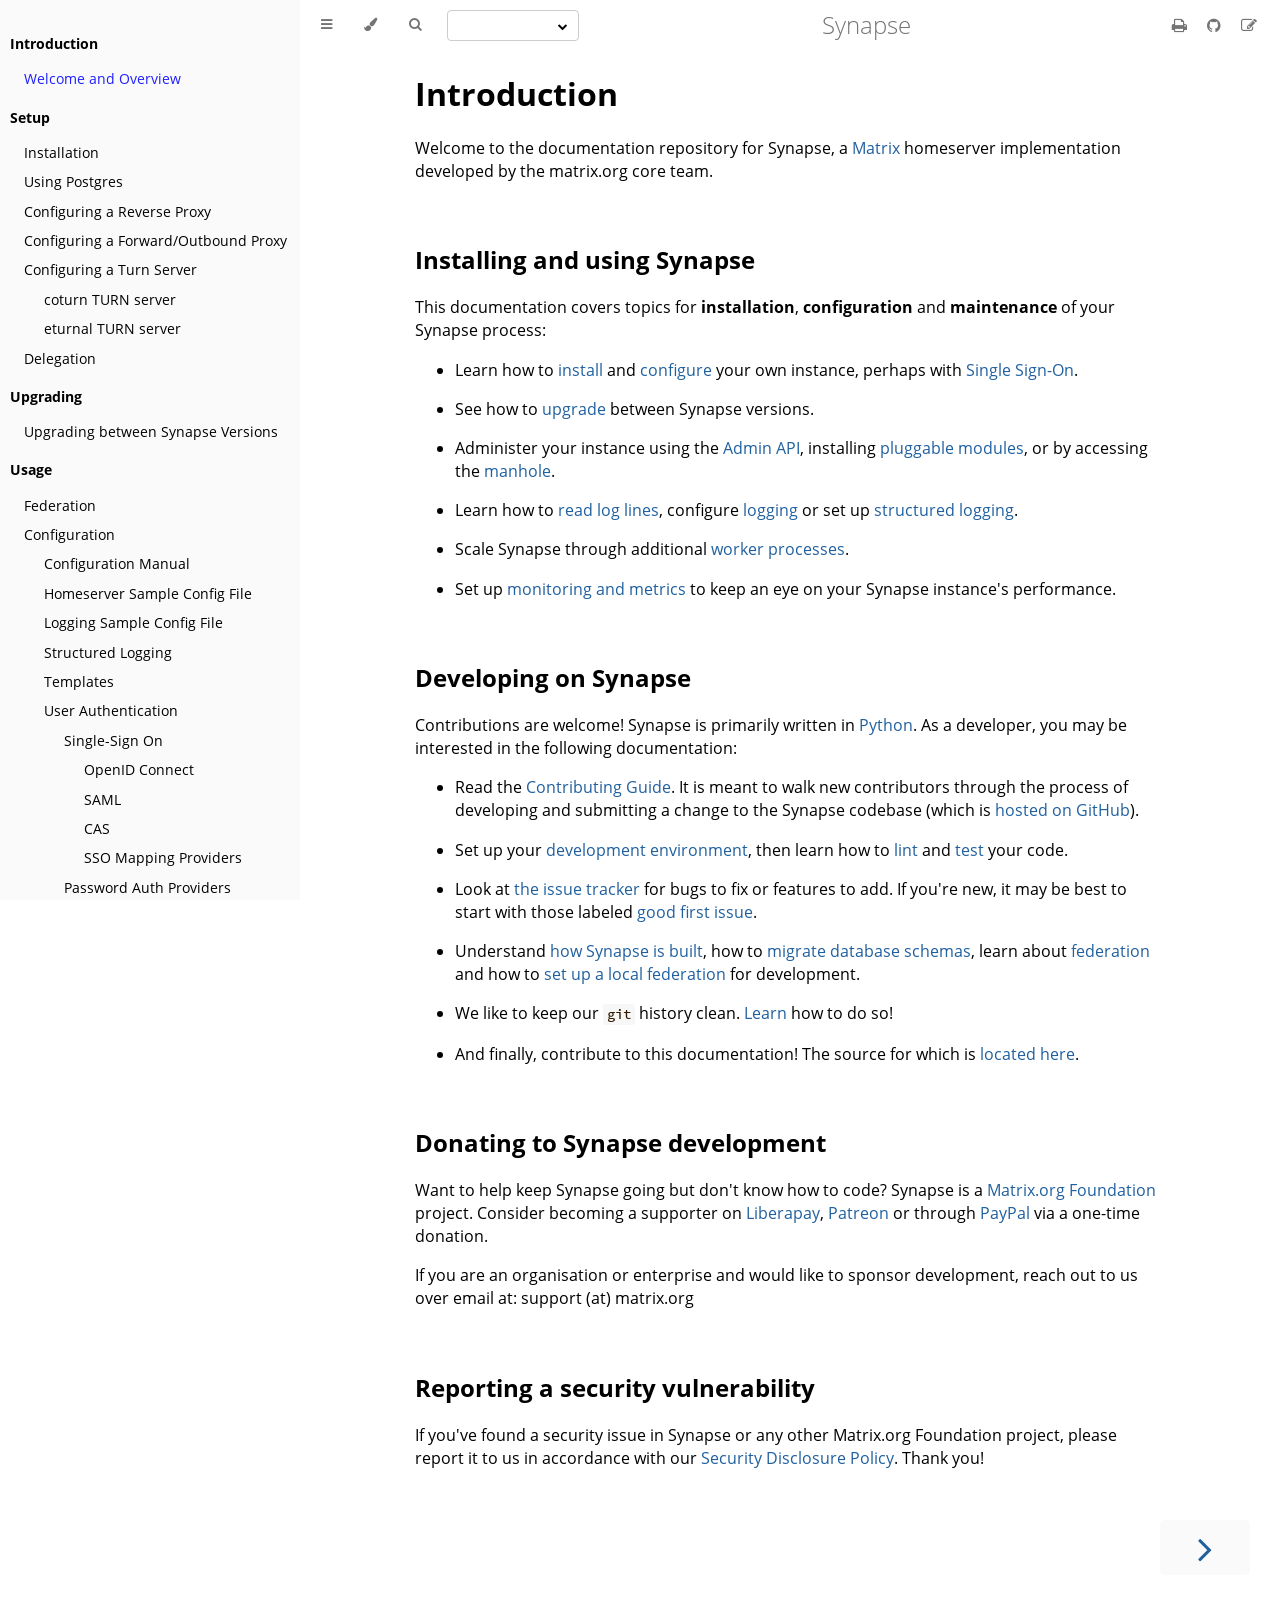
<file: develop/index.html>
<!DOCTYPE HTML>
<html lang="en" class="sidebar-visible no-js light">
    <head>
        <!-- Book generated using mdBook -->
        <meta charset="UTF-8">
        <title>Welcome and Overview - Synapse</title>
        <!-- Custom HTML head -->
        <meta content="text/html; charset=utf-8" http-equiv="Content-Type">
        <meta name="description" content="">
        <meta name="viewport" content="width=device-width, initial-scale=1">
        <meta name="theme-color" content="#ffffff" />

        <link rel="icon" href="favicon.svg">
        <link rel="shortcut icon" href="favicon.png">
        <link rel="stylesheet" href="css/variables.css">
        <link rel="stylesheet" href="css/general.css">
        <link rel="stylesheet" href="css/chrome.css">
        <link rel="stylesheet" href="css/print.css" media="print">
        <!-- Fonts -->
        <link rel="stylesheet" href="FontAwesome/css/font-awesome.css">
        <link rel="stylesheet" href="fonts/fonts.css">
        <!-- Highlight.js Stylesheets -->
        <link rel="stylesheet" href="highlight.css">
        <link rel="stylesheet" href="tomorrow-night.css">
        <link rel="stylesheet" href="ayu-highlight.css">

        <!-- Custom theme stylesheets -->
        <link rel="stylesheet" href="docs/website_files/table-of-contents.css">
        <link rel="stylesheet" href="docs/website_files/remove-nav-buttons.css">
        <link rel="stylesheet" href="docs/website_files/indent-section-headers.css">
        <link rel="stylesheet" href="docs/website_files/version-picker.css">
    </head>
    <body>
        <!-- Provide site root to javascript -->
        <script type="text/javascript">
            var path_to_root = "";
            var default_theme = window.matchMedia("(prefers-color-scheme: dark)").matches ? "navy" : "light";
        </script>

        <!-- Work around some values being stored in localStorage wrapped in quotes -->
        <script type="text/javascript">
            try {
                var theme = localStorage.getItem('mdbook-theme');
                var sidebar = localStorage.getItem('mdbook-sidebar');
                if (theme.startsWith('"') && theme.endsWith('"')) {
                    localStorage.setItem('mdbook-theme', theme.slice(1, theme.length - 1));
                }
                if (sidebar.startsWith('"') && sidebar.endsWith('"')) {
                    localStorage.setItem('mdbook-sidebar', sidebar.slice(1, sidebar.length - 1));
                }
            } catch (e) { }
        </script>

        <!-- Set the theme before any content is loaded, prevents flash -->
        <script type="text/javascript">
            var theme;
            try { theme = localStorage.getItem('mdbook-theme'); } catch(e) { }
            if (theme === null || theme === undefined) { theme = default_theme; }
            var html = document.querySelector('html');
            html.classList.remove('no-js')
            html.classList.remove('light')
            html.classList.add(theme);
            html.classList.add('js');
        </script>

        <!-- Hide / unhide sidebar before it is displayed -->
        <script type="text/javascript">
            var html = document.querySelector('html');
            var sidebar = 'hidden';
            if (document.body.clientWidth >= 1080) {
                try { sidebar = localStorage.getItem('mdbook-sidebar'); } catch(e) { }
                sidebar = sidebar || 'visible';
            }
            html.classList.remove('sidebar-visible');
            html.classList.add("sidebar-" + sidebar);
        </script>

        <nav id="sidebar" class="sidebar" aria-label="Table of contents">
            <div class="sidebar-scrollbox">
                <ol class="chapter"><li class="chapter-item expanded affix "><li class="part-title">Introduction</li><li class="chapter-item expanded "><a href="welcome_and_overview.html" class="active">Welcome and Overview</a></li><li class="chapter-item expanded affix "><li class="part-title">Setup</li><li class="chapter-item expanded "><a href="setup/installation.html">Installation</a></li><li class="chapter-item expanded "><a href="postgres.html">Using Postgres</a></li><li class="chapter-item expanded "><a href="reverse_proxy.html">Configuring a Reverse Proxy</a></li><li class="chapter-item expanded "><a href="setup/forward_proxy.html">Configuring a Forward/Outbound Proxy</a></li><li class="chapter-item expanded "><a href="turn-howto.html">Configuring a Turn Server</a></li><li><ol class="section"><li class="chapter-item expanded "><a href="setup/turn/coturn.html">coturn TURN server</a></li><li class="chapter-item expanded "><a href="setup/turn/eturnal.html">eturnal TURN server</a></li></ol></li><li class="chapter-item expanded "><a href="delegate.html">Delegation</a></li><li class="chapter-item expanded affix "><li class="part-title">Upgrading</li><li class="chapter-item expanded "><a href="upgrade.html">Upgrading between Synapse Versions</a></li><li class="chapter-item expanded affix "><li class="part-title">Usage</li><li class="chapter-item expanded "><a href="federate.html">Federation</a></li><li class="chapter-item expanded "><a href="usage/configuration/index.html">Configuration</a></li><li><ol class="section"><li class="chapter-item expanded "><a href="usage/configuration/config_documentation.html">Configuration Manual</a></li><li class="chapter-item expanded "><a href="usage/configuration/homeserver_sample_config.html">Homeserver Sample Config File</a></li><li class="chapter-item expanded "><a href="usage/configuration/logging_sample_config.html">Logging Sample Config File</a></li><li class="chapter-item expanded "><a href="structured_logging.html">Structured Logging</a></li><li class="chapter-item expanded "><a href="templates.html">Templates</a></li><li class="chapter-item expanded "><a href="usage/configuration/user_authentication/index.html">User Authentication</a></li><li><ol class="section"><li class="chapter-item expanded "><a href="usage/configuration/user_authentication/single_sign_on/index.html">Single-Sign On</a></li><li><ol class="section"><li class="chapter-item expanded "><a href="openid.html">OpenID Connect</a></li><li class="chapter-item expanded "><a href="usage/configuration/user_authentication/single_sign_on/saml.html">SAML</a></li><li class="chapter-item expanded "><a href="usage/configuration/user_authentication/single_sign_on/cas.html">CAS</a></li><li class="chapter-item expanded "><a href="sso_mapping_providers.html">SSO Mapping Providers</a></li></ol></li><li class="chapter-item expanded "><a href="password_auth_providers.html">Password Auth Providers</a></li><li class="chapter-item expanded "><a href="jwt.html">JSON Web Tokens</a></li><li class="chapter-item expanded "><a href="usage/configuration/user_authentication/refresh_tokens.html">Refresh Tokens</a></li></ol></li><li class="chapter-item expanded "><a href="CAPTCHA_SETUP.html">Registration Captcha</a></li><li class="chapter-item expanded "><a href="application_services.html">Application Services</a></li><li class="chapter-item expanded "><a href="server_notices.html">Server Notices</a></li><li class="chapter-item expanded "><a href="consent_tracking.html">Consent Tracking</a></li><li class="chapter-item expanded "><a href="user_directory.html">User Directory</a></li><li class="chapter-item expanded "><a href="message_retention_policies.html">Message Retention Policies</a></li><li class="chapter-item expanded "><a href="modules/index.html">Pluggable Modules</a></li><li><ol class="section"><li class="chapter-item expanded "><a href="modules/writing_a_module.html">Writing a module</a></li><li><ol class="section"><li class="chapter-item expanded "><a href="modules/spam_checker_callbacks.html">Spam checker callbacks</a></li><li class="chapter-item expanded "><a href="modules/third_party_rules_callbacks.html">Third-party rules callbacks</a></li><li class="chapter-item expanded "><a href="modules/presence_router_callbacks.html">Presence router callbacks</a></li><li class="chapter-item expanded "><a href="modules/account_validity_callbacks.html">Account validity callbacks</a></li><li class="chapter-item expanded "><a href="modules/password_auth_provider_callbacks.html">Password auth provider callbacks</a></li><li class="chapter-item expanded "><a href="modules/background_update_controller_callbacks.html">Background update controller callbacks</a></li><li class="chapter-item expanded "><a href="modules/account_data_callbacks.html">Account data callbacks</a></li><li class="chapter-item expanded "><a href="modules/add_extra_fields_to_client_events_unsigned.html">Add extra fields to client events unsigned section callbacks</a></li><li class="chapter-item expanded "><a href="modules/porting_legacy_module.html">Porting a legacy module to the new interface</a></li></ol></li></ol></li><li class="chapter-item expanded "><a href="workers.html">Workers</a></li><li><ol class="section"><li class="chapter-item expanded "><a href="synctl_workers.html">Using synctl with Workers</a></li><li class="chapter-item expanded "><a href="systemd-with-workers/index.html">Systemd</a></li></ol></li></ol></li><li class="chapter-item expanded "><a href="usage/administration/index.html">Administration</a></li><li><ol class="section"><li class="chapter-item expanded "><a href="usage/administration/admin_api/index.html">Admin API</a></li><li><ol class="section"><li class="chapter-item expanded "><a href="admin_api/account_validity.html">Account Validity</a></li><li class="chapter-item expanded "><a href="usage/administration/admin_api/background_updates.html">Background Updates</a></li><li class="chapter-item expanded "><a href="admin_api/event_reports.html">Event Reports</a></li><li class="chapter-item expanded "><a href="admin_api/experimental_features.html">Experimental Features</a></li><li class="chapter-item expanded "><a href="admin_api/media_admin_api.html">Media</a></li><li class="chapter-item expanded "><a href="admin_api/purge_history_api.html">Purge History</a></li><li class="chapter-item expanded "><a href="admin_api/register_api.html">Register Users</a></li><li class="chapter-item expanded "><a href="usage/administration/admin_api/registration_tokens.html">Registration Tokens</a></li><li class="chapter-item expanded "><a href="admin_api/room_membership.html">Manipulate Room Membership</a></li><li class="chapter-item expanded "><a href="admin_api/rooms.html">Rooms</a></li><li class="chapter-item expanded "><a href="admin_api/server_notices.html">Server Notices</a></li><li class="chapter-item expanded "><a href="admin_api/statistics.html">Statistics</a></li><li class="chapter-item expanded "><a href="admin_api/user_admin_api.html">Users</a></li><li class="chapter-item expanded "><a href="admin_api/version_api.html">Server Version</a></li><li class="chapter-item expanded "><a href="usage/administration/admin_api/federation.html">Federation</a></li></ol></li><li class="chapter-item expanded "><a href="manhole.html">Manhole</a></li><li class="chapter-item expanded "><a href="metrics-howto.html">Monitoring</a></li><li><ol class="section"><li class="chapter-item expanded "><a href="usage/administration/monitoring/reporting_homeserver_usage_statistics.html">Reporting Homeserver Usage Statistics</a></li></ol></li><li class="chapter-item expanded "><a href="usage/administration/monthly_active_users.html">Monthly Active Users</a></li><li class="chapter-item expanded "><a href="usage/administration/understanding_synapse_through_grafana_graphs.html">Understanding Synapse Through Grafana Graphs</a></li><li class="chapter-item expanded "><a href="usage/administration/useful_sql_for_admins.html">Useful SQL for Admins</a></li><li class="chapter-item expanded "><a href="usage/administration/database_maintenance_tools.html">Database Maintenance Tools</a></li><li class="chapter-item expanded "><a href="usage/administration/state_groups.html">State Groups</a></li><li class="chapter-item expanded "><a href="usage/administration/request_log.html">Request log format</a></li><li class="chapter-item expanded "><a href="usage/administration/admin_faq.html">Admin FAQ</a></li><li class="chapter-item expanded "><div>Scripts</div></li></ol></li><li class="chapter-item expanded "><li class="part-title">Development</li><li class="chapter-item expanded "><a href="development/contributing_guide.html">Contributing Guide</a></li><li class="chapter-item expanded "><a href="code_style.html">Code Style</a></li><li class="chapter-item expanded "><a href="development/reviews.html">Reviewing Code</a></li><li class="chapter-item expanded "><a href="development/releases.html">Release Cycle</a></li><li class="chapter-item expanded "><a href="development/git.html">Git Usage</a></li><li class="chapter-item expanded "><div>Testing</div></li><li><ol class="section"><li class="chapter-item expanded "><a href="development/demo.html">Demo scripts</a></li></ol></li><li class="chapter-item expanded "><a href="opentracing.html">OpenTracing</a></li><li class="chapter-item expanded "><a href="development/database_schema.html">Database Schemas</a></li><li class="chapter-item expanded "><a href="development/experimental_features.html">Experimental features</a></li><li class="chapter-item expanded "><a href="development/dependencies.html">Dependency management</a></li><li class="chapter-item expanded "><div>Synapse Architecture</div></li><li><ol class="section"><li class="chapter-item expanded "><a href="development/synapse_architecture/cancellation.html">Cancellation</a></li><li class="chapter-item expanded "><a href="log_contexts.html">Log Contexts</a></li><li class="chapter-item expanded "><a href="replication.html">Replication</a></li><li class="chapter-item expanded "><a href="development/synapse_architecture/streams.html">Streams</a></li><li class="chapter-item expanded "><a href="tcp_replication.html">TCP Replication</a></li><li class="chapter-item expanded "><a href="development/synapse_architecture/faster_joins.html">Faster remote joins</a></li></ol></li><li class="chapter-item expanded "><a href="development/internal_documentation/index.html">Internal Documentation</a></li><li><ol class="section"><li class="chapter-item expanded "><div>Single Sign-On</div></li><li><ol class="section"><li class="chapter-item expanded "><a href="development/saml.html">SAML</a></li><li class="chapter-item expanded "><a href="development/cas.html">CAS</a></li></ol></li><li class="chapter-item expanded "><a href="development/room-dag-concepts.html">Room DAG concepts</a></li><li class="chapter-item expanded "><div>State Resolution</div></li><li><ol class="section"><li class="chapter-item expanded "><a href="auth_chain_difference_algorithm.html">The Auth Chain Difference Algorithm</a></li></ol></li><li class="chapter-item expanded "><a href="media_repository.html">Media Repository</a></li><li class="chapter-item expanded "><a href="room_and_user_statistics.html">Room and User Statistics</a></li></ol></li><li class="chapter-item expanded "><div>Scripts</div></li><li class="chapter-item expanded affix "><li class="part-title">Other</li><li class="chapter-item expanded "><a href="deprecation_policy.html">Dependency Deprecation Policy</a></li><li class="chapter-item expanded "><a href="other/running_synapse_on_single_board_computers.html">Running Synapse on a Single-Board Computer</a></li></ol>
            </div>
            <div id="sidebar-resize-handle" class="sidebar-resize-handle"></div>
        </nav>

        <div id="page-wrapper" class="page-wrapper">

            <div class="page">
                <div id="menu-bar-hover-placeholder"></div>
                <div id="menu-bar" class="menu-bar sticky bordered">
                    <div class="left-buttons">
                        <button id="sidebar-toggle" class="icon-button" type="button" title="Toggle Table of Contents" aria-label="Toggle Table of Contents" aria-controls="sidebar">
                            <i class="fa fa-bars"></i>
                        </button>
                        <button id="theme-toggle" class="icon-button" type="button" title="Change theme" aria-label="Change theme" aria-haspopup="true" aria-expanded="false" aria-controls="theme-list">
                            <i class="fa fa-paint-brush"></i>
                        </button>
                        <ul id="theme-list" class="theme-popup" aria-label="Themes" role="menu">
                            <li role="none"><button role="menuitem" class="theme" id="light">Light (default)</button></li>
                            <li role="none"><button role="menuitem" class="theme" id="rust">Rust</button></li>
                            <li role="none"><button role="menuitem" class="theme" id="coal">Coal</button></li>
                            <li role="none"><button role="menuitem" class="theme" id="navy">Navy</button></li>
                            <li role="none"><button role="menuitem" class="theme" id="ayu">Ayu</button></li>
                        </ul>
                        <button id="search-toggle" class="icon-button" type="button" title="Search. (Shortkey: s)" aria-label="Toggle Searchbar" aria-expanded="false" aria-keyshortcuts="S" aria-controls="searchbar">
                            <i class="fa fa-search"></i>
                        </button>
                        <div class="version-picker">
                            <div class="dropdown">
                                <div class="select">
                                    <span></span>
                                    <i class="fa fa-chevron-down"></i>
                                </div>
                                <input type="hidden" name="version">
                                <ul class="dropdown-menu">
                                    <!-- Versions will be added dynamically in version-picker.js -->
                                </ul>
                            </div>
                        </div>
                    </div>

                    <h1 class="menu-title">Synapse</h1>

                    <div class="right-buttons">
                        <a href="print.html" title="Print this book" aria-label="Print this book">
                            <i id="print-button" class="fa fa-print"></i>
                        </a>
                        <a href="https://github.com/matrix-org/synapse" title="Git repository" aria-label="Git repository">
                            <i id="git-repository-button" class="fa fa-github"></i>
                        </a>
                        <a href="https://github.com/matrix-org/synapse/edit/develop/docs/welcome_and_overview.md" title="Suggest an edit" aria-label="Suggest an edit">
                            <i id="git-edit-button" class="fa fa-edit"></i>
                        </a>
                    </div>
                </div>

                <div id="search-wrapper" class="hidden">
                    <form id="searchbar-outer" class="searchbar-outer">
                        <input type="search" id="searchbar" name="searchbar" placeholder="Search this book ..." aria-controls="searchresults-outer" aria-describedby="searchresults-header">
                    </form>
                    <div id="searchresults-outer" class="searchresults-outer hidden">
                        <div id="searchresults-header" class="searchresults-header"></div>
                        <ul id="searchresults">
                        </ul>
                    </div>
                </div>
                <!-- Apply ARIA attributes after the sidebar and the sidebar toggle button are added to the DOM -->
                <script type="text/javascript">
                    document.getElementById('sidebar-toggle').setAttribute('aria-expanded', sidebar === 'visible');
                    document.getElementById('sidebar').setAttribute('aria-hidden', sidebar !== 'visible');
                    Array.from(document.querySelectorAll('#sidebar a')).forEach(function(link) {
                        link.setAttribute('tabIndex', sidebar === 'visible' ? 0 : -1);
                    });
                </script>

                <div id="content" class="content">
                    <main>
                        <!-- Page table of contents -->
                        <div class="sidetoc">
                            <nav class="pagetoc"></nav>
                        </div>

                        <h1 id="introduction"><a class="header" href="#introduction">Introduction</a></h1>
<p>Welcome to the documentation repository for Synapse, a 
<a href="https://matrix.org">Matrix</a> homeserver implementation developed by the matrix.org core 
team.</p>
<h2 id="installing-and-using-synapse"><a class="header" href="#installing-and-using-synapse">Installing and using Synapse</a></h2>
<p>This documentation covers topics for <strong>installation</strong>, <strong>configuration</strong> and
<strong>maintenance</strong> of your Synapse process:</p>
<ul>
<li>
<p>Learn how to <a href="setup/installation.html">install</a> and
<a href="usage/configuration/config_documentation.html">configure</a> your own instance, perhaps with <a href="usage/configuration/user_authentication/index.html">Single
Sign-On</a>.</p>
</li>
<li>
<p>See how to <a href="upgrade.html">upgrade</a> between Synapse versions.</p>
</li>
<li>
<p>Administer your instance using the <a href="usage/administration/admin_api/index.html">Admin
API</a>, installing <a href="modules/index.html">pluggable
modules</a>, or by accessing the <a href="manhole.html">manhole</a>.</p>
</li>
<li>
<p>Learn how to <a href="usage/administration/request_log.html">read log lines</a>, configure
<a href="usage/configuration/logging_sample_config.html">logging</a> or set up <a href="structured_logging.html">structured
logging</a>.</p>
</li>
<li>
<p>Scale Synapse through additional <a href="workers.html">worker processes</a>.</p>
</li>
<li>
<p>Set up <a href="metrics-howto.html">monitoring and metrics</a> to keep an eye on your
Synapse instance's performance.</p>
</li>
</ul>
<h2 id="developing-on-synapse"><a class="header" href="#developing-on-synapse">Developing on Synapse</a></h2>
<p>Contributions are welcome! Synapse is primarily written in
<a href="https://python.org">Python</a>. As a developer, you may be interested in the
following documentation:</p>
<ul>
<li>
<p>Read the <a href="development/contributing_guide.html">Contributing Guide</a>. It is meant
to walk new contributors through the process of developing and submitting a
change to the Synapse codebase (which is <a href="https://github.com/matrix-org/synapse">hosted on
GitHub</a>).</p>
</li>
<li>
<p>Set up your <a href="development/contributing_guide.html#2-what-do-i-need">development
environment</a>, then learn
how to <a href="development/contributing_guide.html#run-the-linters">lint</a> and
<a href="development/contributing_guide.html#8-test-test-test">test</a> your code.</p>
</li>
<li>
<p>Look at <a href="https://github.com/matrix-org/synapse/issues">the issue tracker</a> for
bugs to fix or features to add. If you're new, it may be best to start with
those labeled <a href="https://github.com/matrix-org/synapse/issues?q=is%3Aissue+is%3Aopen+label%3A%22good+first+issue%22">good first
issue</a>.</p>
</li>
<li>
<p>Understand <a href="development/internal_documentation/index.html">how Synapse is
built</a>, how to <a href="development/database_schema.html">migrate
database schemas</a>, learn about
<a href="federate.html">federation</a> and how to <a href="federate.html#running-a-demo-federation-of-synapses">set up a local
federation</a> for development.</p>
</li>
<li>
<p>We like to keep our <code>git</code> history clean. <a href="development/git.html">Learn</a> how to
do so!</p>
</li>
<li>
<p>And finally, contribute to this documentation! The source for which is
<a href="https://github.com/matrix-org/synapse/tree/develop/docs">located here</a>.</p>
</li>
</ul>
<h2 id="donating-to-synapse-development"><a class="header" href="#donating-to-synapse-development">Donating to Synapse development</a></h2>
<p>Want to help keep Synapse going but don't know how to code? Synapse is a
<a href="https://matrix.org">Matrix.org Foundation</a> project. Consider becoming a
supporter on <a href="https://liberapay.com/matrixdotorg">Liberapay</a>,
<a href="https://patreon.com/matrixdotorg">Patreon</a> or through
<a href="https://paypal.me/matrixdotorg">PayPal</a> via a one-time donation.</p>
<p>If you are an organisation or enterprise and would like to sponsor development,
reach out to us over email at: support (at) matrix.org</p>
<h2 id="reporting-a-security-vulnerability"><a class="header" href="#reporting-a-security-vulnerability">Reporting a security vulnerability</a></h2>
<p>If you've found a security issue in Synapse or any other Matrix.org Foundation
project, please report it to us in accordance with our <a href="https://www.matrix.org/security-disclosure-policy/">Security Disclosure
Policy</a>. Thank you!</p>

                    </main>

                    <nav class="nav-wrapper" aria-label="Page navigation">
                        <!-- Mobile navigation buttons -->
                            <a rel="next" href="setup/installation.html" class="mobile-nav-chapters next" title="Next chapter" aria-label="Next chapter" aria-keyshortcuts="Right">
                                <i class="fa fa-angle-right"></i>
                            </a>
                        <div style="clear: both"></div>
                    </nav>
                </div>
            </div>

            <nav class="nav-wide-wrapper" aria-label="Page navigation">
                    <a rel="next" href="setup/installation.html" class="nav-chapters next" title="Next chapter" aria-label="Next chapter" aria-keyshortcuts="Right">
                        <i class="fa fa-angle-right"></i>
                    </a>
            </nav>

        </div>

        <script type="text/javascript">
            window.playground_copyable = true;
        </script>
        <script src="elasticlunr.min.js" type="text/javascript" charset="utf-8"></script>
        <script src="mark.min.js" type="text/javascript" charset="utf-8"></script>
        <script src="searcher.js" type="text/javascript" charset="utf-8"></script>
        <script src="clipboard.min.js" type="text/javascript" charset="utf-8"></script>
        <script src="highlight.js" type="text/javascript" charset="utf-8"></script>
        <script src="book.js" type="text/javascript" charset="utf-8"></script>

        <!-- Custom JS scripts -->
        <script type="text/javascript" src="docs/website_files/table-of-contents.js"></script>
        <script type="text/javascript" src="docs/website_files/version-picker.js"></script>
        <script type="text/javascript" src="docs/website_files/version.js"></script>
    </body>
</html>
</file>
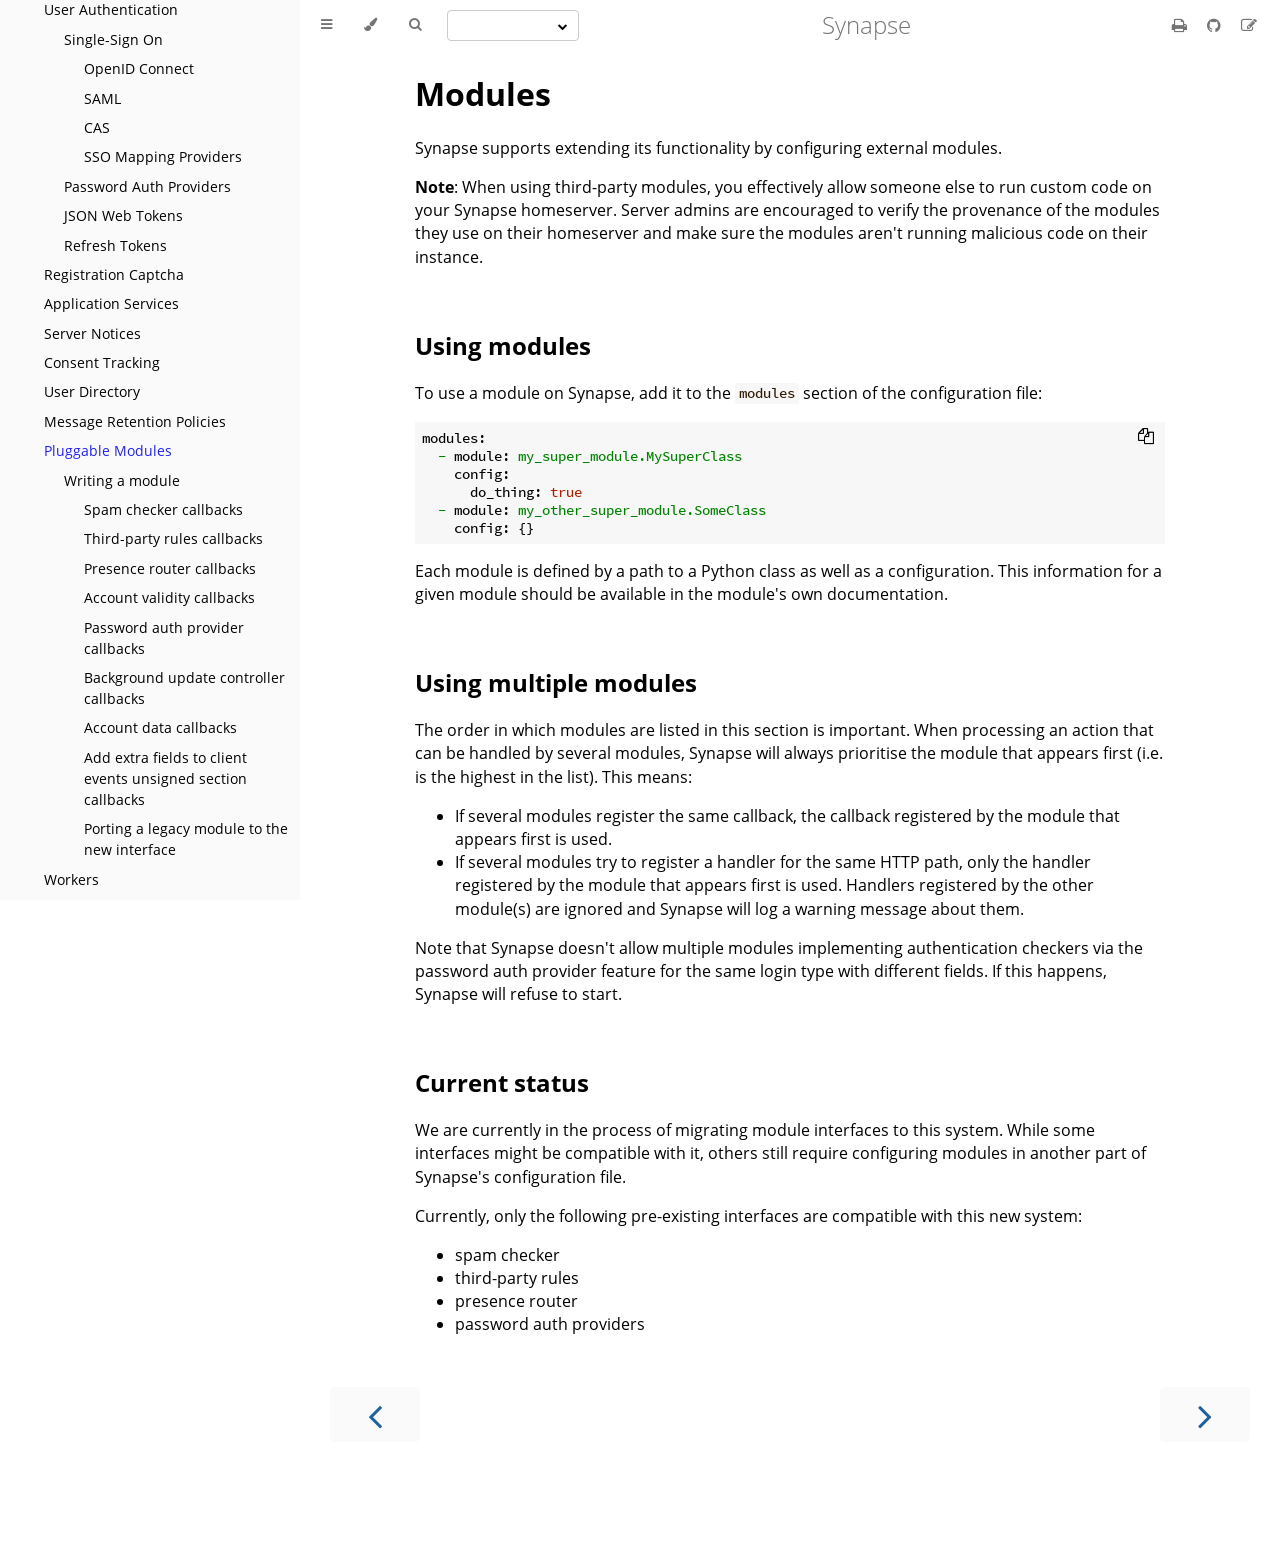
<file: develop/modules/index.html>
<!DOCTYPE HTML>
<html lang="en" class="sidebar-visible no-js light">
    <head>
        <!-- Book generated using mdBook -->
        <meta charset="UTF-8">
        <title>Pluggable Modules - Synapse</title>
        <!-- Custom HTML head -->
        <meta content="text/html; charset=utf-8" http-equiv="Content-Type">
        <meta name="description" content="">
        <meta name="viewport" content="width=device-width, initial-scale=1">
        <meta name="theme-color" content="#ffffff" />

        <link rel="icon" href="../favicon.svg">
        <link rel="shortcut icon" href="../favicon.png">
        <link rel="stylesheet" href="../css/variables.css">
        <link rel="stylesheet" href="../css/general.css">
        <link rel="stylesheet" href="../css/chrome.css">
        <link rel="stylesheet" href="../css/print.css" media="print">
        <!-- Fonts -->
        <link rel="stylesheet" href="../FontAwesome/css/font-awesome.css">
        <link rel="stylesheet" href="../fonts/fonts.css">
        <!-- Highlight.js Stylesheets -->
        <link rel="stylesheet" href="../highlight.css">
        <link rel="stylesheet" href="../tomorrow-night.css">
        <link rel="stylesheet" href="../ayu-highlight.css">

        <!-- Custom theme stylesheets -->
        <link rel="stylesheet" href="../docs/website_files/table-of-contents.css">
        <link rel="stylesheet" href="../docs/website_files/remove-nav-buttons.css">
        <link rel="stylesheet" href="../docs/website_files/indent-section-headers.css">
        <link rel="stylesheet" href="../docs/website_files/version-picker.css">
    </head>
    <body>
        <!-- Provide site root to javascript -->
        <script type="text/javascript">
            var path_to_root = "../";
            var default_theme = window.matchMedia("(prefers-color-scheme: dark)").matches ? "navy" : "light";
        </script>

        <!-- Work around some values being stored in localStorage wrapped in quotes -->
        <script type="text/javascript">
            try {
                var theme = localStorage.getItem('mdbook-theme');
                var sidebar = localStorage.getItem('mdbook-sidebar');
                if (theme.startsWith('"') && theme.endsWith('"')) {
                    localStorage.setItem('mdbook-theme', theme.slice(1, theme.length - 1));
                }
                if (sidebar.startsWith('"') && sidebar.endsWith('"')) {
                    localStorage.setItem('mdbook-sidebar', sidebar.slice(1, sidebar.length - 1));
                }
            } catch (e) { }
        </script>

        <!-- Set the theme before any content is loaded, prevents flash -->
        <script type="text/javascript">
            var theme;
            try { theme = localStorage.getItem('mdbook-theme'); } catch(e) { }
            if (theme === null || theme === undefined) { theme = default_theme; }
            var html = document.querySelector('html');
            html.classList.remove('no-js')
            html.classList.remove('light')
            html.classList.add(theme);
            html.classList.add('js');
        </script>

        <!-- Hide / unhide sidebar before it is displayed -->
        <script type="text/javascript">
            var html = document.querySelector('html');
            var sidebar = 'hidden';
            if (document.body.clientWidth >= 1080) {
                try { sidebar = localStorage.getItem('mdbook-sidebar'); } catch(e) { }
                sidebar = sidebar || 'visible';
            }
            html.classList.remove('sidebar-visible');
            html.classList.add("sidebar-" + sidebar);
        </script>

        <nav id="sidebar" class="sidebar" aria-label="Table of contents">
            <div class="sidebar-scrollbox">
                <ol class="chapter"><li class="chapter-item expanded affix "><li class="part-title">Introduction</li><li class="chapter-item expanded "><a href="../welcome_and_overview.html">Welcome and Overview</a></li><li class="chapter-item expanded affix "><li class="part-title">Setup</li><li class="chapter-item expanded "><a href="../setup/installation.html">Installation</a></li><li class="chapter-item expanded "><a href="../postgres.html">Using Postgres</a></li><li class="chapter-item expanded "><a href="../reverse_proxy.html">Configuring a Reverse Proxy</a></li><li class="chapter-item expanded "><a href="../setup/forward_proxy.html">Configuring a Forward/Outbound Proxy</a></li><li class="chapter-item expanded "><a href="../turn-howto.html">Configuring a Turn Server</a></li><li><ol class="section"><li class="chapter-item expanded "><a href="../setup/turn/coturn.html">coturn TURN server</a></li><li class="chapter-item expanded "><a href="../setup/turn/eturnal.html">eturnal TURN server</a></li></ol></li><li class="chapter-item expanded "><a href="../delegate.html">Delegation</a></li><li class="chapter-item expanded affix "><li class="part-title">Upgrading</li><li class="chapter-item expanded "><a href="../upgrade.html">Upgrading between Synapse Versions</a></li><li class="chapter-item expanded affix "><li class="part-title">Usage</li><li class="chapter-item expanded "><a href="../federate.html">Federation</a></li><li class="chapter-item expanded "><a href="../usage/configuration/index.html">Configuration</a></li><li><ol class="section"><li class="chapter-item expanded "><a href="../usage/configuration/config_documentation.html">Configuration Manual</a></li><li class="chapter-item expanded "><a href="../usage/configuration/homeserver_sample_config.html">Homeserver Sample Config File</a></li><li class="chapter-item expanded "><a href="../usage/configuration/logging_sample_config.html">Logging Sample Config File</a></li><li class="chapter-item expanded "><a href="../structured_logging.html">Structured Logging</a></li><li class="chapter-item expanded "><a href="../templates.html">Templates</a></li><li class="chapter-item expanded "><a href="../usage/configuration/user_authentication/index.html">User Authentication</a></li><li><ol class="section"><li class="chapter-item expanded "><a href="../usage/configuration/user_authentication/single_sign_on/index.html">Single-Sign On</a></li><li><ol class="section"><li class="chapter-item expanded "><a href="../openid.html">OpenID Connect</a></li><li class="chapter-item expanded "><a href="../usage/configuration/user_authentication/single_sign_on/saml.html">SAML</a></li><li class="chapter-item expanded "><a href="../usage/configuration/user_authentication/single_sign_on/cas.html">CAS</a></li><li class="chapter-item expanded "><a href="../sso_mapping_providers.html">SSO Mapping Providers</a></li></ol></li><li class="chapter-item expanded "><a href="../password_auth_providers.html">Password Auth Providers</a></li><li class="chapter-item expanded "><a href="../jwt.html">JSON Web Tokens</a></li><li class="chapter-item expanded "><a href="../usage/configuration/user_authentication/refresh_tokens.html">Refresh Tokens</a></li></ol></li><li class="chapter-item expanded "><a href="../CAPTCHA_SETUP.html">Registration Captcha</a></li><li class="chapter-item expanded "><a href="../application_services.html">Application Services</a></li><li class="chapter-item expanded "><a href="../server_notices.html">Server Notices</a></li><li class="chapter-item expanded "><a href="../consent_tracking.html">Consent Tracking</a></li><li class="chapter-item expanded "><a href="../user_directory.html">User Directory</a></li><li class="chapter-item expanded "><a href="../message_retention_policies.html">Message Retention Policies</a></li><li class="chapter-item expanded "><a href="../modules/index.html" class="active">Pluggable Modules</a></li><li><ol class="section"><li class="chapter-item expanded "><a href="../modules/writing_a_module.html">Writing a module</a></li><li><ol class="section"><li class="chapter-item expanded "><a href="../modules/spam_checker_callbacks.html">Spam checker callbacks</a></li><li class="chapter-item expanded "><a href="../modules/third_party_rules_callbacks.html">Third-party rules callbacks</a></li><li class="chapter-item expanded "><a href="../modules/presence_router_callbacks.html">Presence router callbacks</a></li><li class="chapter-item expanded "><a href="../modules/account_validity_callbacks.html">Account validity callbacks</a></li><li class="chapter-item expanded "><a href="../modules/password_auth_provider_callbacks.html">Password auth provider callbacks</a></li><li class="chapter-item expanded "><a href="../modules/background_update_controller_callbacks.html">Background update controller callbacks</a></li><li class="chapter-item expanded "><a href="../modules/account_data_callbacks.html">Account data callbacks</a></li><li class="chapter-item expanded "><a href="../modules/add_extra_fields_to_client_events_unsigned.html">Add extra fields to client events unsigned section callbacks</a></li><li class="chapter-item expanded "><a href="../modules/porting_legacy_module.html">Porting a legacy module to the new interface</a></li></ol></li></ol></li><li class="chapter-item expanded "><a href="../workers.html">Workers</a></li><li><ol class="section"><li class="chapter-item expanded "><a href="../synctl_workers.html">Using synctl with Workers</a></li><li class="chapter-item expanded "><a href="../systemd-with-workers/index.html">Systemd</a></li></ol></li></ol></li><li class="chapter-item expanded "><a href="../usage/administration/index.html">Administration</a></li><li><ol class="section"><li class="chapter-item expanded "><a href="../usage/administration/admin_api/index.html">Admin API</a></li><li><ol class="section"><li class="chapter-item expanded "><a href="../admin_api/account_validity.html">Account Validity</a></li><li class="chapter-item expanded "><a href="../usage/administration/admin_api/background_updates.html">Background Updates</a></li><li class="chapter-item expanded "><a href="../admin_api/event_reports.html">Event Reports</a></li><li class="chapter-item expanded "><a href="../admin_api/experimental_features.html">Experimental Features</a></li><li class="chapter-item expanded "><a href="../admin_api/media_admin_api.html">Media</a></li><li class="chapter-item expanded "><a href="../admin_api/purge_history_api.html">Purge History</a></li><li class="chapter-item expanded "><a href="../admin_api/register_api.html">Register Users</a></li><li class="chapter-item expanded "><a href="../usage/administration/admin_api/registration_tokens.html">Registration Tokens</a></li><li class="chapter-item expanded "><a href="../admin_api/room_membership.html">Manipulate Room Membership</a></li><li class="chapter-item expanded "><a href="../admin_api/rooms.html">Rooms</a></li><li class="chapter-item expanded "><a href="../admin_api/server_notices.html">Server Notices</a></li><li class="chapter-item expanded "><a href="../admin_api/statistics.html">Statistics</a></li><li class="chapter-item expanded "><a href="../admin_api/user_admin_api.html">Users</a></li><li class="chapter-item expanded "><a href="../admin_api/version_api.html">Server Version</a></li><li class="chapter-item expanded "><a href="../usage/administration/admin_api/federation.html">Federation</a></li></ol></li><li class="chapter-item expanded "><a href="../manhole.html">Manhole</a></li><li class="chapter-item expanded "><a href="../metrics-howto.html">Monitoring</a></li><li><ol class="section"><li class="chapter-item expanded "><a href="../usage/administration/monitoring/reporting_homeserver_usage_statistics.html">Reporting Homeserver Usage Statistics</a></li></ol></li><li class="chapter-item expanded "><a href="../usage/administration/monthly_active_users.html">Monthly Active Users</a></li><li class="chapter-item expanded "><a href="../usage/administration/understanding_synapse_through_grafana_graphs.html">Understanding Synapse Through Grafana Graphs</a></li><li class="chapter-item expanded "><a href="../usage/administration/useful_sql_for_admins.html">Useful SQL for Admins</a></li><li class="chapter-item expanded "><a href="../usage/administration/database_maintenance_tools.html">Database Maintenance Tools</a></li><li class="chapter-item expanded "><a href="../usage/administration/state_groups.html">State Groups</a></li><li class="chapter-item expanded "><a href="../usage/administration/request_log.html">Request log format</a></li><li class="chapter-item expanded "><a href="../usage/administration/admin_faq.html">Admin FAQ</a></li><li class="chapter-item expanded "><div>Scripts</div></li></ol></li><li class="chapter-item expanded "><li class="part-title">Development</li><li class="chapter-item expanded "><a href="../development/contributing_guide.html">Contributing Guide</a></li><li class="chapter-item expanded "><a href="../code_style.html">Code Style</a></li><li class="chapter-item expanded "><a href="../development/reviews.html">Reviewing Code</a></li><li class="chapter-item expanded "><a href="../development/releases.html">Release Cycle</a></li><li class="chapter-item expanded "><a href="../development/git.html">Git Usage</a></li><li class="chapter-item expanded "><div>Testing</div></li><li><ol class="section"><li class="chapter-item expanded "><a href="../development/demo.html">Demo scripts</a></li></ol></li><li class="chapter-item expanded "><a href="../opentracing.html">OpenTracing</a></li><li class="chapter-item expanded "><a href="../development/database_schema.html">Database Schemas</a></li><li class="chapter-item expanded "><a href="../development/experimental_features.html">Experimental features</a></li><li class="chapter-item expanded "><a href="../development/dependencies.html">Dependency management</a></li><li class="chapter-item expanded "><div>Synapse Architecture</div></li><li><ol class="section"><li class="chapter-item expanded "><a href="../development/synapse_architecture/cancellation.html">Cancellation</a></li><li class="chapter-item expanded "><a href="../log_contexts.html">Log Contexts</a></li><li class="chapter-item expanded "><a href="../replication.html">Replication</a></li><li class="chapter-item expanded "><a href="../development/synapse_architecture/streams.html">Streams</a></li><li class="chapter-item expanded "><a href="../tcp_replication.html">TCP Replication</a></li><li class="chapter-item expanded "><a href="../development/synapse_architecture/faster_joins.html">Faster remote joins</a></li></ol></li><li class="chapter-item expanded "><a href="../development/internal_documentation/index.html">Internal Documentation</a></li><li><ol class="section"><li class="chapter-item expanded "><div>Single Sign-On</div></li><li><ol class="section"><li class="chapter-item expanded "><a href="../development/saml.html">SAML</a></li><li class="chapter-item expanded "><a href="../development/cas.html">CAS</a></li></ol></li><li class="chapter-item expanded "><a href="../development/room-dag-concepts.html">Room DAG concepts</a></li><li class="chapter-item expanded "><div>State Resolution</div></li><li><ol class="section"><li class="chapter-item expanded "><a href="../auth_chain_difference_algorithm.html">The Auth Chain Difference Algorithm</a></li></ol></li><li class="chapter-item expanded "><a href="../media_repository.html">Media Repository</a></li><li class="chapter-item expanded "><a href="../room_and_user_statistics.html">Room and User Statistics</a></li></ol></li><li class="chapter-item expanded "><div>Scripts</div></li><li class="chapter-item expanded affix "><li class="part-title">Other</li><li class="chapter-item expanded "><a href="../deprecation_policy.html">Dependency Deprecation Policy</a></li><li class="chapter-item expanded "><a href="../other/running_synapse_on_single_board_computers.html">Running Synapse on a Single-Board Computer</a></li></ol>
            </div>
            <div id="sidebar-resize-handle" class="sidebar-resize-handle"></div>
        </nav>

        <div id="page-wrapper" class="page-wrapper">

            <div class="page">
                <div id="menu-bar-hover-placeholder"></div>
                <div id="menu-bar" class="menu-bar sticky bordered">
                    <div class="left-buttons">
                        <button id="sidebar-toggle" class="icon-button" type="button" title="Toggle Table of Contents" aria-label="Toggle Table of Contents" aria-controls="sidebar">
                            <i class="fa fa-bars"></i>
                        </button>
                        <button id="theme-toggle" class="icon-button" type="button" title="Change theme" aria-label="Change theme" aria-haspopup="true" aria-expanded="false" aria-controls="theme-list">
                            <i class="fa fa-paint-brush"></i>
                        </button>
                        <ul id="theme-list" class="theme-popup" aria-label="Themes" role="menu">
                            <li role="none"><button role="menuitem" class="theme" id="light">Light (default)</button></li>
                            <li role="none"><button role="menuitem" class="theme" id="rust">Rust</button></li>
                            <li role="none"><button role="menuitem" class="theme" id="coal">Coal</button></li>
                            <li role="none"><button role="menuitem" class="theme" id="navy">Navy</button></li>
                            <li role="none"><button role="menuitem" class="theme" id="ayu">Ayu</button></li>
                        </ul>
                        <button id="search-toggle" class="icon-button" type="button" title="Search. (Shortkey: s)" aria-label="Toggle Searchbar" aria-expanded="false" aria-keyshortcuts="S" aria-controls="searchbar">
                            <i class="fa fa-search"></i>
                        </button>
                        <div class="version-picker">
                            <div class="dropdown">
                                <div class="select">
                                    <span></span>
                                    <i class="fa fa-chevron-down"></i>
                                </div>
                                <input type="hidden" name="version">
                                <ul class="dropdown-menu">
                                    <!-- Versions will be added dynamically in version-picker.js -->
                                </ul>
                            </div>
                        </div>
                    </div>

                    <h1 class="menu-title">Synapse</h1>

                    <div class="right-buttons">
                        <a href="../print.html" title="Print this book" aria-label="Print this book">
                            <i id="print-button" class="fa fa-print"></i>
                        </a>
                        <a href="https://github.com/matrix-org/synapse" title="Git repository" aria-label="Git repository">
                            <i id="git-repository-button" class="fa fa-github"></i>
                        </a>
                        <a href="https://github.com/matrix-org/synapse/edit/develop/docs/modules/index.md" title="Suggest an edit" aria-label="Suggest an edit">
                            <i id="git-edit-button" class="fa fa-edit"></i>
                        </a>
                    </div>
                </div>

                <div id="search-wrapper" class="hidden">
                    <form id="searchbar-outer" class="searchbar-outer">
                        <input type="search" id="searchbar" name="searchbar" placeholder="Search this book ..." aria-controls="searchresults-outer" aria-describedby="searchresults-header">
                    </form>
                    <div id="searchresults-outer" class="searchresults-outer hidden">
                        <div id="searchresults-header" class="searchresults-header"></div>
                        <ul id="searchresults">
                        </ul>
                    </div>
                </div>
                <!-- Apply ARIA attributes after the sidebar and the sidebar toggle button are added to the DOM -->
                <script type="text/javascript">
                    document.getElementById('sidebar-toggle').setAttribute('aria-expanded', sidebar === 'visible');
                    document.getElementById('sidebar').setAttribute('aria-hidden', sidebar !== 'visible');
                    Array.from(document.querySelectorAll('#sidebar a')).forEach(function(link) {
                        link.setAttribute('tabIndex', sidebar === 'visible' ? 0 : -1);
                    });
                </script>

                <div id="content" class="content">
                    <main>
                        <!-- Page table of contents -->
                        <div class="sidetoc">
                            <nav class="pagetoc"></nav>
                        </div>

                        <h1 id="modules"><a class="header" href="#modules">Modules</a></h1>
<p>Synapse supports extending its functionality by configuring external modules.</p>
<p><strong>Note</strong>: When using third-party modules, you effectively allow someone else to run
custom code on your Synapse homeserver. Server admins are encouraged to verify the
provenance of the modules they use on their homeserver and make sure the modules aren't
running malicious code on their instance.</p>
<h2 id="using-modules"><a class="header" href="#using-modules">Using modules</a></h2>
<p>To use a module on Synapse, add it to the <code>modules</code> section of the configuration file:</p>
<pre><code class="language-yaml">modules:
  - module: my_super_module.MySuperClass
    config:
      do_thing: true
  - module: my_other_super_module.SomeClass
    config: {}
</code></pre>
<p>Each module is defined by a path to a Python class as well as a configuration. This
information for a given module should be available in the module's own documentation.</p>
<h2 id="using-multiple-modules"><a class="header" href="#using-multiple-modules">Using multiple modules</a></h2>
<p>The order in which modules are listed in this section is important. When processing an
action that can be handled by several modules, Synapse will always prioritise the module
that appears first (i.e. is the highest in the list). This means:</p>
<ul>
<li>If several modules register the same callback, the callback registered by the module
that appears first is used.</li>
<li>If several modules try to register a handler for the same HTTP path, only the handler
registered by the module that appears first is used. Handlers registered by the other
module(s) are ignored and Synapse will log a warning message about them.</li>
</ul>
<p>Note that Synapse doesn't allow multiple modules implementing authentication checkers via
the password auth provider feature for the same login type with different fields. If this
happens, Synapse will refuse to start.</p>
<h2 id="current-status"><a class="header" href="#current-status">Current status</a></h2>
<p>We are currently in the process of migrating module interfaces to this system. While some
interfaces might be compatible with it, others still require configuring modules in
another part of Synapse's configuration file.</p>
<p>Currently, only the following pre-existing interfaces are compatible with this new system:</p>
<ul>
<li>spam checker</li>
<li>third-party rules</li>
<li>presence router</li>
<li>password auth providers</li>
</ul>

                    </main>

                    <nav class="nav-wrapper" aria-label="Page navigation">
                        <!-- Mobile navigation buttons -->
                            <a rel="prev" href="../message_retention_policies.html" class="mobile-nav-chapters previous" title="Previous chapter" aria-label="Previous chapter" aria-keyshortcuts="Left">
                                <i class="fa fa-angle-left"></i>
                            </a>
                            <a rel="next" href="../modules/writing_a_module.html" class="mobile-nav-chapters next" title="Next chapter" aria-label="Next chapter" aria-keyshortcuts="Right">
                                <i class="fa fa-angle-right"></i>
                            </a>
                        <div style="clear: both"></div>
                    </nav>
                </div>
            </div>

            <nav class="nav-wide-wrapper" aria-label="Page navigation">
                    <a rel="prev" href="../message_retention_policies.html" class="nav-chapters previous" title="Previous chapter" aria-label="Previous chapter" aria-keyshortcuts="Left">
                        <i class="fa fa-angle-left"></i>
                    </a>
                    <a rel="next" href="../modules/writing_a_module.html" class="nav-chapters next" title="Next chapter" aria-label="Next chapter" aria-keyshortcuts="Right">
                        <i class="fa fa-angle-right"></i>
                    </a>
            </nav>

        </div>

        <script type="text/javascript">
            window.playground_copyable = true;
        </script>
        <script src="../elasticlunr.min.js" type="text/javascript" charset="utf-8"></script>
        <script src="../mark.min.js" type="text/javascript" charset="utf-8"></script>
        <script src="../searcher.js" type="text/javascript" charset="utf-8"></script>
        <script src="../clipboard.min.js" type="text/javascript" charset="utf-8"></script>
        <script src="../highlight.js" type="text/javascript" charset="utf-8"></script>
        <script src="../book.js" type="text/javascript" charset="utf-8"></script>

        <!-- Custom JS scripts -->
        <script type="text/javascript" src="../docs/website_files/table-of-contents.js"></script>
        <script type="text/javascript" src="../docs/website_files/version-picker.js"></script>
        <script type="text/javascript" src="../docs/website_files/version.js"></script>
    </body>
</html>
</file>
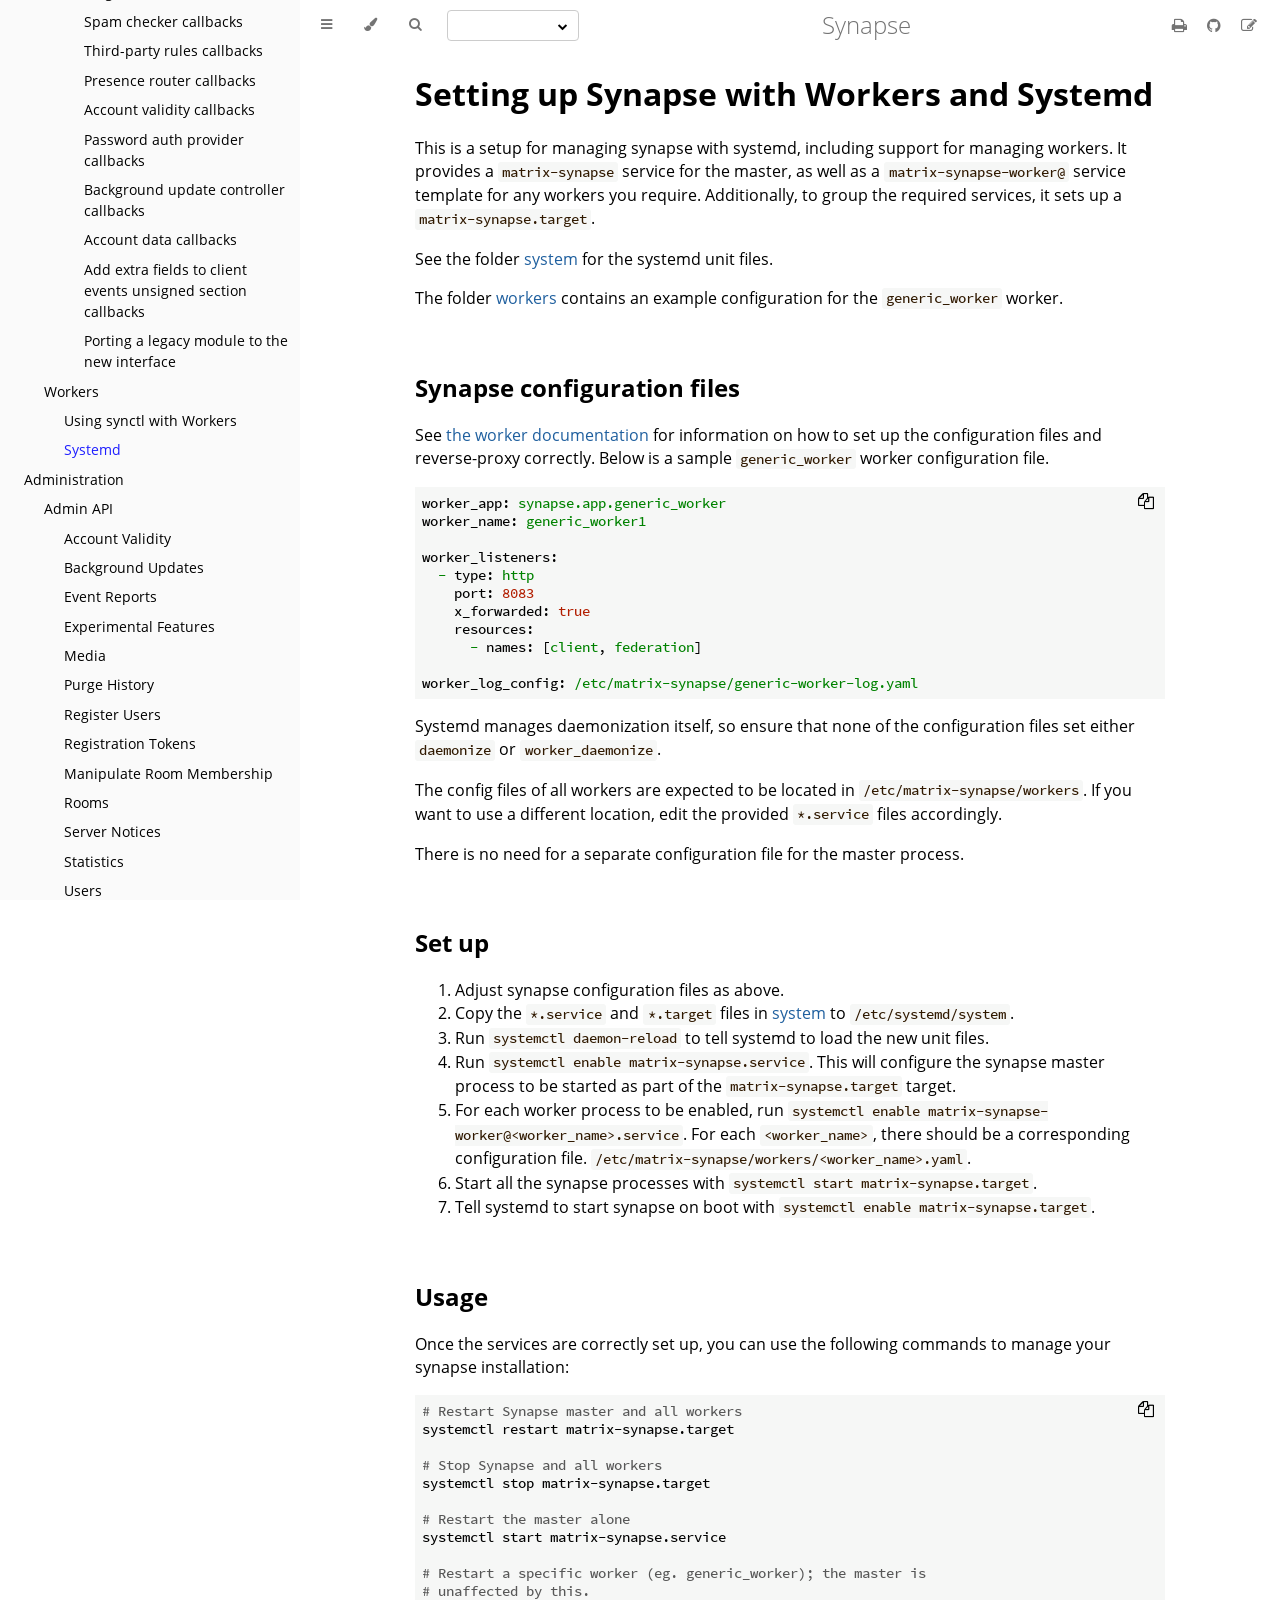
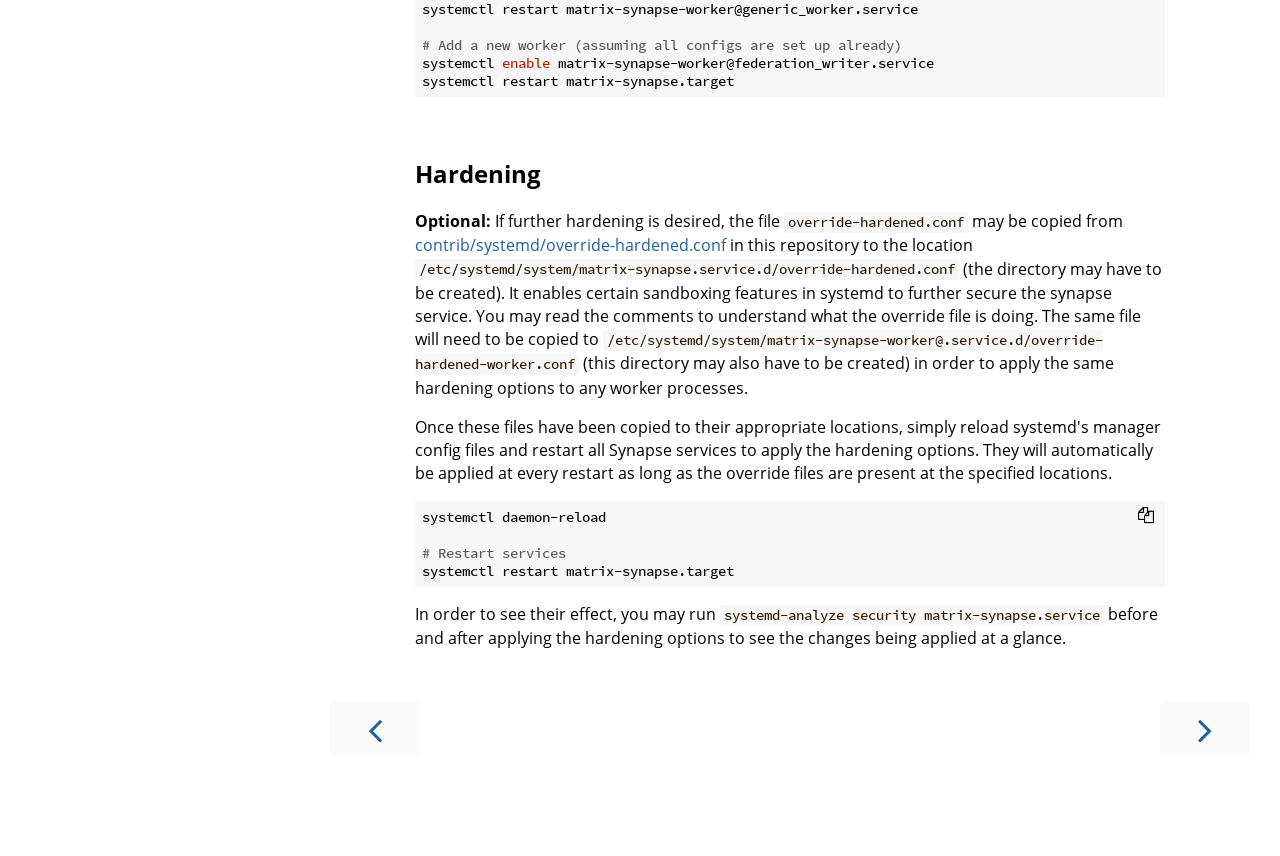
<file: develop/systemd-with-workers/index.html>
<!DOCTYPE HTML>
<html lang="en" class="sidebar-visible no-js light">
    <head>
        <!-- Book generated using mdBook -->
        <meta charset="UTF-8">
        <title>Systemd - Synapse</title>
        <!-- Custom HTML head -->
        <meta content="text/html; charset=utf-8" http-equiv="Content-Type">
        <meta name="description" content="">
        <meta name="viewport" content="width=device-width, initial-scale=1">
        <meta name="theme-color" content="#ffffff" />

        <link rel="icon" href="../favicon.svg">
        <link rel="shortcut icon" href="../favicon.png">
        <link rel="stylesheet" href="../css/variables.css">
        <link rel="stylesheet" href="../css/general.css">
        <link rel="stylesheet" href="../css/chrome.css">
        <link rel="stylesheet" href="../css/print.css" media="print">
        <!-- Fonts -->
        <link rel="stylesheet" href="../FontAwesome/css/font-awesome.css">
        <link rel="stylesheet" href="../fonts/fonts.css">
        <!-- Highlight.js Stylesheets -->
        <link rel="stylesheet" href="../highlight.css">
        <link rel="stylesheet" href="../tomorrow-night.css">
        <link rel="stylesheet" href="../ayu-highlight.css">

        <!-- Custom theme stylesheets -->
        <link rel="stylesheet" href="../docs/website_files/table-of-contents.css">
        <link rel="stylesheet" href="../docs/website_files/remove-nav-buttons.css">
        <link rel="stylesheet" href="../docs/website_files/indent-section-headers.css">
        <link rel="stylesheet" href="../docs/website_files/version-picker.css">
    </head>
    <body>
        <!-- Provide site root to javascript -->
        <script type="text/javascript">
            var path_to_root = "../";
            var default_theme = window.matchMedia("(prefers-color-scheme: dark)").matches ? "navy" : "light";
        </script>

        <!-- Work around some values being stored in localStorage wrapped in quotes -->
        <script type="text/javascript">
            try {
                var theme = localStorage.getItem('mdbook-theme');
                var sidebar = localStorage.getItem('mdbook-sidebar');
                if (theme.startsWith('"') && theme.endsWith('"')) {
                    localStorage.setItem('mdbook-theme', theme.slice(1, theme.length - 1));
                }
                if (sidebar.startsWith('"') && sidebar.endsWith('"')) {
                    localStorage.setItem('mdbook-sidebar', sidebar.slice(1, sidebar.length - 1));
                }
            } catch (e) { }
        </script>

        <!-- Set the theme before any content is loaded, prevents flash -->
        <script type="text/javascript">
            var theme;
            try { theme = localStorage.getItem('mdbook-theme'); } catch(e) { }
            if (theme === null || theme === undefined) { theme = default_theme; }
            var html = document.querySelector('html');
            html.classList.remove('no-js')
            html.classList.remove('light')
            html.classList.add(theme);
            html.classList.add('js');
        </script>

        <!-- Hide / unhide sidebar before it is displayed -->
        <script type="text/javascript">
            var html = document.querySelector('html');
            var sidebar = 'hidden';
            if (document.body.clientWidth >= 1080) {
                try { sidebar = localStorage.getItem('mdbook-sidebar'); } catch(e) { }
                sidebar = sidebar || 'visible';
            }
            html.classList.remove('sidebar-visible');
            html.classList.add("sidebar-" + sidebar);
        </script>

        <nav id="sidebar" class="sidebar" aria-label="Table of contents">
            <div class="sidebar-scrollbox">
                <ol class="chapter"><li class="chapter-item expanded affix "><li class="part-title">Introduction</li><li class="chapter-item expanded "><a href="../welcome_and_overview.html">Welcome and Overview</a></li><li class="chapter-item expanded affix "><li class="part-title">Setup</li><li class="chapter-item expanded "><a href="../setup/installation.html">Installation</a></li><li class="chapter-item expanded "><a href="../postgres.html">Using Postgres</a></li><li class="chapter-item expanded "><a href="../reverse_proxy.html">Configuring a Reverse Proxy</a></li><li class="chapter-item expanded "><a href="../setup/forward_proxy.html">Configuring a Forward/Outbound Proxy</a></li><li class="chapter-item expanded "><a href="../turn-howto.html">Configuring a Turn Server</a></li><li><ol class="section"><li class="chapter-item expanded "><a href="../setup/turn/coturn.html">coturn TURN server</a></li><li class="chapter-item expanded "><a href="../setup/turn/eturnal.html">eturnal TURN server</a></li></ol></li><li class="chapter-item expanded "><a href="../delegate.html">Delegation</a></li><li class="chapter-item expanded affix "><li class="part-title">Upgrading</li><li class="chapter-item expanded "><a href="../upgrade.html">Upgrading between Synapse Versions</a></li><li class="chapter-item expanded affix "><li class="part-title">Usage</li><li class="chapter-item expanded "><a href="../federate.html">Federation</a></li><li class="chapter-item expanded "><a href="../usage/configuration/index.html">Configuration</a></li><li><ol class="section"><li class="chapter-item expanded "><a href="../usage/configuration/config_documentation.html">Configuration Manual</a></li><li class="chapter-item expanded "><a href="../usage/configuration/homeserver_sample_config.html">Homeserver Sample Config File</a></li><li class="chapter-item expanded "><a href="../usage/configuration/logging_sample_config.html">Logging Sample Config File</a></li><li class="chapter-item expanded "><a href="../structured_logging.html">Structured Logging</a></li><li class="chapter-item expanded "><a href="../templates.html">Templates</a></li><li class="chapter-item expanded "><a href="../usage/configuration/user_authentication/index.html">User Authentication</a></li><li><ol class="section"><li class="chapter-item expanded "><a href="../usage/configuration/user_authentication/single_sign_on/index.html">Single-Sign On</a></li><li><ol class="section"><li class="chapter-item expanded "><a href="../openid.html">OpenID Connect</a></li><li class="chapter-item expanded "><a href="../usage/configuration/user_authentication/single_sign_on/saml.html">SAML</a></li><li class="chapter-item expanded "><a href="../usage/configuration/user_authentication/single_sign_on/cas.html">CAS</a></li><li class="chapter-item expanded "><a href="../sso_mapping_providers.html">SSO Mapping Providers</a></li></ol></li><li class="chapter-item expanded "><a href="../password_auth_providers.html">Password Auth Providers</a></li><li class="chapter-item expanded "><a href="../jwt.html">JSON Web Tokens</a></li><li class="chapter-item expanded "><a href="../usage/configuration/user_authentication/refresh_tokens.html">Refresh Tokens</a></li></ol></li><li class="chapter-item expanded "><a href="../CAPTCHA_SETUP.html">Registration Captcha</a></li><li class="chapter-item expanded "><a href="../application_services.html">Application Services</a></li><li class="chapter-item expanded "><a href="../server_notices.html">Server Notices</a></li><li class="chapter-item expanded "><a href="../consent_tracking.html">Consent Tracking</a></li><li class="chapter-item expanded "><a href="../user_directory.html">User Directory</a></li><li class="chapter-item expanded "><a href="../message_retention_policies.html">Message Retention Policies</a></li><li class="chapter-item expanded "><a href="../modules/index.html">Pluggable Modules</a></li><li><ol class="section"><li class="chapter-item expanded "><a href="../modules/writing_a_module.html">Writing a module</a></li><li><ol class="section"><li class="chapter-item expanded "><a href="../modules/spam_checker_callbacks.html">Spam checker callbacks</a></li><li class="chapter-item expanded "><a href="../modules/third_party_rules_callbacks.html">Third-party rules callbacks</a></li><li class="chapter-item expanded "><a href="../modules/presence_router_callbacks.html">Presence router callbacks</a></li><li class="chapter-item expanded "><a href="../modules/account_validity_callbacks.html">Account validity callbacks</a></li><li class="chapter-item expanded "><a href="../modules/password_auth_provider_callbacks.html">Password auth provider callbacks</a></li><li class="chapter-item expanded "><a href="../modules/background_update_controller_callbacks.html">Background update controller callbacks</a></li><li class="chapter-item expanded "><a href="../modules/account_data_callbacks.html">Account data callbacks</a></li><li class="chapter-item expanded "><a href="../modules/add_extra_fields_to_client_events_unsigned.html">Add extra fields to client events unsigned section callbacks</a></li><li class="chapter-item expanded "><a href="../modules/porting_legacy_module.html">Porting a legacy module to the new interface</a></li></ol></li></ol></li><li class="chapter-item expanded "><a href="../workers.html">Workers</a></li><li><ol class="section"><li class="chapter-item expanded "><a href="../synctl_workers.html">Using synctl with Workers</a></li><li class="chapter-item expanded "><a href="../systemd-with-workers/index.html" class="active">Systemd</a></li></ol></li></ol></li><li class="chapter-item expanded "><a href="../usage/administration/index.html">Administration</a></li><li><ol class="section"><li class="chapter-item expanded "><a href="../usage/administration/admin_api/index.html">Admin API</a></li><li><ol class="section"><li class="chapter-item expanded "><a href="../admin_api/account_validity.html">Account Validity</a></li><li class="chapter-item expanded "><a href="../usage/administration/admin_api/background_updates.html">Background Updates</a></li><li class="chapter-item expanded "><a href="../admin_api/event_reports.html">Event Reports</a></li><li class="chapter-item expanded "><a href="../admin_api/experimental_features.html">Experimental Features</a></li><li class="chapter-item expanded "><a href="../admin_api/media_admin_api.html">Media</a></li><li class="chapter-item expanded "><a href="../admin_api/purge_history_api.html">Purge History</a></li><li class="chapter-item expanded "><a href="../admin_api/register_api.html">Register Users</a></li><li class="chapter-item expanded "><a href="../usage/administration/admin_api/registration_tokens.html">Registration Tokens</a></li><li class="chapter-item expanded "><a href="../admin_api/room_membership.html">Manipulate Room Membership</a></li><li class="chapter-item expanded "><a href="../admin_api/rooms.html">Rooms</a></li><li class="chapter-item expanded "><a href="../admin_api/server_notices.html">Server Notices</a></li><li class="chapter-item expanded "><a href="../admin_api/statistics.html">Statistics</a></li><li class="chapter-item expanded "><a href="../admin_api/user_admin_api.html">Users</a></li><li class="chapter-item expanded "><a href="../admin_api/version_api.html">Server Version</a></li><li class="chapter-item expanded "><a href="../usage/administration/admin_api/federation.html">Federation</a></li></ol></li><li class="chapter-item expanded "><a href="../manhole.html">Manhole</a></li><li class="chapter-item expanded "><a href="../metrics-howto.html">Monitoring</a></li><li><ol class="section"><li class="chapter-item expanded "><a href="../usage/administration/monitoring/reporting_homeserver_usage_statistics.html">Reporting Homeserver Usage Statistics</a></li></ol></li><li class="chapter-item expanded "><a href="../usage/administration/monthly_active_users.html">Monthly Active Users</a></li><li class="chapter-item expanded "><a href="../usage/administration/understanding_synapse_through_grafana_graphs.html">Understanding Synapse Through Grafana Graphs</a></li><li class="chapter-item expanded "><a href="../usage/administration/useful_sql_for_admins.html">Useful SQL for Admins</a></li><li class="chapter-item expanded "><a href="../usage/administration/database_maintenance_tools.html">Database Maintenance Tools</a></li><li class="chapter-item expanded "><a href="../usage/administration/state_groups.html">State Groups</a></li><li class="chapter-item expanded "><a href="../usage/administration/request_log.html">Request log format</a></li><li class="chapter-item expanded "><a href="../usage/administration/admin_faq.html">Admin FAQ</a></li><li class="chapter-item expanded "><div>Scripts</div></li></ol></li><li class="chapter-item expanded "><li class="part-title">Development</li><li class="chapter-item expanded "><a href="../development/contributing_guide.html">Contributing Guide</a></li><li class="chapter-item expanded "><a href="../code_style.html">Code Style</a></li><li class="chapter-item expanded "><a href="../development/reviews.html">Reviewing Code</a></li><li class="chapter-item expanded "><a href="../development/releases.html">Release Cycle</a></li><li class="chapter-item expanded "><a href="../development/git.html">Git Usage</a></li><li class="chapter-item expanded "><div>Testing</div></li><li><ol class="section"><li class="chapter-item expanded "><a href="../development/demo.html">Demo scripts</a></li></ol></li><li class="chapter-item expanded "><a href="../opentracing.html">OpenTracing</a></li><li class="chapter-item expanded "><a href="../development/database_schema.html">Database Schemas</a></li><li class="chapter-item expanded "><a href="../development/experimental_features.html">Experimental features</a></li><li class="chapter-item expanded "><a href="../development/dependencies.html">Dependency management</a></li><li class="chapter-item expanded "><div>Synapse Architecture</div></li><li><ol class="section"><li class="chapter-item expanded "><a href="../development/synapse_architecture/cancellation.html">Cancellation</a></li><li class="chapter-item expanded "><a href="../log_contexts.html">Log Contexts</a></li><li class="chapter-item expanded "><a href="../replication.html">Replication</a></li><li class="chapter-item expanded "><a href="../development/synapse_architecture/streams.html">Streams</a></li><li class="chapter-item expanded "><a href="../tcp_replication.html">TCP Replication</a></li><li class="chapter-item expanded "><a href="../development/synapse_architecture/faster_joins.html">Faster remote joins</a></li></ol></li><li class="chapter-item expanded "><a href="../development/internal_documentation/index.html">Internal Documentation</a></li><li><ol class="section"><li class="chapter-item expanded "><div>Single Sign-On</div></li><li><ol class="section"><li class="chapter-item expanded "><a href="../development/saml.html">SAML</a></li><li class="chapter-item expanded "><a href="../development/cas.html">CAS</a></li></ol></li><li class="chapter-item expanded "><a href="../development/room-dag-concepts.html">Room DAG concepts</a></li><li class="chapter-item expanded "><div>State Resolution</div></li><li><ol class="section"><li class="chapter-item expanded "><a href="../auth_chain_difference_algorithm.html">The Auth Chain Difference Algorithm</a></li></ol></li><li class="chapter-item expanded "><a href="../media_repository.html">Media Repository</a></li><li class="chapter-item expanded "><a href="../room_and_user_statistics.html">Room and User Statistics</a></li></ol></li><li class="chapter-item expanded "><div>Scripts</div></li><li class="chapter-item expanded affix "><li class="part-title">Other</li><li class="chapter-item expanded "><a href="../deprecation_policy.html">Dependency Deprecation Policy</a></li><li class="chapter-item expanded "><a href="../other/running_synapse_on_single_board_computers.html">Running Synapse on a Single-Board Computer</a></li></ol>
            </div>
            <div id="sidebar-resize-handle" class="sidebar-resize-handle"></div>
        </nav>

        <div id="page-wrapper" class="page-wrapper">

            <div class="page">
                <div id="menu-bar-hover-placeholder"></div>
                <div id="menu-bar" class="menu-bar sticky bordered">
                    <div class="left-buttons">
                        <button id="sidebar-toggle" class="icon-button" type="button" title="Toggle Table of Contents" aria-label="Toggle Table of Contents" aria-controls="sidebar">
                            <i class="fa fa-bars"></i>
                        </button>
                        <button id="theme-toggle" class="icon-button" type="button" title="Change theme" aria-label="Change theme" aria-haspopup="true" aria-expanded="false" aria-controls="theme-list">
                            <i class="fa fa-paint-brush"></i>
                        </button>
                        <ul id="theme-list" class="theme-popup" aria-label="Themes" role="menu">
                            <li role="none"><button role="menuitem" class="theme" id="light">Light (default)</button></li>
                            <li role="none"><button role="menuitem" class="theme" id="rust">Rust</button></li>
                            <li role="none"><button role="menuitem" class="theme" id="coal">Coal</button></li>
                            <li role="none"><button role="menuitem" class="theme" id="navy">Navy</button></li>
                            <li role="none"><button role="menuitem" class="theme" id="ayu">Ayu</button></li>
                        </ul>
                        <button id="search-toggle" class="icon-button" type="button" title="Search. (Shortkey: s)" aria-label="Toggle Searchbar" aria-expanded="false" aria-keyshortcuts="S" aria-controls="searchbar">
                            <i class="fa fa-search"></i>
                        </button>
                        <div class="version-picker">
                            <div class="dropdown">
                                <div class="select">
                                    <span></span>
                                    <i class="fa fa-chevron-down"></i>
                                </div>
                                <input type="hidden" name="version">
                                <ul class="dropdown-menu">
                                    <!-- Versions will be added dynamically in version-picker.js -->
                                </ul>
                            </div>
                        </div>
                    </div>

                    <h1 class="menu-title">Synapse</h1>

                    <div class="right-buttons">
                        <a href="../print.html" title="Print this book" aria-label="Print this book">
                            <i id="print-button" class="fa fa-print"></i>
                        </a>
                        <a href="https://github.com/matrix-org/synapse" title="Git repository" aria-label="Git repository">
                            <i id="git-repository-button" class="fa fa-github"></i>
                        </a>
                        <a href="https://github.com/matrix-org/synapse/edit/develop/docs/systemd-with-workers/README.md" title="Suggest an edit" aria-label="Suggest an edit">
                            <i id="git-edit-button" class="fa fa-edit"></i>
                        </a>
                    </div>
                </div>

                <div id="search-wrapper" class="hidden">
                    <form id="searchbar-outer" class="searchbar-outer">
                        <input type="search" id="searchbar" name="searchbar" placeholder="Search this book ..." aria-controls="searchresults-outer" aria-describedby="searchresults-header">
                    </form>
                    <div id="searchresults-outer" class="searchresults-outer hidden">
                        <div id="searchresults-header" class="searchresults-header"></div>
                        <ul id="searchresults">
                        </ul>
                    </div>
                </div>
                <!-- Apply ARIA attributes after the sidebar and the sidebar toggle button are added to the DOM -->
                <script type="text/javascript">
                    document.getElementById('sidebar-toggle').setAttribute('aria-expanded', sidebar === 'visible');
                    document.getElementById('sidebar').setAttribute('aria-hidden', sidebar !== 'visible');
                    Array.from(document.querySelectorAll('#sidebar a')).forEach(function(link) {
                        link.setAttribute('tabIndex', sidebar === 'visible' ? 0 : -1);
                    });
                </script>

                <div id="content" class="content">
                    <main>
                        <!-- Page table of contents -->
                        <div class="sidetoc">
                            <nav class="pagetoc"></nav>
                        </div>

                        <h1 id="setting-up-synapse-with-workers-and-systemd"><a class="header" href="#setting-up-synapse-with-workers-and-systemd">Setting up Synapse with Workers and Systemd</a></h1>
<p>This is a setup for managing synapse with systemd, including support for
managing workers. It provides a <code>matrix-synapse</code> service for the master, as
well as a <code>matrix-synapse-worker@</code> service template for any workers you
require. Additionally, to group the required services, it sets up a
<code>matrix-synapse.target</code>.</p>
<p>See the folder <a href="https://github.com/matrix-org/synapse/tree/develop/docs/systemd-with-workers/system/">system</a>
for the systemd unit files.</p>
<p>The folder <a href="https://github.com/matrix-org/synapse/tree/develop/docs/systemd-with-workers/workers/">workers</a>
contains an example configuration for the <code>generic_worker</code> worker.</p>
<h2 id="synapse-configuration-files"><a class="header" href="#synapse-configuration-files">Synapse configuration files</a></h2>
<p>See <a href="../workers.html">the worker documentation</a> for information on how to set up the
configuration files and reverse-proxy correctly.
Below is a sample <code>generic_worker</code> worker configuration file.</p>
<pre><code class="language-yaml">worker_app: synapse.app.generic_worker
worker_name: generic_worker1

worker_listeners:
  - type: http
    port: 8083
    x_forwarded: true
    resources:
      - names: [client, federation]

worker_log_config: /etc/matrix-synapse/generic-worker-log.yaml
</code></pre>
<p>Systemd manages daemonization itself, so ensure that none of the configuration
files set either <code>daemonize</code> or <code>worker_daemonize</code>.</p>
<p>The config files of all workers are expected to be located in
<code>/etc/matrix-synapse/workers</code>. If you want to use a different location, edit
the provided <code>*.service</code> files accordingly.</p>
<p>There is no need for a separate configuration file for the master process.</p>
<h2 id="set-up"><a class="header" href="#set-up">Set up</a></h2>
<ol>
<li>Adjust synapse configuration files as above.</li>
<li>Copy the <code>*.service</code> and <code>*.target</code> files in <a href="https://github.com/matrix-org/synapse/tree/develop/docs/systemd-with-workers/system/">system</a>
to <code>/etc/systemd/system</code>.</li>
<li>Run <code>systemctl daemon-reload</code> to tell systemd to load the new unit files.</li>
<li>Run <code>systemctl enable matrix-synapse.service</code>. This will configure the
synapse master process to be started as part of the <code>matrix-synapse.target</code>
target.</li>
<li>For each worker process to be enabled, run <code>systemctl enable matrix-synapse-worker@&lt;worker_name&gt;.service</code>. For each <code>&lt;worker_name&gt;</code>, there
should be a corresponding configuration file.
<code>/etc/matrix-synapse/workers/&lt;worker_name&gt;.yaml</code>.</li>
<li>Start all the synapse processes with <code>systemctl start matrix-synapse.target</code>.</li>
<li>Tell systemd to start synapse on boot with <code>systemctl enable matrix-synapse.target</code>.</li>
</ol>
<h2 id="usage"><a class="header" href="#usage">Usage</a></h2>
<p>Once the services are correctly set up, you can use the following commands
to manage your synapse installation:</p>
<pre><code class="language-sh"># Restart Synapse master and all workers
systemctl restart matrix-synapse.target

# Stop Synapse and all workers
systemctl stop matrix-synapse.target

# Restart the master alone
systemctl start matrix-synapse.service

# Restart a specific worker (eg. generic_worker); the master is
# unaffected by this.
systemctl restart matrix-synapse-worker@generic_worker.service

# Add a new worker (assuming all configs are set up already)
systemctl enable matrix-synapse-worker@federation_writer.service
systemctl restart matrix-synapse.target
</code></pre>
<h2 id="hardening"><a class="header" href="#hardening">Hardening</a></h2>
<p><strong>Optional:</strong> If further hardening is desired, the file
<code>override-hardened.conf</code> may be copied from
<a href="https://github.com/matrix-org/synapse/tree/develop/contrib/systemd/">contrib/systemd/override-hardened.conf</a>
in this repository to the location
<code>/etc/systemd/system/matrix-synapse.service.d/override-hardened.conf</code> (the
directory may have to be created). It enables certain sandboxing features in
systemd to further secure the synapse service. You may read the comments to
understand what the override file is doing. The same file will need to be copied to
<code>/etc/systemd/system/matrix-synapse-worker@.service.d/override-hardened-worker.conf</code>
(this directory may also have to be created) in order to apply the same
hardening options to any worker processes.</p>
<p>Once these files have been copied to their appropriate locations, simply reload
systemd's manager config files and restart all Synapse services to apply the hardening options. They will automatically
be applied at every restart as long as the override files are present at the
specified locations.</p>
<pre><code class="language-sh">systemctl daemon-reload

# Restart services
systemctl restart matrix-synapse.target
</code></pre>
<p>In order to see their effect, you may run <code>systemd-analyze security matrix-synapse.service</code> before and after applying the hardening options to see
the changes being applied at a glance.</p>

                    </main>

                    <nav class="nav-wrapper" aria-label="Page navigation">
                        <!-- Mobile navigation buttons -->
                            <a rel="prev" href="../synctl_workers.html" class="mobile-nav-chapters previous" title="Previous chapter" aria-label="Previous chapter" aria-keyshortcuts="Left">
                                <i class="fa fa-angle-left"></i>
                            </a>
                            <a rel="next" href="../usage/administration/index.html" class="mobile-nav-chapters next" title="Next chapter" aria-label="Next chapter" aria-keyshortcuts="Right">
                                <i class="fa fa-angle-right"></i>
                            </a>
                        <div style="clear: both"></div>
                    </nav>
                </div>
            </div>

            <nav class="nav-wide-wrapper" aria-label="Page navigation">
                    <a rel="prev" href="../synctl_workers.html" class="nav-chapters previous" title="Previous chapter" aria-label="Previous chapter" aria-keyshortcuts="Left">
                        <i class="fa fa-angle-left"></i>
                    </a>
                    <a rel="next" href="../usage/administration/index.html" class="nav-chapters next" title="Next chapter" aria-label="Next chapter" aria-keyshortcuts="Right">
                        <i class="fa fa-angle-right"></i>
                    </a>
            </nav>

        </div>

        <script type="text/javascript">
            window.playground_copyable = true;
        </script>
        <script src="../elasticlunr.min.js" type="text/javascript" charset="utf-8"></script>
        <script src="../mark.min.js" type="text/javascript" charset="utf-8"></script>
        <script src="../searcher.js" type="text/javascript" charset="utf-8"></script>
        <script src="../clipboard.min.js" type="text/javascript" charset="utf-8"></script>
        <script src="../highlight.js" type="text/javascript" charset="utf-8"></script>
        <script src="../book.js" type="text/javascript" charset="utf-8"></script>

        <!-- Custom JS scripts -->
        <script type="text/javascript" src="../docs/website_files/table-of-contents.js"></script>
        <script type="text/javascript" src="../docs/website_files/version-picker.js"></script>
        <script type="text/javascript" src="../docs/website_files/version.js"></script>
    </body>
</html>
</file>
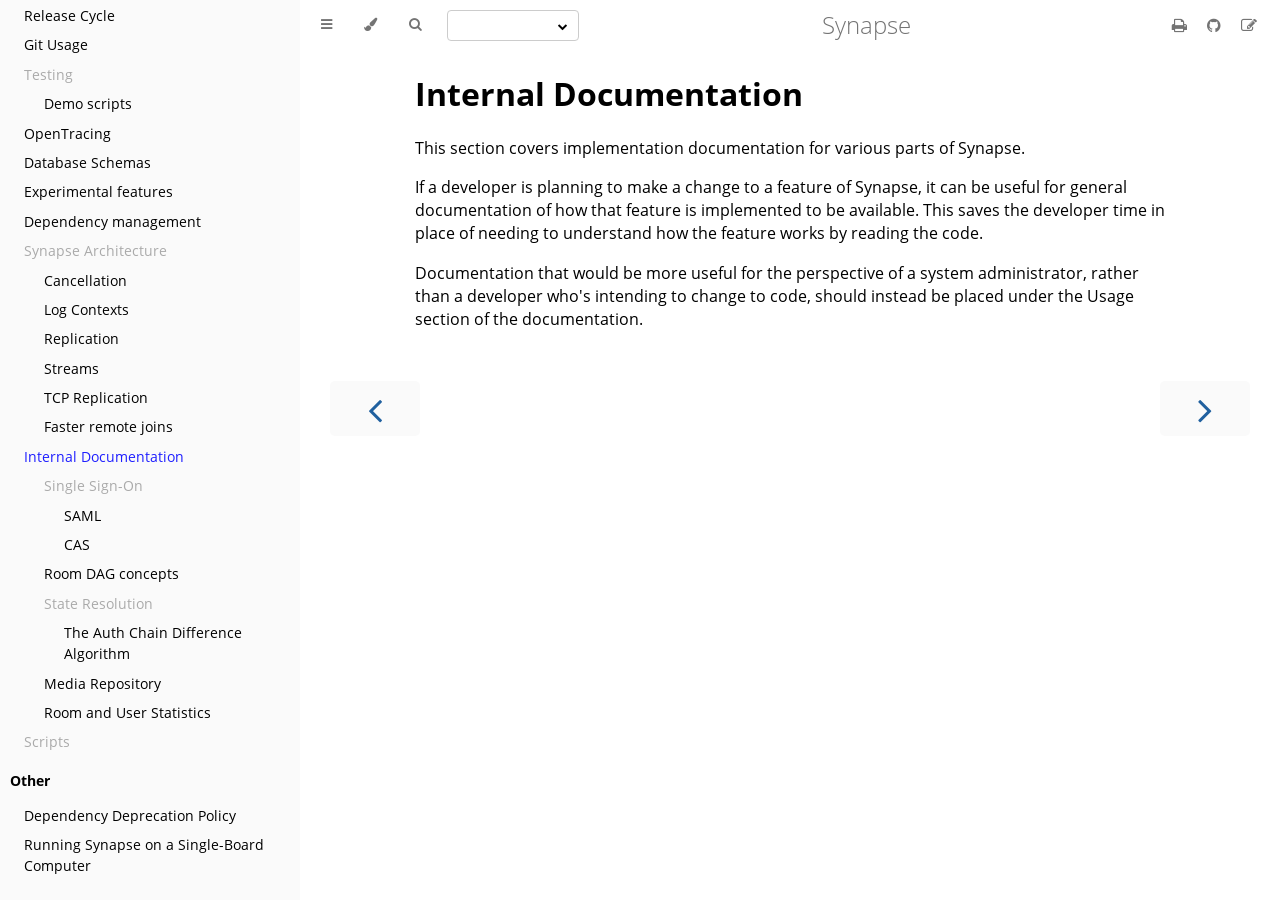
<file: develop/development/internal_documentation/index.html>
<!DOCTYPE HTML>
<html lang="en" class="sidebar-visible no-js light">
    <head>
        <!-- Book generated using mdBook -->
        <meta charset="UTF-8">
        <title>Internal Documentation - Synapse</title>
        <!-- Custom HTML head -->
        <meta content="text/html; charset=utf-8" http-equiv="Content-Type">
        <meta name="description" content="">
        <meta name="viewport" content="width=device-width, initial-scale=1">
        <meta name="theme-color" content="#ffffff" />

        <link rel="icon" href="../../favicon.svg">
        <link rel="shortcut icon" href="../../favicon.png">
        <link rel="stylesheet" href="../../css/variables.css">
        <link rel="stylesheet" href="../../css/general.css">
        <link rel="stylesheet" href="../../css/chrome.css">
        <link rel="stylesheet" href="../../css/print.css" media="print">
        <!-- Fonts -->
        <link rel="stylesheet" href="../../FontAwesome/css/font-awesome.css">
        <link rel="stylesheet" href="../../fonts/fonts.css">
        <!-- Highlight.js Stylesheets -->
        <link rel="stylesheet" href="../../highlight.css">
        <link rel="stylesheet" href="../../tomorrow-night.css">
        <link rel="stylesheet" href="../../ayu-highlight.css">

        <!-- Custom theme stylesheets -->
        <link rel="stylesheet" href="../../docs/website_files/table-of-contents.css">
        <link rel="stylesheet" href="../../docs/website_files/remove-nav-buttons.css">
        <link rel="stylesheet" href="../../docs/website_files/indent-section-headers.css">
        <link rel="stylesheet" href="../../docs/website_files/version-picker.css">
    </head>
    <body>
        <!-- Provide site root to javascript -->
        <script type="text/javascript">
            var path_to_root = "../../";
            var default_theme = window.matchMedia("(prefers-color-scheme: dark)").matches ? "navy" : "light";
        </script>

        <!-- Work around some values being stored in localStorage wrapped in quotes -->
        <script type="text/javascript">
            try {
                var theme = localStorage.getItem('mdbook-theme');
                var sidebar = localStorage.getItem('mdbook-sidebar');
                if (theme.startsWith('"') && theme.endsWith('"')) {
                    localStorage.setItem('mdbook-theme', theme.slice(1, theme.length - 1));
                }
                if (sidebar.startsWith('"') && sidebar.endsWith('"')) {
                    localStorage.setItem('mdbook-sidebar', sidebar.slice(1, sidebar.length - 1));
                }
            } catch (e) { }
        </script>

        <!-- Set the theme before any content is loaded, prevents flash -->
        <script type="text/javascript">
            var theme;
            try { theme = localStorage.getItem('mdbook-theme'); } catch(e) { }
            if (theme === null || theme === undefined) { theme = default_theme; }
            var html = document.querySelector('html');
            html.classList.remove('no-js')
            html.classList.remove('light')
            html.classList.add(theme);
            html.classList.add('js');
        </script>

        <!-- Hide / unhide sidebar before it is displayed -->
        <script type="text/javascript">
            var html = document.querySelector('html');
            var sidebar = 'hidden';
            if (document.body.clientWidth >= 1080) {
                try { sidebar = localStorage.getItem('mdbook-sidebar'); } catch(e) { }
                sidebar = sidebar || 'visible';
            }
            html.classList.remove('sidebar-visible');
            html.classList.add("sidebar-" + sidebar);
        </script>

        <nav id="sidebar" class="sidebar" aria-label="Table of contents">
            <div class="sidebar-scrollbox">
                <ol class="chapter"><li class="chapter-item expanded affix "><li class="part-title">Introduction</li><li class="chapter-item expanded "><a href="../../welcome_and_overview.html">Welcome and Overview</a></li><li class="chapter-item expanded affix "><li class="part-title">Setup</li><li class="chapter-item expanded "><a href="../../setup/installation.html">Installation</a></li><li class="chapter-item expanded "><a href="../../postgres.html">Using Postgres</a></li><li class="chapter-item expanded "><a href="../../reverse_proxy.html">Configuring a Reverse Proxy</a></li><li class="chapter-item expanded "><a href="../../setup/forward_proxy.html">Configuring a Forward/Outbound Proxy</a></li><li class="chapter-item expanded "><a href="../../turn-howto.html">Configuring a Turn Server</a></li><li><ol class="section"><li class="chapter-item expanded "><a href="../../setup/turn/coturn.html">coturn TURN server</a></li><li class="chapter-item expanded "><a href="../../setup/turn/eturnal.html">eturnal TURN server</a></li></ol></li><li class="chapter-item expanded "><a href="../../delegate.html">Delegation</a></li><li class="chapter-item expanded affix "><li class="part-title">Upgrading</li><li class="chapter-item expanded "><a href="../../upgrade.html">Upgrading between Synapse Versions</a></li><li class="chapter-item expanded affix "><li class="part-title">Usage</li><li class="chapter-item expanded "><a href="../../federate.html">Federation</a></li><li class="chapter-item expanded "><a href="../../usage/configuration/index.html">Configuration</a></li><li><ol class="section"><li class="chapter-item expanded "><a href="../../usage/configuration/config_documentation.html">Configuration Manual</a></li><li class="chapter-item expanded "><a href="../../usage/configuration/homeserver_sample_config.html">Homeserver Sample Config File</a></li><li class="chapter-item expanded "><a href="../../usage/configuration/logging_sample_config.html">Logging Sample Config File</a></li><li class="chapter-item expanded "><a href="../../structured_logging.html">Structured Logging</a></li><li class="chapter-item expanded "><a href="../../templates.html">Templates</a></li><li class="chapter-item expanded "><a href="../../usage/configuration/user_authentication/index.html">User Authentication</a></li><li><ol class="section"><li class="chapter-item expanded "><a href="../../usage/configuration/user_authentication/single_sign_on/index.html">Single-Sign On</a></li><li><ol class="section"><li class="chapter-item expanded "><a href="../../openid.html">OpenID Connect</a></li><li class="chapter-item expanded "><a href="../../usage/configuration/user_authentication/single_sign_on/saml.html">SAML</a></li><li class="chapter-item expanded "><a href="../../usage/configuration/user_authentication/single_sign_on/cas.html">CAS</a></li><li class="chapter-item expanded "><a href="../../sso_mapping_providers.html">SSO Mapping Providers</a></li></ol></li><li class="chapter-item expanded "><a href="../../password_auth_providers.html">Password Auth Providers</a></li><li class="chapter-item expanded "><a href="../../jwt.html">JSON Web Tokens</a></li><li class="chapter-item expanded "><a href="../../usage/configuration/user_authentication/refresh_tokens.html">Refresh Tokens</a></li></ol></li><li class="chapter-item expanded "><a href="../../CAPTCHA_SETUP.html">Registration Captcha</a></li><li class="chapter-item expanded "><a href="../../application_services.html">Application Services</a></li><li class="chapter-item expanded "><a href="../../server_notices.html">Server Notices</a></li><li class="chapter-item expanded "><a href="../../consent_tracking.html">Consent Tracking</a></li><li class="chapter-item expanded "><a href="../../user_directory.html">User Directory</a></li><li class="chapter-item expanded "><a href="../../message_retention_policies.html">Message Retention Policies</a></li><li class="chapter-item expanded "><a href="../../modules/index.html">Pluggable Modules</a></li><li><ol class="section"><li class="chapter-item expanded "><a href="../../modules/writing_a_module.html">Writing a module</a></li><li><ol class="section"><li class="chapter-item expanded "><a href="../../modules/spam_checker_callbacks.html">Spam checker callbacks</a></li><li class="chapter-item expanded "><a href="../../modules/third_party_rules_callbacks.html">Third-party rules callbacks</a></li><li class="chapter-item expanded "><a href="../../modules/presence_router_callbacks.html">Presence router callbacks</a></li><li class="chapter-item expanded "><a href="../../modules/account_validity_callbacks.html">Account validity callbacks</a></li><li class="chapter-item expanded "><a href="../../modules/password_auth_provider_callbacks.html">Password auth provider callbacks</a></li><li class="chapter-item expanded "><a href="../../modules/background_update_controller_callbacks.html">Background update controller callbacks</a></li><li class="chapter-item expanded "><a href="../../modules/account_data_callbacks.html">Account data callbacks</a></li><li class="chapter-item expanded "><a href="../../modules/add_extra_fields_to_client_events_unsigned.html">Add extra fields to client events unsigned section callbacks</a></li><li class="chapter-item expanded "><a href="../../modules/porting_legacy_module.html">Porting a legacy module to the new interface</a></li></ol></li></ol></li><li class="chapter-item expanded "><a href="../../workers.html">Workers</a></li><li><ol class="section"><li class="chapter-item expanded "><a href="../../synctl_workers.html">Using synctl with Workers</a></li><li class="chapter-item expanded "><a href="../../systemd-with-workers/index.html">Systemd</a></li></ol></li></ol></li><li class="chapter-item expanded "><a href="../../usage/administration/index.html">Administration</a></li><li><ol class="section"><li class="chapter-item expanded "><a href="../../usage/administration/admin_api/index.html">Admin API</a></li><li><ol class="section"><li class="chapter-item expanded "><a href="../../admin_api/account_validity.html">Account Validity</a></li><li class="chapter-item expanded "><a href="../../usage/administration/admin_api/background_updates.html">Background Updates</a></li><li class="chapter-item expanded "><a href="../../admin_api/event_reports.html">Event Reports</a></li><li class="chapter-item expanded "><a href="../../admin_api/experimental_features.html">Experimental Features</a></li><li class="chapter-item expanded "><a href="../../admin_api/media_admin_api.html">Media</a></li><li class="chapter-item expanded "><a href="../../admin_api/purge_history_api.html">Purge History</a></li><li class="chapter-item expanded "><a href="../../admin_api/register_api.html">Register Users</a></li><li class="chapter-item expanded "><a href="../../usage/administration/admin_api/registration_tokens.html">Registration Tokens</a></li><li class="chapter-item expanded "><a href="../../admin_api/room_membership.html">Manipulate Room Membership</a></li><li class="chapter-item expanded "><a href="../../admin_api/rooms.html">Rooms</a></li><li class="chapter-item expanded "><a href="../../admin_api/server_notices.html">Server Notices</a></li><li class="chapter-item expanded "><a href="../../admin_api/statistics.html">Statistics</a></li><li class="chapter-item expanded "><a href="../../admin_api/user_admin_api.html">Users</a></li><li class="chapter-item expanded "><a href="../../admin_api/version_api.html">Server Version</a></li><li class="chapter-item expanded "><a href="../../usage/administration/admin_api/federation.html">Federation</a></li></ol></li><li class="chapter-item expanded "><a href="../../manhole.html">Manhole</a></li><li class="chapter-item expanded "><a href="../../metrics-howto.html">Monitoring</a></li><li><ol class="section"><li class="chapter-item expanded "><a href="../../usage/administration/monitoring/reporting_homeserver_usage_statistics.html">Reporting Homeserver Usage Statistics</a></li></ol></li><li class="chapter-item expanded "><a href="../../usage/administration/monthly_active_users.html">Monthly Active Users</a></li><li class="chapter-item expanded "><a href="../../usage/administration/understanding_synapse_through_grafana_graphs.html">Understanding Synapse Through Grafana Graphs</a></li><li class="chapter-item expanded "><a href="../../usage/administration/useful_sql_for_admins.html">Useful SQL for Admins</a></li><li class="chapter-item expanded "><a href="../../usage/administration/database_maintenance_tools.html">Database Maintenance Tools</a></li><li class="chapter-item expanded "><a href="../../usage/administration/state_groups.html">State Groups</a></li><li class="chapter-item expanded "><a href="../../usage/administration/request_log.html">Request log format</a></li><li class="chapter-item expanded "><a href="../../usage/administration/admin_faq.html">Admin FAQ</a></li><li class="chapter-item expanded "><div>Scripts</div></li></ol></li><li class="chapter-item expanded "><li class="part-title">Development</li><li class="chapter-item expanded "><a href="../../development/contributing_guide.html">Contributing Guide</a></li><li class="chapter-item expanded "><a href="../../code_style.html">Code Style</a></li><li class="chapter-item expanded "><a href="../../development/reviews.html">Reviewing Code</a></li><li class="chapter-item expanded "><a href="../../development/releases.html">Release Cycle</a></li><li class="chapter-item expanded "><a href="../../development/git.html">Git Usage</a></li><li class="chapter-item expanded "><div>Testing</div></li><li><ol class="section"><li class="chapter-item expanded "><a href="../../development/demo.html">Demo scripts</a></li></ol></li><li class="chapter-item expanded "><a href="../../opentracing.html">OpenTracing</a></li><li class="chapter-item expanded "><a href="../../development/database_schema.html">Database Schemas</a></li><li class="chapter-item expanded "><a href="../../development/experimental_features.html">Experimental features</a></li><li class="chapter-item expanded "><a href="../../development/dependencies.html">Dependency management</a></li><li class="chapter-item expanded "><div>Synapse Architecture</div></li><li><ol class="section"><li class="chapter-item expanded "><a href="../../development/synapse_architecture/cancellation.html">Cancellation</a></li><li class="chapter-item expanded "><a href="../../log_contexts.html">Log Contexts</a></li><li class="chapter-item expanded "><a href="../../replication.html">Replication</a></li><li class="chapter-item expanded "><a href="../../development/synapse_architecture/streams.html">Streams</a></li><li class="chapter-item expanded "><a href="../../tcp_replication.html">TCP Replication</a></li><li class="chapter-item expanded "><a href="../../development/synapse_architecture/faster_joins.html">Faster remote joins</a></li></ol></li><li class="chapter-item expanded "><a href="../../development/internal_documentation/index.html" class="active">Internal Documentation</a></li><li><ol class="section"><li class="chapter-item expanded "><div>Single Sign-On</div></li><li><ol class="section"><li class="chapter-item expanded "><a href="../../development/saml.html">SAML</a></li><li class="chapter-item expanded "><a href="../../development/cas.html">CAS</a></li></ol></li><li class="chapter-item expanded "><a href="../../development/room-dag-concepts.html">Room DAG concepts</a></li><li class="chapter-item expanded "><div>State Resolution</div></li><li><ol class="section"><li class="chapter-item expanded "><a href="../../auth_chain_difference_algorithm.html">The Auth Chain Difference Algorithm</a></li></ol></li><li class="chapter-item expanded "><a href="../../media_repository.html">Media Repository</a></li><li class="chapter-item expanded "><a href="../../room_and_user_statistics.html">Room and User Statistics</a></li></ol></li><li class="chapter-item expanded "><div>Scripts</div></li><li class="chapter-item expanded affix "><li class="part-title">Other</li><li class="chapter-item expanded "><a href="../../deprecation_policy.html">Dependency Deprecation Policy</a></li><li class="chapter-item expanded "><a href="../../other/running_synapse_on_single_board_computers.html">Running Synapse on a Single-Board Computer</a></li></ol>
            </div>
            <div id="sidebar-resize-handle" class="sidebar-resize-handle"></div>
        </nav>

        <div id="page-wrapper" class="page-wrapper">

            <div class="page">
                <div id="menu-bar-hover-placeholder"></div>
                <div id="menu-bar" class="menu-bar sticky bordered">
                    <div class="left-buttons">
                        <button id="sidebar-toggle" class="icon-button" type="button" title="Toggle Table of Contents" aria-label="Toggle Table of Contents" aria-controls="sidebar">
                            <i class="fa fa-bars"></i>
                        </button>
                        <button id="theme-toggle" class="icon-button" type="button" title="Change theme" aria-label="Change theme" aria-haspopup="true" aria-expanded="false" aria-controls="theme-list">
                            <i class="fa fa-paint-brush"></i>
                        </button>
                        <ul id="theme-list" class="theme-popup" aria-label="Themes" role="menu">
                            <li role="none"><button role="menuitem" class="theme" id="light">Light (default)</button></li>
                            <li role="none"><button role="menuitem" class="theme" id="rust">Rust</button></li>
                            <li role="none"><button role="menuitem" class="theme" id="coal">Coal</button></li>
                            <li role="none"><button role="menuitem" class="theme" id="navy">Navy</button></li>
                            <li role="none"><button role="menuitem" class="theme" id="ayu">Ayu</button></li>
                        </ul>
                        <button id="search-toggle" class="icon-button" type="button" title="Search. (Shortkey: s)" aria-label="Toggle Searchbar" aria-expanded="false" aria-keyshortcuts="S" aria-controls="searchbar">
                            <i class="fa fa-search"></i>
                        </button>
                        <div class="version-picker">
                            <div class="dropdown">
                                <div class="select">
                                    <span></span>
                                    <i class="fa fa-chevron-down"></i>
                                </div>
                                <input type="hidden" name="version">
                                <ul class="dropdown-menu">
                                    <!-- Versions will be added dynamically in version-picker.js -->
                                </ul>
                            </div>
                        </div>
                    </div>

                    <h1 class="menu-title">Synapse</h1>

                    <div class="right-buttons">
                        <a href="../../print.html" title="Print this book" aria-label="Print this book">
                            <i id="print-button" class="fa fa-print"></i>
                        </a>
                        <a href="https://github.com/matrix-org/synapse" title="Git repository" aria-label="Git repository">
                            <i id="git-repository-button" class="fa fa-github"></i>
                        </a>
                        <a href="https://github.com/matrix-org/synapse/edit/develop/docs/development/internal_documentation/README.md" title="Suggest an edit" aria-label="Suggest an edit">
                            <i id="git-edit-button" class="fa fa-edit"></i>
                        </a>
                    </div>
                </div>

                <div id="search-wrapper" class="hidden">
                    <form id="searchbar-outer" class="searchbar-outer">
                        <input type="search" id="searchbar" name="searchbar" placeholder="Search this book ..." aria-controls="searchresults-outer" aria-describedby="searchresults-header">
                    </form>
                    <div id="searchresults-outer" class="searchresults-outer hidden">
                        <div id="searchresults-header" class="searchresults-header"></div>
                        <ul id="searchresults">
                        </ul>
                    </div>
                </div>
                <!-- Apply ARIA attributes after the sidebar and the sidebar toggle button are added to the DOM -->
                <script type="text/javascript">
                    document.getElementById('sidebar-toggle').setAttribute('aria-expanded', sidebar === 'visible');
                    document.getElementById('sidebar').setAttribute('aria-hidden', sidebar !== 'visible');
                    Array.from(document.querySelectorAll('#sidebar a')).forEach(function(link) {
                        link.setAttribute('tabIndex', sidebar === 'visible' ? 0 : -1);
                    });
                </script>

                <div id="content" class="content">
                    <main>
                        <!-- Page table of contents -->
                        <div class="sidetoc">
                            <nav class="pagetoc"></nav>
                        </div>

                        <h1 id="internal-documentation"><a class="header" href="#internal-documentation">Internal Documentation</a></h1>
<p>This section covers implementation documentation for various parts of Synapse.</p>
<p>If a developer is planning to make a change to a feature of Synapse, it can be useful for
general documentation of how that feature is implemented to be available. This saves the
developer time in place of needing to understand how the feature works by reading the
code.</p>
<p>Documentation that would be more useful for the perspective of a system administrator,
rather than a developer who's intending to change to code, should instead be placed
under the Usage section of the documentation.</p>

                    </main>

                    <nav class="nav-wrapper" aria-label="Page navigation">
                        <!-- Mobile navigation buttons -->
                            <a rel="prev" href="../../development/synapse_architecture/faster_joins.html" class="mobile-nav-chapters previous" title="Previous chapter" aria-label="Previous chapter" aria-keyshortcuts="Left">
                                <i class="fa fa-angle-left"></i>
                            </a>
                            <a rel="next" href="../../development/saml.html" class="mobile-nav-chapters next" title="Next chapter" aria-label="Next chapter" aria-keyshortcuts="Right">
                                <i class="fa fa-angle-right"></i>
                            </a>
                        <div style="clear: both"></div>
                    </nav>
                </div>
            </div>

            <nav class="nav-wide-wrapper" aria-label="Page navigation">
                    <a rel="prev" href="../../development/synapse_architecture/faster_joins.html" class="nav-chapters previous" title="Previous chapter" aria-label="Previous chapter" aria-keyshortcuts="Left">
                        <i class="fa fa-angle-left"></i>
                    </a>
                    <a rel="next" href="../../development/saml.html" class="nav-chapters next" title="Next chapter" aria-label="Next chapter" aria-keyshortcuts="Right">
                        <i class="fa fa-angle-right"></i>
                    </a>
            </nav>

        </div>

        <script type="text/javascript">
            window.playground_copyable = true;
        </script>
        <script src="../../elasticlunr.min.js" type="text/javascript" charset="utf-8"></script>
        <script src="../../mark.min.js" type="text/javascript" charset="utf-8"></script>
        <script src="../../searcher.js" type="text/javascript" charset="utf-8"></script>
        <script src="../../clipboard.min.js" type="text/javascript" charset="utf-8"></script>
        <script src="../../highlight.js" type="text/javascript" charset="utf-8"></script>
        <script src="../../book.js" type="text/javascript" charset="utf-8"></script>

        <!-- Custom JS scripts -->
        <script type="text/javascript" src="../../docs/website_files/table-of-contents.js"></script>
        <script type="text/javascript" src="../../docs/website_files/version-picker.js"></script>
        <script type="text/javascript" src="../../docs/website_files/version.js"></script>
    </body>
</html>
</file>
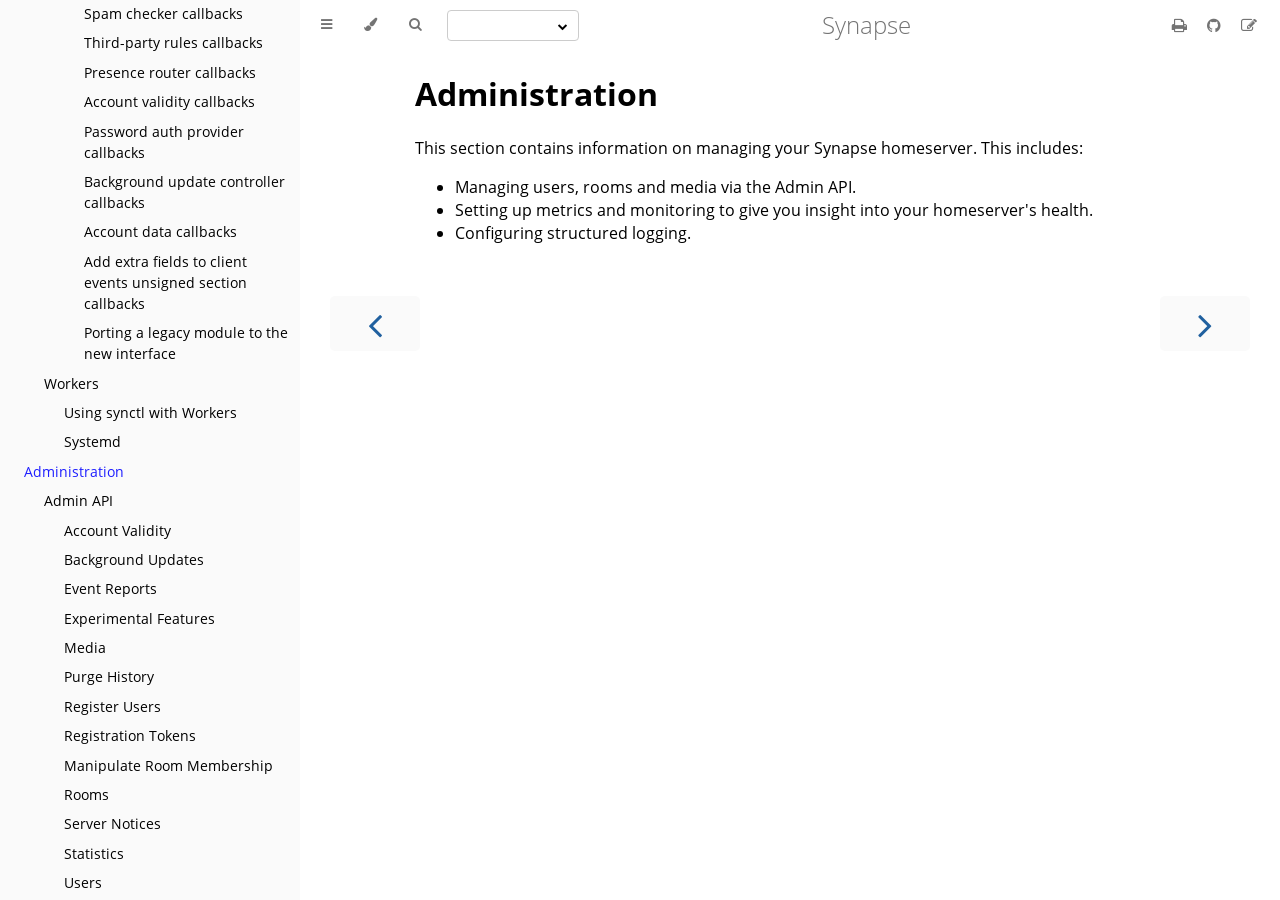
<file: develop/usage/administration/index.html>
<!DOCTYPE HTML>
<html lang="en" class="sidebar-visible no-js light">
    <head>
        <!-- Book generated using mdBook -->
        <meta charset="UTF-8">
        <title>Administration - Synapse</title>
        <!-- Custom HTML head -->
        <meta content="text/html; charset=utf-8" http-equiv="Content-Type">
        <meta name="description" content="">
        <meta name="viewport" content="width=device-width, initial-scale=1">
        <meta name="theme-color" content="#ffffff" />

        <link rel="icon" href="../../favicon.svg">
        <link rel="shortcut icon" href="../../favicon.png">
        <link rel="stylesheet" href="../../css/variables.css">
        <link rel="stylesheet" href="../../css/general.css">
        <link rel="stylesheet" href="../../css/chrome.css">
        <link rel="stylesheet" href="../../css/print.css" media="print">
        <!-- Fonts -->
        <link rel="stylesheet" href="../../FontAwesome/css/font-awesome.css">
        <link rel="stylesheet" href="../../fonts/fonts.css">
        <!-- Highlight.js Stylesheets -->
        <link rel="stylesheet" href="../../highlight.css">
        <link rel="stylesheet" href="../../tomorrow-night.css">
        <link rel="stylesheet" href="../../ayu-highlight.css">

        <!-- Custom theme stylesheets -->
        <link rel="stylesheet" href="../../docs/website_files/table-of-contents.css">
        <link rel="stylesheet" href="../../docs/website_files/remove-nav-buttons.css">
        <link rel="stylesheet" href="../../docs/website_files/indent-section-headers.css">
        <link rel="stylesheet" href="../../docs/website_files/version-picker.css">
    </head>
    <body>
        <!-- Provide site root to javascript -->
        <script type="text/javascript">
            var path_to_root = "../../";
            var default_theme = window.matchMedia("(prefers-color-scheme: dark)").matches ? "navy" : "light";
        </script>

        <!-- Work around some values being stored in localStorage wrapped in quotes -->
        <script type="text/javascript">
            try {
                var theme = localStorage.getItem('mdbook-theme');
                var sidebar = localStorage.getItem('mdbook-sidebar');
                if (theme.startsWith('"') && theme.endsWith('"')) {
                    localStorage.setItem('mdbook-theme', theme.slice(1, theme.length - 1));
                }
                if (sidebar.startsWith('"') && sidebar.endsWith('"')) {
                    localStorage.setItem('mdbook-sidebar', sidebar.slice(1, sidebar.length - 1));
                }
            } catch (e) { }
        </script>

        <!-- Set the theme before any content is loaded, prevents flash -->
        <script type="text/javascript">
            var theme;
            try { theme = localStorage.getItem('mdbook-theme'); } catch(e) { }
            if (theme === null || theme === undefined) { theme = default_theme; }
            var html = document.querySelector('html');
            html.classList.remove('no-js')
            html.classList.remove('light')
            html.classList.add(theme);
            html.classList.add('js');
        </script>

        <!-- Hide / unhide sidebar before it is displayed -->
        <script type="text/javascript">
            var html = document.querySelector('html');
            var sidebar = 'hidden';
            if (document.body.clientWidth >= 1080) {
                try { sidebar = localStorage.getItem('mdbook-sidebar'); } catch(e) { }
                sidebar = sidebar || 'visible';
            }
            html.classList.remove('sidebar-visible');
            html.classList.add("sidebar-" + sidebar);
        </script>

        <nav id="sidebar" class="sidebar" aria-label="Table of contents">
            <div class="sidebar-scrollbox">
                <ol class="chapter"><li class="chapter-item expanded affix "><li class="part-title">Introduction</li><li class="chapter-item expanded "><a href="../../welcome_and_overview.html">Welcome and Overview</a></li><li class="chapter-item expanded affix "><li class="part-title">Setup</li><li class="chapter-item expanded "><a href="../../setup/installation.html">Installation</a></li><li class="chapter-item expanded "><a href="../../postgres.html">Using Postgres</a></li><li class="chapter-item expanded "><a href="../../reverse_proxy.html">Configuring a Reverse Proxy</a></li><li class="chapter-item expanded "><a href="../../setup/forward_proxy.html">Configuring a Forward/Outbound Proxy</a></li><li class="chapter-item expanded "><a href="../../turn-howto.html">Configuring a Turn Server</a></li><li><ol class="section"><li class="chapter-item expanded "><a href="../../setup/turn/coturn.html">coturn TURN server</a></li><li class="chapter-item expanded "><a href="../../setup/turn/eturnal.html">eturnal TURN server</a></li></ol></li><li class="chapter-item expanded "><a href="../../delegate.html">Delegation</a></li><li class="chapter-item expanded affix "><li class="part-title">Upgrading</li><li class="chapter-item expanded "><a href="../../upgrade.html">Upgrading between Synapse Versions</a></li><li class="chapter-item expanded affix "><li class="part-title">Usage</li><li class="chapter-item expanded "><a href="../../federate.html">Federation</a></li><li class="chapter-item expanded "><a href="../../usage/configuration/index.html">Configuration</a></li><li><ol class="section"><li class="chapter-item expanded "><a href="../../usage/configuration/config_documentation.html">Configuration Manual</a></li><li class="chapter-item expanded "><a href="../../usage/configuration/homeserver_sample_config.html">Homeserver Sample Config File</a></li><li class="chapter-item expanded "><a href="../../usage/configuration/logging_sample_config.html">Logging Sample Config File</a></li><li class="chapter-item expanded "><a href="../../structured_logging.html">Structured Logging</a></li><li class="chapter-item expanded "><a href="../../templates.html">Templates</a></li><li class="chapter-item expanded "><a href="../../usage/configuration/user_authentication/index.html">User Authentication</a></li><li><ol class="section"><li class="chapter-item expanded "><a href="../../usage/configuration/user_authentication/single_sign_on/index.html">Single-Sign On</a></li><li><ol class="section"><li class="chapter-item expanded "><a href="../../openid.html">OpenID Connect</a></li><li class="chapter-item expanded "><a href="../../usage/configuration/user_authentication/single_sign_on/saml.html">SAML</a></li><li class="chapter-item expanded "><a href="../../usage/configuration/user_authentication/single_sign_on/cas.html">CAS</a></li><li class="chapter-item expanded "><a href="../../sso_mapping_providers.html">SSO Mapping Providers</a></li></ol></li><li class="chapter-item expanded "><a href="../../password_auth_providers.html">Password Auth Providers</a></li><li class="chapter-item expanded "><a href="../../jwt.html">JSON Web Tokens</a></li><li class="chapter-item expanded "><a href="../../usage/configuration/user_authentication/refresh_tokens.html">Refresh Tokens</a></li></ol></li><li class="chapter-item expanded "><a href="../../CAPTCHA_SETUP.html">Registration Captcha</a></li><li class="chapter-item expanded "><a href="../../application_services.html">Application Services</a></li><li class="chapter-item expanded "><a href="../../server_notices.html">Server Notices</a></li><li class="chapter-item expanded "><a href="../../consent_tracking.html">Consent Tracking</a></li><li class="chapter-item expanded "><a href="../../user_directory.html">User Directory</a></li><li class="chapter-item expanded "><a href="../../message_retention_policies.html">Message Retention Policies</a></li><li class="chapter-item expanded "><a href="../../modules/index.html">Pluggable Modules</a></li><li><ol class="section"><li class="chapter-item expanded "><a href="../../modules/writing_a_module.html">Writing a module</a></li><li><ol class="section"><li class="chapter-item expanded "><a href="../../modules/spam_checker_callbacks.html">Spam checker callbacks</a></li><li class="chapter-item expanded "><a href="../../modules/third_party_rules_callbacks.html">Third-party rules callbacks</a></li><li class="chapter-item expanded "><a href="../../modules/presence_router_callbacks.html">Presence router callbacks</a></li><li class="chapter-item expanded "><a href="../../modules/account_validity_callbacks.html">Account validity callbacks</a></li><li class="chapter-item expanded "><a href="../../modules/password_auth_provider_callbacks.html">Password auth provider callbacks</a></li><li class="chapter-item expanded "><a href="../../modules/background_update_controller_callbacks.html">Background update controller callbacks</a></li><li class="chapter-item expanded "><a href="../../modules/account_data_callbacks.html">Account data callbacks</a></li><li class="chapter-item expanded "><a href="../../modules/add_extra_fields_to_client_events_unsigned.html">Add extra fields to client events unsigned section callbacks</a></li><li class="chapter-item expanded "><a href="../../modules/porting_legacy_module.html">Porting a legacy module to the new interface</a></li></ol></li></ol></li><li class="chapter-item expanded "><a href="../../workers.html">Workers</a></li><li><ol class="section"><li class="chapter-item expanded "><a href="../../synctl_workers.html">Using synctl with Workers</a></li><li class="chapter-item expanded "><a href="../../systemd-with-workers/index.html">Systemd</a></li></ol></li></ol></li><li class="chapter-item expanded "><a href="../../usage/administration/index.html" class="active">Administration</a></li><li><ol class="section"><li class="chapter-item expanded "><a href="../../usage/administration/admin_api/index.html">Admin API</a></li><li><ol class="section"><li class="chapter-item expanded "><a href="../../admin_api/account_validity.html">Account Validity</a></li><li class="chapter-item expanded "><a href="../../usage/administration/admin_api/background_updates.html">Background Updates</a></li><li class="chapter-item expanded "><a href="../../admin_api/event_reports.html">Event Reports</a></li><li class="chapter-item expanded "><a href="../../admin_api/experimental_features.html">Experimental Features</a></li><li class="chapter-item expanded "><a href="../../admin_api/media_admin_api.html">Media</a></li><li class="chapter-item expanded "><a href="../../admin_api/purge_history_api.html">Purge History</a></li><li class="chapter-item expanded "><a href="../../admin_api/register_api.html">Register Users</a></li><li class="chapter-item expanded "><a href="../../usage/administration/admin_api/registration_tokens.html">Registration Tokens</a></li><li class="chapter-item expanded "><a href="../../admin_api/room_membership.html">Manipulate Room Membership</a></li><li class="chapter-item expanded "><a href="../../admin_api/rooms.html">Rooms</a></li><li class="chapter-item expanded "><a href="../../admin_api/server_notices.html">Server Notices</a></li><li class="chapter-item expanded "><a href="../../admin_api/statistics.html">Statistics</a></li><li class="chapter-item expanded "><a href="../../admin_api/user_admin_api.html">Users</a></li><li class="chapter-item expanded "><a href="../../admin_api/version_api.html">Server Version</a></li><li class="chapter-item expanded "><a href="../../usage/administration/admin_api/federation.html">Federation</a></li></ol></li><li class="chapter-item expanded "><a href="../../manhole.html">Manhole</a></li><li class="chapter-item expanded "><a href="../../metrics-howto.html">Monitoring</a></li><li><ol class="section"><li class="chapter-item expanded "><a href="../../usage/administration/monitoring/reporting_homeserver_usage_statistics.html">Reporting Homeserver Usage Statistics</a></li></ol></li><li class="chapter-item expanded "><a href="../../usage/administration/monthly_active_users.html">Monthly Active Users</a></li><li class="chapter-item expanded "><a href="../../usage/administration/understanding_synapse_through_grafana_graphs.html">Understanding Synapse Through Grafana Graphs</a></li><li class="chapter-item expanded "><a href="../../usage/administration/useful_sql_for_admins.html">Useful SQL for Admins</a></li><li class="chapter-item expanded "><a href="../../usage/administration/database_maintenance_tools.html">Database Maintenance Tools</a></li><li class="chapter-item expanded "><a href="../../usage/administration/state_groups.html">State Groups</a></li><li class="chapter-item expanded "><a href="../../usage/administration/request_log.html">Request log format</a></li><li class="chapter-item expanded "><a href="../../usage/administration/admin_faq.html">Admin FAQ</a></li><li class="chapter-item expanded "><div>Scripts</div></li></ol></li><li class="chapter-item expanded "><li class="part-title">Development</li><li class="chapter-item expanded "><a href="../../development/contributing_guide.html">Contributing Guide</a></li><li class="chapter-item expanded "><a href="../../code_style.html">Code Style</a></li><li class="chapter-item expanded "><a href="../../development/reviews.html">Reviewing Code</a></li><li class="chapter-item expanded "><a href="../../development/releases.html">Release Cycle</a></li><li class="chapter-item expanded "><a href="../../development/git.html">Git Usage</a></li><li class="chapter-item expanded "><div>Testing</div></li><li><ol class="section"><li class="chapter-item expanded "><a href="../../development/demo.html">Demo scripts</a></li></ol></li><li class="chapter-item expanded "><a href="../../opentracing.html">OpenTracing</a></li><li class="chapter-item expanded "><a href="../../development/database_schema.html">Database Schemas</a></li><li class="chapter-item expanded "><a href="../../development/experimental_features.html">Experimental features</a></li><li class="chapter-item expanded "><a href="../../development/dependencies.html">Dependency management</a></li><li class="chapter-item expanded "><div>Synapse Architecture</div></li><li><ol class="section"><li class="chapter-item expanded "><a href="../../development/synapse_architecture/cancellation.html">Cancellation</a></li><li class="chapter-item expanded "><a href="../../log_contexts.html">Log Contexts</a></li><li class="chapter-item expanded "><a href="../../replication.html">Replication</a></li><li class="chapter-item expanded "><a href="../../development/synapse_architecture/streams.html">Streams</a></li><li class="chapter-item expanded "><a href="../../tcp_replication.html">TCP Replication</a></li><li class="chapter-item expanded "><a href="../../development/synapse_architecture/faster_joins.html">Faster remote joins</a></li></ol></li><li class="chapter-item expanded "><a href="../../development/internal_documentation/index.html">Internal Documentation</a></li><li><ol class="section"><li class="chapter-item expanded "><div>Single Sign-On</div></li><li><ol class="section"><li class="chapter-item expanded "><a href="../../development/saml.html">SAML</a></li><li class="chapter-item expanded "><a href="../../development/cas.html">CAS</a></li></ol></li><li class="chapter-item expanded "><a href="../../development/room-dag-concepts.html">Room DAG concepts</a></li><li class="chapter-item expanded "><div>State Resolution</div></li><li><ol class="section"><li class="chapter-item expanded "><a href="../../auth_chain_difference_algorithm.html">The Auth Chain Difference Algorithm</a></li></ol></li><li class="chapter-item expanded "><a href="../../media_repository.html">Media Repository</a></li><li class="chapter-item expanded "><a href="../../room_and_user_statistics.html">Room and User Statistics</a></li></ol></li><li class="chapter-item expanded "><div>Scripts</div></li><li class="chapter-item expanded affix "><li class="part-title">Other</li><li class="chapter-item expanded "><a href="../../deprecation_policy.html">Dependency Deprecation Policy</a></li><li class="chapter-item expanded "><a href="../../other/running_synapse_on_single_board_computers.html">Running Synapse on a Single-Board Computer</a></li></ol>
            </div>
            <div id="sidebar-resize-handle" class="sidebar-resize-handle"></div>
        </nav>

        <div id="page-wrapper" class="page-wrapper">

            <div class="page">
                <div id="menu-bar-hover-placeholder"></div>
                <div id="menu-bar" class="menu-bar sticky bordered">
                    <div class="left-buttons">
                        <button id="sidebar-toggle" class="icon-button" type="button" title="Toggle Table of Contents" aria-label="Toggle Table of Contents" aria-controls="sidebar">
                            <i class="fa fa-bars"></i>
                        </button>
                        <button id="theme-toggle" class="icon-button" type="button" title="Change theme" aria-label="Change theme" aria-haspopup="true" aria-expanded="false" aria-controls="theme-list">
                            <i class="fa fa-paint-brush"></i>
                        </button>
                        <ul id="theme-list" class="theme-popup" aria-label="Themes" role="menu">
                            <li role="none"><button role="menuitem" class="theme" id="light">Light (default)</button></li>
                            <li role="none"><button role="menuitem" class="theme" id="rust">Rust</button></li>
                            <li role="none"><button role="menuitem" class="theme" id="coal">Coal</button></li>
                            <li role="none"><button role="menuitem" class="theme" id="navy">Navy</button></li>
                            <li role="none"><button role="menuitem" class="theme" id="ayu">Ayu</button></li>
                        </ul>
                        <button id="search-toggle" class="icon-button" type="button" title="Search. (Shortkey: s)" aria-label="Toggle Searchbar" aria-expanded="false" aria-keyshortcuts="S" aria-controls="searchbar">
                            <i class="fa fa-search"></i>
                        </button>
                        <div class="version-picker">
                            <div class="dropdown">
                                <div class="select">
                                    <span></span>
                                    <i class="fa fa-chevron-down"></i>
                                </div>
                                <input type="hidden" name="version">
                                <ul class="dropdown-menu">
                                    <!-- Versions will be added dynamically in version-picker.js -->
                                </ul>
                            </div>
                        </div>
                    </div>

                    <h1 class="menu-title">Synapse</h1>

                    <div class="right-buttons">
                        <a href="../../print.html" title="Print this book" aria-label="Print this book">
                            <i id="print-button" class="fa fa-print"></i>
                        </a>
                        <a href="https://github.com/matrix-org/synapse" title="Git repository" aria-label="Git repository">
                            <i id="git-repository-button" class="fa fa-github"></i>
                        </a>
                        <a href="https://github.com/matrix-org/synapse/edit/develop/docs/usage/administration/README.md" title="Suggest an edit" aria-label="Suggest an edit">
                            <i id="git-edit-button" class="fa fa-edit"></i>
                        </a>
                    </div>
                </div>

                <div id="search-wrapper" class="hidden">
                    <form id="searchbar-outer" class="searchbar-outer">
                        <input type="search" id="searchbar" name="searchbar" placeholder="Search this book ..." aria-controls="searchresults-outer" aria-describedby="searchresults-header">
                    </form>
                    <div id="searchresults-outer" class="searchresults-outer hidden">
                        <div id="searchresults-header" class="searchresults-header"></div>
                        <ul id="searchresults">
                        </ul>
                    </div>
                </div>
                <!-- Apply ARIA attributes after the sidebar and the sidebar toggle button are added to the DOM -->
                <script type="text/javascript">
                    document.getElementById('sidebar-toggle').setAttribute('aria-expanded', sidebar === 'visible');
                    document.getElementById('sidebar').setAttribute('aria-hidden', sidebar !== 'visible');
                    Array.from(document.querySelectorAll('#sidebar a')).forEach(function(link) {
                        link.setAttribute('tabIndex', sidebar === 'visible' ? 0 : -1);
                    });
                </script>

                <div id="content" class="content">
                    <main>
                        <!-- Page table of contents -->
                        <div class="sidetoc">
                            <nav class="pagetoc"></nav>
                        </div>

                        <h1 id="administration"><a class="header" href="#administration">Administration</a></h1>
<p>This section contains information on managing your Synapse homeserver. This includes:</p>
<ul>
<li>Managing users, rooms and media via the Admin API.</li>
<li>Setting up metrics and monitoring to give you insight into your homeserver's health.</li>
<li>Configuring structured logging.</li>
</ul>

                    </main>

                    <nav class="nav-wrapper" aria-label="Page navigation">
                        <!-- Mobile navigation buttons -->
                            <a rel="prev" href="../../systemd-with-workers/index.html" class="mobile-nav-chapters previous" title="Previous chapter" aria-label="Previous chapter" aria-keyshortcuts="Left">
                                <i class="fa fa-angle-left"></i>
                            </a>
                            <a rel="next" href="../../usage/administration/admin_api/index.html" class="mobile-nav-chapters next" title="Next chapter" aria-label="Next chapter" aria-keyshortcuts="Right">
                                <i class="fa fa-angle-right"></i>
                            </a>
                        <div style="clear: both"></div>
                    </nav>
                </div>
            </div>

            <nav class="nav-wide-wrapper" aria-label="Page navigation">
                    <a rel="prev" href="../../systemd-with-workers/index.html" class="nav-chapters previous" title="Previous chapter" aria-label="Previous chapter" aria-keyshortcuts="Left">
                        <i class="fa fa-angle-left"></i>
                    </a>
                    <a rel="next" href="../../usage/administration/admin_api/index.html" class="nav-chapters next" title="Next chapter" aria-label="Next chapter" aria-keyshortcuts="Right">
                        <i class="fa fa-angle-right"></i>
                    </a>
            </nav>

        </div>

        <script type="text/javascript">
            window.playground_copyable = true;
        </script>
        <script src="../../elasticlunr.min.js" type="text/javascript" charset="utf-8"></script>
        <script src="../../mark.min.js" type="text/javascript" charset="utf-8"></script>
        <script src="../../searcher.js" type="text/javascript" charset="utf-8"></script>
        <script src="../../clipboard.min.js" type="text/javascript" charset="utf-8"></script>
        <script src="../../highlight.js" type="text/javascript" charset="utf-8"></script>
        <script src="../../book.js" type="text/javascript" charset="utf-8"></script>

        <!-- Custom JS scripts -->
        <script type="text/javascript" src="../../docs/website_files/table-of-contents.js"></script>
        <script type="text/javascript" src="../../docs/website_files/version-picker.js"></script>
        <script type="text/javascript" src="../../docs/website_files/version.js"></script>
    </body>
</html>
</file>
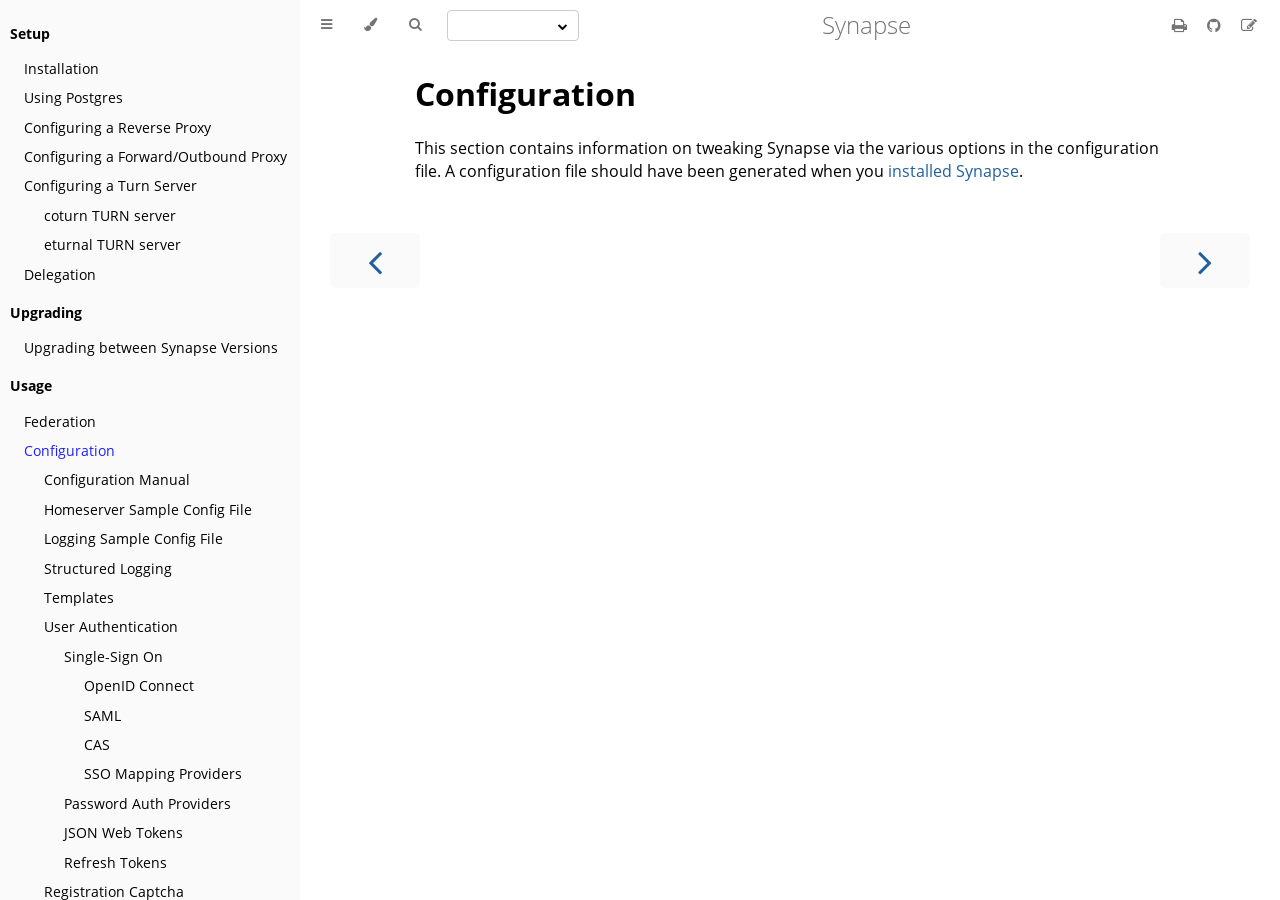
<file: develop/usage/configuration/index.html>
<!DOCTYPE HTML>
<html lang="en" class="sidebar-visible no-js light">
    <head>
        <!-- Book generated using mdBook -->
        <meta charset="UTF-8">
        <title>Configuration - Synapse</title>
        <!-- Custom HTML head -->
        <meta content="text/html; charset=utf-8" http-equiv="Content-Type">
        <meta name="description" content="">
        <meta name="viewport" content="width=device-width, initial-scale=1">
        <meta name="theme-color" content="#ffffff" />

        <link rel="icon" href="../../favicon.svg">
        <link rel="shortcut icon" href="../../favicon.png">
        <link rel="stylesheet" href="../../css/variables.css">
        <link rel="stylesheet" href="../../css/general.css">
        <link rel="stylesheet" href="../../css/chrome.css">
        <link rel="stylesheet" href="../../css/print.css" media="print">
        <!-- Fonts -->
        <link rel="stylesheet" href="../../FontAwesome/css/font-awesome.css">
        <link rel="stylesheet" href="../../fonts/fonts.css">
        <!-- Highlight.js Stylesheets -->
        <link rel="stylesheet" href="../../highlight.css">
        <link rel="stylesheet" href="../../tomorrow-night.css">
        <link rel="stylesheet" href="../../ayu-highlight.css">

        <!-- Custom theme stylesheets -->
        <link rel="stylesheet" href="../../docs/website_files/table-of-contents.css">
        <link rel="stylesheet" href="../../docs/website_files/remove-nav-buttons.css">
        <link rel="stylesheet" href="../../docs/website_files/indent-section-headers.css">
        <link rel="stylesheet" href="../../docs/website_files/version-picker.css">
    </head>
    <body>
        <!-- Provide site root to javascript -->
        <script type="text/javascript">
            var path_to_root = "../../";
            var default_theme = window.matchMedia("(prefers-color-scheme: dark)").matches ? "navy" : "light";
        </script>

        <!-- Work around some values being stored in localStorage wrapped in quotes -->
        <script type="text/javascript">
            try {
                var theme = localStorage.getItem('mdbook-theme');
                var sidebar = localStorage.getItem('mdbook-sidebar');
                if (theme.startsWith('"') && theme.endsWith('"')) {
                    localStorage.setItem('mdbook-theme', theme.slice(1, theme.length - 1));
                }
                if (sidebar.startsWith('"') && sidebar.endsWith('"')) {
                    localStorage.setItem('mdbook-sidebar', sidebar.slice(1, sidebar.length - 1));
                }
            } catch (e) { }
        </script>

        <!-- Set the theme before any content is loaded, prevents flash -->
        <script type="text/javascript">
            var theme;
            try { theme = localStorage.getItem('mdbook-theme'); } catch(e) { }
            if (theme === null || theme === undefined) { theme = default_theme; }
            var html = document.querySelector('html');
            html.classList.remove('no-js')
            html.classList.remove('light')
            html.classList.add(theme);
            html.classList.add('js');
        </script>

        <!-- Hide / unhide sidebar before it is displayed -->
        <script type="text/javascript">
            var html = document.querySelector('html');
            var sidebar = 'hidden';
            if (document.body.clientWidth >= 1080) {
                try { sidebar = localStorage.getItem('mdbook-sidebar'); } catch(e) { }
                sidebar = sidebar || 'visible';
            }
            html.classList.remove('sidebar-visible');
            html.classList.add("sidebar-" + sidebar);
        </script>

        <nav id="sidebar" class="sidebar" aria-label="Table of contents">
            <div class="sidebar-scrollbox">
                <ol class="chapter"><li class="chapter-item expanded affix "><li class="part-title">Introduction</li><li class="chapter-item expanded "><a href="../../welcome_and_overview.html">Welcome and Overview</a></li><li class="chapter-item expanded affix "><li class="part-title">Setup</li><li class="chapter-item expanded "><a href="../../setup/installation.html">Installation</a></li><li class="chapter-item expanded "><a href="../../postgres.html">Using Postgres</a></li><li class="chapter-item expanded "><a href="../../reverse_proxy.html">Configuring a Reverse Proxy</a></li><li class="chapter-item expanded "><a href="../../setup/forward_proxy.html">Configuring a Forward/Outbound Proxy</a></li><li class="chapter-item expanded "><a href="../../turn-howto.html">Configuring a Turn Server</a></li><li><ol class="section"><li class="chapter-item expanded "><a href="../../setup/turn/coturn.html">coturn TURN server</a></li><li class="chapter-item expanded "><a href="../../setup/turn/eturnal.html">eturnal TURN server</a></li></ol></li><li class="chapter-item expanded "><a href="../../delegate.html">Delegation</a></li><li class="chapter-item expanded affix "><li class="part-title">Upgrading</li><li class="chapter-item expanded "><a href="../../upgrade.html">Upgrading between Synapse Versions</a></li><li class="chapter-item expanded affix "><li class="part-title">Usage</li><li class="chapter-item expanded "><a href="../../federate.html">Federation</a></li><li class="chapter-item expanded "><a href="../../usage/configuration/index.html" class="active">Configuration</a></li><li><ol class="section"><li class="chapter-item expanded "><a href="../../usage/configuration/config_documentation.html">Configuration Manual</a></li><li class="chapter-item expanded "><a href="../../usage/configuration/homeserver_sample_config.html">Homeserver Sample Config File</a></li><li class="chapter-item expanded "><a href="../../usage/configuration/logging_sample_config.html">Logging Sample Config File</a></li><li class="chapter-item expanded "><a href="../../structured_logging.html">Structured Logging</a></li><li class="chapter-item expanded "><a href="../../templates.html">Templates</a></li><li class="chapter-item expanded "><a href="../../usage/configuration/user_authentication/index.html">User Authentication</a></li><li><ol class="section"><li class="chapter-item expanded "><a href="../../usage/configuration/user_authentication/single_sign_on/index.html">Single-Sign On</a></li><li><ol class="section"><li class="chapter-item expanded "><a href="../../openid.html">OpenID Connect</a></li><li class="chapter-item expanded "><a href="../../usage/configuration/user_authentication/single_sign_on/saml.html">SAML</a></li><li class="chapter-item expanded "><a href="../../usage/configuration/user_authentication/single_sign_on/cas.html">CAS</a></li><li class="chapter-item expanded "><a href="../../sso_mapping_providers.html">SSO Mapping Providers</a></li></ol></li><li class="chapter-item expanded "><a href="../../password_auth_providers.html">Password Auth Providers</a></li><li class="chapter-item expanded "><a href="../../jwt.html">JSON Web Tokens</a></li><li class="chapter-item expanded "><a href="../../usage/configuration/user_authentication/refresh_tokens.html">Refresh Tokens</a></li></ol></li><li class="chapter-item expanded "><a href="../../CAPTCHA_SETUP.html">Registration Captcha</a></li><li class="chapter-item expanded "><a href="../../application_services.html">Application Services</a></li><li class="chapter-item expanded "><a href="../../server_notices.html">Server Notices</a></li><li class="chapter-item expanded "><a href="../../consent_tracking.html">Consent Tracking</a></li><li class="chapter-item expanded "><a href="../../user_directory.html">User Directory</a></li><li class="chapter-item expanded "><a href="../../message_retention_policies.html">Message Retention Policies</a></li><li class="chapter-item expanded "><a href="../../modules/index.html">Pluggable Modules</a></li><li><ol class="section"><li class="chapter-item expanded "><a href="../../modules/writing_a_module.html">Writing a module</a></li><li><ol class="section"><li class="chapter-item expanded "><a href="../../modules/spam_checker_callbacks.html">Spam checker callbacks</a></li><li class="chapter-item expanded "><a href="../../modules/third_party_rules_callbacks.html">Third-party rules callbacks</a></li><li class="chapter-item expanded "><a href="../../modules/presence_router_callbacks.html">Presence router callbacks</a></li><li class="chapter-item expanded "><a href="../../modules/account_validity_callbacks.html">Account validity callbacks</a></li><li class="chapter-item expanded "><a href="../../modules/password_auth_provider_callbacks.html">Password auth provider callbacks</a></li><li class="chapter-item expanded "><a href="../../modules/background_update_controller_callbacks.html">Background update controller callbacks</a></li><li class="chapter-item expanded "><a href="../../modules/account_data_callbacks.html">Account data callbacks</a></li><li class="chapter-item expanded "><a href="../../modules/add_extra_fields_to_client_events_unsigned.html">Add extra fields to client events unsigned section callbacks</a></li><li class="chapter-item expanded "><a href="../../modules/porting_legacy_module.html">Porting a legacy module to the new interface</a></li></ol></li></ol></li><li class="chapter-item expanded "><a href="../../workers.html">Workers</a></li><li><ol class="section"><li class="chapter-item expanded "><a href="../../synctl_workers.html">Using synctl with Workers</a></li><li class="chapter-item expanded "><a href="../../systemd-with-workers/index.html">Systemd</a></li></ol></li></ol></li><li class="chapter-item expanded "><a href="../../usage/administration/index.html">Administration</a></li><li><ol class="section"><li class="chapter-item expanded "><a href="../../usage/administration/admin_api/index.html">Admin API</a></li><li><ol class="section"><li class="chapter-item expanded "><a href="../../admin_api/account_validity.html">Account Validity</a></li><li class="chapter-item expanded "><a href="../../usage/administration/admin_api/background_updates.html">Background Updates</a></li><li class="chapter-item expanded "><a href="../../admin_api/event_reports.html">Event Reports</a></li><li class="chapter-item expanded "><a href="../../admin_api/experimental_features.html">Experimental Features</a></li><li class="chapter-item expanded "><a href="../../admin_api/media_admin_api.html">Media</a></li><li class="chapter-item expanded "><a href="../../admin_api/purge_history_api.html">Purge History</a></li><li class="chapter-item expanded "><a href="../../admin_api/register_api.html">Register Users</a></li><li class="chapter-item expanded "><a href="../../usage/administration/admin_api/registration_tokens.html">Registration Tokens</a></li><li class="chapter-item expanded "><a href="../../admin_api/room_membership.html">Manipulate Room Membership</a></li><li class="chapter-item expanded "><a href="../../admin_api/rooms.html">Rooms</a></li><li class="chapter-item expanded "><a href="../../admin_api/server_notices.html">Server Notices</a></li><li class="chapter-item expanded "><a href="../../admin_api/statistics.html">Statistics</a></li><li class="chapter-item expanded "><a href="../../admin_api/user_admin_api.html">Users</a></li><li class="chapter-item expanded "><a href="../../admin_api/version_api.html">Server Version</a></li><li class="chapter-item expanded "><a href="../../usage/administration/admin_api/federation.html">Federation</a></li></ol></li><li class="chapter-item expanded "><a href="../../manhole.html">Manhole</a></li><li class="chapter-item expanded "><a href="../../metrics-howto.html">Monitoring</a></li><li><ol class="section"><li class="chapter-item expanded "><a href="../../usage/administration/monitoring/reporting_homeserver_usage_statistics.html">Reporting Homeserver Usage Statistics</a></li></ol></li><li class="chapter-item expanded "><a href="../../usage/administration/monthly_active_users.html">Monthly Active Users</a></li><li class="chapter-item expanded "><a href="../../usage/administration/understanding_synapse_through_grafana_graphs.html">Understanding Synapse Through Grafana Graphs</a></li><li class="chapter-item expanded "><a href="../../usage/administration/useful_sql_for_admins.html">Useful SQL for Admins</a></li><li class="chapter-item expanded "><a href="../../usage/administration/database_maintenance_tools.html">Database Maintenance Tools</a></li><li class="chapter-item expanded "><a href="../../usage/administration/state_groups.html">State Groups</a></li><li class="chapter-item expanded "><a href="../../usage/administration/request_log.html">Request log format</a></li><li class="chapter-item expanded "><a href="../../usage/administration/admin_faq.html">Admin FAQ</a></li><li class="chapter-item expanded "><div>Scripts</div></li></ol></li><li class="chapter-item expanded "><li class="part-title">Development</li><li class="chapter-item expanded "><a href="../../development/contributing_guide.html">Contributing Guide</a></li><li class="chapter-item expanded "><a href="../../code_style.html">Code Style</a></li><li class="chapter-item expanded "><a href="../../development/reviews.html">Reviewing Code</a></li><li class="chapter-item expanded "><a href="../../development/releases.html">Release Cycle</a></li><li class="chapter-item expanded "><a href="../../development/git.html">Git Usage</a></li><li class="chapter-item expanded "><div>Testing</div></li><li><ol class="section"><li class="chapter-item expanded "><a href="../../development/demo.html">Demo scripts</a></li></ol></li><li class="chapter-item expanded "><a href="../../opentracing.html">OpenTracing</a></li><li class="chapter-item expanded "><a href="../../development/database_schema.html">Database Schemas</a></li><li class="chapter-item expanded "><a href="../../development/experimental_features.html">Experimental features</a></li><li class="chapter-item expanded "><a href="../../development/dependencies.html">Dependency management</a></li><li class="chapter-item expanded "><div>Synapse Architecture</div></li><li><ol class="section"><li class="chapter-item expanded "><a href="../../development/synapse_architecture/cancellation.html">Cancellation</a></li><li class="chapter-item expanded "><a href="../../log_contexts.html">Log Contexts</a></li><li class="chapter-item expanded "><a href="../../replication.html">Replication</a></li><li class="chapter-item expanded "><a href="../../development/synapse_architecture/streams.html">Streams</a></li><li class="chapter-item expanded "><a href="../../tcp_replication.html">TCP Replication</a></li><li class="chapter-item expanded "><a href="../../development/synapse_architecture/faster_joins.html">Faster remote joins</a></li></ol></li><li class="chapter-item expanded "><a href="../../development/internal_documentation/index.html">Internal Documentation</a></li><li><ol class="section"><li class="chapter-item expanded "><div>Single Sign-On</div></li><li><ol class="section"><li class="chapter-item expanded "><a href="../../development/saml.html">SAML</a></li><li class="chapter-item expanded "><a href="../../development/cas.html">CAS</a></li></ol></li><li class="chapter-item expanded "><a href="../../development/room-dag-concepts.html">Room DAG concepts</a></li><li class="chapter-item expanded "><div>State Resolution</div></li><li><ol class="section"><li class="chapter-item expanded "><a href="../../auth_chain_difference_algorithm.html">The Auth Chain Difference Algorithm</a></li></ol></li><li class="chapter-item expanded "><a href="../../media_repository.html">Media Repository</a></li><li class="chapter-item expanded "><a href="../../room_and_user_statistics.html">Room and User Statistics</a></li></ol></li><li class="chapter-item expanded "><div>Scripts</div></li><li class="chapter-item expanded affix "><li class="part-title">Other</li><li class="chapter-item expanded "><a href="../../deprecation_policy.html">Dependency Deprecation Policy</a></li><li class="chapter-item expanded "><a href="../../other/running_synapse_on_single_board_computers.html">Running Synapse on a Single-Board Computer</a></li></ol>
            </div>
            <div id="sidebar-resize-handle" class="sidebar-resize-handle"></div>
        </nav>

        <div id="page-wrapper" class="page-wrapper">

            <div class="page">
                <div id="menu-bar-hover-placeholder"></div>
                <div id="menu-bar" class="menu-bar sticky bordered">
                    <div class="left-buttons">
                        <button id="sidebar-toggle" class="icon-button" type="button" title="Toggle Table of Contents" aria-label="Toggle Table of Contents" aria-controls="sidebar">
                            <i class="fa fa-bars"></i>
                        </button>
                        <button id="theme-toggle" class="icon-button" type="button" title="Change theme" aria-label="Change theme" aria-haspopup="true" aria-expanded="false" aria-controls="theme-list">
                            <i class="fa fa-paint-brush"></i>
                        </button>
                        <ul id="theme-list" class="theme-popup" aria-label="Themes" role="menu">
                            <li role="none"><button role="menuitem" class="theme" id="light">Light (default)</button></li>
                            <li role="none"><button role="menuitem" class="theme" id="rust">Rust</button></li>
                            <li role="none"><button role="menuitem" class="theme" id="coal">Coal</button></li>
                            <li role="none"><button role="menuitem" class="theme" id="navy">Navy</button></li>
                            <li role="none"><button role="menuitem" class="theme" id="ayu">Ayu</button></li>
                        </ul>
                        <button id="search-toggle" class="icon-button" type="button" title="Search. (Shortkey: s)" aria-label="Toggle Searchbar" aria-expanded="false" aria-keyshortcuts="S" aria-controls="searchbar">
                            <i class="fa fa-search"></i>
                        </button>
                        <div class="version-picker">
                            <div class="dropdown">
                                <div class="select">
                                    <span></span>
                                    <i class="fa fa-chevron-down"></i>
                                </div>
                                <input type="hidden" name="version">
                                <ul class="dropdown-menu">
                                    <!-- Versions will be added dynamically in version-picker.js -->
                                </ul>
                            </div>
                        </div>
                    </div>

                    <h1 class="menu-title">Synapse</h1>

                    <div class="right-buttons">
                        <a href="../../print.html" title="Print this book" aria-label="Print this book">
                            <i id="print-button" class="fa fa-print"></i>
                        </a>
                        <a href="https://github.com/matrix-org/synapse" title="Git repository" aria-label="Git repository">
                            <i id="git-repository-button" class="fa fa-github"></i>
                        </a>
                        <a href="https://github.com/matrix-org/synapse/edit/develop/docs/usage/configuration/README.md" title="Suggest an edit" aria-label="Suggest an edit">
                            <i id="git-edit-button" class="fa fa-edit"></i>
                        </a>
                    </div>
                </div>

                <div id="search-wrapper" class="hidden">
                    <form id="searchbar-outer" class="searchbar-outer">
                        <input type="search" id="searchbar" name="searchbar" placeholder="Search this book ..." aria-controls="searchresults-outer" aria-describedby="searchresults-header">
                    </form>
                    <div id="searchresults-outer" class="searchresults-outer hidden">
                        <div id="searchresults-header" class="searchresults-header"></div>
                        <ul id="searchresults">
                        </ul>
                    </div>
                </div>
                <!-- Apply ARIA attributes after the sidebar and the sidebar toggle button are added to the DOM -->
                <script type="text/javascript">
                    document.getElementById('sidebar-toggle').setAttribute('aria-expanded', sidebar === 'visible');
                    document.getElementById('sidebar').setAttribute('aria-hidden', sidebar !== 'visible');
                    Array.from(document.querySelectorAll('#sidebar a')).forEach(function(link) {
                        link.setAttribute('tabIndex', sidebar === 'visible' ? 0 : -1);
                    });
                </script>

                <div id="content" class="content">
                    <main>
                        <!-- Page table of contents -->
                        <div class="sidetoc">
                            <nav class="pagetoc"></nav>
                        </div>

                        <h1 id="configuration"><a class="header" href="#configuration">Configuration</a></h1>
<p>This section contains information on tweaking Synapse via the various options in the configuration file. A configuration
file should have been generated when you <a href="../../setup/installation.html">installed Synapse</a>.</p>

                    </main>

                    <nav class="nav-wrapper" aria-label="Page navigation">
                        <!-- Mobile navigation buttons -->
                            <a rel="prev" href="../../federate.html" class="mobile-nav-chapters previous" title="Previous chapter" aria-label="Previous chapter" aria-keyshortcuts="Left">
                                <i class="fa fa-angle-left"></i>
                            </a>
                            <a rel="next" href="../../usage/configuration/config_documentation.html" class="mobile-nav-chapters next" title="Next chapter" aria-label="Next chapter" aria-keyshortcuts="Right">
                                <i class="fa fa-angle-right"></i>
                            </a>
                        <div style="clear: both"></div>
                    </nav>
                </div>
            </div>

            <nav class="nav-wide-wrapper" aria-label="Page navigation">
                    <a rel="prev" href="../../federate.html" class="nav-chapters previous" title="Previous chapter" aria-label="Previous chapter" aria-keyshortcuts="Left">
                        <i class="fa fa-angle-left"></i>
                    </a>
                    <a rel="next" href="../../usage/configuration/config_documentation.html" class="nav-chapters next" title="Next chapter" aria-label="Next chapter" aria-keyshortcuts="Right">
                        <i class="fa fa-angle-right"></i>
                    </a>
            </nav>

        </div>

        <script type="text/javascript">
            window.playground_copyable = true;
        </script>
        <script src="../../elasticlunr.min.js" type="text/javascript" charset="utf-8"></script>
        <script src="../../mark.min.js" type="text/javascript" charset="utf-8"></script>
        <script src="../../searcher.js" type="text/javascript" charset="utf-8"></script>
        <script src="../../clipboard.min.js" type="text/javascript" charset="utf-8"></script>
        <script src="../../highlight.js" type="text/javascript" charset="utf-8"></script>
        <script src="../../book.js" type="text/javascript" charset="utf-8"></script>

        <!-- Custom JS scripts -->
        <script type="text/javascript" src="../../docs/website_files/table-of-contents.js"></script>
        <script type="text/javascript" src="../../docs/website_files/version-picker.js"></script>
        <script type="text/javascript" src="../../docs/website_files/version.js"></script>
    </body>
</html>
</file>
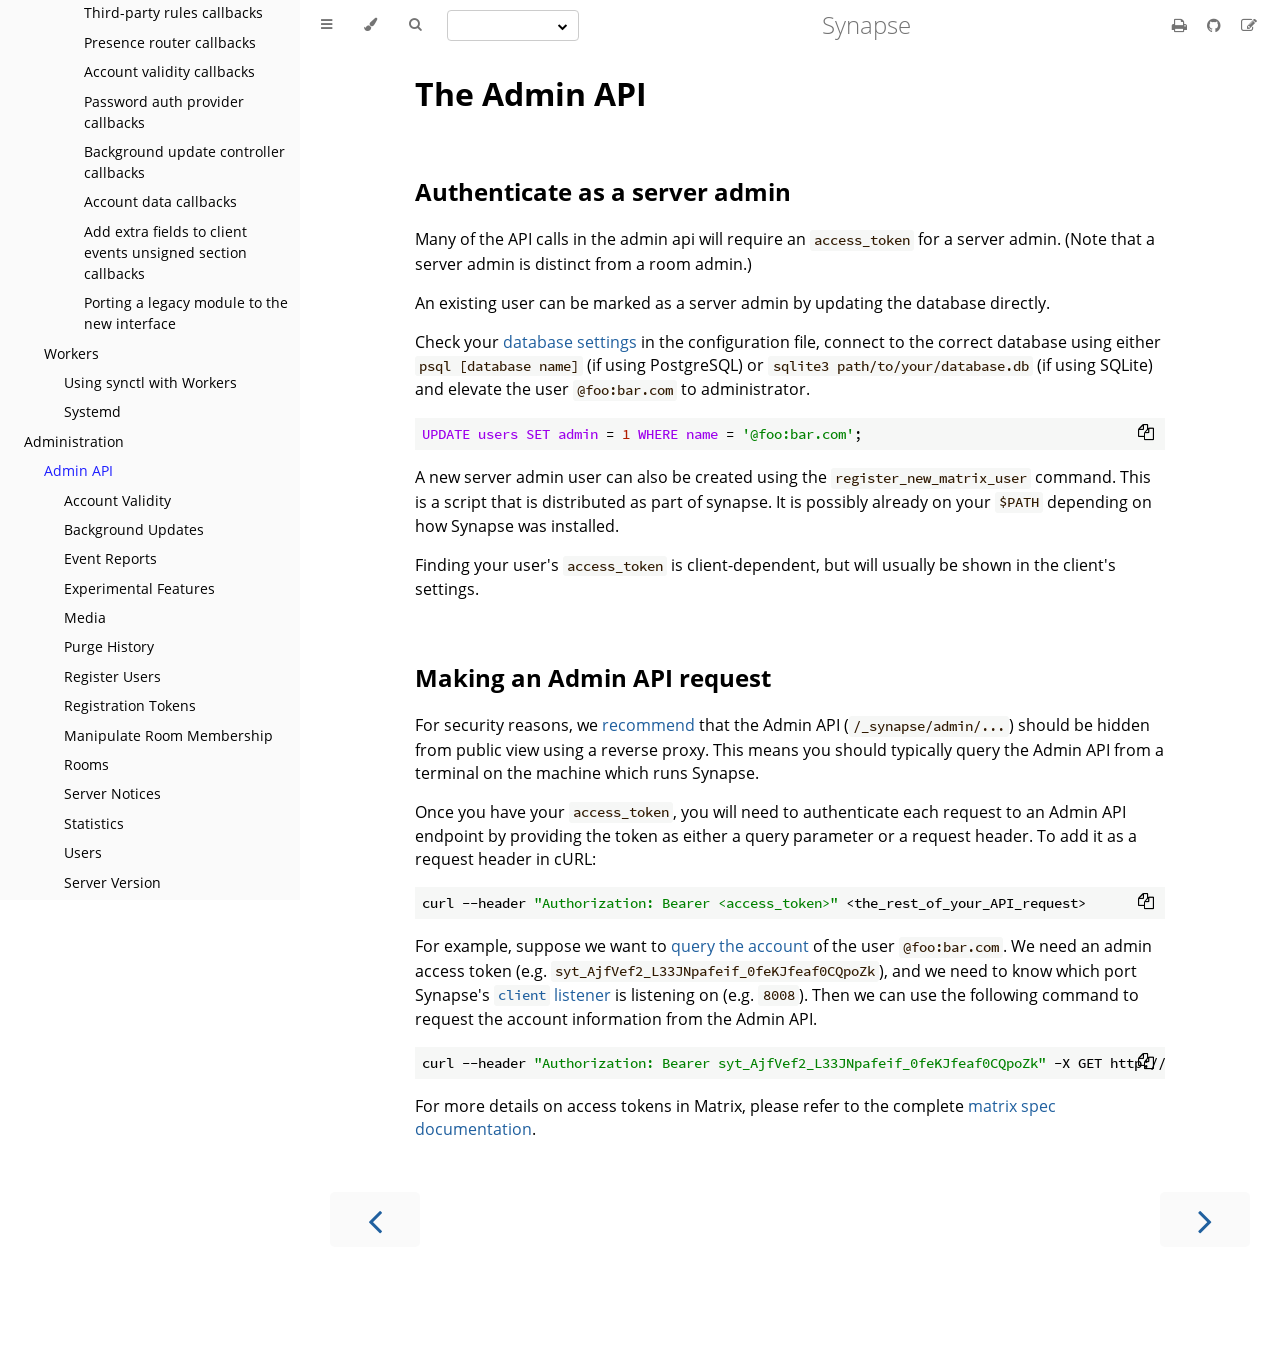
<file: develop/usage/administration/admin_api/index.html>
<!DOCTYPE HTML>
<html lang="en" class="sidebar-visible no-js light">
    <head>
        <!-- Book generated using mdBook -->
        <meta charset="UTF-8">
        <title>Admin API - Synapse</title>
        <!-- Custom HTML head -->
        <meta content="text/html; charset=utf-8" http-equiv="Content-Type">
        <meta name="description" content="">
        <meta name="viewport" content="width=device-width, initial-scale=1">
        <meta name="theme-color" content="#ffffff" />

        <link rel="icon" href="../../../favicon.svg">
        <link rel="shortcut icon" href="../../../favicon.png">
        <link rel="stylesheet" href="../../../css/variables.css">
        <link rel="stylesheet" href="../../../css/general.css">
        <link rel="stylesheet" href="../../../css/chrome.css">
        <link rel="stylesheet" href="../../../css/print.css" media="print">
        <!-- Fonts -->
        <link rel="stylesheet" href="../../../FontAwesome/css/font-awesome.css">
        <link rel="stylesheet" href="../../../fonts/fonts.css">
        <!-- Highlight.js Stylesheets -->
        <link rel="stylesheet" href="../../../highlight.css">
        <link rel="stylesheet" href="../../../tomorrow-night.css">
        <link rel="stylesheet" href="../../../ayu-highlight.css">

        <!-- Custom theme stylesheets -->
        <link rel="stylesheet" href="../../../docs/website_files/table-of-contents.css">
        <link rel="stylesheet" href="../../../docs/website_files/remove-nav-buttons.css">
        <link rel="stylesheet" href="../../../docs/website_files/indent-section-headers.css">
        <link rel="stylesheet" href="../../../docs/website_files/version-picker.css">
    </head>
    <body>
        <!-- Provide site root to javascript -->
        <script type="text/javascript">
            var path_to_root = "../../../";
            var default_theme = window.matchMedia("(prefers-color-scheme: dark)").matches ? "navy" : "light";
        </script>

        <!-- Work around some values being stored in localStorage wrapped in quotes -->
        <script type="text/javascript">
            try {
                var theme = localStorage.getItem('mdbook-theme');
                var sidebar = localStorage.getItem('mdbook-sidebar');
                if (theme.startsWith('"') && theme.endsWith('"')) {
                    localStorage.setItem('mdbook-theme', theme.slice(1, theme.length - 1));
                }
                if (sidebar.startsWith('"') && sidebar.endsWith('"')) {
                    localStorage.setItem('mdbook-sidebar', sidebar.slice(1, sidebar.length - 1));
                }
            } catch (e) { }
        </script>

        <!-- Set the theme before any content is loaded, prevents flash -->
        <script type="text/javascript">
            var theme;
            try { theme = localStorage.getItem('mdbook-theme'); } catch(e) { }
            if (theme === null || theme === undefined) { theme = default_theme; }
            var html = document.querySelector('html');
            html.classList.remove('no-js')
            html.classList.remove('light')
            html.classList.add(theme);
            html.classList.add('js');
        </script>

        <!-- Hide / unhide sidebar before it is displayed -->
        <script type="text/javascript">
            var html = document.querySelector('html');
            var sidebar = 'hidden';
            if (document.body.clientWidth >= 1080) {
                try { sidebar = localStorage.getItem('mdbook-sidebar'); } catch(e) { }
                sidebar = sidebar || 'visible';
            }
            html.classList.remove('sidebar-visible');
            html.classList.add("sidebar-" + sidebar);
        </script>

        <nav id="sidebar" class="sidebar" aria-label="Table of contents">
            <div class="sidebar-scrollbox">
                <ol class="chapter"><li class="chapter-item expanded affix "><li class="part-title">Introduction</li><li class="chapter-item expanded "><a href="../../../welcome_and_overview.html">Welcome and Overview</a></li><li class="chapter-item expanded affix "><li class="part-title">Setup</li><li class="chapter-item expanded "><a href="../../../setup/installation.html">Installation</a></li><li class="chapter-item expanded "><a href="../../../postgres.html">Using Postgres</a></li><li class="chapter-item expanded "><a href="../../../reverse_proxy.html">Configuring a Reverse Proxy</a></li><li class="chapter-item expanded "><a href="../../../setup/forward_proxy.html">Configuring a Forward/Outbound Proxy</a></li><li class="chapter-item expanded "><a href="../../../turn-howto.html">Configuring a Turn Server</a></li><li><ol class="section"><li class="chapter-item expanded "><a href="../../../setup/turn/coturn.html">coturn TURN server</a></li><li class="chapter-item expanded "><a href="../../../setup/turn/eturnal.html">eturnal TURN server</a></li></ol></li><li class="chapter-item expanded "><a href="../../../delegate.html">Delegation</a></li><li class="chapter-item expanded affix "><li class="part-title">Upgrading</li><li class="chapter-item expanded "><a href="../../../upgrade.html">Upgrading between Synapse Versions</a></li><li class="chapter-item expanded affix "><li class="part-title">Usage</li><li class="chapter-item expanded "><a href="../../../federate.html">Federation</a></li><li class="chapter-item expanded "><a href="../../../usage/configuration/index.html">Configuration</a></li><li><ol class="section"><li class="chapter-item expanded "><a href="../../../usage/configuration/config_documentation.html">Configuration Manual</a></li><li class="chapter-item expanded "><a href="../../../usage/configuration/homeserver_sample_config.html">Homeserver Sample Config File</a></li><li class="chapter-item expanded "><a href="../../../usage/configuration/logging_sample_config.html">Logging Sample Config File</a></li><li class="chapter-item expanded "><a href="../../../structured_logging.html">Structured Logging</a></li><li class="chapter-item expanded "><a href="../../../templates.html">Templates</a></li><li class="chapter-item expanded "><a href="../../../usage/configuration/user_authentication/index.html">User Authentication</a></li><li><ol class="section"><li class="chapter-item expanded "><a href="../../../usage/configuration/user_authentication/single_sign_on/index.html">Single-Sign On</a></li><li><ol class="section"><li class="chapter-item expanded "><a href="../../../openid.html">OpenID Connect</a></li><li class="chapter-item expanded "><a href="../../../usage/configuration/user_authentication/single_sign_on/saml.html">SAML</a></li><li class="chapter-item expanded "><a href="../../../usage/configuration/user_authentication/single_sign_on/cas.html">CAS</a></li><li class="chapter-item expanded "><a href="../../../sso_mapping_providers.html">SSO Mapping Providers</a></li></ol></li><li class="chapter-item expanded "><a href="../../../password_auth_providers.html">Password Auth Providers</a></li><li class="chapter-item expanded "><a href="../../../jwt.html">JSON Web Tokens</a></li><li class="chapter-item expanded "><a href="../../../usage/configuration/user_authentication/refresh_tokens.html">Refresh Tokens</a></li></ol></li><li class="chapter-item expanded "><a href="../../../CAPTCHA_SETUP.html">Registration Captcha</a></li><li class="chapter-item expanded "><a href="../../../application_services.html">Application Services</a></li><li class="chapter-item expanded "><a href="../../../server_notices.html">Server Notices</a></li><li class="chapter-item expanded "><a href="../../../consent_tracking.html">Consent Tracking</a></li><li class="chapter-item expanded "><a href="../../../user_directory.html">User Directory</a></li><li class="chapter-item expanded "><a href="../../../message_retention_policies.html">Message Retention Policies</a></li><li class="chapter-item expanded "><a href="../../../modules/index.html">Pluggable Modules</a></li><li><ol class="section"><li class="chapter-item expanded "><a href="../../../modules/writing_a_module.html">Writing a module</a></li><li><ol class="section"><li class="chapter-item expanded "><a href="../../../modules/spam_checker_callbacks.html">Spam checker callbacks</a></li><li class="chapter-item expanded "><a href="../../../modules/third_party_rules_callbacks.html">Third-party rules callbacks</a></li><li class="chapter-item expanded "><a href="../../../modules/presence_router_callbacks.html">Presence router callbacks</a></li><li class="chapter-item expanded "><a href="../../../modules/account_validity_callbacks.html">Account validity callbacks</a></li><li class="chapter-item expanded "><a href="../../../modules/password_auth_provider_callbacks.html">Password auth provider callbacks</a></li><li class="chapter-item expanded "><a href="../../../modules/background_update_controller_callbacks.html">Background update controller callbacks</a></li><li class="chapter-item expanded "><a href="../../../modules/account_data_callbacks.html">Account data callbacks</a></li><li class="chapter-item expanded "><a href="../../../modules/add_extra_fields_to_client_events_unsigned.html">Add extra fields to client events unsigned section callbacks</a></li><li class="chapter-item expanded "><a href="../../../modules/porting_legacy_module.html">Porting a legacy module to the new interface</a></li></ol></li></ol></li><li class="chapter-item expanded "><a href="../../../workers.html">Workers</a></li><li><ol class="section"><li class="chapter-item expanded "><a href="../../../synctl_workers.html">Using synctl with Workers</a></li><li class="chapter-item expanded "><a href="../../../systemd-with-workers/index.html">Systemd</a></li></ol></li></ol></li><li class="chapter-item expanded "><a href="../../../usage/administration/index.html">Administration</a></li><li><ol class="section"><li class="chapter-item expanded "><a href="../../../usage/administration/admin_api/index.html" class="active">Admin API</a></li><li><ol class="section"><li class="chapter-item expanded "><a href="../../../admin_api/account_validity.html">Account Validity</a></li><li class="chapter-item expanded "><a href="../../../usage/administration/admin_api/background_updates.html">Background Updates</a></li><li class="chapter-item expanded "><a href="../../../admin_api/event_reports.html">Event Reports</a></li><li class="chapter-item expanded "><a href="../../../admin_api/experimental_features.html">Experimental Features</a></li><li class="chapter-item expanded "><a href="../../../admin_api/media_admin_api.html">Media</a></li><li class="chapter-item expanded "><a href="../../../admin_api/purge_history_api.html">Purge History</a></li><li class="chapter-item expanded "><a href="../../../admin_api/register_api.html">Register Users</a></li><li class="chapter-item expanded "><a href="../../../usage/administration/admin_api/registration_tokens.html">Registration Tokens</a></li><li class="chapter-item expanded "><a href="../../../admin_api/room_membership.html">Manipulate Room Membership</a></li><li class="chapter-item expanded "><a href="../../../admin_api/rooms.html">Rooms</a></li><li class="chapter-item expanded "><a href="../../../admin_api/server_notices.html">Server Notices</a></li><li class="chapter-item expanded "><a href="../../../admin_api/statistics.html">Statistics</a></li><li class="chapter-item expanded "><a href="../../../admin_api/user_admin_api.html">Users</a></li><li class="chapter-item expanded "><a href="../../../admin_api/version_api.html">Server Version</a></li><li class="chapter-item expanded "><a href="../../../usage/administration/admin_api/federation.html">Federation</a></li></ol></li><li class="chapter-item expanded "><a href="../../../manhole.html">Manhole</a></li><li class="chapter-item expanded "><a href="../../../metrics-howto.html">Monitoring</a></li><li><ol class="section"><li class="chapter-item expanded "><a href="../../../usage/administration/monitoring/reporting_homeserver_usage_statistics.html">Reporting Homeserver Usage Statistics</a></li></ol></li><li class="chapter-item expanded "><a href="../../../usage/administration/monthly_active_users.html">Monthly Active Users</a></li><li class="chapter-item expanded "><a href="../../../usage/administration/understanding_synapse_through_grafana_graphs.html">Understanding Synapse Through Grafana Graphs</a></li><li class="chapter-item expanded "><a href="../../../usage/administration/useful_sql_for_admins.html">Useful SQL for Admins</a></li><li class="chapter-item expanded "><a href="../../../usage/administration/database_maintenance_tools.html">Database Maintenance Tools</a></li><li class="chapter-item expanded "><a href="../../../usage/administration/state_groups.html">State Groups</a></li><li class="chapter-item expanded "><a href="../../../usage/administration/request_log.html">Request log format</a></li><li class="chapter-item expanded "><a href="../../../usage/administration/admin_faq.html">Admin FAQ</a></li><li class="chapter-item expanded "><div>Scripts</div></li></ol></li><li class="chapter-item expanded "><li class="part-title">Development</li><li class="chapter-item expanded "><a href="../../../development/contributing_guide.html">Contributing Guide</a></li><li class="chapter-item expanded "><a href="../../../code_style.html">Code Style</a></li><li class="chapter-item expanded "><a href="../../../development/reviews.html">Reviewing Code</a></li><li class="chapter-item expanded "><a href="../../../development/releases.html">Release Cycle</a></li><li class="chapter-item expanded "><a href="../../../development/git.html">Git Usage</a></li><li class="chapter-item expanded "><div>Testing</div></li><li><ol class="section"><li class="chapter-item expanded "><a href="../../../development/demo.html">Demo scripts</a></li></ol></li><li class="chapter-item expanded "><a href="../../../opentracing.html">OpenTracing</a></li><li class="chapter-item expanded "><a href="../../../development/database_schema.html">Database Schemas</a></li><li class="chapter-item expanded "><a href="../../../development/experimental_features.html">Experimental features</a></li><li class="chapter-item expanded "><a href="../../../development/dependencies.html">Dependency management</a></li><li class="chapter-item expanded "><div>Synapse Architecture</div></li><li><ol class="section"><li class="chapter-item expanded "><a href="../../../development/synapse_architecture/cancellation.html">Cancellation</a></li><li class="chapter-item expanded "><a href="../../../log_contexts.html">Log Contexts</a></li><li class="chapter-item expanded "><a href="../../../replication.html">Replication</a></li><li class="chapter-item expanded "><a href="../../../development/synapse_architecture/streams.html">Streams</a></li><li class="chapter-item expanded "><a href="../../../tcp_replication.html">TCP Replication</a></li><li class="chapter-item expanded "><a href="../../../development/synapse_architecture/faster_joins.html">Faster remote joins</a></li></ol></li><li class="chapter-item expanded "><a href="../../../development/internal_documentation/index.html">Internal Documentation</a></li><li><ol class="section"><li class="chapter-item expanded "><div>Single Sign-On</div></li><li><ol class="section"><li class="chapter-item expanded "><a href="../../../development/saml.html">SAML</a></li><li class="chapter-item expanded "><a href="../../../development/cas.html">CAS</a></li></ol></li><li class="chapter-item expanded "><a href="../../../development/room-dag-concepts.html">Room DAG concepts</a></li><li class="chapter-item expanded "><div>State Resolution</div></li><li><ol class="section"><li class="chapter-item expanded "><a href="../../../auth_chain_difference_algorithm.html">The Auth Chain Difference Algorithm</a></li></ol></li><li class="chapter-item expanded "><a href="../../../media_repository.html">Media Repository</a></li><li class="chapter-item expanded "><a href="../../../room_and_user_statistics.html">Room and User Statistics</a></li></ol></li><li class="chapter-item expanded "><div>Scripts</div></li><li class="chapter-item expanded affix "><li class="part-title">Other</li><li class="chapter-item expanded "><a href="../../../deprecation_policy.html">Dependency Deprecation Policy</a></li><li class="chapter-item expanded "><a href="../../../other/running_synapse_on_single_board_computers.html">Running Synapse on a Single-Board Computer</a></li></ol>
            </div>
            <div id="sidebar-resize-handle" class="sidebar-resize-handle"></div>
        </nav>

        <div id="page-wrapper" class="page-wrapper">

            <div class="page">
                <div id="menu-bar-hover-placeholder"></div>
                <div id="menu-bar" class="menu-bar sticky bordered">
                    <div class="left-buttons">
                        <button id="sidebar-toggle" class="icon-button" type="button" title="Toggle Table of Contents" aria-label="Toggle Table of Contents" aria-controls="sidebar">
                            <i class="fa fa-bars"></i>
                        </button>
                        <button id="theme-toggle" class="icon-button" type="button" title="Change theme" aria-label="Change theme" aria-haspopup="true" aria-expanded="false" aria-controls="theme-list">
                            <i class="fa fa-paint-brush"></i>
                        </button>
                        <ul id="theme-list" class="theme-popup" aria-label="Themes" role="menu">
                            <li role="none"><button role="menuitem" class="theme" id="light">Light (default)</button></li>
                            <li role="none"><button role="menuitem" class="theme" id="rust">Rust</button></li>
                            <li role="none"><button role="menuitem" class="theme" id="coal">Coal</button></li>
                            <li role="none"><button role="menuitem" class="theme" id="navy">Navy</button></li>
                            <li role="none"><button role="menuitem" class="theme" id="ayu">Ayu</button></li>
                        </ul>
                        <button id="search-toggle" class="icon-button" type="button" title="Search. (Shortkey: s)" aria-label="Toggle Searchbar" aria-expanded="false" aria-keyshortcuts="S" aria-controls="searchbar">
                            <i class="fa fa-search"></i>
                        </button>
                        <div class="version-picker">
                            <div class="dropdown">
                                <div class="select">
                                    <span></span>
                                    <i class="fa fa-chevron-down"></i>
                                </div>
                                <input type="hidden" name="version">
                                <ul class="dropdown-menu">
                                    <!-- Versions will be added dynamically in version-picker.js -->
                                </ul>
                            </div>
                        </div>
                    </div>

                    <h1 class="menu-title">Synapse</h1>

                    <div class="right-buttons">
                        <a href="../../../print.html" title="Print this book" aria-label="Print this book">
                            <i id="print-button" class="fa fa-print"></i>
                        </a>
                        <a href="https://github.com/matrix-org/synapse" title="Git repository" aria-label="Git repository">
                            <i id="git-repository-button" class="fa fa-github"></i>
                        </a>
                        <a href="https://github.com/matrix-org/synapse/edit/develop/docs/usage/administration/admin_api/README.md" title="Suggest an edit" aria-label="Suggest an edit">
                            <i id="git-edit-button" class="fa fa-edit"></i>
                        </a>
                    </div>
                </div>

                <div id="search-wrapper" class="hidden">
                    <form id="searchbar-outer" class="searchbar-outer">
                        <input type="search" id="searchbar" name="searchbar" placeholder="Search this book ..." aria-controls="searchresults-outer" aria-describedby="searchresults-header">
                    </form>
                    <div id="searchresults-outer" class="searchresults-outer hidden">
                        <div id="searchresults-header" class="searchresults-header"></div>
                        <ul id="searchresults">
                        </ul>
                    </div>
                </div>
                <!-- Apply ARIA attributes after the sidebar and the sidebar toggle button are added to the DOM -->
                <script type="text/javascript">
                    document.getElementById('sidebar-toggle').setAttribute('aria-expanded', sidebar === 'visible');
                    document.getElementById('sidebar').setAttribute('aria-hidden', sidebar !== 'visible');
                    Array.from(document.querySelectorAll('#sidebar a')).forEach(function(link) {
                        link.setAttribute('tabIndex', sidebar === 'visible' ? 0 : -1);
                    });
                </script>

                <div id="content" class="content">
                    <main>
                        <!-- Page table of contents -->
                        <div class="sidetoc">
                            <nav class="pagetoc"></nav>
                        </div>

                        <h1 id="the-admin-api"><a class="header" href="#the-admin-api">The Admin API</a></h1>
<h2 id="authenticate-as-a-server-admin"><a class="header" href="#authenticate-as-a-server-admin">Authenticate as a server admin</a></h2>
<p>Many of the API calls in the admin api will require an <code>access_token</code> for a
server admin. (Note that a server admin is distinct from a room admin.)</p>
<p>An existing user can be marked as a server admin by updating the database directly.</p>
<p>Check your <a href="../../configuration/config_documentation.html#database">database settings</a> in the configuration file, connect to the correct database using either <code>psql [database name]</code> (if using PostgreSQL) or <code>sqlite3 path/to/your/database.db</code> (if using SQLite) and elevate the user <code>@foo:bar.com</code> to administrator.</p>
<pre><code class="language-sql">UPDATE users SET admin = 1 WHERE name = '@foo:bar.com';
</code></pre>
<p>A new server admin user can also be created using the <code>register_new_matrix_user</code>
command. This is a script that is distributed as part of synapse. It is possibly
already on your <code>$PATH</code> depending on how Synapse was installed.</p>
<p>Finding your user's <code>access_token</code> is client-dependent, but will usually be shown in the client's settings.</p>
<h2 id="making-an-admin-api-request"><a class="header" href="#making-an-admin-api-request">Making an Admin API request</a></h2>
<p>For security reasons, we <a href="../../../reverse_proxy.html#synapse-administration-endpoints">recommend</a>
that the Admin API (<code>/_synapse/admin/...</code>) should be hidden from public view using a
reverse proxy. This means you should typically query the Admin API from a terminal on
the machine which runs Synapse.</p>
<p>Once you have your <code>access_token</code>, you will need to authenticate each request to an Admin API endpoint by
providing the token as either a query parameter or a request header. To add it as a request header in cURL:</p>
<pre><code class="language-sh">curl --header &quot;Authorization: Bearer &lt;access_token&gt;&quot; &lt;the_rest_of_your_API_request&gt;
</code></pre>
<p>For example, suppose we want to
<a href="../../../admin_api/user_admin_api.html#query-user-account">query the account</a> of the user
<code>@foo:bar.com</code>. We need an admin access token (e.g.
<code>syt_AjfVef2_L33JNpafeif_0feKJfeaf0CQpoZk</code>), and we need to know which port
Synapse's <a href="../../configuration/config_documentation.html#listeners"><code>client</code> listener</a> is listening
on (e.g. <code>8008</code>). Then we can use the following command to request the account
information from the Admin API.</p>
<pre><code class="language-sh">curl --header &quot;Authorization: Bearer syt_AjfVef2_L33JNpafeif_0feKJfeaf0CQpoZk&quot; -X GET http://127.0.0.1:8008/_synapse/admin/v2/users/@foo:bar.com
</code></pre>
<p>For more details on access tokens in Matrix, please refer to the complete
<a href="https://matrix.org/docs/spec/client_server/r0.6.1#using-access-tokens">matrix spec documentation</a>.</p>

                    </main>

                    <nav class="nav-wrapper" aria-label="Page navigation">
                        <!-- Mobile navigation buttons -->
                            <a rel="prev" href="../../../usage/administration/index.html" class="mobile-nav-chapters previous" title="Previous chapter" aria-label="Previous chapter" aria-keyshortcuts="Left">
                                <i class="fa fa-angle-left"></i>
                            </a>
                            <a rel="next" href="../../../admin_api/account_validity.html" class="mobile-nav-chapters next" title="Next chapter" aria-label="Next chapter" aria-keyshortcuts="Right">
                                <i class="fa fa-angle-right"></i>
                            </a>
                        <div style="clear: both"></div>
                    </nav>
                </div>
            </div>

            <nav class="nav-wide-wrapper" aria-label="Page navigation">
                    <a rel="prev" href="../../../usage/administration/index.html" class="nav-chapters previous" title="Previous chapter" aria-label="Previous chapter" aria-keyshortcuts="Left">
                        <i class="fa fa-angle-left"></i>
                    </a>
                    <a rel="next" href="../../../admin_api/account_validity.html" class="nav-chapters next" title="Next chapter" aria-label="Next chapter" aria-keyshortcuts="Right">
                        <i class="fa fa-angle-right"></i>
                    </a>
            </nav>

        </div>

        <script type="text/javascript">
            window.playground_copyable = true;
        </script>
        <script src="../../../elasticlunr.min.js" type="text/javascript" charset="utf-8"></script>
        <script src="../../../mark.min.js" type="text/javascript" charset="utf-8"></script>
        <script src="../../../searcher.js" type="text/javascript" charset="utf-8"></script>
        <script src="../../../clipboard.min.js" type="text/javascript" charset="utf-8"></script>
        <script src="../../../highlight.js" type="text/javascript" charset="utf-8"></script>
        <script src="../../../book.js" type="text/javascript" charset="utf-8"></script>

        <!-- Custom JS scripts -->
        <script type="text/javascript" src="../../../docs/website_files/table-of-contents.js"></script>
        <script type="text/javascript" src="../../../docs/website_files/version-picker.js"></script>
        <script type="text/javascript" src="../../../docs/website_files/version.js"></script>
    </body>
</html>
</file>
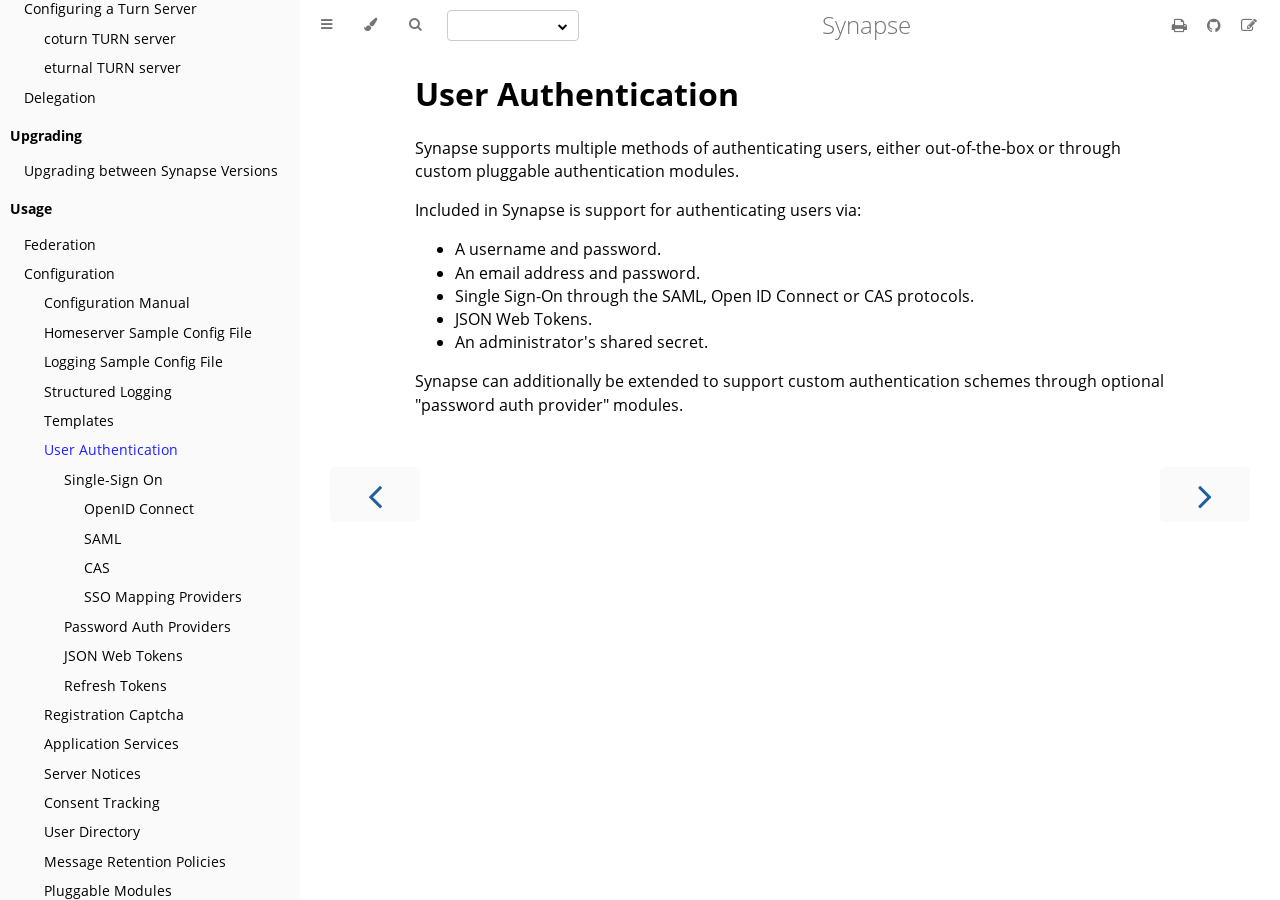
<file: develop/usage/configuration/user_authentication/index.html>
<!DOCTYPE HTML>
<html lang="en" class="sidebar-visible no-js light">
    <head>
        <!-- Book generated using mdBook -->
        <meta charset="UTF-8">
        <title>User Authentication - Synapse</title>
        <!-- Custom HTML head -->
        <meta content="text/html; charset=utf-8" http-equiv="Content-Type">
        <meta name="description" content="">
        <meta name="viewport" content="width=device-width, initial-scale=1">
        <meta name="theme-color" content="#ffffff" />

        <link rel="icon" href="../../../favicon.svg">
        <link rel="shortcut icon" href="../../../favicon.png">
        <link rel="stylesheet" href="../../../css/variables.css">
        <link rel="stylesheet" href="../../../css/general.css">
        <link rel="stylesheet" href="../../../css/chrome.css">
        <link rel="stylesheet" href="../../../css/print.css" media="print">
        <!-- Fonts -->
        <link rel="stylesheet" href="../../../FontAwesome/css/font-awesome.css">
        <link rel="stylesheet" href="../../../fonts/fonts.css">
        <!-- Highlight.js Stylesheets -->
        <link rel="stylesheet" href="../../../highlight.css">
        <link rel="stylesheet" href="../../../tomorrow-night.css">
        <link rel="stylesheet" href="../../../ayu-highlight.css">

        <!-- Custom theme stylesheets -->
        <link rel="stylesheet" href="../../../docs/website_files/table-of-contents.css">
        <link rel="stylesheet" href="../../../docs/website_files/remove-nav-buttons.css">
        <link rel="stylesheet" href="../../../docs/website_files/indent-section-headers.css">
        <link rel="stylesheet" href="../../../docs/website_files/version-picker.css">
    </head>
    <body>
        <!-- Provide site root to javascript -->
        <script type="text/javascript">
            var path_to_root = "../../../";
            var default_theme = window.matchMedia("(prefers-color-scheme: dark)").matches ? "navy" : "light";
        </script>

        <!-- Work around some values being stored in localStorage wrapped in quotes -->
        <script type="text/javascript">
            try {
                var theme = localStorage.getItem('mdbook-theme');
                var sidebar = localStorage.getItem('mdbook-sidebar');
                if (theme.startsWith('"') && theme.endsWith('"')) {
                    localStorage.setItem('mdbook-theme', theme.slice(1, theme.length - 1));
                }
                if (sidebar.startsWith('"') && sidebar.endsWith('"')) {
                    localStorage.setItem('mdbook-sidebar', sidebar.slice(1, sidebar.length - 1));
                }
            } catch (e) { }
        </script>

        <!-- Set the theme before any content is loaded, prevents flash -->
        <script type="text/javascript">
            var theme;
            try { theme = localStorage.getItem('mdbook-theme'); } catch(e) { }
            if (theme === null || theme === undefined) { theme = default_theme; }
            var html = document.querySelector('html');
            html.classList.remove('no-js')
            html.classList.remove('light')
            html.classList.add(theme);
            html.classList.add('js');
        </script>

        <!-- Hide / unhide sidebar before it is displayed -->
        <script type="text/javascript">
            var html = document.querySelector('html');
            var sidebar = 'hidden';
            if (document.body.clientWidth >= 1080) {
                try { sidebar = localStorage.getItem('mdbook-sidebar'); } catch(e) { }
                sidebar = sidebar || 'visible';
            }
            html.classList.remove('sidebar-visible');
            html.classList.add("sidebar-" + sidebar);
        </script>

        <nav id="sidebar" class="sidebar" aria-label="Table of contents">
            <div class="sidebar-scrollbox">
                <ol class="chapter"><li class="chapter-item expanded affix "><li class="part-title">Introduction</li><li class="chapter-item expanded "><a href="../../../welcome_and_overview.html">Welcome and Overview</a></li><li class="chapter-item expanded affix "><li class="part-title">Setup</li><li class="chapter-item expanded "><a href="../../../setup/installation.html">Installation</a></li><li class="chapter-item expanded "><a href="../../../postgres.html">Using Postgres</a></li><li class="chapter-item expanded "><a href="../../../reverse_proxy.html">Configuring a Reverse Proxy</a></li><li class="chapter-item expanded "><a href="../../../setup/forward_proxy.html">Configuring a Forward/Outbound Proxy</a></li><li class="chapter-item expanded "><a href="../../../turn-howto.html">Configuring a Turn Server</a></li><li><ol class="section"><li class="chapter-item expanded "><a href="../../../setup/turn/coturn.html">coturn TURN server</a></li><li class="chapter-item expanded "><a href="../../../setup/turn/eturnal.html">eturnal TURN server</a></li></ol></li><li class="chapter-item expanded "><a href="../../../delegate.html">Delegation</a></li><li class="chapter-item expanded affix "><li class="part-title">Upgrading</li><li class="chapter-item expanded "><a href="../../../upgrade.html">Upgrading between Synapse Versions</a></li><li class="chapter-item expanded affix "><li class="part-title">Usage</li><li class="chapter-item expanded "><a href="../../../federate.html">Federation</a></li><li class="chapter-item expanded "><a href="../../../usage/configuration/index.html">Configuration</a></li><li><ol class="section"><li class="chapter-item expanded "><a href="../../../usage/configuration/config_documentation.html">Configuration Manual</a></li><li class="chapter-item expanded "><a href="../../../usage/configuration/homeserver_sample_config.html">Homeserver Sample Config File</a></li><li class="chapter-item expanded "><a href="../../../usage/configuration/logging_sample_config.html">Logging Sample Config File</a></li><li class="chapter-item expanded "><a href="../../../structured_logging.html">Structured Logging</a></li><li class="chapter-item expanded "><a href="../../../templates.html">Templates</a></li><li class="chapter-item expanded "><a href="../../../usage/configuration/user_authentication/index.html" class="active">User Authentication</a></li><li><ol class="section"><li class="chapter-item expanded "><a href="../../../usage/configuration/user_authentication/single_sign_on/index.html">Single-Sign On</a></li><li><ol class="section"><li class="chapter-item expanded "><a href="../../../openid.html">OpenID Connect</a></li><li class="chapter-item expanded "><a href="../../../usage/configuration/user_authentication/single_sign_on/saml.html">SAML</a></li><li class="chapter-item expanded "><a href="../../../usage/configuration/user_authentication/single_sign_on/cas.html">CAS</a></li><li class="chapter-item expanded "><a href="../../../sso_mapping_providers.html">SSO Mapping Providers</a></li></ol></li><li class="chapter-item expanded "><a href="../../../password_auth_providers.html">Password Auth Providers</a></li><li class="chapter-item expanded "><a href="../../../jwt.html">JSON Web Tokens</a></li><li class="chapter-item expanded "><a href="../../../usage/configuration/user_authentication/refresh_tokens.html">Refresh Tokens</a></li></ol></li><li class="chapter-item expanded "><a href="../../../CAPTCHA_SETUP.html">Registration Captcha</a></li><li class="chapter-item expanded "><a href="../../../application_services.html">Application Services</a></li><li class="chapter-item expanded "><a href="../../../server_notices.html">Server Notices</a></li><li class="chapter-item expanded "><a href="../../../consent_tracking.html">Consent Tracking</a></li><li class="chapter-item expanded "><a href="../../../user_directory.html">User Directory</a></li><li class="chapter-item expanded "><a href="../../../message_retention_policies.html">Message Retention Policies</a></li><li class="chapter-item expanded "><a href="../../../modules/index.html">Pluggable Modules</a></li><li><ol class="section"><li class="chapter-item expanded "><a href="../../../modules/writing_a_module.html">Writing a module</a></li><li><ol class="section"><li class="chapter-item expanded "><a href="../../../modules/spam_checker_callbacks.html">Spam checker callbacks</a></li><li class="chapter-item expanded "><a href="../../../modules/third_party_rules_callbacks.html">Third-party rules callbacks</a></li><li class="chapter-item expanded "><a href="../../../modules/presence_router_callbacks.html">Presence router callbacks</a></li><li class="chapter-item expanded "><a href="../../../modules/account_validity_callbacks.html">Account validity callbacks</a></li><li class="chapter-item expanded "><a href="../../../modules/password_auth_provider_callbacks.html">Password auth provider callbacks</a></li><li class="chapter-item expanded "><a href="../../../modules/background_update_controller_callbacks.html">Background update controller callbacks</a></li><li class="chapter-item expanded "><a href="../../../modules/account_data_callbacks.html">Account data callbacks</a></li><li class="chapter-item expanded "><a href="../../../modules/add_extra_fields_to_client_events_unsigned.html">Add extra fields to client events unsigned section callbacks</a></li><li class="chapter-item expanded "><a href="../../../modules/porting_legacy_module.html">Porting a legacy module to the new interface</a></li></ol></li></ol></li><li class="chapter-item expanded "><a href="../../../workers.html">Workers</a></li><li><ol class="section"><li class="chapter-item expanded "><a href="../../../synctl_workers.html">Using synctl with Workers</a></li><li class="chapter-item expanded "><a href="../../../systemd-with-workers/index.html">Systemd</a></li></ol></li></ol></li><li class="chapter-item expanded "><a href="../../../usage/administration/index.html">Administration</a></li><li><ol class="section"><li class="chapter-item expanded "><a href="../../../usage/administration/admin_api/index.html">Admin API</a></li><li><ol class="section"><li class="chapter-item expanded "><a href="../../../admin_api/account_validity.html">Account Validity</a></li><li class="chapter-item expanded "><a href="../../../usage/administration/admin_api/background_updates.html">Background Updates</a></li><li class="chapter-item expanded "><a href="../../../admin_api/event_reports.html">Event Reports</a></li><li class="chapter-item expanded "><a href="../../../admin_api/experimental_features.html">Experimental Features</a></li><li class="chapter-item expanded "><a href="../../../admin_api/media_admin_api.html">Media</a></li><li class="chapter-item expanded "><a href="../../../admin_api/purge_history_api.html">Purge History</a></li><li class="chapter-item expanded "><a href="../../../admin_api/register_api.html">Register Users</a></li><li class="chapter-item expanded "><a href="../../../usage/administration/admin_api/registration_tokens.html">Registration Tokens</a></li><li class="chapter-item expanded "><a href="../../../admin_api/room_membership.html">Manipulate Room Membership</a></li><li class="chapter-item expanded "><a href="../../../admin_api/rooms.html">Rooms</a></li><li class="chapter-item expanded "><a href="../../../admin_api/server_notices.html">Server Notices</a></li><li class="chapter-item expanded "><a href="../../../admin_api/statistics.html">Statistics</a></li><li class="chapter-item expanded "><a href="../../../admin_api/user_admin_api.html">Users</a></li><li class="chapter-item expanded "><a href="../../../admin_api/version_api.html">Server Version</a></li><li class="chapter-item expanded "><a href="../../../usage/administration/admin_api/federation.html">Federation</a></li></ol></li><li class="chapter-item expanded "><a href="../../../manhole.html">Manhole</a></li><li class="chapter-item expanded "><a href="../../../metrics-howto.html">Monitoring</a></li><li><ol class="section"><li class="chapter-item expanded "><a href="../../../usage/administration/monitoring/reporting_homeserver_usage_statistics.html">Reporting Homeserver Usage Statistics</a></li></ol></li><li class="chapter-item expanded "><a href="../../../usage/administration/monthly_active_users.html">Monthly Active Users</a></li><li class="chapter-item expanded "><a href="../../../usage/administration/understanding_synapse_through_grafana_graphs.html">Understanding Synapse Through Grafana Graphs</a></li><li class="chapter-item expanded "><a href="../../../usage/administration/useful_sql_for_admins.html">Useful SQL for Admins</a></li><li class="chapter-item expanded "><a href="../../../usage/administration/database_maintenance_tools.html">Database Maintenance Tools</a></li><li class="chapter-item expanded "><a href="../../../usage/administration/state_groups.html">State Groups</a></li><li class="chapter-item expanded "><a href="../../../usage/administration/request_log.html">Request log format</a></li><li class="chapter-item expanded "><a href="../../../usage/administration/admin_faq.html">Admin FAQ</a></li><li class="chapter-item expanded "><div>Scripts</div></li></ol></li><li class="chapter-item expanded "><li class="part-title">Development</li><li class="chapter-item expanded "><a href="../../../development/contributing_guide.html">Contributing Guide</a></li><li class="chapter-item expanded "><a href="../../../code_style.html">Code Style</a></li><li class="chapter-item expanded "><a href="../../../development/reviews.html">Reviewing Code</a></li><li class="chapter-item expanded "><a href="../../../development/releases.html">Release Cycle</a></li><li class="chapter-item expanded "><a href="../../../development/git.html">Git Usage</a></li><li class="chapter-item expanded "><div>Testing</div></li><li><ol class="section"><li class="chapter-item expanded "><a href="../../../development/demo.html">Demo scripts</a></li></ol></li><li class="chapter-item expanded "><a href="../../../opentracing.html">OpenTracing</a></li><li class="chapter-item expanded "><a href="../../../development/database_schema.html">Database Schemas</a></li><li class="chapter-item expanded "><a href="../../../development/experimental_features.html">Experimental features</a></li><li class="chapter-item expanded "><a href="../../../development/dependencies.html">Dependency management</a></li><li class="chapter-item expanded "><div>Synapse Architecture</div></li><li><ol class="section"><li class="chapter-item expanded "><a href="../../../development/synapse_architecture/cancellation.html">Cancellation</a></li><li class="chapter-item expanded "><a href="../../../log_contexts.html">Log Contexts</a></li><li class="chapter-item expanded "><a href="../../../replication.html">Replication</a></li><li class="chapter-item expanded "><a href="../../../development/synapse_architecture/streams.html">Streams</a></li><li class="chapter-item expanded "><a href="../../../tcp_replication.html">TCP Replication</a></li><li class="chapter-item expanded "><a href="../../../development/synapse_architecture/faster_joins.html">Faster remote joins</a></li></ol></li><li class="chapter-item expanded "><a href="../../../development/internal_documentation/index.html">Internal Documentation</a></li><li><ol class="section"><li class="chapter-item expanded "><div>Single Sign-On</div></li><li><ol class="section"><li class="chapter-item expanded "><a href="../../../development/saml.html">SAML</a></li><li class="chapter-item expanded "><a href="../../../development/cas.html">CAS</a></li></ol></li><li class="chapter-item expanded "><a href="../../../development/room-dag-concepts.html">Room DAG concepts</a></li><li class="chapter-item expanded "><div>State Resolution</div></li><li><ol class="section"><li class="chapter-item expanded "><a href="../../../auth_chain_difference_algorithm.html">The Auth Chain Difference Algorithm</a></li></ol></li><li class="chapter-item expanded "><a href="../../../media_repository.html">Media Repository</a></li><li class="chapter-item expanded "><a href="../../../room_and_user_statistics.html">Room and User Statistics</a></li></ol></li><li class="chapter-item expanded "><div>Scripts</div></li><li class="chapter-item expanded affix "><li class="part-title">Other</li><li class="chapter-item expanded "><a href="../../../deprecation_policy.html">Dependency Deprecation Policy</a></li><li class="chapter-item expanded "><a href="../../../other/running_synapse_on_single_board_computers.html">Running Synapse on a Single-Board Computer</a></li></ol>
            </div>
            <div id="sidebar-resize-handle" class="sidebar-resize-handle"></div>
        </nav>

        <div id="page-wrapper" class="page-wrapper">

            <div class="page">
                <div id="menu-bar-hover-placeholder"></div>
                <div id="menu-bar" class="menu-bar sticky bordered">
                    <div class="left-buttons">
                        <button id="sidebar-toggle" class="icon-button" type="button" title="Toggle Table of Contents" aria-label="Toggle Table of Contents" aria-controls="sidebar">
                            <i class="fa fa-bars"></i>
                        </button>
                        <button id="theme-toggle" class="icon-button" type="button" title="Change theme" aria-label="Change theme" aria-haspopup="true" aria-expanded="false" aria-controls="theme-list">
                            <i class="fa fa-paint-brush"></i>
                        </button>
                        <ul id="theme-list" class="theme-popup" aria-label="Themes" role="menu">
                            <li role="none"><button role="menuitem" class="theme" id="light">Light (default)</button></li>
                            <li role="none"><button role="menuitem" class="theme" id="rust">Rust</button></li>
                            <li role="none"><button role="menuitem" class="theme" id="coal">Coal</button></li>
                            <li role="none"><button role="menuitem" class="theme" id="navy">Navy</button></li>
                            <li role="none"><button role="menuitem" class="theme" id="ayu">Ayu</button></li>
                        </ul>
                        <button id="search-toggle" class="icon-button" type="button" title="Search. (Shortkey: s)" aria-label="Toggle Searchbar" aria-expanded="false" aria-keyshortcuts="S" aria-controls="searchbar">
                            <i class="fa fa-search"></i>
                        </button>
                        <div class="version-picker">
                            <div class="dropdown">
                                <div class="select">
                                    <span></span>
                                    <i class="fa fa-chevron-down"></i>
                                </div>
                                <input type="hidden" name="version">
                                <ul class="dropdown-menu">
                                    <!-- Versions will be added dynamically in version-picker.js -->
                                </ul>
                            </div>
                        </div>
                    </div>

                    <h1 class="menu-title">Synapse</h1>

                    <div class="right-buttons">
                        <a href="../../../print.html" title="Print this book" aria-label="Print this book">
                            <i id="print-button" class="fa fa-print"></i>
                        </a>
                        <a href="https://github.com/matrix-org/synapse" title="Git repository" aria-label="Git repository">
                            <i id="git-repository-button" class="fa fa-github"></i>
                        </a>
                        <a href="https://github.com/matrix-org/synapse/edit/develop/docs/usage/configuration/user_authentication/README.md" title="Suggest an edit" aria-label="Suggest an edit">
                            <i id="git-edit-button" class="fa fa-edit"></i>
                        </a>
                    </div>
                </div>

                <div id="search-wrapper" class="hidden">
                    <form id="searchbar-outer" class="searchbar-outer">
                        <input type="search" id="searchbar" name="searchbar" placeholder="Search this book ..." aria-controls="searchresults-outer" aria-describedby="searchresults-header">
                    </form>
                    <div id="searchresults-outer" class="searchresults-outer hidden">
                        <div id="searchresults-header" class="searchresults-header"></div>
                        <ul id="searchresults">
                        </ul>
                    </div>
                </div>
                <!-- Apply ARIA attributes after the sidebar and the sidebar toggle button are added to the DOM -->
                <script type="text/javascript">
                    document.getElementById('sidebar-toggle').setAttribute('aria-expanded', sidebar === 'visible');
                    document.getElementById('sidebar').setAttribute('aria-hidden', sidebar !== 'visible');
                    Array.from(document.querySelectorAll('#sidebar a')).forEach(function(link) {
                        link.setAttribute('tabIndex', sidebar === 'visible' ? 0 : -1);
                    });
                </script>

                <div id="content" class="content">
                    <main>
                        <!-- Page table of contents -->
                        <div class="sidetoc">
                            <nav class="pagetoc"></nav>
                        </div>

                        <h1 id="user-authentication"><a class="header" href="#user-authentication">User Authentication</a></h1>
<p>Synapse supports multiple methods of authenticating users, either out-of-the-box or through custom pluggable
authentication modules.</p>
<p>Included in Synapse is support for authenticating users via:</p>
<ul>
<li>A username and password.</li>
<li>An email address and password.</li>
<li>Single Sign-On through the SAML, Open ID Connect or CAS protocols.</li>
<li>JSON Web Tokens.</li>
<li>An administrator's shared secret.</li>
</ul>
<p>Synapse can additionally be extended to support custom authentication schemes through optional &quot;password auth provider&quot;
modules.</p>

                    </main>

                    <nav class="nav-wrapper" aria-label="Page navigation">
                        <!-- Mobile navigation buttons -->
                            <a rel="prev" href="../../../templates.html" class="mobile-nav-chapters previous" title="Previous chapter" aria-label="Previous chapter" aria-keyshortcuts="Left">
                                <i class="fa fa-angle-left"></i>
                            </a>
                            <a rel="next" href="../../../usage/configuration/user_authentication/single_sign_on/index.html" class="mobile-nav-chapters next" title="Next chapter" aria-label="Next chapter" aria-keyshortcuts="Right">
                                <i class="fa fa-angle-right"></i>
                            </a>
                        <div style="clear: both"></div>
                    </nav>
                </div>
            </div>

            <nav class="nav-wide-wrapper" aria-label="Page navigation">
                    <a rel="prev" href="../../../templates.html" class="nav-chapters previous" title="Previous chapter" aria-label="Previous chapter" aria-keyshortcuts="Left">
                        <i class="fa fa-angle-left"></i>
                    </a>
                    <a rel="next" href="../../../usage/configuration/user_authentication/single_sign_on/index.html" class="nav-chapters next" title="Next chapter" aria-label="Next chapter" aria-keyshortcuts="Right">
                        <i class="fa fa-angle-right"></i>
                    </a>
            </nav>

        </div>

        <script type="text/javascript">
            window.playground_copyable = true;
        </script>
        <script src="../../../elasticlunr.min.js" type="text/javascript" charset="utf-8"></script>
        <script src="../../../mark.min.js" type="text/javascript" charset="utf-8"></script>
        <script src="../../../searcher.js" type="text/javascript" charset="utf-8"></script>
        <script src="../../../clipboard.min.js" type="text/javascript" charset="utf-8"></script>
        <script src="../../../highlight.js" type="text/javascript" charset="utf-8"></script>
        <script src="../../../book.js" type="text/javascript" charset="utf-8"></script>

        <!-- Custom JS scripts -->
        <script type="text/javascript" src="../../../docs/website_files/table-of-contents.js"></script>
        <script type="text/javascript" src="../../../docs/website_files/version-picker.js"></script>
        <script type="text/javascript" src="../../../docs/website_files/version.js"></script>
    </body>
</html>
</file>
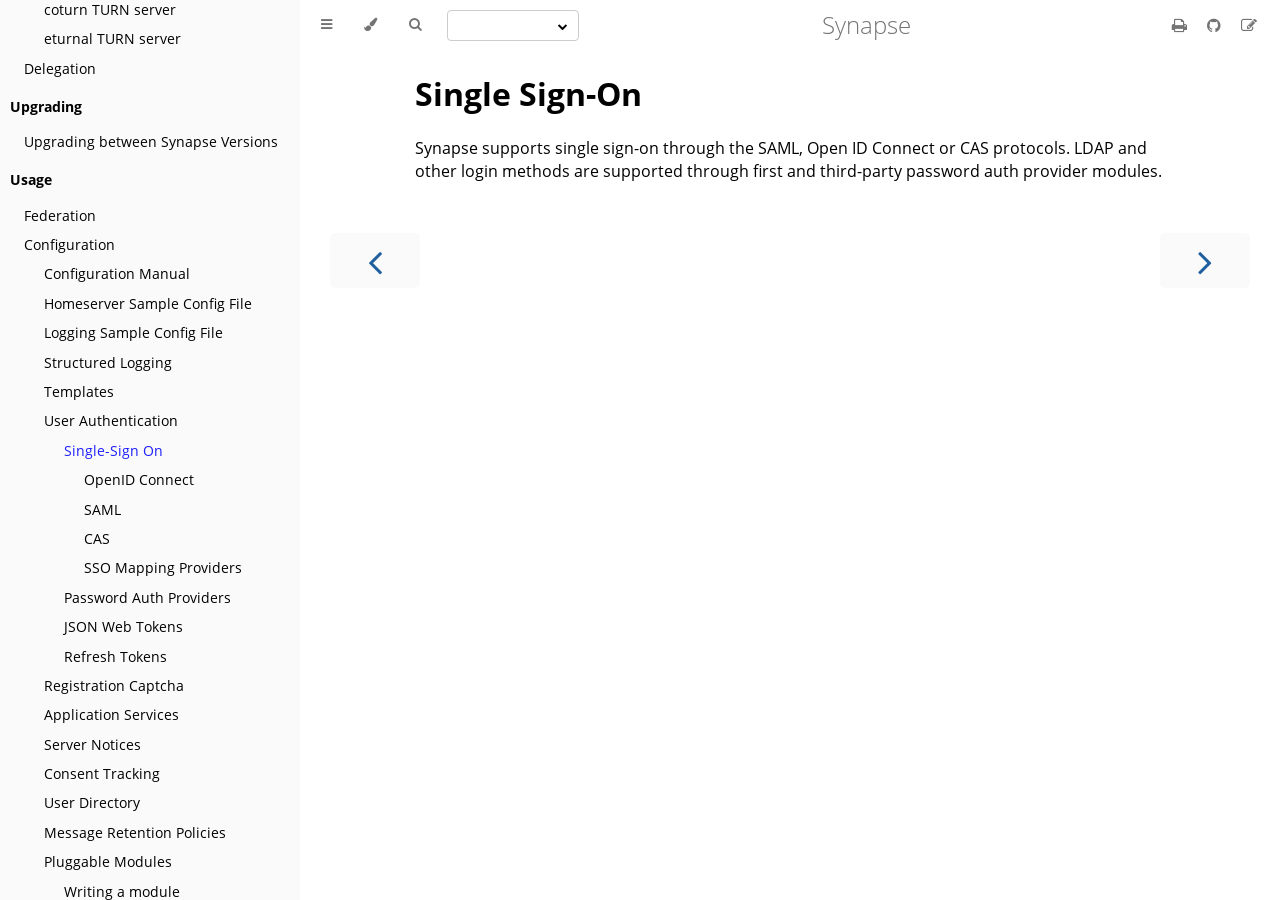
<file: develop/usage/configuration/user_authentication/single_sign_on/index.html>
<!DOCTYPE HTML>
<html lang="en" class="sidebar-visible no-js light">
    <head>
        <!-- Book generated using mdBook -->
        <meta charset="UTF-8">
        <title>Single-Sign On - Synapse</title>
        <!-- Custom HTML head -->
        <meta content="text/html; charset=utf-8" http-equiv="Content-Type">
        <meta name="description" content="">
        <meta name="viewport" content="width=device-width, initial-scale=1">
        <meta name="theme-color" content="#ffffff" />

        <link rel="icon" href="../../../../favicon.svg">
        <link rel="shortcut icon" href="../../../../favicon.png">
        <link rel="stylesheet" href="../../../../css/variables.css">
        <link rel="stylesheet" href="../../../../css/general.css">
        <link rel="stylesheet" href="../../../../css/chrome.css">
        <link rel="stylesheet" href="../../../../css/print.css" media="print">
        <!-- Fonts -->
        <link rel="stylesheet" href="../../../../FontAwesome/css/font-awesome.css">
        <link rel="stylesheet" href="../../../../fonts/fonts.css">
        <!-- Highlight.js Stylesheets -->
        <link rel="stylesheet" href="../../../../highlight.css">
        <link rel="stylesheet" href="../../../../tomorrow-night.css">
        <link rel="stylesheet" href="../../../../ayu-highlight.css">

        <!-- Custom theme stylesheets -->
        <link rel="stylesheet" href="../../../../docs/website_files/table-of-contents.css">
        <link rel="stylesheet" href="../../../../docs/website_files/remove-nav-buttons.css">
        <link rel="stylesheet" href="../../../../docs/website_files/indent-section-headers.css">
        <link rel="stylesheet" href="../../../../docs/website_files/version-picker.css">
    </head>
    <body>
        <!-- Provide site root to javascript -->
        <script type="text/javascript">
            var path_to_root = "../../../../";
            var default_theme = window.matchMedia("(prefers-color-scheme: dark)").matches ? "navy" : "light";
        </script>

        <!-- Work around some values being stored in localStorage wrapped in quotes -->
        <script type="text/javascript">
            try {
                var theme = localStorage.getItem('mdbook-theme');
                var sidebar = localStorage.getItem('mdbook-sidebar');
                if (theme.startsWith('"') && theme.endsWith('"')) {
                    localStorage.setItem('mdbook-theme', theme.slice(1, theme.length - 1));
                }
                if (sidebar.startsWith('"') && sidebar.endsWith('"')) {
                    localStorage.setItem('mdbook-sidebar', sidebar.slice(1, sidebar.length - 1));
                }
            } catch (e) { }
        </script>

        <!-- Set the theme before any content is loaded, prevents flash -->
        <script type="text/javascript">
            var theme;
            try { theme = localStorage.getItem('mdbook-theme'); } catch(e) { }
            if (theme === null || theme === undefined) { theme = default_theme; }
            var html = document.querySelector('html');
            html.classList.remove('no-js')
            html.classList.remove('light')
            html.classList.add(theme);
            html.classList.add('js');
        </script>

        <!-- Hide / unhide sidebar before it is displayed -->
        <script type="text/javascript">
            var html = document.querySelector('html');
            var sidebar = 'hidden';
            if (document.body.clientWidth >= 1080) {
                try { sidebar = localStorage.getItem('mdbook-sidebar'); } catch(e) { }
                sidebar = sidebar || 'visible';
            }
            html.classList.remove('sidebar-visible');
            html.classList.add("sidebar-" + sidebar);
        </script>

        <nav id="sidebar" class="sidebar" aria-label="Table of contents">
            <div class="sidebar-scrollbox">
                <ol class="chapter"><li class="chapter-item expanded affix "><li class="part-title">Introduction</li><li class="chapter-item expanded "><a href="../../../../welcome_and_overview.html">Welcome and Overview</a></li><li class="chapter-item expanded affix "><li class="part-title">Setup</li><li class="chapter-item expanded "><a href="../../../../setup/installation.html">Installation</a></li><li class="chapter-item expanded "><a href="../../../../postgres.html">Using Postgres</a></li><li class="chapter-item expanded "><a href="../../../../reverse_proxy.html">Configuring a Reverse Proxy</a></li><li class="chapter-item expanded "><a href="../../../../setup/forward_proxy.html">Configuring a Forward/Outbound Proxy</a></li><li class="chapter-item expanded "><a href="../../../../turn-howto.html">Configuring a Turn Server</a></li><li><ol class="section"><li class="chapter-item expanded "><a href="../../../../setup/turn/coturn.html">coturn TURN server</a></li><li class="chapter-item expanded "><a href="../../../../setup/turn/eturnal.html">eturnal TURN server</a></li></ol></li><li class="chapter-item expanded "><a href="../../../../delegate.html">Delegation</a></li><li class="chapter-item expanded affix "><li class="part-title">Upgrading</li><li class="chapter-item expanded "><a href="../../../../upgrade.html">Upgrading between Synapse Versions</a></li><li class="chapter-item expanded affix "><li class="part-title">Usage</li><li class="chapter-item expanded "><a href="../../../../federate.html">Federation</a></li><li class="chapter-item expanded "><a href="../../../../usage/configuration/index.html">Configuration</a></li><li><ol class="section"><li class="chapter-item expanded "><a href="../../../../usage/configuration/config_documentation.html">Configuration Manual</a></li><li class="chapter-item expanded "><a href="../../../../usage/configuration/homeserver_sample_config.html">Homeserver Sample Config File</a></li><li class="chapter-item expanded "><a href="../../../../usage/configuration/logging_sample_config.html">Logging Sample Config File</a></li><li class="chapter-item expanded "><a href="../../../../structured_logging.html">Structured Logging</a></li><li class="chapter-item expanded "><a href="../../../../templates.html">Templates</a></li><li class="chapter-item expanded "><a href="../../../../usage/configuration/user_authentication/index.html">User Authentication</a></li><li><ol class="section"><li class="chapter-item expanded "><a href="../../../../usage/configuration/user_authentication/single_sign_on/index.html" class="active">Single-Sign On</a></li><li><ol class="section"><li class="chapter-item expanded "><a href="../../../../openid.html">OpenID Connect</a></li><li class="chapter-item expanded "><a href="../../../../usage/configuration/user_authentication/single_sign_on/saml.html">SAML</a></li><li class="chapter-item expanded "><a href="../../../../usage/configuration/user_authentication/single_sign_on/cas.html">CAS</a></li><li class="chapter-item expanded "><a href="../../../../sso_mapping_providers.html">SSO Mapping Providers</a></li></ol></li><li class="chapter-item expanded "><a href="../../../../password_auth_providers.html">Password Auth Providers</a></li><li class="chapter-item expanded "><a href="../../../../jwt.html">JSON Web Tokens</a></li><li class="chapter-item expanded "><a href="../../../../usage/configuration/user_authentication/refresh_tokens.html">Refresh Tokens</a></li></ol></li><li class="chapter-item expanded "><a href="../../../../CAPTCHA_SETUP.html">Registration Captcha</a></li><li class="chapter-item expanded "><a href="../../../../application_services.html">Application Services</a></li><li class="chapter-item expanded "><a href="../../../../server_notices.html">Server Notices</a></li><li class="chapter-item expanded "><a href="../../../../consent_tracking.html">Consent Tracking</a></li><li class="chapter-item expanded "><a href="../../../../user_directory.html">User Directory</a></li><li class="chapter-item expanded "><a href="../../../../message_retention_policies.html">Message Retention Policies</a></li><li class="chapter-item expanded "><a href="../../../../modules/index.html">Pluggable Modules</a></li><li><ol class="section"><li class="chapter-item expanded "><a href="../../../../modules/writing_a_module.html">Writing a module</a></li><li><ol class="section"><li class="chapter-item expanded "><a href="../../../../modules/spam_checker_callbacks.html">Spam checker callbacks</a></li><li class="chapter-item expanded "><a href="../../../../modules/third_party_rules_callbacks.html">Third-party rules callbacks</a></li><li class="chapter-item expanded "><a href="../../../../modules/presence_router_callbacks.html">Presence router callbacks</a></li><li class="chapter-item expanded "><a href="../../../../modules/account_validity_callbacks.html">Account validity callbacks</a></li><li class="chapter-item expanded "><a href="../../../../modules/password_auth_provider_callbacks.html">Password auth provider callbacks</a></li><li class="chapter-item expanded "><a href="../../../../modules/background_update_controller_callbacks.html">Background update controller callbacks</a></li><li class="chapter-item expanded "><a href="../../../../modules/account_data_callbacks.html">Account data callbacks</a></li><li class="chapter-item expanded "><a href="../../../../modules/add_extra_fields_to_client_events_unsigned.html">Add extra fields to client events unsigned section callbacks</a></li><li class="chapter-item expanded "><a href="../../../../modules/porting_legacy_module.html">Porting a legacy module to the new interface</a></li></ol></li></ol></li><li class="chapter-item expanded "><a href="../../../../workers.html">Workers</a></li><li><ol class="section"><li class="chapter-item expanded "><a href="../../../../synctl_workers.html">Using synctl with Workers</a></li><li class="chapter-item expanded "><a href="../../../../systemd-with-workers/index.html">Systemd</a></li></ol></li></ol></li><li class="chapter-item expanded "><a href="../../../../usage/administration/index.html">Administration</a></li><li><ol class="section"><li class="chapter-item expanded "><a href="../../../../usage/administration/admin_api/index.html">Admin API</a></li><li><ol class="section"><li class="chapter-item expanded "><a href="../../../../admin_api/account_validity.html">Account Validity</a></li><li class="chapter-item expanded "><a href="../../../../usage/administration/admin_api/background_updates.html">Background Updates</a></li><li class="chapter-item expanded "><a href="../../../../admin_api/event_reports.html">Event Reports</a></li><li class="chapter-item expanded "><a href="../../../../admin_api/experimental_features.html">Experimental Features</a></li><li class="chapter-item expanded "><a href="../../../../admin_api/media_admin_api.html">Media</a></li><li class="chapter-item expanded "><a href="../../../../admin_api/purge_history_api.html">Purge History</a></li><li class="chapter-item expanded "><a href="../../../../admin_api/register_api.html">Register Users</a></li><li class="chapter-item expanded "><a href="../../../../usage/administration/admin_api/registration_tokens.html">Registration Tokens</a></li><li class="chapter-item expanded "><a href="../../../../admin_api/room_membership.html">Manipulate Room Membership</a></li><li class="chapter-item expanded "><a href="../../../../admin_api/rooms.html">Rooms</a></li><li class="chapter-item expanded "><a href="../../../../admin_api/server_notices.html">Server Notices</a></li><li class="chapter-item expanded "><a href="../../../../admin_api/statistics.html">Statistics</a></li><li class="chapter-item expanded "><a href="../../../../admin_api/user_admin_api.html">Users</a></li><li class="chapter-item expanded "><a href="../../../../admin_api/version_api.html">Server Version</a></li><li class="chapter-item expanded "><a href="../../../../usage/administration/admin_api/federation.html">Federation</a></li></ol></li><li class="chapter-item expanded "><a href="../../../../manhole.html">Manhole</a></li><li class="chapter-item expanded "><a href="../../../../metrics-howto.html">Monitoring</a></li><li><ol class="section"><li class="chapter-item expanded "><a href="../../../../usage/administration/monitoring/reporting_homeserver_usage_statistics.html">Reporting Homeserver Usage Statistics</a></li></ol></li><li class="chapter-item expanded "><a href="../../../../usage/administration/monthly_active_users.html">Monthly Active Users</a></li><li class="chapter-item expanded "><a href="../../../../usage/administration/understanding_synapse_through_grafana_graphs.html">Understanding Synapse Through Grafana Graphs</a></li><li class="chapter-item expanded "><a href="../../../../usage/administration/useful_sql_for_admins.html">Useful SQL for Admins</a></li><li class="chapter-item expanded "><a href="../../../../usage/administration/database_maintenance_tools.html">Database Maintenance Tools</a></li><li class="chapter-item expanded "><a href="../../../../usage/administration/state_groups.html">State Groups</a></li><li class="chapter-item expanded "><a href="../../../../usage/administration/request_log.html">Request log format</a></li><li class="chapter-item expanded "><a href="../../../../usage/administration/admin_faq.html">Admin FAQ</a></li><li class="chapter-item expanded "><div>Scripts</div></li></ol></li><li class="chapter-item expanded "><li class="part-title">Development</li><li class="chapter-item expanded "><a href="../../../../development/contributing_guide.html">Contributing Guide</a></li><li class="chapter-item expanded "><a href="../../../../code_style.html">Code Style</a></li><li class="chapter-item expanded "><a href="../../../../development/reviews.html">Reviewing Code</a></li><li class="chapter-item expanded "><a href="../../../../development/releases.html">Release Cycle</a></li><li class="chapter-item expanded "><a href="../../../../development/git.html">Git Usage</a></li><li class="chapter-item expanded "><div>Testing</div></li><li><ol class="section"><li class="chapter-item expanded "><a href="../../../../development/demo.html">Demo scripts</a></li></ol></li><li class="chapter-item expanded "><a href="../../../../opentracing.html">OpenTracing</a></li><li class="chapter-item expanded "><a href="../../../../development/database_schema.html">Database Schemas</a></li><li class="chapter-item expanded "><a href="../../../../development/experimental_features.html">Experimental features</a></li><li class="chapter-item expanded "><a href="../../../../development/dependencies.html">Dependency management</a></li><li class="chapter-item expanded "><div>Synapse Architecture</div></li><li><ol class="section"><li class="chapter-item expanded "><a href="../../../../development/synapse_architecture/cancellation.html">Cancellation</a></li><li class="chapter-item expanded "><a href="../../../../log_contexts.html">Log Contexts</a></li><li class="chapter-item expanded "><a href="../../../../replication.html">Replication</a></li><li class="chapter-item expanded "><a href="../../../../development/synapse_architecture/streams.html">Streams</a></li><li class="chapter-item expanded "><a href="../../../../tcp_replication.html">TCP Replication</a></li><li class="chapter-item expanded "><a href="../../../../development/synapse_architecture/faster_joins.html">Faster remote joins</a></li></ol></li><li class="chapter-item expanded "><a href="../../../../development/internal_documentation/index.html">Internal Documentation</a></li><li><ol class="section"><li class="chapter-item expanded "><div>Single Sign-On</div></li><li><ol class="section"><li class="chapter-item expanded "><a href="../../../../development/saml.html">SAML</a></li><li class="chapter-item expanded "><a href="../../../../development/cas.html">CAS</a></li></ol></li><li class="chapter-item expanded "><a href="../../../../development/room-dag-concepts.html">Room DAG concepts</a></li><li class="chapter-item expanded "><div>State Resolution</div></li><li><ol class="section"><li class="chapter-item expanded "><a href="../../../../auth_chain_difference_algorithm.html">The Auth Chain Difference Algorithm</a></li></ol></li><li class="chapter-item expanded "><a href="../../../../media_repository.html">Media Repository</a></li><li class="chapter-item expanded "><a href="../../../../room_and_user_statistics.html">Room and User Statistics</a></li></ol></li><li class="chapter-item expanded "><div>Scripts</div></li><li class="chapter-item expanded affix "><li class="part-title">Other</li><li class="chapter-item expanded "><a href="../../../../deprecation_policy.html">Dependency Deprecation Policy</a></li><li class="chapter-item expanded "><a href="../../../../other/running_synapse_on_single_board_computers.html">Running Synapse on a Single-Board Computer</a></li></ol>
            </div>
            <div id="sidebar-resize-handle" class="sidebar-resize-handle"></div>
        </nav>

        <div id="page-wrapper" class="page-wrapper">

            <div class="page">
                <div id="menu-bar-hover-placeholder"></div>
                <div id="menu-bar" class="menu-bar sticky bordered">
                    <div class="left-buttons">
                        <button id="sidebar-toggle" class="icon-button" type="button" title="Toggle Table of Contents" aria-label="Toggle Table of Contents" aria-controls="sidebar">
                            <i class="fa fa-bars"></i>
                        </button>
                        <button id="theme-toggle" class="icon-button" type="button" title="Change theme" aria-label="Change theme" aria-haspopup="true" aria-expanded="false" aria-controls="theme-list">
                            <i class="fa fa-paint-brush"></i>
                        </button>
                        <ul id="theme-list" class="theme-popup" aria-label="Themes" role="menu">
                            <li role="none"><button role="menuitem" class="theme" id="light">Light (default)</button></li>
                            <li role="none"><button role="menuitem" class="theme" id="rust">Rust</button></li>
                            <li role="none"><button role="menuitem" class="theme" id="coal">Coal</button></li>
                            <li role="none"><button role="menuitem" class="theme" id="navy">Navy</button></li>
                            <li role="none"><button role="menuitem" class="theme" id="ayu">Ayu</button></li>
                        </ul>
                        <button id="search-toggle" class="icon-button" type="button" title="Search. (Shortkey: s)" aria-label="Toggle Searchbar" aria-expanded="false" aria-keyshortcuts="S" aria-controls="searchbar">
                            <i class="fa fa-search"></i>
                        </button>
                        <div class="version-picker">
                            <div class="dropdown">
                                <div class="select">
                                    <span></span>
                                    <i class="fa fa-chevron-down"></i>
                                </div>
                                <input type="hidden" name="version">
                                <ul class="dropdown-menu">
                                    <!-- Versions will be added dynamically in version-picker.js -->
                                </ul>
                            </div>
                        </div>
                    </div>

                    <h1 class="menu-title">Synapse</h1>

                    <div class="right-buttons">
                        <a href="../../../../print.html" title="Print this book" aria-label="Print this book">
                            <i id="print-button" class="fa fa-print"></i>
                        </a>
                        <a href="https://github.com/matrix-org/synapse" title="Git repository" aria-label="Git repository">
                            <i id="git-repository-button" class="fa fa-github"></i>
                        </a>
                        <a href="https://github.com/matrix-org/synapse/edit/develop/docs/usage/configuration/user_authentication/single_sign_on/README.md" title="Suggest an edit" aria-label="Suggest an edit">
                            <i id="git-edit-button" class="fa fa-edit"></i>
                        </a>
                    </div>
                </div>

                <div id="search-wrapper" class="hidden">
                    <form id="searchbar-outer" class="searchbar-outer">
                        <input type="search" id="searchbar" name="searchbar" placeholder="Search this book ..." aria-controls="searchresults-outer" aria-describedby="searchresults-header">
                    </form>
                    <div id="searchresults-outer" class="searchresults-outer hidden">
                        <div id="searchresults-header" class="searchresults-header"></div>
                        <ul id="searchresults">
                        </ul>
                    </div>
                </div>
                <!-- Apply ARIA attributes after the sidebar and the sidebar toggle button are added to the DOM -->
                <script type="text/javascript">
                    document.getElementById('sidebar-toggle').setAttribute('aria-expanded', sidebar === 'visible');
                    document.getElementById('sidebar').setAttribute('aria-hidden', sidebar !== 'visible');
                    Array.from(document.querySelectorAll('#sidebar a')).forEach(function(link) {
                        link.setAttribute('tabIndex', sidebar === 'visible' ? 0 : -1);
                    });
                </script>

                <div id="content" class="content">
                    <main>
                        <!-- Page table of contents -->
                        <div class="sidetoc">
                            <nav class="pagetoc"></nav>
                        </div>

                        <h1 id="single-sign-on"><a class="header" href="#single-sign-on">Single Sign-On</a></h1>
<p>Synapse supports single sign-on through the SAML, Open ID Connect or CAS protocols. 
LDAP and other login methods are supported through first and third-party password
auth provider modules.</p>

                    </main>

                    <nav class="nav-wrapper" aria-label="Page navigation">
                        <!-- Mobile navigation buttons -->
                            <a rel="prev" href="../../../../usage/configuration/user_authentication/index.html" class="mobile-nav-chapters previous" title="Previous chapter" aria-label="Previous chapter" aria-keyshortcuts="Left">
                                <i class="fa fa-angle-left"></i>
                            </a>
                            <a rel="next" href="../../../../openid.html" class="mobile-nav-chapters next" title="Next chapter" aria-label="Next chapter" aria-keyshortcuts="Right">
                                <i class="fa fa-angle-right"></i>
                            </a>
                        <div style="clear: both"></div>
                    </nav>
                </div>
            </div>

            <nav class="nav-wide-wrapper" aria-label="Page navigation">
                    <a rel="prev" href="../../../../usage/configuration/user_authentication/index.html" class="nav-chapters previous" title="Previous chapter" aria-label="Previous chapter" aria-keyshortcuts="Left">
                        <i class="fa fa-angle-left"></i>
                    </a>
                    <a rel="next" href="../../../../openid.html" class="nav-chapters next" title="Next chapter" aria-label="Next chapter" aria-keyshortcuts="Right">
                        <i class="fa fa-angle-right"></i>
                    </a>
            </nav>

        </div>

        <script type="text/javascript">
            window.playground_copyable = true;
        </script>
        <script src="../../../../elasticlunr.min.js" type="text/javascript" charset="utf-8"></script>
        <script src="../../../../mark.min.js" type="text/javascript" charset="utf-8"></script>
        <script src="../../../../searcher.js" type="text/javascript" charset="utf-8"></script>
        <script src="../../../../clipboard.min.js" type="text/javascript" charset="utf-8"></script>
        <script src="../../../../highlight.js" type="text/javascript" charset="utf-8"></script>
        <script src="../../../../book.js" type="text/javascript" charset="utf-8"></script>

        <!-- Custom JS scripts -->
        <script type="text/javascript" src="../../../../docs/website_files/table-of-contents.js"></script>
        <script type="text/javascript" src="../../../../docs/website_files/version-picker.js"></script>
        <script type="text/javascript" src="../../../../docs/website_files/version.js"></script>
    </body>
</html>
</file>
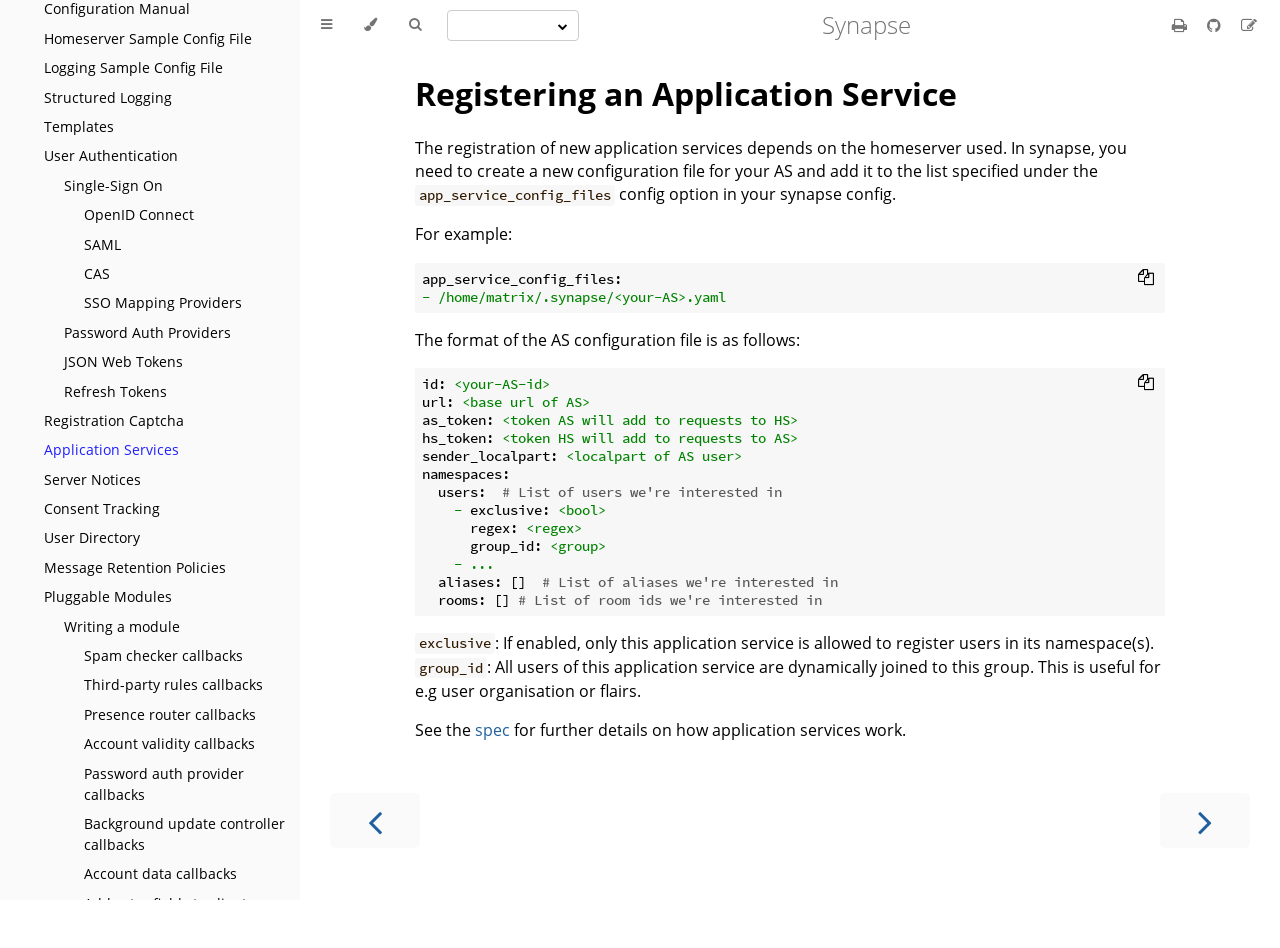
<file: develop/application_services.html>
<!DOCTYPE HTML>
<html lang="en" class="sidebar-visible no-js light">
    <head>
        <!-- Book generated using mdBook -->
        <meta charset="UTF-8">
        <title>Application Services - Synapse</title>
        <!-- Custom HTML head -->
        <meta content="text/html; charset=utf-8" http-equiv="Content-Type">
        <meta name="description" content="">
        <meta name="viewport" content="width=device-width, initial-scale=1">
        <meta name="theme-color" content="#ffffff" />

        <link rel="icon" href="favicon.svg">
        <link rel="shortcut icon" href="favicon.png">
        <link rel="stylesheet" href="css/variables.css">
        <link rel="stylesheet" href="css/general.css">
        <link rel="stylesheet" href="css/chrome.css">
        <link rel="stylesheet" href="css/print.css" media="print">
        <!-- Fonts -->
        <link rel="stylesheet" href="FontAwesome/css/font-awesome.css">
        <link rel="stylesheet" href="fonts/fonts.css">
        <!-- Highlight.js Stylesheets -->
        <link rel="stylesheet" href="highlight.css">
        <link rel="stylesheet" href="tomorrow-night.css">
        <link rel="stylesheet" href="ayu-highlight.css">

        <!-- Custom theme stylesheets -->
        <link rel="stylesheet" href="docs/website_files/table-of-contents.css">
        <link rel="stylesheet" href="docs/website_files/remove-nav-buttons.css">
        <link rel="stylesheet" href="docs/website_files/indent-section-headers.css">
        <link rel="stylesheet" href="docs/website_files/version-picker.css">
    </head>
    <body>
        <!-- Provide site root to javascript -->
        <script type="text/javascript">
            var path_to_root = "";
            var default_theme = window.matchMedia("(prefers-color-scheme: dark)").matches ? "navy" : "light";
        </script>

        <!-- Work around some values being stored in localStorage wrapped in quotes -->
        <script type="text/javascript">
            try {
                var theme = localStorage.getItem('mdbook-theme');
                var sidebar = localStorage.getItem('mdbook-sidebar');
                if (theme.startsWith('"') && theme.endsWith('"')) {
                    localStorage.setItem('mdbook-theme', theme.slice(1, theme.length - 1));
                }
                if (sidebar.startsWith('"') && sidebar.endsWith('"')) {
                    localStorage.setItem('mdbook-sidebar', sidebar.slice(1, sidebar.length - 1));
                }
            } catch (e) { }
        </script>

        <!-- Set the theme before any content is loaded, prevents flash -->
        <script type="text/javascript">
            var theme;
            try { theme = localStorage.getItem('mdbook-theme'); } catch(e) { }
            if (theme === null || theme === undefined) { theme = default_theme; }
            var html = document.querySelector('html');
            html.classList.remove('no-js')
            html.classList.remove('light')
            html.classList.add(theme);
            html.classList.add('js');
        </script>

        <!-- Hide / unhide sidebar before it is displayed -->
        <script type="text/javascript">
            var html = document.querySelector('html');
            var sidebar = 'hidden';
            if (document.body.clientWidth >= 1080) {
                try { sidebar = localStorage.getItem('mdbook-sidebar'); } catch(e) { }
                sidebar = sidebar || 'visible';
            }
            html.classList.remove('sidebar-visible');
            html.classList.add("sidebar-" + sidebar);
        </script>

        <nav id="sidebar" class="sidebar" aria-label="Table of contents">
            <div class="sidebar-scrollbox">
                <ol class="chapter"><li class="chapter-item expanded affix "><li class="part-title">Introduction</li><li class="chapter-item expanded "><a href="welcome_and_overview.html">Welcome and Overview</a></li><li class="chapter-item expanded affix "><li class="part-title">Setup</li><li class="chapter-item expanded "><a href="setup/installation.html">Installation</a></li><li class="chapter-item expanded "><a href="postgres.html">Using Postgres</a></li><li class="chapter-item expanded "><a href="reverse_proxy.html">Configuring a Reverse Proxy</a></li><li class="chapter-item expanded "><a href="setup/forward_proxy.html">Configuring a Forward/Outbound Proxy</a></li><li class="chapter-item expanded "><a href="turn-howto.html">Configuring a Turn Server</a></li><li><ol class="section"><li class="chapter-item expanded "><a href="setup/turn/coturn.html">coturn TURN server</a></li><li class="chapter-item expanded "><a href="setup/turn/eturnal.html">eturnal TURN server</a></li></ol></li><li class="chapter-item expanded "><a href="delegate.html">Delegation</a></li><li class="chapter-item expanded affix "><li class="part-title">Upgrading</li><li class="chapter-item expanded "><a href="upgrade.html">Upgrading between Synapse Versions</a></li><li class="chapter-item expanded affix "><li class="part-title">Usage</li><li class="chapter-item expanded "><a href="federate.html">Federation</a></li><li class="chapter-item expanded "><a href="usage/configuration/index.html">Configuration</a></li><li><ol class="section"><li class="chapter-item expanded "><a href="usage/configuration/config_documentation.html">Configuration Manual</a></li><li class="chapter-item expanded "><a href="usage/configuration/homeserver_sample_config.html">Homeserver Sample Config File</a></li><li class="chapter-item expanded "><a href="usage/configuration/logging_sample_config.html">Logging Sample Config File</a></li><li class="chapter-item expanded "><a href="structured_logging.html">Structured Logging</a></li><li class="chapter-item expanded "><a href="templates.html">Templates</a></li><li class="chapter-item expanded "><a href="usage/configuration/user_authentication/index.html">User Authentication</a></li><li><ol class="section"><li class="chapter-item expanded "><a href="usage/configuration/user_authentication/single_sign_on/index.html">Single-Sign On</a></li><li><ol class="section"><li class="chapter-item expanded "><a href="openid.html">OpenID Connect</a></li><li class="chapter-item expanded "><a href="usage/configuration/user_authentication/single_sign_on/saml.html">SAML</a></li><li class="chapter-item expanded "><a href="usage/configuration/user_authentication/single_sign_on/cas.html">CAS</a></li><li class="chapter-item expanded "><a href="sso_mapping_providers.html">SSO Mapping Providers</a></li></ol></li><li class="chapter-item expanded "><a href="password_auth_providers.html">Password Auth Providers</a></li><li class="chapter-item expanded "><a href="jwt.html">JSON Web Tokens</a></li><li class="chapter-item expanded "><a href="usage/configuration/user_authentication/refresh_tokens.html">Refresh Tokens</a></li></ol></li><li class="chapter-item expanded "><a href="CAPTCHA_SETUP.html">Registration Captcha</a></li><li class="chapter-item expanded "><a href="application_services.html" class="active">Application Services</a></li><li class="chapter-item expanded "><a href="server_notices.html">Server Notices</a></li><li class="chapter-item expanded "><a href="consent_tracking.html">Consent Tracking</a></li><li class="chapter-item expanded "><a href="user_directory.html">User Directory</a></li><li class="chapter-item expanded "><a href="message_retention_policies.html">Message Retention Policies</a></li><li class="chapter-item expanded "><a href="modules/index.html">Pluggable Modules</a></li><li><ol class="section"><li class="chapter-item expanded "><a href="modules/writing_a_module.html">Writing a module</a></li><li><ol class="section"><li class="chapter-item expanded "><a href="modules/spam_checker_callbacks.html">Spam checker callbacks</a></li><li class="chapter-item expanded "><a href="modules/third_party_rules_callbacks.html">Third-party rules callbacks</a></li><li class="chapter-item expanded "><a href="modules/presence_router_callbacks.html">Presence router callbacks</a></li><li class="chapter-item expanded "><a href="modules/account_validity_callbacks.html">Account validity callbacks</a></li><li class="chapter-item expanded "><a href="modules/password_auth_provider_callbacks.html">Password auth provider callbacks</a></li><li class="chapter-item expanded "><a href="modules/background_update_controller_callbacks.html">Background update controller callbacks</a></li><li class="chapter-item expanded "><a href="modules/account_data_callbacks.html">Account data callbacks</a></li><li class="chapter-item expanded "><a href="modules/add_extra_fields_to_client_events_unsigned.html">Add extra fields to client events unsigned section callbacks</a></li><li class="chapter-item expanded "><a href="modules/porting_legacy_module.html">Porting a legacy module to the new interface</a></li></ol></li></ol></li><li class="chapter-item expanded "><a href="workers.html">Workers</a></li><li><ol class="section"><li class="chapter-item expanded "><a href="synctl_workers.html">Using synctl with Workers</a></li><li class="chapter-item expanded "><a href="systemd-with-workers/index.html">Systemd</a></li></ol></li></ol></li><li class="chapter-item expanded "><a href="usage/administration/index.html">Administration</a></li><li><ol class="section"><li class="chapter-item expanded "><a href="usage/administration/admin_api/index.html">Admin API</a></li><li><ol class="section"><li class="chapter-item expanded "><a href="admin_api/account_validity.html">Account Validity</a></li><li class="chapter-item expanded "><a href="usage/administration/admin_api/background_updates.html">Background Updates</a></li><li class="chapter-item expanded "><a href="admin_api/event_reports.html">Event Reports</a></li><li class="chapter-item expanded "><a href="admin_api/experimental_features.html">Experimental Features</a></li><li class="chapter-item expanded "><a href="admin_api/media_admin_api.html">Media</a></li><li class="chapter-item expanded "><a href="admin_api/purge_history_api.html">Purge History</a></li><li class="chapter-item expanded "><a href="admin_api/register_api.html">Register Users</a></li><li class="chapter-item expanded "><a href="usage/administration/admin_api/registration_tokens.html">Registration Tokens</a></li><li class="chapter-item expanded "><a href="admin_api/room_membership.html">Manipulate Room Membership</a></li><li class="chapter-item expanded "><a href="admin_api/rooms.html">Rooms</a></li><li class="chapter-item expanded "><a href="admin_api/server_notices.html">Server Notices</a></li><li class="chapter-item expanded "><a href="admin_api/statistics.html">Statistics</a></li><li class="chapter-item expanded "><a href="admin_api/user_admin_api.html">Users</a></li><li class="chapter-item expanded "><a href="admin_api/version_api.html">Server Version</a></li><li class="chapter-item expanded "><a href="usage/administration/admin_api/federation.html">Federation</a></li></ol></li><li class="chapter-item expanded "><a href="manhole.html">Manhole</a></li><li class="chapter-item expanded "><a href="metrics-howto.html">Monitoring</a></li><li><ol class="section"><li class="chapter-item expanded "><a href="usage/administration/monitoring/reporting_homeserver_usage_statistics.html">Reporting Homeserver Usage Statistics</a></li></ol></li><li class="chapter-item expanded "><a href="usage/administration/monthly_active_users.html">Monthly Active Users</a></li><li class="chapter-item expanded "><a href="usage/administration/understanding_synapse_through_grafana_graphs.html">Understanding Synapse Through Grafana Graphs</a></li><li class="chapter-item expanded "><a href="usage/administration/useful_sql_for_admins.html">Useful SQL for Admins</a></li><li class="chapter-item expanded "><a href="usage/administration/database_maintenance_tools.html">Database Maintenance Tools</a></li><li class="chapter-item expanded "><a href="usage/administration/state_groups.html">State Groups</a></li><li class="chapter-item expanded "><a href="usage/administration/request_log.html">Request log format</a></li><li class="chapter-item expanded "><a href="usage/administration/admin_faq.html">Admin FAQ</a></li><li class="chapter-item expanded "><div>Scripts</div></li></ol></li><li class="chapter-item expanded "><li class="part-title">Development</li><li class="chapter-item expanded "><a href="development/contributing_guide.html">Contributing Guide</a></li><li class="chapter-item expanded "><a href="code_style.html">Code Style</a></li><li class="chapter-item expanded "><a href="development/reviews.html">Reviewing Code</a></li><li class="chapter-item expanded "><a href="development/releases.html">Release Cycle</a></li><li class="chapter-item expanded "><a href="development/git.html">Git Usage</a></li><li class="chapter-item expanded "><div>Testing</div></li><li><ol class="section"><li class="chapter-item expanded "><a href="development/demo.html">Demo scripts</a></li></ol></li><li class="chapter-item expanded "><a href="opentracing.html">OpenTracing</a></li><li class="chapter-item expanded "><a href="development/database_schema.html">Database Schemas</a></li><li class="chapter-item expanded "><a href="development/experimental_features.html">Experimental features</a></li><li class="chapter-item expanded "><a href="development/dependencies.html">Dependency management</a></li><li class="chapter-item expanded "><div>Synapse Architecture</div></li><li><ol class="section"><li class="chapter-item expanded "><a href="development/synapse_architecture/cancellation.html">Cancellation</a></li><li class="chapter-item expanded "><a href="log_contexts.html">Log Contexts</a></li><li class="chapter-item expanded "><a href="replication.html">Replication</a></li><li class="chapter-item expanded "><a href="development/synapse_architecture/streams.html">Streams</a></li><li class="chapter-item expanded "><a href="tcp_replication.html">TCP Replication</a></li><li class="chapter-item expanded "><a href="development/synapse_architecture/faster_joins.html">Faster remote joins</a></li></ol></li><li class="chapter-item expanded "><a href="development/internal_documentation/index.html">Internal Documentation</a></li><li><ol class="section"><li class="chapter-item expanded "><div>Single Sign-On</div></li><li><ol class="section"><li class="chapter-item expanded "><a href="development/saml.html">SAML</a></li><li class="chapter-item expanded "><a href="development/cas.html">CAS</a></li></ol></li><li class="chapter-item expanded "><a href="development/room-dag-concepts.html">Room DAG concepts</a></li><li class="chapter-item expanded "><div>State Resolution</div></li><li><ol class="section"><li class="chapter-item expanded "><a href="auth_chain_difference_algorithm.html">The Auth Chain Difference Algorithm</a></li></ol></li><li class="chapter-item expanded "><a href="media_repository.html">Media Repository</a></li><li class="chapter-item expanded "><a href="room_and_user_statistics.html">Room and User Statistics</a></li></ol></li><li class="chapter-item expanded "><div>Scripts</div></li><li class="chapter-item expanded affix "><li class="part-title">Other</li><li class="chapter-item expanded "><a href="deprecation_policy.html">Dependency Deprecation Policy</a></li><li class="chapter-item expanded "><a href="other/running_synapse_on_single_board_computers.html">Running Synapse on a Single-Board Computer</a></li></ol>
            </div>
            <div id="sidebar-resize-handle" class="sidebar-resize-handle"></div>
        </nav>

        <div id="page-wrapper" class="page-wrapper">

            <div class="page">
                <div id="menu-bar-hover-placeholder"></div>
                <div id="menu-bar" class="menu-bar sticky bordered">
                    <div class="left-buttons">
                        <button id="sidebar-toggle" class="icon-button" type="button" title="Toggle Table of Contents" aria-label="Toggle Table of Contents" aria-controls="sidebar">
                            <i class="fa fa-bars"></i>
                        </button>
                        <button id="theme-toggle" class="icon-button" type="button" title="Change theme" aria-label="Change theme" aria-haspopup="true" aria-expanded="false" aria-controls="theme-list">
                            <i class="fa fa-paint-brush"></i>
                        </button>
                        <ul id="theme-list" class="theme-popup" aria-label="Themes" role="menu">
                            <li role="none"><button role="menuitem" class="theme" id="light">Light (default)</button></li>
                            <li role="none"><button role="menuitem" class="theme" id="rust">Rust</button></li>
                            <li role="none"><button role="menuitem" class="theme" id="coal">Coal</button></li>
                            <li role="none"><button role="menuitem" class="theme" id="navy">Navy</button></li>
                            <li role="none"><button role="menuitem" class="theme" id="ayu">Ayu</button></li>
                        </ul>
                        <button id="search-toggle" class="icon-button" type="button" title="Search. (Shortkey: s)" aria-label="Toggle Searchbar" aria-expanded="false" aria-keyshortcuts="S" aria-controls="searchbar">
                            <i class="fa fa-search"></i>
                        </button>
                        <div class="version-picker">
                            <div class="dropdown">
                                <div class="select">
                                    <span></span>
                                    <i class="fa fa-chevron-down"></i>
                                </div>
                                <input type="hidden" name="version">
                                <ul class="dropdown-menu">
                                    <!-- Versions will be added dynamically in version-picker.js -->
                                </ul>
                            </div>
                        </div>
                    </div>

                    <h1 class="menu-title">Synapse</h1>

                    <div class="right-buttons">
                        <a href="print.html" title="Print this book" aria-label="Print this book">
                            <i id="print-button" class="fa fa-print"></i>
                        </a>
                        <a href="https://github.com/matrix-org/synapse" title="Git repository" aria-label="Git repository">
                            <i id="git-repository-button" class="fa fa-github"></i>
                        </a>
                        <a href="https://github.com/matrix-org/synapse/edit/develop/docs/application_services.md" title="Suggest an edit" aria-label="Suggest an edit">
                            <i id="git-edit-button" class="fa fa-edit"></i>
                        </a>
                    </div>
                </div>

                <div id="search-wrapper" class="hidden">
                    <form id="searchbar-outer" class="searchbar-outer">
                        <input type="search" id="searchbar" name="searchbar" placeholder="Search this book ..." aria-controls="searchresults-outer" aria-describedby="searchresults-header">
                    </form>
                    <div id="searchresults-outer" class="searchresults-outer hidden">
                        <div id="searchresults-header" class="searchresults-header"></div>
                        <ul id="searchresults">
                        </ul>
                    </div>
                </div>
                <!-- Apply ARIA attributes after the sidebar and the sidebar toggle button are added to the DOM -->
                <script type="text/javascript">
                    document.getElementById('sidebar-toggle').setAttribute('aria-expanded', sidebar === 'visible');
                    document.getElementById('sidebar').setAttribute('aria-hidden', sidebar !== 'visible');
                    Array.from(document.querySelectorAll('#sidebar a')).forEach(function(link) {
                        link.setAttribute('tabIndex', sidebar === 'visible' ? 0 : -1);
                    });
                </script>

                <div id="content" class="content">
                    <main>
                        <!-- Page table of contents -->
                        <div class="sidetoc">
                            <nav class="pagetoc"></nav>
                        </div>

                        <h1 id="registering-an-application-service"><a class="header" href="#registering-an-application-service">Registering an Application Service</a></h1>
<p>The registration of new application services depends on the homeserver used. 
In synapse, you need to create a new configuration file for your AS and add it
to the list specified under the <code>app_service_config_files</code> config
option in your synapse config.</p>
<p>For example:</p>
<pre><code class="language-yaml">app_service_config_files:
- /home/matrix/.synapse/&lt;your-AS&gt;.yaml
</code></pre>
<p>The format of the AS configuration file is as follows:</p>
<pre><code class="language-yaml">id: &lt;your-AS-id&gt;
url: &lt;base url of AS&gt;
as_token: &lt;token AS will add to requests to HS&gt;
hs_token: &lt;token HS will add to requests to AS&gt;
sender_localpart: &lt;localpart of AS user&gt;
namespaces:
  users:  # List of users we're interested in
    - exclusive: &lt;bool&gt;
      regex: &lt;regex&gt;
      group_id: &lt;group&gt;
    - ...
  aliases: []  # List of aliases we're interested in
  rooms: [] # List of room ids we're interested in
</code></pre>
<p><code>exclusive</code>: If enabled, only this application service is allowed to register users in its namespace(s).
<code>group_id</code>: All users of this application service are dynamically joined to this group. This is useful for e.g user organisation or flairs.</p>
<p>See the <a href="https://matrix.org/docs/spec/application_service/unstable.html">spec</a> for further details on how application services work.</p>

                    </main>

                    <nav class="nav-wrapper" aria-label="Page navigation">
                        <!-- Mobile navigation buttons -->
                            <a rel="prev" href="CAPTCHA_SETUP.html" class="mobile-nav-chapters previous" title="Previous chapter" aria-label="Previous chapter" aria-keyshortcuts="Left">
                                <i class="fa fa-angle-left"></i>
                            </a>
                            <a rel="next" href="server_notices.html" class="mobile-nav-chapters next" title="Next chapter" aria-label="Next chapter" aria-keyshortcuts="Right">
                                <i class="fa fa-angle-right"></i>
                            </a>
                        <div style="clear: both"></div>
                    </nav>
                </div>
            </div>

            <nav class="nav-wide-wrapper" aria-label="Page navigation">
                    <a rel="prev" href="CAPTCHA_SETUP.html" class="nav-chapters previous" title="Previous chapter" aria-label="Previous chapter" aria-keyshortcuts="Left">
                        <i class="fa fa-angle-left"></i>
                    </a>
                    <a rel="next" href="server_notices.html" class="nav-chapters next" title="Next chapter" aria-label="Next chapter" aria-keyshortcuts="Right">
                        <i class="fa fa-angle-right"></i>
                    </a>
            </nav>

        </div>

        <script type="text/javascript">
            window.playground_copyable = true;
        </script>
        <script src="elasticlunr.min.js" type="text/javascript" charset="utf-8"></script>
        <script src="mark.min.js" type="text/javascript" charset="utf-8"></script>
        <script src="searcher.js" type="text/javascript" charset="utf-8"></script>
        <script src="clipboard.min.js" type="text/javascript" charset="utf-8"></script>
        <script src="highlight.js" type="text/javascript" charset="utf-8"></script>
        <script src="book.js" type="text/javascript" charset="utf-8"></script>

        <!-- Custom JS scripts -->
        <script type="text/javascript" src="docs/website_files/table-of-contents.js"></script>
        <script type="text/javascript" src="docs/website_files/version-picker.js"></script>
        <script type="text/javascript" src="docs/website_files/version.js"></script>
    </body>
</html>
</file>
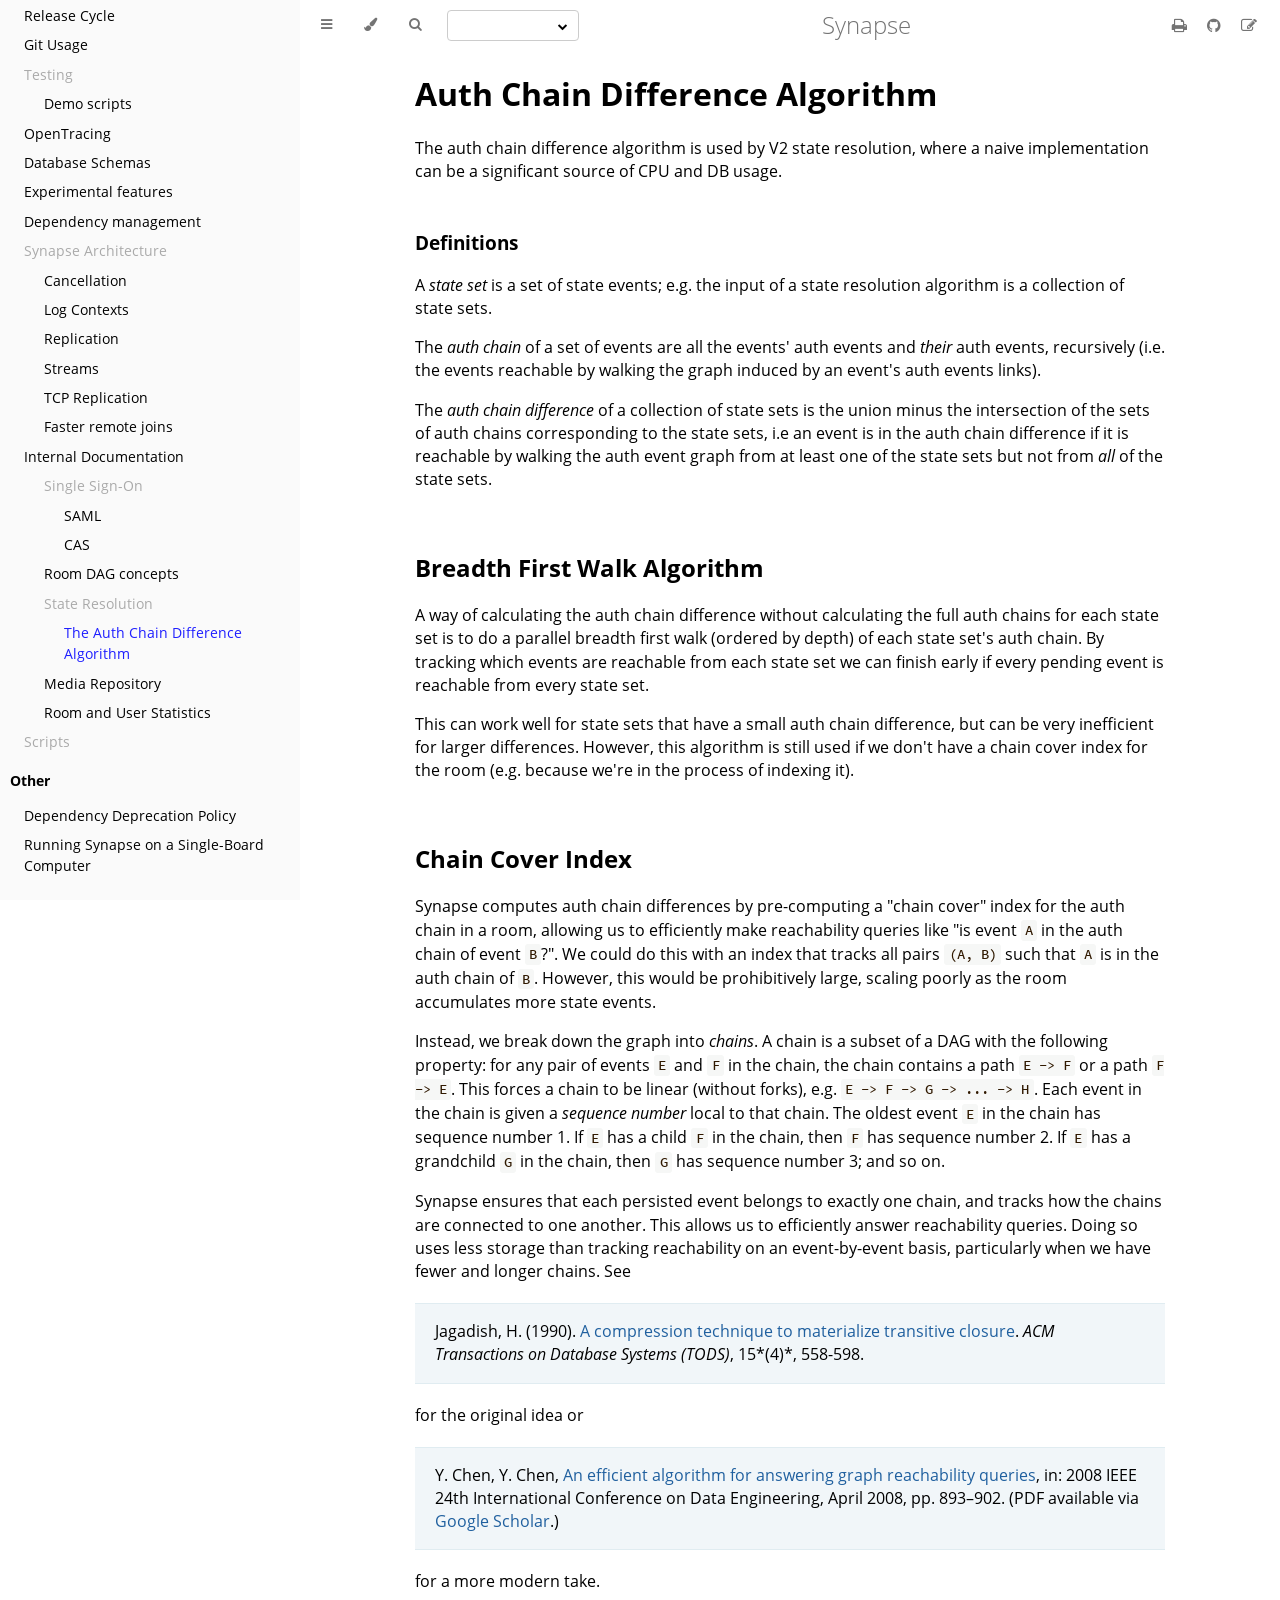
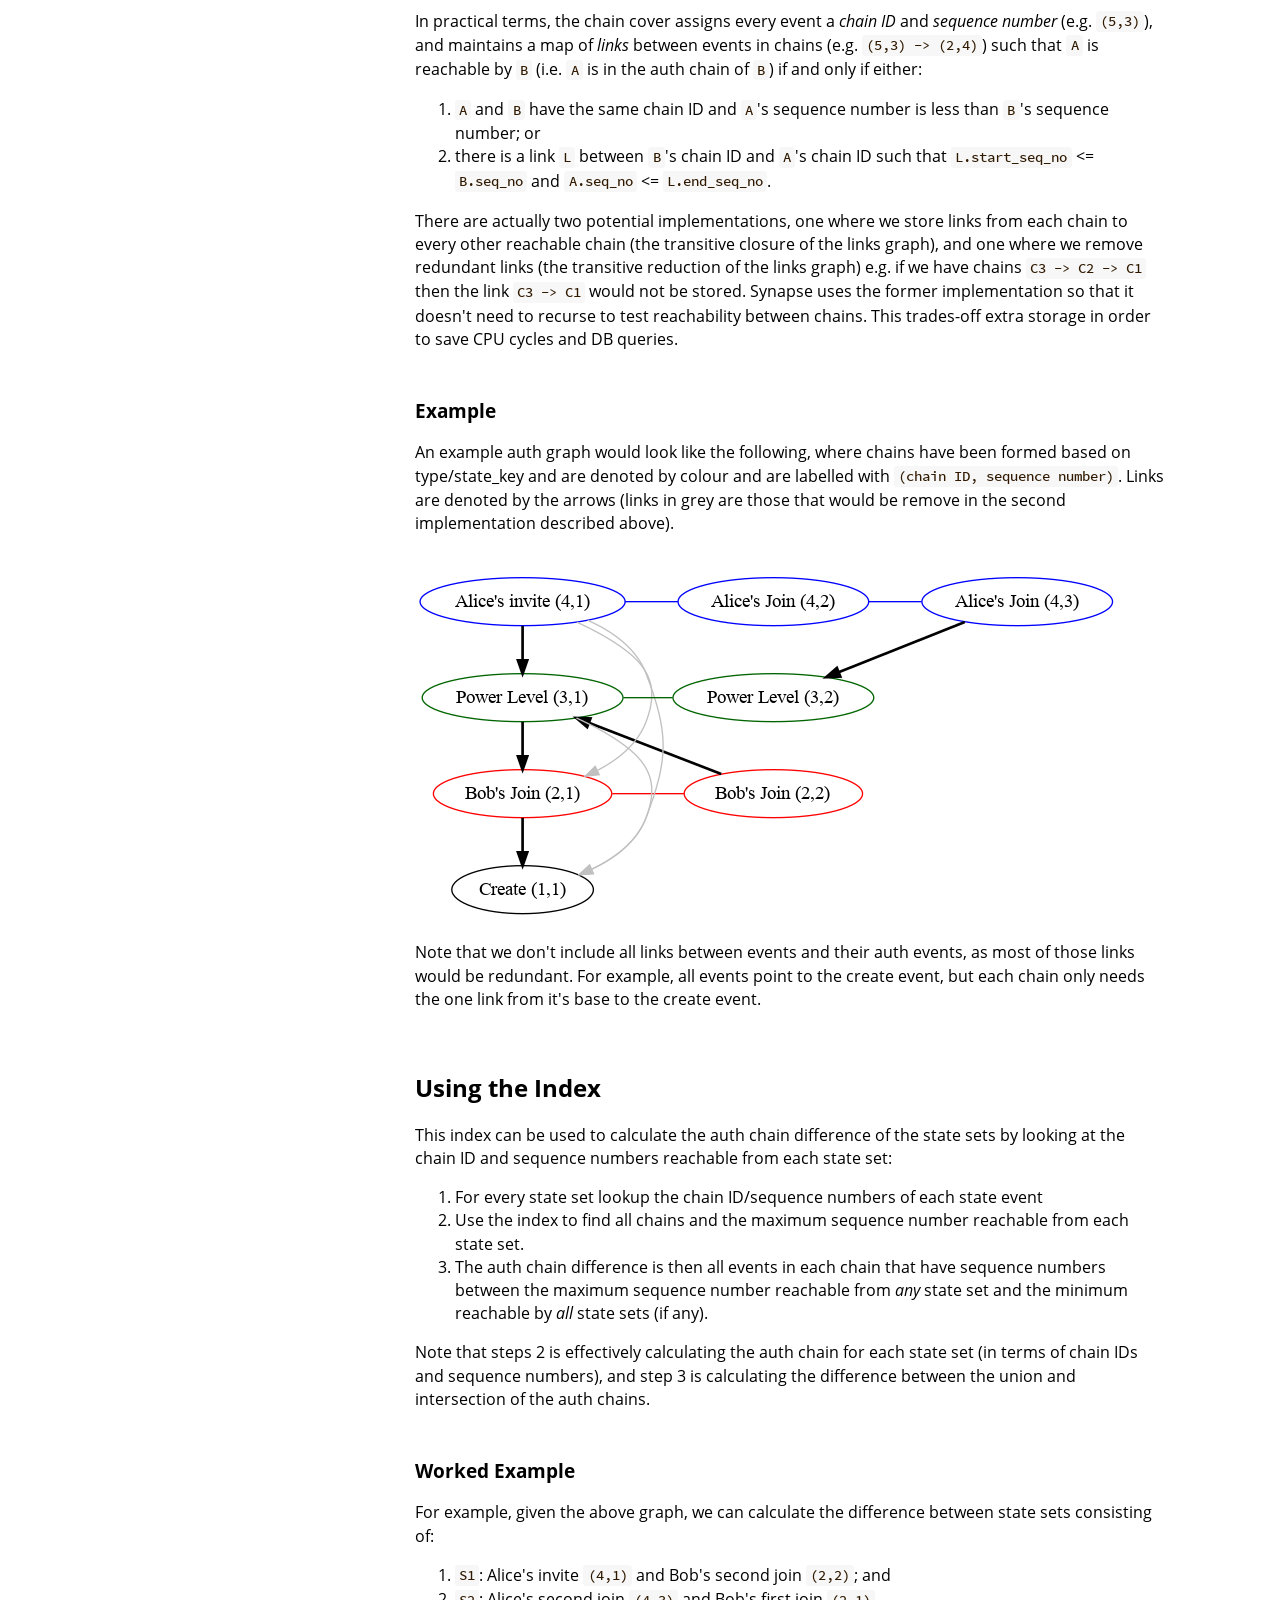
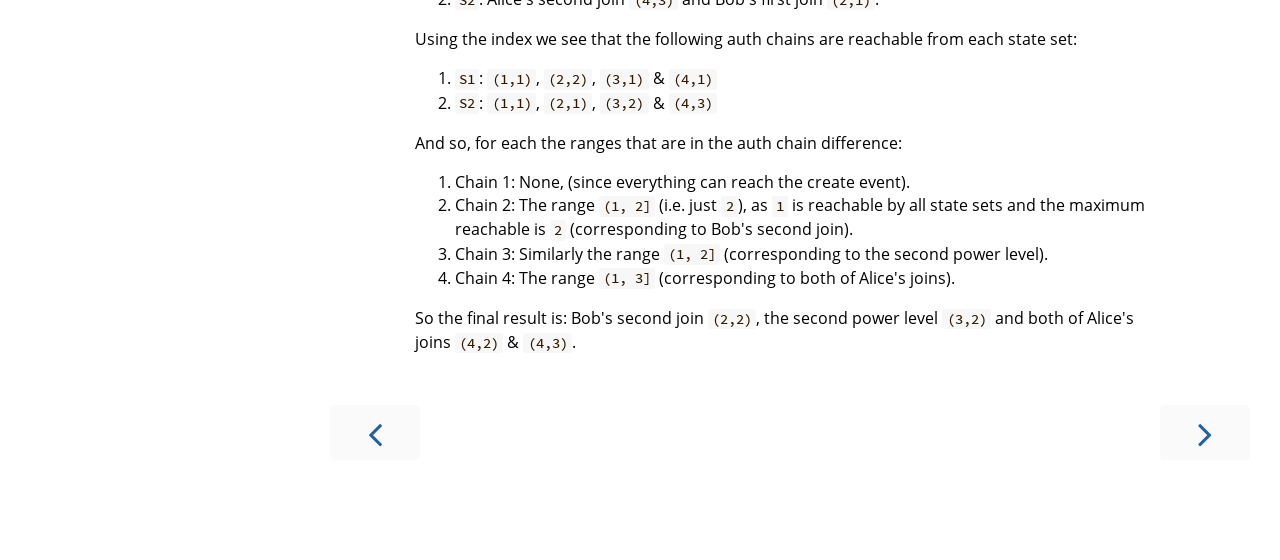
<file: develop/auth_chain_difference_algorithm.html>
<!DOCTYPE HTML>
<html lang="en" class="sidebar-visible no-js light">
    <head>
        <!-- Book generated using mdBook -->
        <meta charset="UTF-8">
        <title>The Auth Chain Difference Algorithm - Synapse</title>
        <!-- Custom HTML head -->
        <meta content="text/html; charset=utf-8" http-equiv="Content-Type">
        <meta name="description" content="">
        <meta name="viewport" content="width=device-width, initial-scale=1">
        <meta name="theme-color" content="#ffffff" />

        <link rel="icon" href="favicon.svg">
        <link rel="shortcut icon" href="favicon.png">
        <link rel="stylesheet" href="css/variables.css">
        <link rel="stylesheet" href="css/general.css">
        <link rel="stylesheet" href="css/chrome.css">
        <link rel="stylesheet" href="css/print.css" media="print">
        <!-- Fonts -->
        <link rel="stylesheet" href="FontAwesome/css/font-awesome.css">
        <link rel="stylesheet" href="fonts/fonts.css">
        <!-- Highlight.js Stylesheets -->
        <link rel="stylesheet" href="highlight.css">
        <link rel="stylesheet" href="tomorrow-night.css">
        <link rel="stylesheet" href="ayu-highlight.css">

        <!-- Custom theme stylesheets -->
        <link rel="stylesheet" href="docs/website_files/table-of-contents.css">
        <link rel="stylesheet" href="docs/website_files/remove-nav-buttons.css">
        <link rel="stylesheet" href="docs/website_files/indent-section-headers.css">
        <link rel="stylesheet" href="docs/website_files/version-picker.css">
    </head>
    <body>
        <!-- Provide site root to javascript -->
        <script type="text/javascript">
            var path_to_root = "";
            var default_theme = window.matchMedia("(prefers-color-scheme: dark)").matches ? "navy" : "light";
        </script>

        <!-- Work around some values being stored in localStorage wrapped in quotes -->
        <script type="text/javascript">
            try {
                var theme = localStorage.getItem('mdbook-theme');
                var sidebar = localStorage.getItem('mdbook-sidebar');
                if (theme.startsWith('"') && theme.endsWith('"')) {
                    localStorage.setItem('mdbook-theme', theme.slice(1, theme.length - 1));
                }
                if (sidebar.startsWith('"') && sidebar.endsWith('"')) {
                    localStorage.setItem('mdbook-sidebar', sidebar.slice(1, sidebar.length - 1));
                }
            } catch (e) { }
        </script>

        <!-- Set the theme before any content is loaded, prevents flash -->
        <script type="text/javascript">
            var theme;
            try { theme = localStorage.getItem('mdbook-theme'); } catch(e) { }
            if (theme === null || theme === undefined) { theme = default_theme; }
            var html = document.querySelector('html');
            html.classList.remove('no-js')
            html.classList.remove('light')
            html.classList.add(theme);
            html.classList.add('js');
        </script>

        <!-- Hide / unhide sidebar before it is displayed -->
        <script type="text/javascript">
            var html = document.querySelector('html');
            var sidebar = 'hidden';
            if (document.body.clientWidth >= 1080) {
                try { sidebar = localStorage.getItem('mdbook-sidebar'); } catch(e) { }
                sidebar = sidebar || 'visible';
            }
            html.classList.remove('sidebar-visible');
            html.classList.add("sidebar-" + sidebar);
        </script>

        <nav id="sidebar" class="sidebar" aria-label="Table of contents">
            <div class="sidebar-scrollbox">
                <ol class="chapter"><li class="chapter-item expanded affix "><li class="part-title">Introduction</li><li class="chapter-item expanded "><a href="welcome_and_overview.html">Welcome and Overview</a></li><li class="chapter-item expanded affix "><li class="part-title">Setup</li><li class="chapter-item expanded "><a href="setup/installation.html">Installation</a></li><li class="chapter-item expanded "><a href="postgres.html">Using Postgres</a></li><li class="chapter-item expanded "><a href="reverse_proxy.html">Configuring a Reverse Proxy</a></li><li class="chapter-item expanded "><a href="setup/forward_proxy.html">Configuring a Forward/Outbound Proxy</a></li><li class="chapter-item expanded "><a href="turn-howto.html">Configuring a Turn Server</a></li><li><ol class="section"><li class="chapter-item expanded "><a href="setup/turn/coturn.html">coturn TURN server</a></li><li class="chapter-item expanded "><a href="setup/turn/eturnal.html">eturnal TURN server</a></li></ol></li><li class="chapter-item expanded "><a href="delegate.html">Delegation</a></li><li class="chapter-item expanded affix "><li class="part-title">Upgrading</li><li class="chapter-item expanded "><a href="upgrade.html">Upgrading between Synapse Versions</a></li><li class="chapter-item expanded affix "><li class="part-title">Usage</li><li class="chapter-item expanded "><a href="federate.html">Federation</a></li><li class="chapter-item expanded "><a href="usage/configuration/index.html">Configuration</a></li><li><ol class="section"><li class="chapter-item expanded "><a href="usage/configuration/config_documentation.html">Configuration Manual</a></li><li class="chapter-item expanded "><a href="usage/configuration/homeserver_sample_config.html">Homeserver Sample Config File</a></li><li class="chapter-item expanded "><a href="usage/configuration/logging_sample_config.html">Logging Sample Config File</a></li><li class="chapter-item expanded "><a href="structured_logging.html">Structured Logging</a></li><li class="chapter-item expanded "><a href="templates.html">Templates</a></li><li class="chapter-item expanded "><a href="usage/configuration/user_authentication/index.html">User Authentication</a></li><li><ol class="section"><li class="chapter-item expanded "><a href="usage/configuration/user_authentication/single_sign_on/index.html">Single-Sign On</a></li><li><ol class="section"><li class="chapter-item expanded "><a href="openid.html">OpenID Connect</a></li><li class="chapter-item expanded "><a href="usage/configuration/user_authentication/single_sign_on/saml.html">SAML</a></li><li class="chapter-item expanded "><a href="usage/configuration/user_authentication/single_sign_on/cas.html">CAS</a></li><li class="chapter-item expanded "><a href="sso_mapping_providers.html">SSO Mapping Providers</a></li></ol></li><li class="chapter-item expanded "><a href="password_auth_providers.html">Password Auth Providers</a></li><li class="chapter-item expanded "><a href="jwt.html">JSON Web Tokens</a></li><li class="chapter-item expanded "><a href="usage/configuration/user_authentication/refresh_tokens.html">Refresh Tokens</a></li></ol></li><li class="chapter-item expanded "><a href="CAPTCHA_SETUP.html">Registration Captcha</a></li><li class="chapter-item expanded "><a href="application_services.html">Application Services</a></li><li class="chapter-item expanded "><a href="server_notices.html">Server Notices</a></li><li class="chapter-item expanded "><a href="consent_tracking.html">Consent Tracking</a></li><li class="chapter-item expanded "><a href="user_directory.html">User Directory</a></li><li class="chapter-item expanded "><a href="message_retention_policies.html">Message Retention Policies</a></li><li class="chapter-item expanded "><a href="modules/index.html">Pluggable Modules</a></li><li><ol class="section"><li class="chapter-item expanded "><a href="modules/writing_a_module.html">Writing a module</a></li><li><ol class="section"><li class="chapter-item expanded "><a href="modules/spam_checker_callbacks.html">Spam checker callbacks</a></li><li class="chapter-item expanded "><a href="modules/third_party_rules_callbacks.html">Third-party rules callbacks</a></li><li class="chapter-item expanded "><a href="modules/presence_router_callbacks.html">Presence router callbacks</a></li><li class="chapter-item expanded "><a href="modules/account_validity_callbacks.html">Account validity callbacks</a></li><li class="chapter-item expanded "><a href="modules/password_auth_provider_callbacks.html">Password auth provider callbacks</a></li><li class="chapter-item expanded "><a href="modules/background_update_controller_callbacks.html">Background update controller callbacks</a></li><li class="chapter-item expanded "><a href="modules/account_data_callbacks.html">Account data callbacks</a></li><li class="chapter-item expanded "><a href="modules/add_extra_fields_to_client_events_unsigned.html">Add extra fields to client events unsigned section callbacks</a></li><li class="chapter-item expanded "><a href="modules/porting_legacy_module.html">Porting a legacy module to the new interface</a></li></ol></li></ol></li><li class="chapter-item expanded "><a href="workers.html">Workers</a></li><li><ol class="section"><li class="chapter-item expanded "><a href="synctl_workers.html">Using synctl with Workers</a></li><li class="chapter-item expanded "><a href="systemd-with-workers/index.html">Systemd</a></li></ol></li></ol></li><li class="chapter-item expanded "><a href="usage/administration/index.html">Administration</a></li><li><ol class="section"><li class="chapter-item expanded "><a href="usage/administration/admin_api/index.html">Admin API</a></li><li><ol class="section"><li class="chapter-item expanded "><a href="admin_api/account_validity.html">Account Validity</a></li><li class="chapter-item expanded "><a href="usage/administration/admin_api/background_updates.html">Background Updates</a></li><li class="chapter-item expanded "><a href="admin_api/event_reports.html">Event Reports</a></li><li class="chapter-item expanded "><a href="admin_api/experimental_features.html">Experimental Features</a></li><li class="chapter-item expanded "><a href="admin_api/media_admin_api.html">Media</a></li><li class="chapter-item expanded "><a href="admin_api/purge_history_api.html">Purge History</a></li><li class="chapter-item expanded "><a href="admin_api/register_api.html">Register Users</a></li><li class="chapter-item expanded "><a href="usage/administration/admin_api/registration_tokens.html">Registration Tokens</a></li><li class="chapter-item expanded "><a href="admin_api/room_membership.html">Manipulate Room Membership</a></li><li class="chapter-item expanded "><a href="admin_api/rooms.html">Rooms</a></li><li class="chapter-item expanded "><a href="admin_api/server_notices.html">Server Notices</a></li><li class="chapter-item expanded "><a href="admin_api/statistics.html">Statistics</a></li><li class="chapter-item expanded "><a href="admin_api/user_admin_api.html">Users</a></li><li class="chapter-item expanded "><a href="admin_api/version_api.html">Server Version</a></li><li class="chapter-item expanded "><a href="usage/administration/admin_api/federation.html">Federation</a></li></ol></li><li class="chapter-item expanded "><a href="manhole.html">Manhole</a></li><li class="chapter-item expanded "><a href="metrics-howto.html">Monitoring</a></li><li><ol class="section"><li class="chapter-item expanded "><a href="usage/administration/monitoring/reporting_homeserver_usage_statistics.html">Reporting Homeserver Usage Statistics</a></li></ol></li><li class="chapter-item expanded "><a href="usage/administration/monthly_active_users.html">Monthly Active Users</a></li><li class="chapter-item expanded "><a href="usage/administration/understanding_synapse_through_grafana_graphs.html">Understanding Synapse Through Grafana Graphs</a></li><li class="chapter-item expanded "><a href="usage/administration/useful_sql_for_admins.html">Useful SQL for Admins</a></li><li class="chapter-item expanded "><a href="usage/administration/database_maintenance_tools.html">Database Maintenance Tools</a></li><li class="chapter-item expanded "><a href="usage/administration/state_groups.html">State Groups</a></li><li class="chapter-item expanded "><a href="usage/administration/request_log.html">Request log format</a></li><li class="chapter-item expanded "><a href="usage/administration/admin_faq.html">Admin FAQ</a></li><li class="chapter-item expanded "><div>Scripts</div></li></ol></li><li class="chapter-item expanded "><li class="part-title">Development</li><li class="chapter-item expanded "><a href="development/contributing_guide.html">Contributing Guide</a></li><li class="chapter-item expanded "><a href="code_style.html">Code Style</a></li><li class="chapter-item expanded "><a href="development/reviews.html">Reviewing Code</a></li><li class="chapter-item expanded "><a href="development/releases.html">Release Cycle</a></li><li class="chapter-item expanded "><a href="development/git.html">Git Usage</a></li><li class="chapter-item expanded "><div>Testing</div></li><li><ol class="section"><li class="chapter-item expanded "><a href="development/demo.html">Demo scripts</a></li></ol></li><li class="chapter-item expanded "><a href="opentracing.html">OpenTracing</a></li><li class="chapter-item expanded "><a href="development/database_schema.html">Database Schemas</a></li><li class="chapter-item expanded "><a href="development/experimental_features.html">Experimental features</a></li><li class="chapter-item expanded "><a href="development/dependencies.html">Dependency management</a></li><li class="chapter-item expanded "><div>Synapse Architecture</div></li><li><ol class="section"><li class="chapter-item expanded "><a href="development/synapse_architecture/cancellation.html">Cancellation</a></li><li class="chapter-item expanded "><a href="log_contexts.html">Log Contexts</a></li><li class="chapter-item expanded "><a href="replication.html">Replication</a></li><li class="chapter-item expanded "><a href="development/synapse_architecture/streams.html">Streams</a></li><li class="chapter-item expanded "><a href="tcp_replication.html">TCP Replication</a></li><li class="chapter-item expanded "><a href="development/synapse_architecture/faster_joins.html">Faster remote joins</a></li></ol></li><li class="chapter-item expanded "><a href="development/internal_documentation/index.html">Internal Documentation</a></li><li><ol class="section"><li class="chapter-item expanded "><div>Single Sign-On</div></li><li><ol class="section"><li class="chapter-item expanded "><a href="development/saml.html">SAML</a></li><li class="chapter-item expanded "><a href="development/cas.html">CAS</a></li></ol></li><li class="chapter-item expanded "><a href="development/room-dag-concepts.html">Room DAG concepts</a></li><li class="chapter-item expanded "><div>State Resolution</div></li><li><ol class="section"><li class="chapter-item expanded "><a href="auth_chain_difference_algorithm.html" class="active">The Auth Chain Difference Algorithm</a></li></ol></li><li class="chapter-item expanded "><a href="media_repository.html">Media Repository</a></li><li class="chapter-item expanded "><a href="room_and_user_statistics.html">Room and User Statistics</a></li></ol></li><li class="chapter-item expanded "><div>Scripts</div></li><li class="chapter-item expanded affix "><li class="part-title">Other</li><li class="chapter-item expanded "><a href="deprecation_policy.html">Dependency Deprecation Policy</a></li><li class="chapter-item expanded "><a href="other/running_synapse_on_single_board_computers.html">Running Synapse on a Single-Board Computer</a></li></ol>
            </div>
            <div id="sidebar-resize-handle" class="sidebar-resize-handle"></div>
        </nav>

        <div id="page-wrapper" class="page-wrapper">

            <div class="page">
                <div id="menu-bar-hover-placeholder"></div>
                <div id="menu-bar" class="menu-bar sticky bordered">
                    <div class="left-buttons">
                        <button id="sidebar-toggle" class="icon-button" type="button" title="Toggle Table of Contents" aria-label="Toggle Table of Contents" aria-controls="sidebar">
                            <i class="fa fa-bars"></i>
                        </button>
                        <button id="theme-toggle" class="icon-button" type="button" title="Change theme" aria-label="Change theme" aria-haspopup="true" aria-expanded="false" aria-controls="theme-list">
                            <i class="fa fa-paint-brush"></i>
                        </button>
                        <ul id="theme-list" class="theme-popup" aria-label="Themes" role="menu">
                            <li role="none"><button role="menuitem" class="theme" id="light">Light (default)</button></li>
                            <li role="none"><button role="menuitem" class="theme" id="rust">Rust</button></li>
                            <li role="none"><button role="menuitem" class="theme" id="coal">Coal</button></li>
                            <li role="none"><button role="menuitem" class="theme" id="navy">Navy</button></li>
                            <li role="none"><button role="menuitem" class="theme" id="ayu">Ayu</button></li>
                        </ul>
                        <button id="search-toggle" class="icon-button" type="button" title="Search. (Shortkey: s)" aria-label="Toggle Searchbar" aria-expanded="false" aria-keyshortcuts="S" aria-controls="searchbar">
                            <i class="fa fa-search"></i>
                        </button>
                        <div class="version-picker">
                            <div class="dropdown">
                                <div class="select">
                                    <span></span>
                                    <i class="fa fa-chevron-down"></i>
                                </div>
                                <input type="hidden" name="version">
                                <ul class="dropdown-menu">
                                    <!-- Versions will be added dynamically in version-picker.js -->
                                </ul>
                            </div>
                        </div>
                    </div>

                    <h1 class="menu-title">Synapse</h1>

                    <div class="right-buttons">
                        <a href="print.html" title="Print this book" aria-label="Print this book">
                            <i id="print-button" class="fa fa-print"></i>
                        </a>
                        <a href="https://github.com/matrix-org/synapse" title="Git repository" aria-label="Git repository">
                            <i id="git-repository-button" class="fa fa-github"></i>
                        </a>
                        <a href="https://github.com/matrix-org/synapse/edit/develop/docs/auth_chain_difference_algorithm.md" title="Suggest an edit" aria-label="Suggest an edit">
                            <i id="git-edit-button" class="fa fa-edit"></i>
                        </a>
                    </div>
                </div>

                <div id="search-wrapper" class="hidden">
                    <form id="searchbar-outer" class="searchbar-outer">
                        <input type="search" id="searchbar" name="searchbar" placeholder="Search this book ..." aria-controls="searchresults-outer" aria-describedby="searchresults-header">
                    </form>
                    <div id="searchresults-outer" class="searchresults-outer hidden">
                        <div id="searchresults-header" class="searchresults-header"></div>
                        <ul id="searchresults">
                        </ul>
                    </div>
                </div>
                <!-- Apply ARIA attributes after the sidebar and the sidebar toggle button are added to the DOM -->
                <script type="text/javascript">
                    document.getElementById('sidebar-toggle').setAttribute('aria-expanded', sidebar === 'visible');
                    document.getElementById('sidebar').setAttribute('aria-hidden', sidebar !== 'visible');
                    Array.from(document.querySelectorAll('#sidebar a')).forEach(function(link) {
                        link.setAttribute('tabIndex', sidebar === 'visible' ? 0 : -1);
                    });
                </script>

                <div id="content" class="content">
                    <main>
                        <!-- Page table of contents -->
                        <div class="sidetoc">
                            <nav class="pagetoc"></nav>
                        </div>

                        <h1 id="auth-chain-difference-algorithm"><a class="header" href="#auth-chain-difference-algorithm">Auth Chain Difference Algorithm</a></h1>
<p>The auth chain difference algorithm is used by V2 state resolution, where a
naive implementation can be a significant source of CPU and DB usage.</p>
<h3 id="definitions"><a class="header" href="#definitions">Definitions</a></h3>
<p>A <em>state set</em> is a set of state events; e.g. the input of a state resolution
algorithm is a collection of state sets.</p>
<p>The <em>auth chain</em> of a set of events are all the events' auth events and <em>their</em>
auth events, recursively (i.e. the events reachable by walking the graph induced
by an event's auth events links).</p>
<p>The <em>auth chain difference</em> of a collection of state sets is the union minus the
intersection of the sets of auth chains corresponding to the state sets, i.e an
event is in the auth chain difference if it is reachable by walking the auth
event graph from at least one of the state sets but not from <em>all</em> of the state
sets.</p>
<h2 id="breadth-first-walk-algorithm"><a class="header" href="#breadth-first-walk-algorithm">Breadth First Walk Algorithm</a></h2>
<p>A way of calculating the auth chain difference without calculating the full auth
chains for each state set is to do a parallel breadth first walk (ordered by
depth) of each state set's auth chain. By tracking which events are reachable
from each state set we can finish early if every pending event is reachable from
every state set.</p>
<p>This can work well for state sets that have a small auth chain difference, but
can be very inefficient for larger differences. However, this algorithm is still
used if we don't have a chain cover index for the room (e.g. because we're in
the process of indexing it).</p>
<h2 id="chain-cover-index"><a class="header" href="#chain-cover-index">Chain Cover Index</a></h2>
<p>Synapse computes auth chain differences by pre-computing a &quot;chain cover&quot; index
for the auth chain in a room, allowing us to efficiently make reachability queries
like &quot;is event <code>A</code> in the auth chain of event <code>B</code>?&quot;. We could do this with an index
that tracks all pairs <code>(A, B)</code> such that <code>A</code> is in the auth chain of <code>B</code>. However, this
would be prohibitively large, scaling poorly as the room accumulates more state
events.</p>
<p>Instead, we break down the graph into <em>chains</em>. A chain is a subset of a DAG
with the following property: for any pair of events <code>E</code> and <code>F</code> in the chain,
the chain contains a path <code>E -&gt; F</code> or a path <code>F -&gt; E</code>. This forces a chain to be
linear (without forks), e.g. <code>E -&gt; F -&gt; G -&gt; ... -&gt; H</code>. Each event in the chain
is given a <em>sequence number</em> local to that chain. The oldest event <code>E</code> in the
chain has sequence number 1. If <code>E</code> has a child <code>F</code> in the chain, then <code>F</code> has
sequence number 2. If <code>E</code> has a grandchild <code>G</code> in the chain, then <code>G</code> has
sequence number 3; and so on.</p>
<p>Synapse ensures that each persisted event belongs to exactly one chain, and
tracks how the chains are connected to one another. This allows us to
efficiently answer reachability queries. Doing so uses less storage than
tracking reachability on an event-by-event basis, particularly when we have
fewer and longer chains. See</p>
<blockquote>
<p>Jagadish, H. (1990). <a href="https://doi.org/10.1145/99935.99944">A compression technique to materialize transitive closure</a>.
<em>ACM Transactions on Database Systems (TODS)</em>, 15*(4)*, 558-598.</p>
</blockquote>
<p>for the original idea or</p>
<blockquote>
<p>Y. Chen, Y. Chen, <a href="https://doi.org/10.1109/ICDE.2008.4497498">An efficient algorithm for answering graph
reachability queries</a>,
in: 2008 IEEE 24th International Conference on Data Engineering, April 2008,
pp. 893–902. (PDF available via <a href="https://scholar.google.com/scholar?q=Y.%20Chen,%20Y.%20Chen,%20An%20efficient%20algorithm%20for%20answering%20graph%20reachability%20queries,%20in:%202008%20IEEE%2024th%20International%20Conference%20on%20Data%20Engineering,%20April%202008,%20pp.%20893902.">Google Scholar</a>.)</p>
</blockquote>
<p>for a more modern take.</p>
<p>In practical terms, the chain cover assigns every event a
<em>chain ID</em> and <em>sequence number</em> (e.g. <code>(5,3)</code>), and maintains a map of <em>links</em>
between events in chains (e.g. <code>(5,3) -&gt; (2,4)</code>) such that <code>A</code> is reachable by <code>B</code>
(i.e. <code>A</code> is in the auth chain of <code>B</code>) if and only if either:</p>
<ol>
<li><code>A</code> and <code>B</code> have the same chain ID and <code>A</code>'s sequence number is less than <code>B</code>'s
sequence number; or</li>
<li>there is a link <code>L</code> between <code>B</code>'s chain ID and <code>A</code>'s chain ID such that
<code>L.start_seq_no</code> &lt;= <code>B.seq_no</code> and <code>A.seq_no</code> &lt;= <code>L.end_seq_no</code>.</li>
</ol>
<p>There are actually two potential implementations, one where we store links from
each chain to every other reachable chain (the transitive closure of the links
graph), and one where we remove redundant links (the transitive reduction of the
links graph) e.g. if we have chains <code>C3 -&gt; C2 -&gt; C1</code> then the link <code>C3 -&gt; C1</code>
would not be stored. Synapse uses the former implementation so that it doesn't
need to recurse to test reachability between chains. This trades-off extra storage
in order to save CPU cycles and DB queries.</p>
<h3 id="example"><a class="header" href="#example">Example</a></h3>
<p>An example auth graph would look like the following, where chains have been
formed based on type/state_key and are denoted by colour and are labelled with
<code>(chain ID, sequence number)</code>. Links are denoted by the arrows (links in grey
are those that would be remove in the second implementation described above).</p>
<p><img src="auth_chain_diff.dot.png" alt="Example" /></p>
<p>Note that we don't include all links between events and their auth events, as
most of those links would be redundant. For example, all events point to the
create event, but each chain only needs the one link from it's base to the
create event.</p>
<h2 id="using-the-index"><a class="header" href="#using-the-index">Using the Index</a></h2>
<p>This index can be used to calculate the auth chain difference of the state sets
by looking at the chain ID and sequence numbers reachable from each state set:</p>
<ol>
<li>For every state set lookup the chain ID/sequence numbers of each state event</li>
<li>Use the index to find all chains and the maximum sequence number reachable
from each state set.</li>
<li>The auth chain difference is then all events in each chain that have sequence
numbers between the maximum sequence number reachable from <em>any</em> state set and
the minimum reachable by <em>all</em> state sets (if any).</li>
</ol>
<p>Note that steps 2 is effectively calculating the auth chain for each state set
(in terms of chain IDs and sequence numbers), and step 3 is calculating the
difference between the union and intersection of the auth chains.</p>
<h3 id="worked-example"><a class="header" href="#worked-example">Worked Example</a></h3>
<p>For example, given the above graph, we can calculate the difference between
state sets consisting of:</p>
<ol>
<li><code>S1</code>: Alice's invite <code>(4,1)</code> and Bob's second join <code>(2,2)</code>; and</li>
<li><code>S2</code>: Alice's second join <code>(4,3)</code> and Bob's first join <code>(2,1)</code>.</li>
</ol>
<p>Using the index we see that the following auth chains are reachable from each
state set:</p>
<ol>
<li><code>S1</code>: <code>(1,1)</code>, <code>(2,2)</code>, <code>(3,1)</code> &amp; <code>(4,1)</code></li>
<li><code>S2</code>: <code>(1,1)</code>, <code>(2,1)</code>, <code>(3,2)</code> &amp; <code>(4,3)</code></li>
</ol>
<p>And so, for each the ranges that are in the auth chain difference:</p>
<ol>
<li>Chain 1: None, (since everything can reach the create event).</li>
<li>Chain 2: The range <code>(1, 2]</code> (i.e. just <code>2</code>), as <code>1</code> is reachable by all state
sets and the maximum reachable is <code>2</code> (corresponding to Bob's second join).</li>
<li>Chain 3: Similarly the range <code>(1, 2]</code> (corresponding to the second power
level).</li>
<li>Chain 4: The range <code>(1, 3]</code> (corresponding to both of Alice's joins).</li>
</ol>
<p>So the final result is: Bob's second join <code>(2,2)</code>, the second power level
<code>(3,2)</code> and both of Alice's joins <code>(4,2)</code> &amp; <code>(4,3)</code>.</p>

                    </main>

                    <nav class="nav-wrapper" aria-label="Page navigation">
                        <!-- Mobile navigation buttons -->
                            <a rel="prev" href="development/room-dag-concepts.html" class="mobile-nav-chapters previous" title="Previous chapter" aria-label="Previous chapter" aria-keyshortcuts="Left">
                                <i class="fa fa-angle-left"></i>
                            </a>
                            <a rel="next" href="media_repository.html" class="mobile-nav-chapters next" title="Next chapter" aria-label="Next chapter" aria-keyshortcuts="Right">
                                <i class="fa fa-angle-right"></i>
                            </a>
                        <div style="clear: both"></div>
                    </nav>
                </div>
            </div>

            <nav class="nav-wide-wrapper" aria-label="Page navigation">
                    <a rel="prev" href="development/room-dag-concepts.html" class="nav-chapters previous" title="Previous chapter" aria-label="Previous chapter" aria-keyshortcuts="Left">
                        <i class="fa fa-angle-left"></i>
                    </a>
                    <a rel="next" href="media_repository.html" class="nav-chapters next" title="Next chapter" aria-label="Next chapter" aria-keyshortcuts="Right">
                        <i class="fa fa-angle-right"></i>
                    </a>
            </nav>

        </div>

        <script type="text/javascript">
            window.playground_copyable = true;
        </script>
        <script src="elasticlunr.min.js" type="text/javascript" charset="utf-8"></script>
        <script src="mark.min.js" type="text/javascript" charset="utf-8"></script>
        <script src="searcher.js" type="text/javascript" charset="utf-8"></script>
        <script src="clipboard.min.js" type="text/javascript" charset="utf-8"></script>
        <script src="highlight.js" type="text/javascript" charset="utf-8"></script>
        <script src="book.js" type="text/javascript" charset="utf-8"></script>

        <!-- Custom JS scripts -->
        <script type="text/javascript" src="docs/website_files/table-of-contents.js"></script>
        <script type="text/javascript" src="docs/website_files/version-picker.js"></script>
        <script type="text/javascript" src="docs/website_files/version.js"></script>
    </body>
</html>
</file>
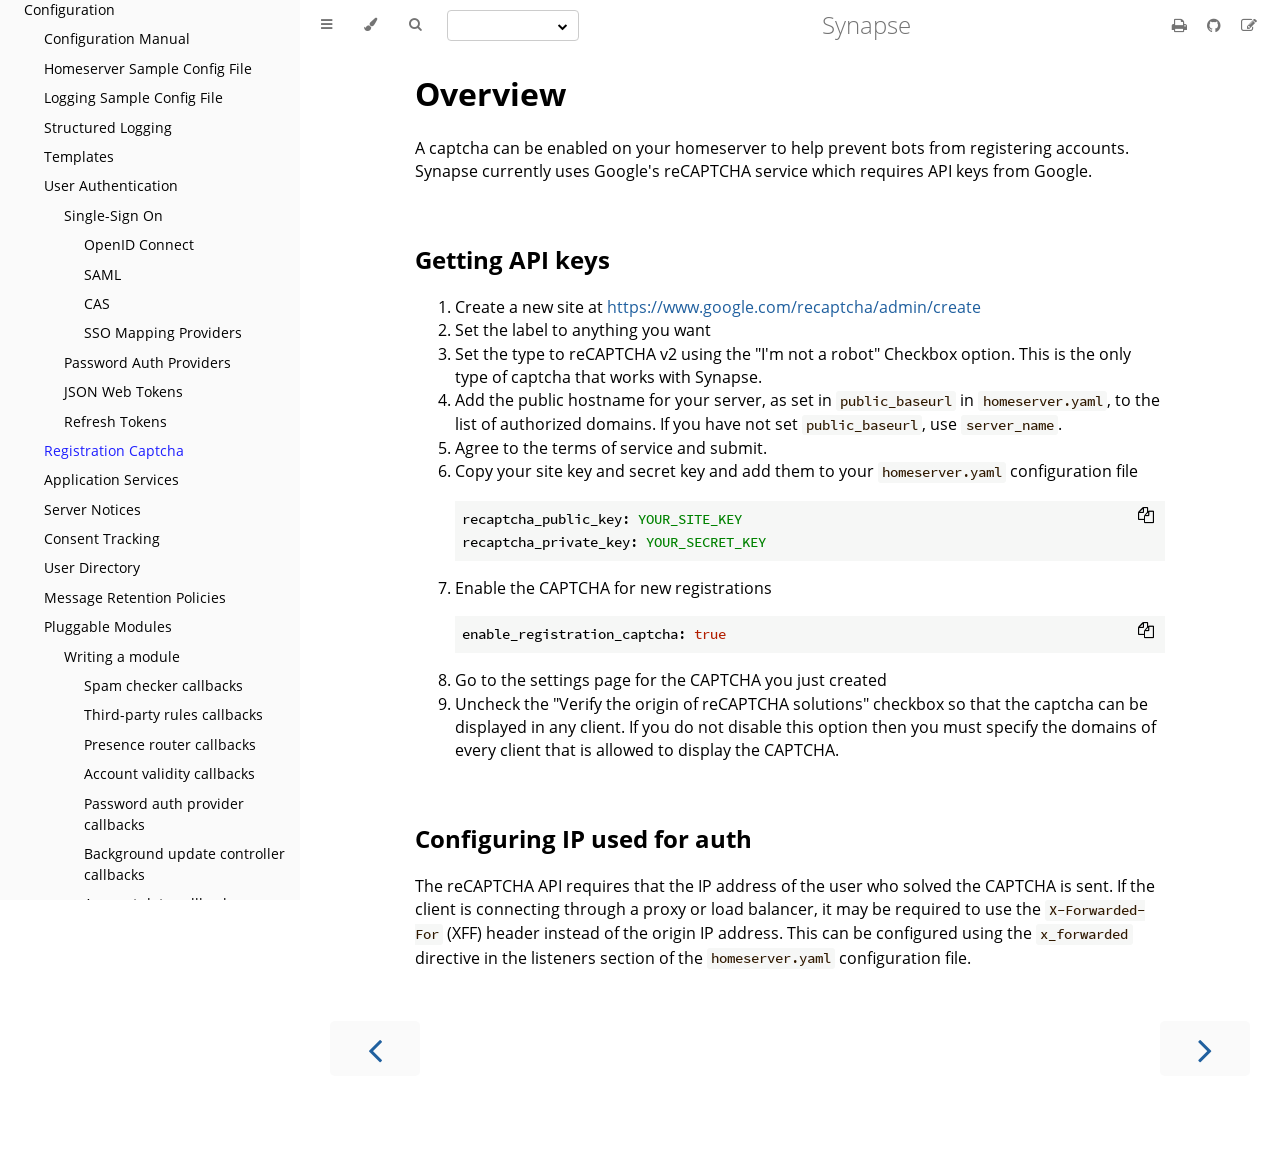
<file: develop/CAPTCHA_SETUP.html>
<!DOCTYPE HTML>
<html lang="en" class="sidebar-visible no-js light">
    <head>
        <!-- Book generated using mdBook -->
        <meta charset="UTF-8">
        <title>Registration Captcha - Synapse</title>
        <!-- Custom HTML head -->
        <meta content="text/html; charset=utf-8" http-equiv="Content-Type">
        <meta name="description" content="">
        <meta name="viewport" content="width=device-width, initial-scale=1">
        <meta name="theme-color" content="#ffffff" />

        <link rel="icon" href="favicon.svg">
        <link rel="shortcut icon" href="favicon.png">
        <link rel="stylesheet" href="css/variables.css">
        <link rel="stylesheet" href="css/general.css">
        <link rel="stylesheet" href="css/chrome.css">
        <link rel="stylesheet" href="css/print.css" media="print">
        <!-- Fonts -->
        <link rel="stylesheet" href="FontAwesome/css/font-awesome.css">
        <link rel="stylesheet" href="fonts/fonts.css">
        <!-- Highlight.js Stylesheets -->
        <link rel="stylesheet" href="highlight.css">
        <link rel="stylesheet" href="tomorrow-night.css">
        <link rel="stylesheet" href="ayu-highlight.css">

        <!-- Custom theme stylesheets -->
        <link rel="stylesheet" href="docs/website_files/table-of-contents.css">
        <link rel="stylesheet" href="docs/website_files/remove-nav-buttons.css">
        <link rel="stylesheet" href="docs/website_files/indent-section-headers.css">
        <link rel="stylesheet" href="docs/website_files/version-picker.css">
    </head>
    <body>
        <!-- Provide site root to javascript -->
        <script type="text/javascript">
            var path_to_root = "";
            var default_theme = window.matchMedia("(prefers-color-scheme: dark)").matches ? "navy" : "light";
        </script>

        <!-- Work around some values being stored in localStorage wrapped in quotes -->
        <script type="text/javascript">
            try {
                var theme = localStorage.getItem('mdbook-theme');
                var sidebar = localStorage.getItem('mdbook-sidebar');
                if (theme.startsWith('"') && theme.endsWith('"')) {
                    localStorage.setItem('mdbook-theme', theme.slice(1, theme.length - 1));
                }
                if (sidebar.startsWith('"') && sidebar.endsWith('"')) {
                    localStorage.setItem('mdbook-sidebar', sidebar.slice(1, sidebar.length - 1));
                }
            } catch (e) { }
        </script>

        <!-- Set the theme before any content is loaded, prevents flash -->
        <script type="text/javascript">
            var theme;
            try { theme = localStorage.getItem('mdbook-theme'); } catch(e) { }
            if (theme === null || theme === undefined) { theme = default_theme; }
            var html = document.querySelector('html');
            html.classList.remove('no-js')
            html.classList.remove('light')
            html.classList.add(theme);
            html.classList.add('js');
        </script>

        <!-- Hide / unhide sidebar before it is displayed -->
        <script type="text/javascript">
            var html = document.querySelector('html');
            var sidebar = 'hidden';
            if (document.body.clientWidth >= 1080) {
                try { sidebar = localStorage.getItem('mdbook-sidebar'); } catch(e) { }
                sidebar = sidebar || 'visible';
            }
            html.classList.remove('sidebar-visible');
            html.classList.add("sidebar-" + sidebar);
        </script>

        <nav id="sidebar" class="sidebar" aria-label="Table of contents">
            <div class="sidebar-scrollbox">
                <ol class="chapter"><li class="chapter-item expanded affix "><li class="part-title">Introduction</li><li class="chapter-item expanded "><a href="welcome_and_overview.html">Welcome and Overview</a></li><li class="chapter-item expanded affix "><li class="part-title">Setup</li><li class="chapter-item expanded "><a href="setup/installation.html">Installation</a></li><li class="chapter-item expanded "><a href="postgres.html">Using Postgres</a></li><li class="chapter-item expanded "><a href="reverse_proxy.html">Configuring a Reverse Proxy</a></li><li class="chapter-item expanded "><a href="setup/forward_proxy.html">Configuring a Forward/Outbound Proxy</a></li><li class="chapter-item expanded "><a href="turn-howto.html">Configuring a Turn Server</a></li><li><ol class="section"><li class="chapter-item expanded "><a href="setup/turn/coturn.html">coturn TURN server</a></li><li class="chapter-item expanded "><a href="setup/turn/eturnal.html">eturnal TURN server</a></li></ol></li><li class="chapter-item expanded "><a href="delegate.html">Delegation</a></li><li class="chapter-item expanded affix "><li class="part-title">Upgrading</li><li class="chapter-item expanded "><a href="upgrade.html">Upgrading between Synapse Versions</a></li><li class="chapter-item expanded affix "><li class="part-title">Usage</li><li class="chapter-item expanded "><a href="federate.html">Federation</a></li><li class="chapter-item expanded "><a href="usage/configuration/index.html">Configuration</a></li><li><ol class="section"><li class="chapter-item expanded "><a href="usage/configuration/config_documentation.html">Configuration Manual</a></li><li class="chapter-item expanded "><a href="usage/configuration/homeserver_sample_config.html">Homeserver Sample Config File</a></li><li class="chapter-item expanded "><a href="usage/configuration/logging_sample_config.html">Logging Sample Config File</a></li><li class="chapter-item expanded "><a href="structured_logging.html">Structured Logging</a></li><li class="chapter-item expanded "><a href="templates.html">Templates</a></li><li class="chapter-item expanded "><a href="usage/configuration/user_authentication/index.html">User Authentication</a></li><li><ol class="section"><li class="chapter-item expanded "><a href="usage/configuration/user_authentication/single_sign_on/index.html">Single-Sign On</a></li><li><ol class="section"><li class="chapter-item expanded "><a href="openid.html">OpenID Connect</a></li><li class="chapter-item expanded "><a href="usage/configuration/user_authentication/single_sign_on/saml.html">SAML</a></li><li class="chapter-item expanded "><a href="usage/configuration/user_authentication/single_sign_on/cas.html">CAS</a></li><li class="chapter-item expanded "><a href="sso_mapping_providers.html">SSO Mapping Providers</a></li></ol></li><li class="chapter-item expanded "><a href="password_auth_providers.html">Password Auth Providers</a></li><li class="chapter-item expanded "><a href="jwt.html">JSON Web Tokens</a></li><li class="chapter-item expanded "><a href="usage/configuration/user_authentication/refresh_tokens.html">Refresh Tokens</a></li></ol></li><li class="chapter-item expanded "><a href="CAPTCHA_SETUP.html" class="active">Registration Captcha</a></li><li class="chapter-item expanded "><a href="application_services.html">Application Services</a></li><li class="chapter-item expanded "><a href="server_notices.html">Server Notices</a></li><li class="chapter-item expanded "><a href="consent_tracking.html">Consent Tracking</a></li><li class="chapter-item expanded "><a href="user_directory.html">User Directory</a></li><li class="chapter-item expanded "><a href="message_retention_policies.html">Message Retention Policies</a></li><li class="chapter-item expanded "><a href="modules/index.html">Pluggable Modules</a></li><li><ol class="section"><li class="chapter-item expanded "><a href="modules/writing_a_module.html">Writing a module</a></li><li><ol class="section"><li class="chapter-item expanded "><a href="modules/spam_checker_callbacks.html">Spam checker callbacks</a></li><li class="chapter-item expanded "><a href="modules/third_party_rules_callbacks.html">Third-party rules callbacks</a></li><li class="chapter-item expanded "><a href="modules/presence_router_callbacks.html">Presence router callbacks</a></li><li class="chapter-item expanded "><a href="modules/account_validity_callbacks.html">Account validity callbacks</a></li><li class="chapter-item expanded "><a href="modules/password_auth_provider_callbacks.html">Password auth provider callbacks</a></li><li class="chapter-item expanded "><a href="modules/background_update_controller_callbacks.html">Background update controller callbacks</a></li><li class="chapter-item expanded "><a href="modules/account_data_callbacks.html">Account data callbacks</a></li><li class="chapter-item expanded "><a href="modules/add_extra_fields_to_client_events_unsigned.html">Add extra fields to client events unsigned section callbacks</a></li><li class="chapter-item expanded "><a href="modules/porting_legacy_module.html">Porting a legacy module to the new interface</a></li></ol></li></ol></li><li class="chapter-item expanded "><a href="workers.html">Workers</a></li><li><ol class="section"><li class="chapter-item expanded "><a href="synctl_workers.html">Using synctl with Workers</a></li><li class="chapter-item expanded "><a href="systemd-with-workers/index.html">Systemd</a></li></ol></li></ol></li><li class="chapter-item expanded "><a href="usage/administration/index.html">Administration</a></li><li><ol class="section"><li class="chapter-item expanded "><a href="usage/administration/admin_api/index.html">Admin API</a></li><li><ol class="section"><li class="chapter-item expanded "><a href="admin_api/account_validity.html">Account Validity</a></li><li class="chapter-item expanded "><a href="usage/administration/admin_api/background_updates.html">Background Updates</a></li><li class="chapter-item expanded "><a href="admin_api/event_reports.html">Event Reports</a></li><li class="chapter-item expanded "><a href="admin_api/experimental_features.html">Experimental Features</a></li><li class="chapter-item expanded "><a href="admin_api/media_admin_api.html">Media</a></li><li class="chapter-item expanded "><a href="admin_api/purge_history_api.html">Purge History</a></li><li class="chapter-item expanded "><a href="admin_api/register_api.html">Register Users</a></li><li class="chapter-item expanded "><a href="usage/administration/admin_api/registration_tokens.html">Registration Tokens</a></li><li class="chapter-item expanded "><a href="admin_api/room_membership.html">Manipulate Room Membership</a></li><li class="chapter-item expanded "><a href="admin_api/rooms.html">Rooms</a></li><li class="chapter-item expanded "><a href="admin_api/server_notices.html">Server Notices</a></li><li class="chapter-item expanded "><a href="admin_api/statistics.html">Statistics</a></li><li class="chapter-item expanded "><a href="admin_api/user_admin_api.html">Users</a></li><li class="chapter-item expanded "><a href="admin_api/version_api.html">Server Version</a></li><li class="chapter-item expanded "><a href="usage/administration/admin_api/federation.html">Federation</a></li></ol></li><li class="chapter-item expanded "><a href="manhole.html">Manhole</a></li><li class="chapter-item expanded "><a href="metrics-howto.html">Monitoring</a></li><li><ol class="section"><li class="chapter-item expanded "><a href="usage/administration/monitoring/reporting_homeserver_usage_statistics.html">Reporting Homeserver Usage Statistics</a></li></ol></li><li class="chapter-item expanded "><a href="usage/administration/monthly_active_users.html">Monthly Active Users</a></li><li class="chapter-item expanded "><a href="usage/administration/understanding_synapse_through_grafana_graphs.html">Understanding Synapse Through Grafana Graphs</a></li><li class="chapter-item expanded "><a href="usage/administration/useful_sql_for_admins.html">Useful SQL for Admins</a></li><li class="chapter-item expanded "><a href="usage/administration/database_maintenance_tools.html">Database Maintenance Tools</a></li><li class="chapter-item expanded "><a href="usage/administration/state_groups.html">State Groups</a></li><li class="chapter-item expanded "><a href="usage/administration/request_log.html">Request log format</a></li><li class="chapter-item expanded "><a href="usage/administration/admin_faq.html">Admin FAQ</a></li><li class="chapter-item expanded "><div>Scripts</div></li></ol></li><li class="chapter-item expanded "><li class="part-title">Development</li><li class="chapter-item expanded "><a href="development/contributing_guide.html">Contributing Guide</a></li><li class="chapter-item expanded "><a href="code_style.html">Code Style</a></li><li class="chapter-item expanded "><a href="development/reviews.html">Reviewing Code</a></li><li class="chapter-item expanded "><a href="development/releases.html">Release Cycle</a></li><li class="chapter-item expanded "><a href="development/git.html">Git Usage</a></li><li class="chapter-item expanded "><div>Testing</div></li><li><ol class="section"><li class="chapter-item expanded "><a href="development/demo.html">Demo scripts</a></li></ol></li><li class="chapter-item expanded "><a href="opentracing.html">OpenTracing</a></li><li class="chapter-item expanded "><a href="development/database_schema.html">Database Schemas</a></li><li class="chapter-item expanded "><a href="development/experimental_features.html">Experimental features</a></li><li class="chapter-item expanded "><a href="development/dependencies.html">Dependency management</a></li><li class="chapter-item expanded "><div>Synapse Architecture</div></li><li><ol class="section"><li class="chapter-item expanded "><a href="development/synapse_architecture/cancellation.html">Cancellation</a></li><li class="chapter-item expanded "><a href="log_contexts.html">Log Contexts</a></li><li class="chapter-item expanded "><a href="replication.html">Replication</a></li><li class="chapter-item expanded "><a href="development/synapse_architecture/streams.html">Streams</a></li><li class="chapter-item expanded "><a href="tcp_replication.html">TCP Replication</a></li><li class="chapter-item expanded "><a href="development/synapse_architecture/faster_joins.html">Faster remote joins</a></li></ol></li><li class="chapter-item expanded "><a href="development/internal_documentation/index.html">Internal Documentation</a></li><li><ol class="section"><li class="chapter-item expanded "><div>Single Sign-On</div></li><li><ol class="section"><li class="chapter-item expanded "><a href="development/saml.html">SAML</a></li><li class="chapter-item expanded "><a href="development/cas.html">CAS</a></li></ol></li><li class="chapter-item expanded "><a href="development/room-dag-concepts.html">Room DAG concepts</a></li><li class="chapter-item expanded "><div>State Resolution</div></li><li><ol class="section"><li class="chapter-item expanded "><a href="auth_chain_difference_algorithm.html">The Auth Chain Difference Algorithm</a></li></ol></li><li class="chapter-item expanded "><a href="media_repository.html">Media Repository</a></li><li class="chapter-item expanded "><a href="room_and_user_statistics.html">Room and User Statistics</a></li></ol></li><li class="chapter-item expanded "><div>Scripts</div></li><li class="chapter-item expanded affix "><li class="part-title">Other</li><li class="chapter-item expanded "><a href="deprecation_policy.html">Dependency Deprecation Policy</a></li><li class="chapter-item expanded "><a href="other/running_synapse_on_single_board_computers.html">Running Synapse on a Single-Board Computer</a></li></ol>
            </div>
            <div id="sidebar-resize-handle" class="sidebar-resize-handle"></div>
        </nav>

        <div id="page-wrapper" class="page-wrapper">

            <div class="page">
                <div id="menu-bar-hover-placeholder"></div>
                <div id="menu-bar" class="menu-bar sticky bordered">
                    <div class="left-buttons">
                        <button id="sidebar-toggle" class="icon-button" type="button" title="Toggle Table of Contents" aria-label="Toggle Table of Contents" aria-controls="sidebar">
                            <i class="fa fa-bars"></i>
                        </button>
                        <button id="theme-toggle" class="icon-button" type="button" title="Change theme" aria-label="Change theme" aria-haspopup="true" aria-expanded="false" aria-controls="theme-list">
                            <i class="fa fa-paint-brush"></i>
                        </button>
                        <ul id="theme-list" class="theme-popup" aria-label="Themes" role="menu">
                            <li role="none"><button role="menuitem" class="theme" id="light">Light (default)</button></li>
                            <li role="none"><button role="menuitem" class="theme" id="rust">Rust</button></li>
                            <li role="none"><button role="menuitem" class="theme" id="coal">Coal</button></li>
                            <li role="none"><button role="menuitem" class="theme" id="navy">Navy</button></li>
                            <li role="none"><button role="menuitem" class="theme" id="ayu">Ayu</button></li>
                        </ul>
                        <button id="search-toggle" class="icon-button" type="button" title="Search. (Shortkey: s)" aria-label="Toggle Searchbar" aria-expanded="false" aria-keyshortcuts="S" aria-controls="searchbar">
                            <i class="fa fa-search"></i>
                        </button>
                        <div class="version-picker">
                            <div class="dropdown">
                                <div class="select">
                                    <span></span>
                                    <i class="fa fa-chevron-down"></i>
                                </div>
                                <input type="hidden" name="version">
                                <ul class="dropdown-menu">
                                    <!-- Versions will be added dynamically in version-picker.js -->
                                </ul>
                            </div>
                        </div>
                    </div>

                    <h1 class="menu-title">Synapse</h1>

                    <div class="right-buttons">
                        <a href="print.html" title="Print this book" aria-label="Print this book">
                            <i id="print-button" class="fa fa-print"></i>
                        </a>
                        <a href="https://github.com/matrix-org/synapse" title="Git repository" aria-label="Git repository">
                            <i id="git-repository-button" class="fa fa-github"></i>
                        </a>
                        <a href="https://github.com/matrix-org/synapse/edit/develop/docs/CAPTCHA_SETUP.md" title="Suggest an edit" aria-label="Suggest an edit">
                            <i id="git-edit-button" class="fa fa-edit"></i>
                        </a>
                    </div>
                </div>

                <div id="search-wrapper" class="hidden">
                    <form id="searchbar-outer" class="searchbar-outer">
                        <input type="search" id="searchbar" name="searchbar" placeholder="Search this book ..." aria-controls="searchresults-outer" aria-describedby="searchresults-header">
                    </form>
                    <div id="searchresults-outer" class="searchresults-outer hidden">
                        <div id="searchresults-header" class="searchresults-header"></div>
                        <ul id="searchresults">
                        </ul>
                    </div>
                </div>
                <!-- Apply ARIA attributes after the sidebar and the sidebar toggle button are added to the DOM -->
                <script type="text/javascript">
                    document.getElementById('sidebar-toggle').setAttribute('aria-expanded', sidebar === 'visible');
                    document.getElementById('sidebar').setAttribute('aria-hidden', sidebar !== 'visible');
                    Array.from(document.querySelectorAll('#sidebar a')).forEach(function(link) {
                        link.setAttribute('tabIndex', sidebar === 'visible' ? 0 : -1);
                    });
                </script>

                <div id="content" class="content">
                    <main>
                        <!-- Page table of contents -->
                        <div class="sidetoc">
                            <nav class="pagetoc"></nav>
                        </div>

                        <h1 id="overview"><a class="header" href="#overview">Overview</a></h1>
<p>A captcha can be enabled on your homeserver to help prevent bots from registering
accounts. Synapse currently uses Google's reCAPTCHA service which requires API keys
from Google.</p>
<h2 id="getting-api-keys"><a class="header" href="#getting-api-keys">Getting API keys</a></h2>
<ol>
<li>Create a new site at <a href="https://www.google.com/recaptcha/admin/create">https://www.google.com/recaptcha/admin/create</a></li>
<li>Set the label to anything you want</li>
<li>Set the type to reCAPTCHA v2 using the &quot;I'm not a robot&quot; Checkbox option.
This is the only type of captcha that works with Synapse.</li>
<li>Add the public hostname for your server, as set in <code>public_baseurl</code>
in <code>homeserver.yaml</code>, to the list of authorized domains. If you have not set
<code>public_baseurl</code>, use <code>server_name</code>.</li>
<li>Agree to the terms of service and submit.</li>
<li>Copy your site key and secret key and add them to your <code>homeserver.yaml</code>
configuration file
<pre><code class="language-yaml">recaptcha_public_key: YOUR_SITE_KEY
recaptcha_private_key: YOUR_SECRET_KEY
</code></pre>
</li>
<li>Enable the CAPTCHA for new registrations
<pre><code class="language-yaml">enable_registration_captcha: true
</code></pre>
</li>
<li>Go to the settings page for the CAPTCHA you just created</li>
<li>Uncheck the &quot;Verify the origin of reCAPTCHA solutions&quot; checkbox so that the
captcha can be displayed in any client. If you do not disable this option then you
must specify the domains of every client that is allowed to display the CAPTCHA.</li>
</ol>
<h2 id="configuring-ip-used-for-auth"><a class="header" href="#configuring-ip-used-for-auth">Configuring IP used for auth</a></h2>
<p>The reCAPTCHA API requires that the IP address of the user who solved the
CAPTCHA is sent. If the client is connecting through a proxy or load balancer,
it may be required to use the <code>X-Forwarded-For</code> (XFF) header instead of the origin
IP address. This can be configured using the <code>x_forwarded</code> directive in the
listeners section of the <code>homeserver.yaml</code> configuration file.</p>

                    </main>

                    <nav class="nav-wrapper" aria-label="Page navigation">
                        <!-- Mobile navigation buttons -->
                            <a rel="prev" href="usage/configuration/user_authentication/refresh_tokens.html" class="mobile-nav-chapters previous" title="Previous chapter" aria-label="Previous chapter" aria-keyshortcuts="Left">
                                <i class="fa fa-angle-left"></i>
                            </a>
                            <a rel="next" href="application_services.html" class="mobile-nav-chapters next" title="Next chapter" aria-label="Next chapter" aria-keyshortcuts="Right">
                                <i class="fa fa-angle-right"></i>
                            </a>
                        <div style="clear: both"></div>
                    </nav>
                </div>
            </div>

            <nav class="nav-wide-wrapper" aria-label="Page navigation">
                    <a rel="prev" href="usage/configuration/user_authentication/refresh_tokens.html" class="nav-chapters previous" title="Previous chapter" aria-label="Previous chapter" aria-keyshortcuts="Left">
                        <i class="fa fa-angle-left"></i>
                    </a>
                    <a rel="next" href="application_services.html" class="nav-chapters next" title="Next chapter" aria-label="Next chapter" aria-keyshortcuts="Right">
                        <i class="fa fa-angle-right"></i>
                    </a>
            </nav>

        </div>

        <script type="text/javascript">
            window.playground_copyable = true;
        </script>
        <script src="elasticlunr.min.js" type="text/javascript" charset="utf-8"></script>
        <script src="mark.min.js" type="text/javascript" charset="utf-8"></script>
        <script src="searcher.js" type="text/javascript" charset="utf-8"></script>
        <script src="clipboard.min.js" type="text/javascript" charset="utf-8"></script>
        <script src="highlight.js" type="text/javascript" charset="utf-8"></script>
        <script src="book.js" type="text/javascript" charset="utf-8"></script>

        <!-- Custom JS scripts -->
        <script type="text/javascript" src="docs/website_files/table-of-contents.js"></script>
        <script type="text/javascript" src="docs/website_files/version-picker.js"></script>
        <script type="text/javascript" src="docs/website_files/version.js"></script>
    </body>
</html>
</file>
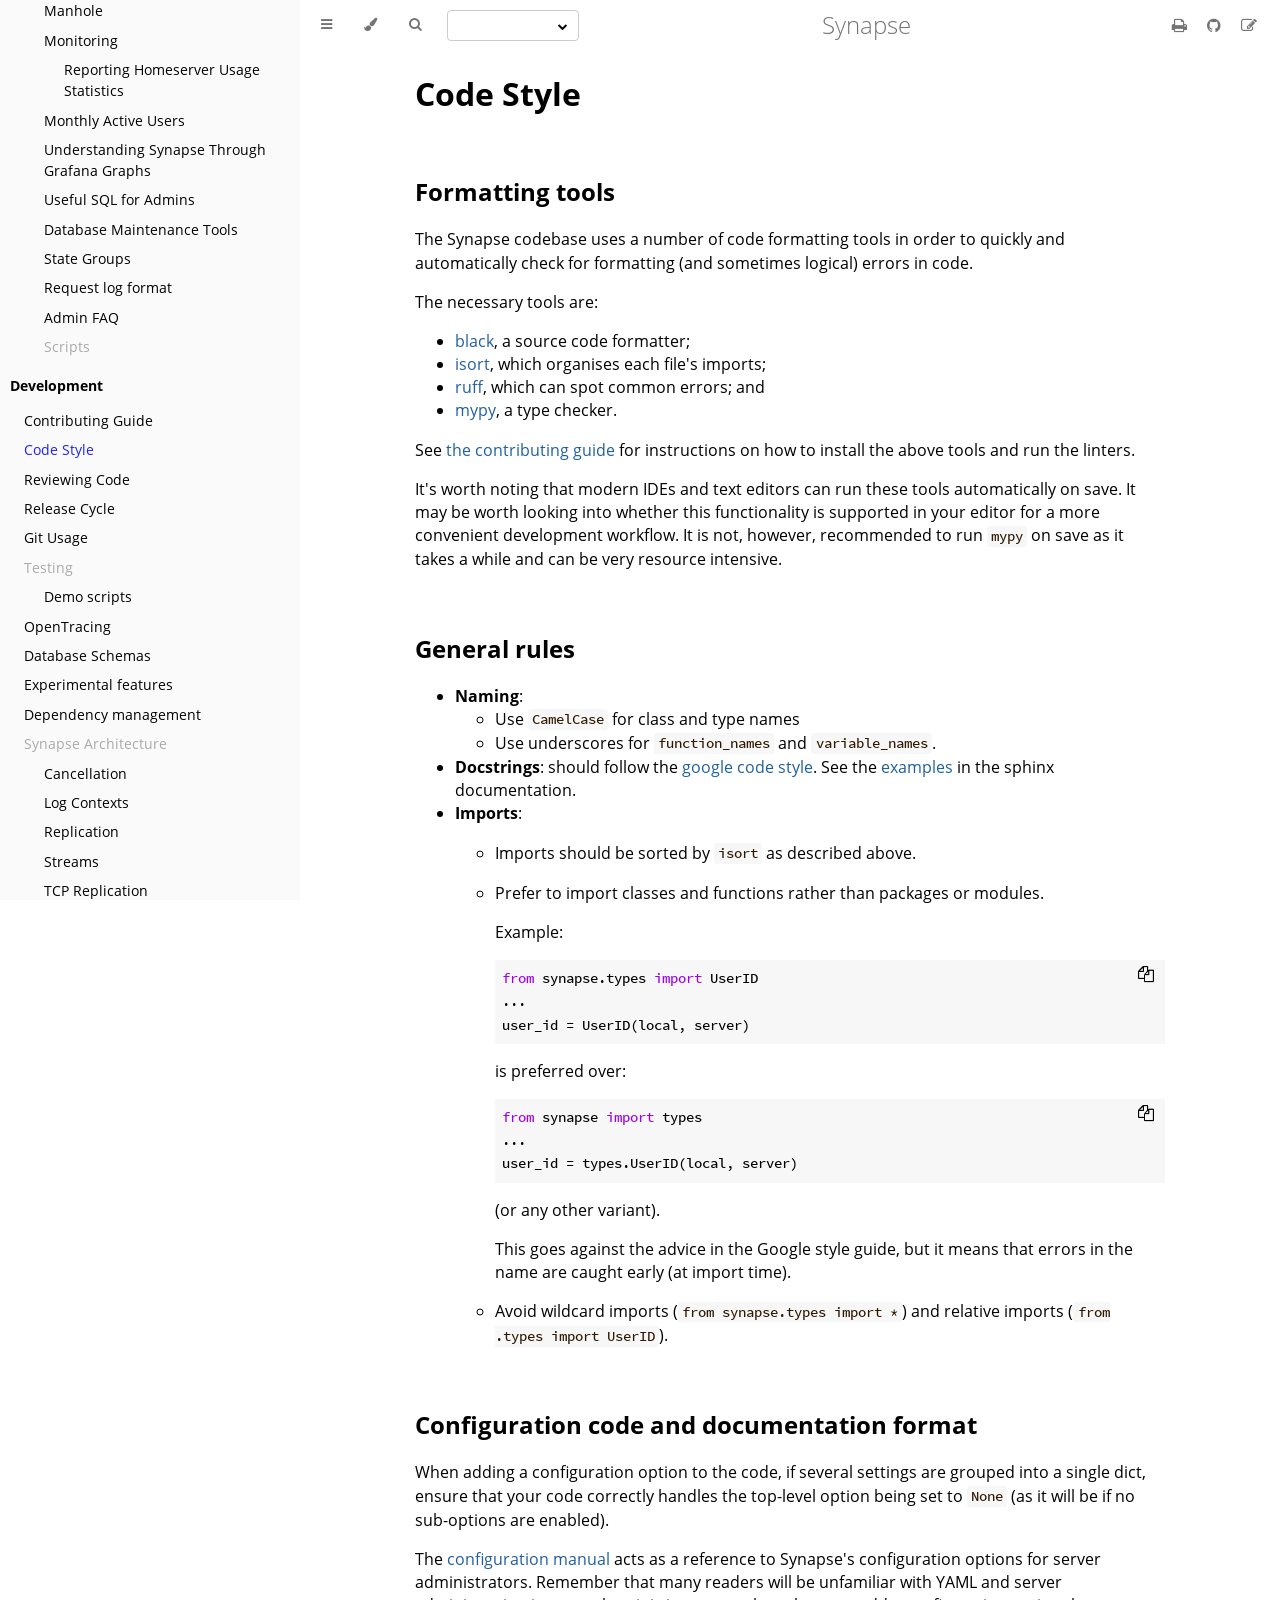
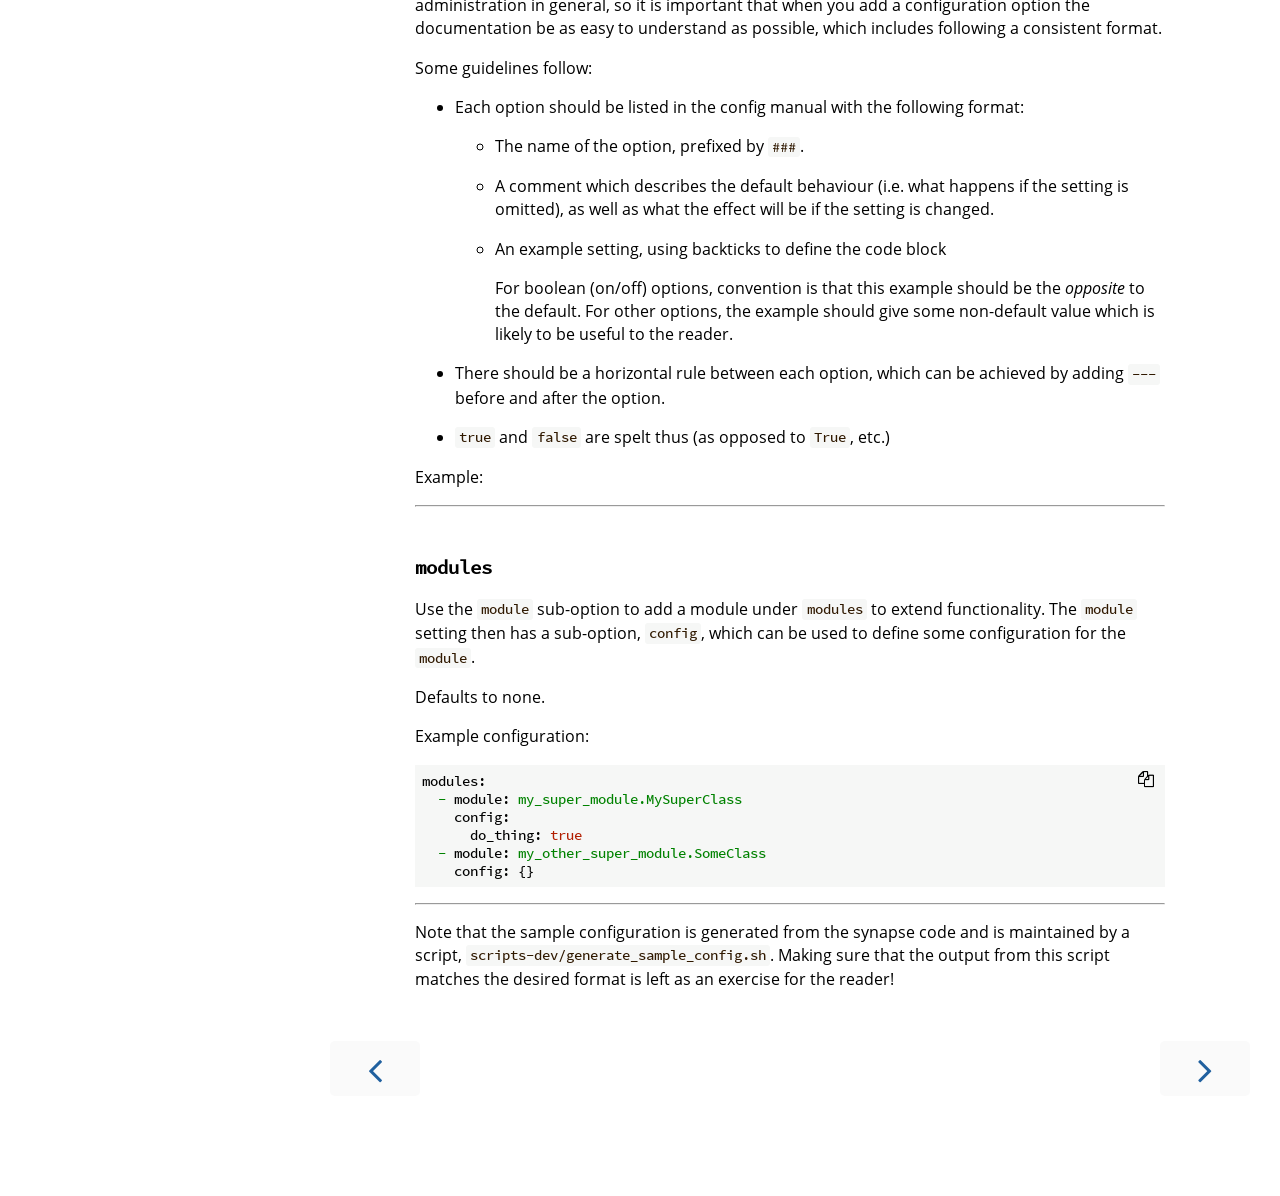
<file: develop/code_style.html>
<!DOCTYPE HTML>
<html lang="en" class="sidebar-visible no-js light">
    <head>
        <!-- Book generated using mdBook -->
        <meta charset="UTF-8">
        <title>Code Style - Synapse</title>
        <!-- Custom HTML head -->
        <meta content="text/html; charset=utf-8" http-equiv="Content-Type">
        <meta name="description" content="">
        <meta name="viewport" content="width=device-width, initial-scale=1">
        <meta name="theme-color" content="#ffffff" />

        <link rel="icon" href="favicon.svg">
        <link rel="shortcut icon" href="favicon.png">
        <link rel="stylesheet" href="css/variables.css">
        <link rel="stylesheet" href="css/general.css">
        <link rel="stylesheet" href="css/chrome.css">
        <link rel="stylesheet" href="css/print.css" media="print">
        <!-- Fonts -->
        <link rel="stylesheet" href="FontAwesome/css/font-awesome.css">
        <link rel="stylesheet" href="fonts/fonts.css">
        <!-- Highlight.js Stylesheets -->
        <link rel="stylesheet" href="highlight.css">
        <link rel="stylesheet" href="tomorrow-night.css">
        <link rel="stylesheet" href="ayu-highlight.css">

        <!-- Custom theme stylesheets -->
        <link rel="stylesheet" href="docs/website_files/table-of-contents.css">
        <link rel="stylesheet" href="docs/website_files/remove-nav-buttons.css">
        <link rel="stylesheet" href="docs/website_files/indent-section-headers.css">
        <link rel="stylesheet" href="docs/website_files/version-picker.css">
    </head>
    <body>
        <!-- Provide site root to javascript -->
        <script type="text/javascript">
            var path_to_root = "";
            var default_theme = window.matchMedia("(prefers-color-scheme: dark)").matches ? "navy" : "light";
        </script>

        <!-- Work around some values being stored in localStorage wrapped in quotes -->
        <script type="text/javascript">
            try {
                var theme = localStorage.getItem('mdbook-theme');
                var sidebar = localStorage.getItem('mdbook-sidebar');
                if (theme.startsWith('"') && theme.endsWith('"')) {
                    localStorage.setItem('mdbook-theme', theme.slice(1, theme.length - 1));
                }
                if (sidebar.startsWith('"') && sidebar.endsWith('"')) {
                    localStorage.setItem('mdbook-sidebar', sidebar.slice(1, sidebar.length - 1));
                }
            } catch (e) { }
        </script>

        <!-- Set the theme before any content is loaded, prevents flash -->
        <script type="text/javascript">
            var theme;
            try { theme = localStorage.getItem('mdbook-theme'); } catch(e) { }
            if (theme === null || theme === undefined) { theme = default_theme; }
            var html = document.querySelector('html');
            html.classList.remove('no-js')
            html.classList.remove('light')
            html.classList.add(theme);
            html.classList.add('js');
        </script>

        <!-- Hide / unhide sidebar before it is displayed -->
        <script type="text/javascript">
            var html = document.querySelector('html');
            var sidebar = 'hidden';
            if (document.body.clientWidth >= 1080) {
                try { sidebar = localStorage.getItem('mdbook-sidebar'); } catch(e) { }
                sidebar = sidebar || 'visible';
            }
            html.classList.remove('sidebar-visible');
            html.classList.add("sidebar-" + sidebar);
        </script>

        <nav id="sidebar" class="sidebar" aria-label="Table of contents">
            <div class="sidebar-scrollbox">
                <ol class="chapter"><li class="chapter-item expanded affix "><li class="part-title">Introduction</li><li class="chapter-item expanded "><a href="welcome_and_overview.html">Welcome and Overview</a></li><li class="chapter-item expanded affix "><li class="part-title">Setup</li><li class="chapter-item expanded "><a href="setup/installation.html">Installation</a></li><li class="chapter-item expanded "><a href="postgres.html">Using Postgres</a></li><li class="chapter-item expanded "><a href="reverse_proxy.html">Configuring a Reverse Proxy</a></li><li class="chapter-item expanded "><a href="setup/forward_proxy.html">Configuring a Forward/Outbound Proxy</a></li><li class="chapter-item expanded "><a href="turn-howto.html">Configuring a Turn Server</a></li><li><ol class="section"><li class="chapter-item expanded "><a href="setup/turn/coturn.html">coturn TURN server</a></li><li class="chapter-item expanded "><a href="setup/turn/eturnal.html">eturnal TURN server</a></li></ol></li><li class="chapter-item expanded "><a href="delegate.html">Delegation</a></li><li class="chapter-item expanded affix "><li class="part-title">Upgrading</li><li class="chapter-item expanded "><a href="upgrade.html">Upgrading between Synapse Versions</a></li><li class="chapter-item expanded affix "><li class="part-title">Usage</li><li class="chapter-item expanded "><a href="federate.html">Federation</a></li><li class="chapter-item expanded "><a href="usage/configuration/index.html">Configuration</a></li><li><ol class="section"><li class="chapter-item expanded "><a href="usage/configuration/config_documentation.html">Configuration Manual</a></li><li class="chapter-item expanded "><a href="usage/configuration/homeserver_sample_config.html">Homeserver Sample Config File</a></li><li class="chapter-item expanded "><a href="usage/configuration/logging_sample_config.html">Logging Sample Config File</a></li><li class="chapter-item expanded "><a href="structured_logging.html">Structured Logging</a></li><li class="chapter-item expanded "><a href="templates.html">Templates</a></li><li class="chapter-item expanded "><a href="usage/configuration/user_authentication/index.html">User Authentication</a></li><li><ol class="section"><li class="chapter-item expanded "><a href="usage/configuration/user_authentication/single_sign_on/index.html">Single-Sign On</a></li><li><ol class="section"><li class="chapter-item expanded "><a href="openid.html">OpenID Connect</a></li><li class="chapter-item expanded "><a href="usage/configuration/user_authentication/single_sign_on/saml.html">SAML</a></li><li class="chapter-item expanded "><a href="usage/configuration/user_authentication/single_sign_on/cas.html">CAS</a></li><li class="chapter-item expanded "><a href="sso_mapping_providers.html">SSO Mapping Providers</a></li></ol></li><li class="chapter-item expanded "><a href="password_auth_providers.html">Password Auth Providers</a></li><li class="chapter-item expanded "><a href="jwt.html">JSON Web Tokens</a></li><li class="chapter-item expanded "><a href="usage/configuration/user_authentication/refresh_tokens.html">Refresh Tokens</a></li></ol></li><li class="chapter-item expanded "><a href="CAPTCHA_SETUP.html">Registration Captcha</a></li><li class="chapter-item expanded "><a href="application_services.html">Application Services</a></li><li class="chapter-item expanded "><a href="server_notices.html">Server Notices</a></li><li class="chapter-item expanded "><a href="consent_tracking.html">Consent Tracking</a></li><li class="chapter-item expanded "><a href="user_directory.html">User Directory</a></li><li class="chapter-item expanded "><a href="message_retention_policies.html">Message Retention Policies</a></li><li class="chapter-item expanded "><a href="modules/index.html">Pluggable Modules</a></li><li><ol class="section"><li class="chapter-item expanded "><a href="modules/writing_a_module.html">Writing a module</a></li><li><ol class="section"><li class="chapter-item expanded "><a href="modules/spam_checker_callbacks.html">Spam checker callbacks</a></li><li class="chapter-item expanded "><a href="modules/third_party_rules_callbacks.html">Third-party rules callbacks</a></li><li class="chapter-item expanded "><a href="modules/presence_router_callbacks.html">Presence router callbacks</a></li><li class="chapter-item expanded "><a href="modules/account_validity_callbacks.html">Account validity callbacks</a></li><li class="chapter-item expanded "><a href="modules/password_auth_provider_callbacks.html">Password auth provider callbacks</a></li><li class="chapter-item expanded "><a href="modules/background_update_controller_callbacks.html">Background update controller callbacks</a></li><li class="chapter-item expanded "><a href="modules/account_data_callbacks.html">Account data callbacks</a></li><li class="chapter-item expanded "><a href="modules/add_extra_fields_to_client_events_unsigned.html">Add extra fields to client events unsigned section callbacks</a></li><li class="chapter-item expanded "><a href="modules/porting_legacy_module.html">Porting a legacy module to the new interface</a></li></ol></li></ol></li><li class="chapter-item expanded "><a href="workers.html">Workers</a></li><li><ol class="section"><li class="chapter-item expanded "><a href="synctl_workers.html">Using synctl with Workers</a></li><li class="chapter-item expanded "><a href="systemd-with-workers/index.html">Systemd</a></li></ol></li></ol></li><li class="chapter-item expanded "><a href="usage/administration/index.html">Administration</a></li><li><ol class="section"><li class="chapter-item expanded "><a href="usage/administration/admin_api/index.html">Admin API</a></li><li><ol class="section"><li class="chapter-item expanded "><a href="admin_api/account_validity.html">Account Validity</a></li><li class="chapter-item expanded "><a href="usage/administration/admin_api/background_updates.html">Background Updates</a></li><li class="chapter-item expanded "><a href="admin_api/event_reports.html">Event Reports</a></li><li class="chapter-item expanded "><a href="admin_api/experimental_features.html">Experimental Features</a></li><li class="chapter-item expanded "><a href="admin_api/media_admin_api.html">Media</a></li><li class="chapter-item expanded "><a href="admin_api/purge_history_api.html">Purge History</a></li><li class="chapter-item expanded "><a href="admin_api/register_api.html">Register Users</a></li><li class="chapter-item expanded "><a href="usage/administration/admin_api/registration_tokens.html">Registration Tokens</a></li><li class="chapter-item expanded "><a href="admin_api/room_membership.html">Manipulate Room Membership</a></li><li class="chapter-item expanded "><a href="admin_api/rooms.html">Rooms</a></li><li class="chapter-item expanded "><a href="admin_api/server_notices.html">Server Notices</a></li><li class="chapter-item expanded "><a href="admin_api/statistics.html">Statistics</a></li><li class="chapter-item expanded "><a href="admin_api/user_admin_api.html">Users</a></li><li class="chapter-item expanded "><a href="admin_api/version_api.html">Server Version</a></li><li class="chapter-item expanded "><a href="usage/administration/admin_api/federation.html">Federation</a></li></ol></li><li class="chapter-item expanded "><a href="manhole.html">Manhole</a></li><li class="chapter-item expanded "><a href="metrics-howto.html">Monitoring</a></li><li><ol class="section"><li class="chapter-item expanded "><a href="usage/administration/monitoring/reporting_homeserver_usage_statistics.html">Reporting Homeserver Usage Statistics</a></li></ol></li><li class="chapter-item expanded "><a href="usage/administration/monthly_active_users.html">Monthly Active Users</a></li><li class="chapter-item expanded "><a href="usage/administration/understanding_synapse_through_grafana_graphs.html">Understanding Synapse Through Grafana Graphs</a></li><li class="chapter-item expanded "><a href="usage/administration/useful_sql_for_admins.html">Useful SQL for Admins</a></li><li class="chapter-item expanded "><a href="usage/administration/database_maintenance_tools.html">Database Maintenance Tools</a></li><li class="chapter-item expanded "><a href="usage/administration/state_groups.html">State Groups</a></li><li class="chapter-item expanded "><a href="usage/administration/request_log.html">Request log format</a></li><li class="chapter-item expanded "><a href="usage/administration/admin_faq.html">Admin FAQ</a></li><li class="chapter-item expanded "><div>Scripts</div></li></ol></li><li class="chapter-item expanded "><li class="part-title">Development</li><li class="chapter-item expanded "><a href="development/contributing_guide.html">Contributing Guide</a></li><li class="chapter-item expanded "><a href="code_style.html" class="active">Code Style</a></li><li class="chapter-item expanded "><a href="development/reviews.html">Reviewing Code</a></li><li class="chapter-item expanded "><a href="development/releases.html">Release Cycle</a></li><li class="chapter-item expanded "><a href="development/git.html">Git Usage</a></li><li class="chapter-item expanded "><div>Testing</div></li><li><ol class="section"><li class="chapter-item expanded "><a href="development/demo.html">Demo scripts</a></li></ol></li><li class="chapter-item expanded "><a href="opentracing.html">OpenTracing</a></li><li class="chapter-item expanded "><a href="development/database_schema.html">Database Schemas</a></li><li class="chapter-item expanded "><a href="development/experimental_features.html">Experimental features</a></li><li class="chapter-item expanded "><a href="development/dependencies.html">Dependency management</a></li><li class="chapter-item expanded "><div>Synapse Architecture</div></li><li><ol class="section"><li class="chapter-item expanded "><a href="development/synapse_architecture/cancellation.html">Cancellation</a></li><li class="chapter-item expanded "><a href="log_contexts.html">Log Contexts</a></li><li class="chapter-item expanded "><a href="replication.html">Replication</a></li><li class="chapter-item expanded "><a href="development/synapse_architecture/streams.html">Streams</a></li><li class="chapter-item expanded "><a href="tcp_replication.html">TCP Replication</a></li><li class="chapter-item expanded "><a href="development/synapse_architecture/faster_joins.html">Faster remote joins</a></li></ol></li><li class="chapter-item expanded "><a href="development/internal_documentation/index.html">Internal Documentation</a></li><li><ol class="section"><li class="chapter-item expanded "><div>Single Sign-On</div></li><li><ol class="section"><li class="chapter-item expanded "><a href="development/saml.html">SAML</a></li><li class="chapter-item expanded "><a href="development/cas.html">CAS</a></li></ol></li><li class="chapter-item expanded "><a href="development/room-dag-concepts.html">Room DAG concepts</a></li><li class="chapter-item expanded "><div>State Resolution</div></li><li><ol class="section"><li class="chapter-item expanded "><a href="auth_chain_difference_algorithm.html">The Auth Chain Difference Algorithm</a></li></ol></li><li class="chapter-item expanded "><a href="media_repository.html">Media Repository</a></li><li class="chapter-item expanded "><a href="room_and_user_statistics.html">Room and User Statistics</a></li></ol></li><li class="chapter-item expanded "><div>Scripts</div></li><li class="chapter-item expanded affix "><li class="part-title">Other</li><li class="chapter-item expanded "><a href="deprecation_policy.html">Dependency Deprecation Policy</a></li><li class="chapter-item expanded "><a href="other/running_synapse_on_single_board_computers.html">Running Synapse on a Single-Board Computer</a></li></ol>
            </div>
            <div id="sidebar-resize-handle" class="sidebar-resize-handle"></div>
        </nav>

        <div id="page-wrapper" class="page-wrapper">

            <div class="page">
                <div id="menu-bar-hover-placeholder"></div>
                <div id="menu-bar" class="menu-bar sticky bordered">
                    <div class="left-buttons">
                        <button id="sidebar-toggle" class="icon-button" type="button" title="Toggle Table of Contents" aria-label="Toggle Table of Contents" aria-controls="sidebar">
                            <i class="fa fa-bars"></i>
                        </button>
                        <button id="theme-toggle" class="icon-button" type="button" title="Change theme" aria-label="Change theme" aria-haspopup="true" aria-expanded="false" aria-controls="theme-list">
                            <i class="fa fa-paint-brush"></i>
                        </button>
                        <ul id="theme-list" class="theme-popup" aria-label="Themes" role="menu">
                            <li role="none"><button role="menuitem" class="theme" id="light">Light (default)</button></li>
                            <li role="none"><button role="menuitem" class="theme" id="rust">Rust</button></li>
                            <li role="none"><button role="menuitem" class="theme" id="coal">Coal</button></li>
                            <li role="none"><button role="menuitem" class="theme" id="navy">Navy</button></li>
                            <li role="none"><button role="menuitem" class="theme" id="ayu">Ayu</button></li>
                        </ul>
                        <button id="search-toggle" class="icon-button" type="button" title="Search. (Shortkey: s)" aria-label="Toggle Searchbar" aria-expanded="false" aria-keyshortcuts="S" aria-controls="searchbar">
                            <i class="fa fa-search"></i>
                        </button>
                        <div class="version-picker">
                            <div class="dropdown">
                                <div class="select">
                                    <span></span>
                                    <i class="fa fa-chevron-down"></i>
                                </div>
                                <input type="hidden" name="version">
                                <ul class="dropdown-menu">
                                    <!-- Versions will be added dynamically in version-picker.js -->
                                </ul>
                            </div>
                        </div>
                    </div>

                    <h1 class="menu-title">Synapse</h1>

                    <div class="right-buttons">
                        <a href="print.html" title="Print this book" aria-label="Print this book">
                            <i id="print-button" class="fa fa-print"></i>
                        </a>
                        <a href="https://github.com/matrix-org/synapse" title="Git repository" aria-label="Git repository">
                            <i id="git-repository-button" class="fa fa-github"></i>
                        </a>
                        <a href="https://github.com/matrix-org/synapse/edit/develop/docs/code_style.md" title="Suggest an edit" aria-label="Suggest an edit">
                            <i id="git-edit-button" class="fa fa-edit"></i>
                        </a>
                    </div>
                </div>

                <div id="search-wrapper" class="hidden">
                    <form id="searchbar-outer" class="searchbar-outer">
                        <input type="search" id="searchbar" name="searchbar" placeholder="Search this book ..." aria-controls="searchresults-outer" aria-describedby="searchresults-header">
                    </form>
                    <div id="searchresults-outer" class="searchresults-outer hidden">
                        <div id="searchresults-header" class="searchresults-header"></div>
                        <ul id="searchresults">
                        </ul>
                    </div>
                </div>
                <!-- Apply ARIA attributes after the sidebar and the sidebar toggle button are added to the DOM -->
                <script type="text/javascript">
                    document.getElementById('sidebar-toggle').setAttribute('aria-expanded', sidebar === 'visible');
                    document.getElementById('sidebar').setAttribute('aria-hidden', sidebar !== 'visible');
                    Array.from(document.querySelectorAll('#sidebar a')).forEach(function(link) {
                        link.setAttribute('tabIndex', sidebar === 'visible' ? 0 : -1);
                    });
                </script>

                <div id="content" class="content">
                    <main>
                        <!-- Page table of contents -->
                        <div class="sidetoc">
                            <nav class="pagetoc"></nav>
                        </div>

                        <h1 id="code-style"><a class="header" href="#code-style">Code Style</a></h1>
<h2 id="formatting-tools"><a class="header" href="#formatting-tools">Formatting tools</a></h2>
<p>The Synapse codebase uses a number of code formatting tools in order to
quickly and automatically check for formatting (and sometimes logical)
errors in code.</p>
<p>The necessary tools are:</p>
<ul>
<li><a href="https://black.readthedocs.io/en/stable/">black</a>, a source code formatter;</li>
<li><a href="https://pycqa.github.io/isort/">isort</a>, which organises each file's imports;</li>
<li><a href="https://github.com/charliermarsh/ruff">ruff</a>, which can spot common errors; and</li>
<li><a href="https://mypy.readthedocs.io/en/stable/">mypy</a>, a type checker.</li>
</ul>
<p>See <a href="development/contributing_guide.html#run-the-linters">the contributing guide</a> for instructions
on how to install the above tools and run the linters.</p>
<p>It's worth noting that modern IDEs and text editors can run these tools
automatically on save. It may be worth looking into whether this
functionality is supported in your editor for a more convenient
development workflow. It is not, however, recommended to run <code>mypy</code>
on save as it takes a while and can be very resource intensive.</p>
<h2 id="general-rules"><a class="header" href="#general-rules">General rules</a></h2>
<ul>
<li><strong>Naming</strong>:
<ul>
<li>Use <code>CamelCase</code> for class and type names</li>
<li>Use underscores for <code>function_names</code> and <code>variable_names</code>.</li>
</ul>
</li>
<li><strong>Docstrings</strong>: should follow the <a href="https://google.github.io/styleguide/pyguide.html#38-comments-and-docstrings">google code
style</a>.
See the
<a href="http://sphinxcontrib-napoleon.readthedocs.io/en/latest/example_google.html">examples</a>
in the sphinx documentation.</li>
<li><strong>Imports</strong>:
<ul>
<li>
<p>Imports should be sorted by <code>isort</code> as described above.</p>
</li>
<li>
<p>Prefer to import classes and functions rather than packages or
modules.</p>
<p>Example:</p>
<pre><code class="language-python">from synapse.types import UserID
...
user_id = UserID(local, server)
</code></pre>
<p>is preferred over:</p>
<pre><code class="language-python">from synapse import types
...
user_id = types.UserID(local, server)
</code></pre>
<p>(or any other variant).</p>
<p>This goes against the advice in the Google style guide, but it
means that errors in the name are caught early (at import time).</p>
</li>
<li>
<p>Avoid wildcard imports (<code>from synapse.types import *</code>) and
relative imports (<code>from .types import UserID</code>).</p>
</li>
</ul>
</li>
</ul>
<h2 id="configuration-code-and-documentation-format"><a class="header" href="#configuration-code-and-documentation-format">Configuration code and documentation format</a></h2>
<p>When adding a configuration option to the code, if several settings are grouped into a single dict, ensure that your code
correctly handles the top-level option being set to <code>None</code> (as it will be if no sub-options are enabled).</p>
<p>The <a href="usage/configuration/config_documentation.html">configuration manual</a> acts as a
reference to Synapse's configuration options for server administrators.
Remember that many readers will be unfamiliar with YAML and server
administration in general, so it is important that when you add
a configuration option the documentation be as easy to understand as possible, which 
includes following a consistent format.</p>
<p>Some guidelines follow:</p>
<ul>
<li>
<p>Each option should be listed in the config manual with the following format:</p>
<ul>
<li>
<p>The name of the option, prefixed by <code>###</code>. </p>
</li>
<li>
<p>A comment which describes the default behaviour (i.e. what
happens if the setting is omitted), as well as what the effect
will be if the setting is changed.</p>
</li>
<li>
<p>An example setting, using backticks to define the code block</p>
<p>For boolean (on/off) options, convention is that this example
should be the <em>opposite</em> to the default. For other options, the example should give
some non-default value which is likely to be useful to the reader.</p>
</li>
</ul>
</li>
<li>
<p>There should be a horizontal rule between each option, which can be achieved by adding <code>---</code> before and
after the option.</p>
</li>
<li>
<p><code>true</code> and <code>false</code> are spelt thus (as opposed to <code>True</code>, etc.)</p>
</li>
</ul>
<p>Example:</p>
<hr />
<h3 id="modules"><a class="header" href="#modules"><code>modules</code></a></h3>
<p>Use the <code>module</code> sub-option to add a module under <code>modules</code> to extend functionality. 
The <code>module</code> setting then has a sub-option, <code>config</code>, which can be used to define some configuration
for the <code>module</code>.</p>
<p>Defaults to none.</p>
<p>Example configuration:</p>
<pre><code class="language-yaml">modules:
  - module: my_super_module.MySuperClass
    config:
      do_thing: true
  - module: my_other_super_module.SomeClass
    config: {}
</code></pre>
<hr />
<p>Note that the sample configuration is generated from the synapse code
and is maintained by a script, <code>scripts-dev/generate_sample_config.sh</code>.
Making sure that the output from this script matches the desired format
is left as an exercise for the reader!</p>

                    </main>

                    <nav class="nav-wrapper" aria-label="Page navigation">
                        <!-- Mobile navigation buttons -->
                            <a rel="prev" href="development/contributing_guide.html" class="mobile-nav-chapters previous" title="Previous chapter" aria-label="Previous chapter" aria-keyshortcuts="Left">
                                <i class="fa fa-angle-left"></i>
                            </a>
                            <a rel="next" href="development/reviews.html" class="mobile-nav-chapters next" title="Next chapter" aria-label="Next chapter" aria-keyshortcuts="Right">
                                <i class="fa fa-angle-right"></i>
                            </a>
                        <div style="clear: both"></div>
                    </nav>
                </div>
            </div>

            <nav class="nav-wide-wrapper" aria-label="Page navigation">
                    <a rel="prev" href="development/contributing_guide.html" class="nav-chapters previous" title="Previous chapter" aria-label="Previous chapter" aria-keyshortcuts="Left">
                        <i class="fa fa-angle-left"></i>
                    </a>
                    <a rel="next" href="development/reviews.html" class="nav-chapters next" title="Next chapter" aria-label="Next chapter" aria-keyshortcuts="Right">
                        <i class="fa fa-angle-right"></i>
                    </a>
            </nav>

        </div>

        <script type="text/javascript">
            window.playground_copyable = true;
        </script>
        <script src="elasticlunr.min.js" type="text/javascript" charset="utf-8"></script>
        <script src="mark.min.js" type="text/javascript" charset="utf-8"></script>
        <script src="searcher.js" type="text/javascript" charset="utf-8"></script>
        <script src="clipboard.min.js" type="text/javascript" charset="utf-8"></script>
        <script src="highlight.js" type="text/javascript" charset="utf-8"></script>
        <script src="book.js" type="text/javascript" charset="utf-8"></script>

        <!-- Custom JS scripts -->
        <script type="text/javascript" src="docs/website_files/table-of-contents.js"></script>
        <script type="text/javascript" src="docs/website_files/version-picker.js"></script>
        <script type="text/javascript" src="docs/website_files/version.js"></script>
    </body>
</html>
</file>
<file: develop/css/variables.css>
/* Globals */

:root {
    --sidebar-width: 300px;
    --page-padding: 15px;
    --content-max-width: 750px;
    --menu-bar-height: 50px;
}

/* Themes */

.ayu {
    --bg: hsl(210, 25%, 8%);
    --fg: #c5c5c5;

    --sidebar-bg: #14191f;
    --sidebar-fg: #c8c9db;
    --sidebar-non-existant: #5c6773;
    --sidebar-active: #ffb454;
    --sidebar-spacer: #2d334f;

    --scrollbar: var(--sidebar-fg);

    --icons: #737480;
    --icons-hover: #b7b9cc;

    --links: #0096cf;

    --inline-code-color: #ffb454;

    --theme-popup-bg: #14191f;
    --theme-popup-border: #5c6773;
    --theme-hover: #191f26;

    --quote-bg: hsl(226, 15%, 17%);
    --quote-border: hsl(226, 15%, 22%);

    --table-border-color: hsl(210, 25%, 13%);
    --table-header-bg: hsl(210, 25%, 28%);
    --table-alternate-bg: hsl(210, 25%, 11%);

    --searchbar-border-color: #848484;
    --searchbar-bg: #424242;
    --searchbar-fg: #fff;
    --searchbar-shadow-color: #d4c89f;
    --searchresults-header-fg: #666;
    --searchresults-border-color: #888;
    --searchresults-li-bg: #252932;
    --search-mark-bg: #e3b171;
}

.coal {
    --bg: hsl(200, 7%, 8%);
    --fg: #98a3ad;

    --sidebar-bg: #292c2f;
    --sidebar-fg: #a1adb8;
    --sidebar-non-existant: #505254;
    --sidebar-active: #3473ad;
    --sidebar-spacer: #393939;

    --scrollbar: var(--sidebar-fg);

    --icons: #43484d;
    --icons-hover: #b3c0cc;

    --links: #2b79a2;

    --inline-code-color: #c5c8c6;

    --theme-popup-bg: #141617;
    --theme-popup-border: #43484d;
    --theme-hover: #1f2124;

    --quote-bg: hsl(234, 21%, 18%);
    --quote-border: hsl(234, 21%, 23%);

    --table-border-color: hsl(200, 7%, 13%);
    --table-header-bg: hsl(200, 7%, 28%);
    --table-alternate-bg: hsl(200, 7%, 11%);

    --searchbar-border-color: #aaa;
    --searchbar-bg: #b7b7b7;
    --searchbar-fg: #000;
    --searchbar-shadow-color: #aaa;
    --searchresults-header-fg: #666;
    --searchresults-border-color: #98a3ad;
    --searchresults-li-bg: #2b2b2f;
    --search-mark-bg: #355c7d;
}

.light {
    --bg: hsl(0, 0%, 100%);
    --fg: hsl(0, 0%, 0%);

    --sidebar-bg: #fafafa;
    --sidebar-fg: hsl(0, 0%, 0%);
    --sidebar-non-existant: #aaaaaa;
    --sidebar-active: #1f1fff;
    --sidebar-spacer: #f4f4f4;

    --scrollbar: #8F8F8F;

    --icons: #747474;
    --icons-hover: #000000;

    --links: #20609f;

    --inline-code-color: #301900;

    --theme-popup-bg: #fafafa;
    --theme-popup-border: #cccccc;
    --theme-hover: #e6e6e6;

    --quote-bg: hsl(197, 37%, 96%);
    --quote-border: hsl(197, 37%, 91%);

    --table-border-color: hsl(0, 0%, 95%);
    --table-header-bg: hsl(0, 0%, 80%);
    --table-alternate-bg: hsl(0, 0%, 97%);

    --searchbar-border-color: #aaa;
    --searchbar-bg: #fafafa;
    --searchbar-fg: #000;
    --searchbar-shadow-color: #aaa;
    --searchresults-header-fg: #666;
    --searchresults-border-color: #888;
    --searchresults-li-bg: #e4f2fe;
    --search-mark-bg: #a2cff5;
}

.navy {
    --bg: hsl(226, 23%, 11%);
    --fg: #bcbdd0;

    --sidebar-bg: #282d3f;
    --sidebar-fg: #c8c9db;
    --sidebar-non-existant: #505274;
    --sidebar-active: #2b79a2;
    --sidebar-spacer: #2d334f;

    --scrollbar: var(--sidebar-fg);

    --icons: #737480;
    --icons-hover: #b7b9cc;

    --links: #2b79a2;

    --inline-code-color: #c5c8c6;

    --theme-popup-bg: #161923;
    --theme-popup-border: #737480;
    --theme-hover: #282e40;

    --quote-bg: hsl(226, 15%, 17%);
    --quote-border: hsl(226, 15%, 22%);

    --table-border-color: hsl(226, 23%, 16%);
    --table-header-bg: hsl(226, 23%, 31%);
    --table-alternate-bg: hsl(226, 23%, 14%);

    --searchbar-border-color: #aaa;
    --searchbar-bg: #aeaec6;
    --searchbar-fg: #000;
    --searchbar-shadow-color: #aaa;
    --searchresults-header-fg: #5f5f71;
    --searchresults-border-color: #5c5c68;
    --searchresults-li-bg: #242430;
    --search-mark-bg: #a2cff5;
}

.rust {
    --bg: hsl(60, 9%, 87%);
    --fg: #262625;

    --sidebar-bg: #3b2e2a;
    --sidebar-fg: #c8c9db;
    --sidebar-non-existant: #505254;
    --sidebar-active: #e69f67;
    --sidebar-spacer: #45373a;

    --scrollbar: var(--sidebar-fg);

    --icons: #737480;
    --icons-hover: #262625;

    --links: #2b79a2;

    --inline-code-color: #6e6b5e;

    --theme-popup-bg: #e1e1db;
    --theme-popup-border: #b38f6b;
    --theme-hover: #99908a;

    --quote-bg: hsl(60, 5%, 75%);
    --quote-border: hsl(60, 5%, 70%);

    --table-border-color: hsl(60, 9%, 82%);
    --table-header-bg: #b3a497;
    --table-alternate-bg: hsl(60, 9%, 84%);

    --searchbar-border-color: #aaa;
    --searchbar-bg: #fafafa;
    --searchbar-fg: #000;
    --searchbar-shadow-color: #aaa;
    --searchresults-header-fg: #666;
    --searchresults-border-color: #888;
    --searchresults-li-bg: #dec2a2;
    --search-mark-bg: #e69f67;
}

@media (prefers-color-scheme: dark) {
    .light.no-js {
        --bg: hsl(200, 7%, 8%);
        --fg: #98a3ad;

        --sidebar-bg: #292c2f;
        --sidebar-fg: #a1adb8;
        --sidebar-non-existant: #505254;
        --sidebar-active: #3473ad;
        --sidebar-spacer: #393939;

        --scrollbar: var(--sidebar-fg);

        --icons: #43484d;
        --icons-hover: #b3c0cc;

        --links: #2b79a2;

        --inline-code-color: #c5c8c6;

        --theme-popup-bg: #141617;
        --theme-popup-border: #43484d;
        --theme-hover: #1f2124;

        --quote-bg: hsl(234, 21%, 18%);
        --quote-border: hsl(234, 21%, 23%);

        --table-border-color: hsl(200, 7%, 13%);
        --table-header-bg: hsl(200, 7%, 28%);
        --table-alternate-bg: hsl(200, 7%, 11%);

        --searchbar-border-color: #aaa;
        --searchbar-bg: #b7b7b7;
        --searchbar-fg: #000;
        --searchbar-shadow-color: #aaa;
        --searchresults-header-fg: #666;
        --searchresults-border-color: #98a3ad;
        --searchresults-li-bg: #2b2b2f;
        --search-mark-bg: #355c7d;
    }
}
</file>
<file: develop/css/general.css>
/* Base styles and content styles */

@import 'variables.css';

:root {
    /* Browser default font-size is 16px, this way 1 rem = 10px */
    font-size: 62.5%;
}

html {
    font-family: "Open Sans", sans-serif;
    color: var(--fg);
    background-color: var(--bg);
    text-size-adjust: none;
    -webkit-text-size-adjust: none;
}

body {
    margin: 0;
    font-size: 1.6rem;
    overflow-x: hidden;
}

code {
    font-family: "Source Code Pro", Consolas, "Ubuntu Mono", Menlo, "DejaVu Sans Mono", monospace, monospace !important;
    font-size: 0.875em; /* please adjust the ace font size accordingly in editor.js */
}

/* Don't change font size in headers. */
h1 code, h2 code, h3 code, h4 code, h5 code, h6 code {
    font-size: unset;
}

.left { float: left; }
.right { float: right; }
.boring { opacity: 0.6; }
.hide-boring .boring { display: none; }
.hidden { display: none !important; }

h2, h3 { margin-top: 2.5em; }
h4, h5 { margin-top: 2em; }

.header + .header h3,
.header + .header h4,
.header + .header h5 {
    margin-top: 1em;
}

h1:target::before,
h2:target::before,
h3:target::before,
h4:target::before,
h5:target::before,
h6:target::before {
    display: inline-block;
    content: "»";
    margin-left: -30px;
    width: 30px;
}

/* This is broken on Safari as of version 14, but is fixed
   in Safari Technology Preview 117 which I think will be Safari 14.2.
   https://bugs.webkit.org/show_bug.cgi?id=218076
*/
:target {
    scroll-margin-top: calc(var(--menu-bar-height) + 0.5em);
}

.page {
    outline: 0;
    padding: 0 var(--page-padding);
    margin-top: calc(0px - var(--menu-bar-height)); /* Compensate for the #menu-bar-hover-placeholder */
}
.page-wrapper {
    box-sizing: border-box;
}
.js:not(.sidebar-resizing) .page-wrapper {
    transition: margin-left 0.3s ease, transform 0.3s ease; /* Animation: slide away */
}

.content {
    overflow-y: auto;
    padding: 0 15px;
    padding-bottom: 50px;
}
.content main {
    margin-left: auto;
    margin-right: auto;
    max-width: var(--content-max-width);
}
.content p { line-height: 1.45em; }
.content ol { line-height: 1.45em; }
.content ul { line-height: 1.45em; }
.content a { text-decoration: none; }
.content a:hover { text-decoration: underline; }
.content img, .content video { max-width: 100%; }
.content .header:link,
.content .header:visited {
    color: var(--fg);
}
.content .header:link,
.content .header:visited:hover {
    text-decoration: none;
}

table {
    margin: 0 auto;
    border-collapse: collapse;
}
table td {
    padding: 3px 20px;
    border: 1px var(--table-border-color) solid;
}
table thead {
    background: var(--table-header-bg);
}
table thead td {
    font-weight: 700;
    border: none;
}
table thead th {
    padding: 3px 20px;
}
table thead tr {
    border: 1px var(--table-header-bg) solid;
}
/* Alternate background colors for rows */
table tbody tr:nth-child(2n) {
    background: var(--table-alternate-bg);
}


blockquote {
    margin: 20px 0;
    padding: 0 20px;
    color: var(--fg);
    background-color: var(--quote-bg);
    border-top: .1em solid var(--quote-border);
    border-bottom: .1em solid var(--quote-border);
}


:not(.footnote-definition) + .footnote-definition,
.footnote-definition + :not(.footnote-definition) {
    margin-top: 2em;
}
.footnote-definition {
    font-size: 0.9em;
    margin: 0.5em 0;
}
.footnote-definition p {
    display: inline;
}

.tooltiptext {
    position: absolute;
    visibility: hidden;
    color: #fff;
    background-color: #333;
    transform: translateX(-50%); /* Center by moving tooltip 50% of its width left */
    left: -8px; /* Half of the width of the icon */
    top: -35px;
    font-size: 0.8em;
    text-align: center;
    border-radius: 6px;
    padding: 5px 8px;
    margin: 5px;
    z-index: 1000;
}
.tooltipped .tooltiptext {
    visibility: visible;
}

.chapter li.part-title {
    color: var(--sidebar-fg);
    margin: 5px 0px;
    font-weight: bold;
}

.result-no-output {
    font-style: italic;
}
</file>
<file: develop/css/chrome.css>
/* CSS for UI elements (a.k.a. chrome) */

@import 'variables.css';

::-webkit-scrollbar {
    background: var(--bg);
}
::-webkit-scrollbar-thumb {
    background: var(--scrollbar);
}
html {
    scrollbar-color: var(--scrollbar) var(--bg);
}
#searchresults a,
.content a:link,
a:visited,
a > .hljs {
    color: var(--links);
}

/* Menu Bar */

#menu-bar,
#menu-bar-hover-placeholder {
    z-index: 101;
    margin: auto calc(0px - var(--page-padding));
}
#menu-bar {
    position: relative;
    display: flex;
    flex-wrap: wrap;
    background-color: var(--bg);
    border-bottom-color: var(--bg);
    border-bottom-width: 1px;
    border-bottom-style: solid;
}
#menu-bar.sticky,
.js #menu-bar-hover-placeholder:hover + #menu-bar,
.js #menu-bar:hover,
.js.sidebar-visible #menu-bar {
    position: -webkit-sticky;
    position: sticky;
    top: 0 !important;
}
#menu-bar-hover-placeholder {
    position: sticky;
    position: -webkit-sticky;
    top: 0;
    height: var(--menu-bar-height);
}
#menu-bar.bordered {
    border-bottom-color: var(--table-border-color);
}
#menu-bar i, #menu-bar .icon-button {
    position: relative;
    padding: 0 8px;
    z-index: 10;
    line-height: var(--menu-bar-height);
    cursor: pointer;
    transition: color 0.5s;
}
@media only screen and (max-width: 420px) {
    #menu-bar i, #menu-bar .icon-button {
        padding: 0 5px;
    }
}

.icon-button {
    border: none;
    background: none;
    padding: 0;
    color: inherit;
}
.icon-button i {
    margin: 0;
}

.right-buttons {
    margin: 0 15px;
}
.right-buttons a {
    text-decoration: none;
}

.left-buttons {
    display: flex;
    margin: 0 5px;
}
.no-js .left-buttons {
    display: none;
}

.menu-title {
    display: inline-block;
    font-weight: 200;
    font-size: 2.4rem;
    line-height: var(--menu-bar-height);
    text-align: center;
    margin: 0;
    flex: 1;
    white-space: nowrap;
    overflow: hidden;
    text-overflow: ellipsis;
}
.js .menu-title {
    cursor: pointer;
}

.menu-bar,
.menu-bar:visited,
.nav-chapters,
.nav-chapters:visited,
.mobile-nav-chapters,
.mobile-nav-chapters:visited,
.menu-bar .icon-button,
.menu-bar a i {
    color: var(--icons);
}

.menu-bar i:hover,
.menu-bar .icon-button:hover,
.nav-chapters:hover,
.mobile-nav-chapters i:hover {
    color: var(--icons-hover);
}

/* Nav Icons */

.nav-chapters {
    font-size: 2.5em;
    text-align: center;
    text-decoration: none;

    position: fixed;
    top: 0;
    bottom: 0;
    margin: 0;
    max-width: 150px;
    min-width: 90px;

    display: flex;
    justify-content: center;
    align-content: center;
    flex-direction: column;

    transition: color 0.5s, background-color 0.5s;
}

.nav-chapters:hover {
    text-decoration: none;
    background-color: var(--theme-hover);
    transition: background-color 0.15s, color 0.15s;
}

.nav-wrapper {
    margin-top: 50px;
    display: none;
}

.mobile-nav-chapters {
    font-size: 2.5em;
    text-align: center;
    text-decoration: none;
    width: 90px;
    border-radius: 5px;
    background-color: var(--sidebar-bg);
}

.previous {
    float: left;
}

.next {
    float: right;
    right: var(--page-padding);
}

@media only screen and (max-width: 1080px) {
    .nav-wide-wrapper { display: none; }
    .nav-wrapper { display: block; }
}

@media only screen and (max-width: 1380px) {
    .sidebar-visible .nav-wide-wrapper { display: none; }
    .sidebar-visible .nav-wrapper { display: block; }
}

/* Inline code */

:not(pre) > .hljs {
    display: inline;
    padding: 0.1em 0.3em;
    border-radius: 3px;
}

:not(pre):not(a) > .hljs {
    color: var(--inline-code-color);
    overflow-x: initial;
}

a:hover > .hljs {
    text-decoration: underline;
}

pre {
    position: relative;
}
pre > .buttons {
    position: absolute;
    z-index: 100;
    right: 5px;
    top: 5px;

    color: var(--sidebar-fg);
    cursor: pointer;
}
pre > .buttons :hover {
    color: var(--sidebar-active);
}
pre > .buttons i {
    margin-left: 8px;
}
pre > .buttons button {
    color: inherit;
    background: transparent;
    border: none;
    cursor: inherit;
}
pre > .result {
    margin-top: 10px;
}

/* Search */

#searchresults a {
    text-decoration: none;
}

mark {
    border-radius: 2px;
    padding: 0 3px 1px 3px;
    margin: 0 -3px -1px -3px;
    background-color: var(--search-mark-bg);
    transition: background-color 300ms linear;
    cursor: pointer;
}

mark.fade-out {
    background-color: rgba(0,0,0,0) !important;
    cursor: auto;
}

.searchbar-outer {
    margin-left: auto;
    margin-right: auto;
    max-width: var(--content-max-width);
}

#searchbar {
    width: 100%;
    margin: 5px auto 0px auto;
    padding: 10px 16px;
    transition: box-shadow 300ms ease-in-out;
    border: 1px solid var(--searchbar-border-color);
    border-radius: 3px;
    background-color: var(--searchbar-bg);
    color: var(--searchbar-fg);
}
#searchbar:focus,
#searchbar.active {
    box-shadow: 0 0 3px var(--searchbar-shadow-color);
}

.searchresults-header {
    font-weight: bold;
    font-size: 1em;
    padding: 18px 0 0 5px;
    color: var(--searchresults-header-fg);
}

.searchresults-outer {
    margin-left: auto;
    margin-right: auto;
    max-width: var(--content-max-width);
    border-bottom: 1px dashed var(--searchresults-border-color);
}

ul#searchresults {
    list-style: none;
    padding-left: 20px;
}
ul#searchresults li {
    margin: 10px 0px;
    padding: 2px;
    border-radius: 2px;
}
ul#searchresults li.focus {
    background-color: var(--searchresults-li-bg);
}
ul#searchresults span.teaser {
    display: block;
    clear: both;
    margin: 5px 0 0 20px;
    font-size: 0.8em;
}
ul#searchresults span.teaser em {
    font-weight: bold;
    font-style: normal;
}

/* Sidebar */

.sidebar {
    position: fixed;
    left: 0;
    top: 0;
    bottom: 0;
    width: var(--sidebar-width);
    font-size: 0.875em;
    box-sizing: border-box;
    -webkit-overflow-scrolling: touch;
    overscroll-behavior-y: contain;
    background-color: var(--sidebar-bg);
    color: var(--sidebar-fg);
}
.sidebar-resizing {
    -moz-user-select: none;
    -webkit-user-select: none;
    -ms-user-select: none;
    user-select: none;
}
.js:not(.sidebar-resizing) .sidebar {
    transition: transform 0.3s; /* Animation: slide away */
}
.sidebar code {
    line-height: 2em;
}
.sidebar .sidebar-scrollbox {
    overflow-y: auto;
    position: absolute;
    top: 0;
    bottom: 0;
    left: 0;
    right: 0;
    padding: 10px 10px;
}
.sidebar .sidebar-resize-handle {
    position: absolute;
    cursor: col-resize;
    width: 0;
    right: 0;
    top: 0;
    bottom: 0;
}
.js .sidebar .sidebar-resize-handle {
    cursor: col-resize;
    width: 5px;
}
.sidebar-hidden .sidebar {
    transform: translateX(calc(0px - var(--sidebar-width)));
}
.sidebar::-webkit-scrollbar {
    background: var(--sidebar-bg);
}
.sidebar::-webkit-scrollbar-thumb {
    background: var(--scrollbar);
}

.sidebar-visible .page-wrapper {
    transform: translateX(var(--sidebar-width));
}
@media only screen and (min-width: 620px) {
    .sidebar-visible .page-wrapper {
        transform: none;
        margin-left: var(--sidebar-width);
    }
}

.chapter {
    list-style: none outside none;
    padding-left: 0;
    line-height: 2.2em;
}

.chapter ol {
    width: 100%;
}

.chapter li {
    display: flex;
    color: var(--sidebar-non-existant);
}
.chapter li a {
    display: block;
    padding: 0;
    text-decoration: none;
    color: var(--sidebar-fg);
}

.chapter li a:hover {
    color: var(--sidebar-active);
}

.chapter li a.active {
    color: var(--sidebar-active);
}

.chapter li > a.toggle {
    cursor: pointer;
    display: block;
    margin-left: auto;
    padding: 0 10px;
    user-select: none;
    opacity: 0.68;
}

.chapter li > a.toggle div {
    transition: transform 0.5s;
}

/* collapse the section */
.chapter li:not(.expanded) + li > ol {
    display: none;
}

.chapter li.chapter-item {
    line-height: 1.5em;
    margin-top: 0.6em;
}

.chapter li.expanded > a.toggle div {
    transform: rotate(90deg);
}

.spacer {
    width: 100%;
    height: 3px;
    margin: 5px 0px;
}
.chapter .spacer {
    background-color: var(--sidebar-spacer);
}

@media (-moz-touch-enabled: 1), (pointer: coarse) {
    .chapter li a { padding: 5px 0; }
    .spacer { margin: 10px 0; }
}

.section {
    list-style: none outside none;
    padding-left: 20px;
    line-height: 1.9em;
}

/* Theme Menu Popup */

.theme-popup {
    position: absolute;
    left: 10px;
    top: var(--menu-bar-height);
    z-index: 1000;
    border-radius: 4px;
    font-size: 0.7em;
    color: var(--fg);
    background: var(--theme-popup-bg);
    border: 1px solid var(--theme-popup-border);
    margin: 0;
    padding: 0;
    list-style: none;
    display: none;
}
.theme-popup .default {
    color: var(--icons);
}
.theme-popup .theme {
    width: 100%;
    border: 0;
    margin: 0;
    padding: 2px 10px;
    line-height: 25px;
    white-space: nowrap;
    text-align: left;
    cursor: pointer;
    color: inherit;
    background: inherit;
    font-size: inherit;
}
.theme-popup .theme:hover {
    background-color: var(--theme-hover);
}
.theme-popup .theme:hover:first-child,
.theme-popup .theme:hover:last-child {
    border-top-left-radius: inherit;
    border-top-right-radius: inherit;
}
</file>
<file: develop/css/print.css>
#sidebar,
#menu-bar,
.nav-chapters,
.mobile-nav-chapters {
    display: none;
}

#page-wrapper.page-wrapper {
    transform: none;
    margin-left: 0px;
    overflow-y: initial;
}

#content {
    max-width: none;
    margin: 0;
    padding: 0;
}

.page {
    overflow-y: initial;
}

code {
    background-color: #666666;
    border-radius: 5px;

    /* Force background to be printed in Chrome */
    -webkit-print-color-adjust: exact;
}

pre > .buttons {
    z-index: 2;
}

a, a:visited, a:active, a:hover {
    color: #4183c4;
    text-decoration: none;
}

h1, h2, h3, h4, h5, h6 {
    page-break-inside: avoid;
    page-break-after: avoid;
}

pre, code {
    page-break-inside: avoid;
    white-space: pre-wrap;
}

.fa {
    display: none !important;
}
</file>
<file: develop/fonts/fonts.css>
/* Open Sans is licensed under the Apache License, Version 2.0. See http://www.apache.org/licenses/LICENSE-2.0 */
/* Source Code Pro is under the Open Font License. See https://scripts.sil.org/cms/scripts/page.php?site_id=nrsi&id=OFL */

/* open-sans-300 - latin_vietnamese_latin-ext_greek-ext_greek_cyrillic-ext_cyrillic */
@font-face {
  font-family: 'Open Sans';
  font-style: normal;
  font-weight: 300;
  src: local('Open Sans Light'), local('OpenSans-Light'),
       url('open-sans-v17-all-charsets-300.woff2') format('woff2');
}

/* open-sans-300italic - latin_vietnamese_latin-ext_greek-ext_greek_cyrillic-ext_cyrillic */
@font-face {
  font-family: 'Open Sans';
  font-style: italic;
  font-weight: 300;
  src: local('Open Sans Light Italic'), local('OpenSans-LightItalic'),
       url('open-sans-v17-all-charsets-300italic.woff2') format('woff2');
}

/* open-sans-regular - latin_vietnamese_latin-ext_greek-ext_greek_cyrillic-ext_cyrillic */
@font-face {
  font-family: 'Open Sans';
  font-style: normal;
  font-weight: 400;
  src: local('Open Sans Regular'), local('OpenSans-Regular'),
       url('open-sans-v17-all-charsets-regular.woff2') format('woff2');
}

/* open-sans-italic - latin_vietnamese_latin-ext_greek-ext_greek_cyrillic-ext_cyrillic */
@font-face {
  font-family: 'Open Sans';
  font-style: italic;
  font-weight: 400;
  src: local('Open Sans Italic'), local('OpenSans-Italic'),
       url('open-sans-v17-all-charsets-italic.woff2') format('woff2');
}

/* open-sans-600 - latin_vietnamese_latin-ext_greek-ext_greek_cyrillic-ext_cyrillic */
@font-face {
  font-family: 'Open Sans';
  font-style: normal;
  font-weight: 600;
  src: local('Open Sans SemiBold'), local('OpenSans-SemiBold'),
       url('open-sans-v17-all-charsets-600.woff2') format('woff2');
}

/* open-sans-600italic - latin_vietnamese_latin-ext_greek-ext_greek_cyrillic-ext_cyrillic */
@font-face {
  font-family: 'Open Sans';
  font-style: italic;
  font-weight: 600;
  src: local('Open Sans SemiBold Italic'), local('OpenSans-SemiBoldItalic'),
       url('open-sans-v17-all-charsets-600italic.woff2') format('woff2');
}

/* open-sans-700 - latin_vietnamese_latin-ext_greek-ext_greek_cyrillic-ext_cyrillic */
@font-face {
  font-family: 'Open Sans';
  font-style: normal;
  font-weight: 700;
  src: local('Open Sans Bold'), local('OpenSans-Bold'),
       url('open-sans-v17-all-charsets-700.woff2') format('woff2');
}

/* open-sans-700italic - latin_vietnamese_latin-ext_greek-ext_greek_cyrillic-ext_cyrillic */
@font-face {
  font-family: 'Open Sans';
  font-style: italic;
  font-weight: 700;
  src: local('Open Sans Bold Italic'), local('OpenSans-BoldItalic'),
       url('open-sans-v17-all-charsets-700italic.woff2') format('woff2');
}

/* open-sans-800 - latin_vietnamese_latin-ext_greek-ext_greek_cyrillic-ext_cyrillic */
@font-face {
  font-family: 'Open Sans';
  font-style: normal;
  font-weight: 800;
  src: local('Open Sans ExtraBold'), local('OpenSans-ExtraBold'),
       url('open-sans-v17-all-charsets-800.woff2') format('woff2');
}

/* open-sans-800italic - latin_vietnamese_latin-ext_greek-ext_greek_cyrillic-ext_cyrillic */
@font-face {
  font-family: 'Open Sans';
  font-style: italic;
  font-weight: 800;
  src: local('Open Sans ExtraBold Italic'), local('OpenSans-ExtraBoldItalic'),
       url('open-sans-v17-all-charsets-800italic.woff2') format('woff2');
}

/* source-code-pro-500 - latin_vietnamese_latin-ext_greek_cyrillic-ext_cyrillic */
@font-face {
  font-family: 'Source Code Pro';
  font-style: normal;
  font-weight: 500;
  src: url('source-code-pro-v11-all-charsets-500.woff2') format('woff2');
}
</file>
<file: develop/highlight.css>
/*
 * An increased contrast highlighting scheme loosely based on the
 * "Base16 Atelier Dune Light" theme by Bram de Haan
 * (http://atelierbram.github.io/syntax-highlighting/atelier-schemes/dune)
 * Original Base16 color scheme by Chris Kempson
 * (https://github.com/chriskempson/base16)
 */

/* Comment */
.hljs-comment,
.hljs-quote {
  color: #575757;
}

/* Red */
.hljs-variable,
.hljs-template-variable,
.hljs-attribute,
.hljs-tag,
.hljs-name,
.hljs-regexp,
.hljs-link,
.hljs-name,
.hljs-selector-id,
.hljs-selector-class {
  color: #d70025;
}

/* Orange */
.hljs-number,
.hljs-meta,
.hljs-built_in,
.hljs-builtin-name,
.hljs-literal,
.hljs-type,
.hljs-params {
  color: #b21e00;
}

/* Green */
.hljs-string,
.hljs-symbol,
.hljs-bullet {
  color: #008200;
}

/* Blue */
.hljs-title,
.hljs-section {
  color: #0030f2;
}

/* Purple */
.hljs-keyword,
.hljs-selector-tag {
  color: #9d00ec;
}

.hljs {
  display: block;
  overflow-x: auto;
  background: #f6f7f6;
  color: #000;
  padding: 0.5em;
}

.hljs-emphasis {
  font-style: italic;
}

.hljs-strong {
  font-weight: bold;
}

.hljs-addition {
  color: #22863a;
  background-color: #f0fff4;
}

.hljs-deletion {
  color: #b31d28;
  background-color: #ffeef0;
}
</file>
<file: develop/tomorrow-night.css>
/* Tomorrow Night Theme */
/* http://jmblog.github.com/color-themes-for-google-code-highlightjs */
/* Original theme - https://github.com/chriskempson/tomorrow-theme */
/* http://jmblog.github.com/color-themes-for-google-code-highlightjs */

/* Tomorrow Comment */
.hljs-comment {
  color: #969896;
}

/* Tomorrow Red */
.hljs-variable,
.hljs-attribute,
.hljs-tag,
.hljs-regexp,
.ruby .hljs-constant,
.xml .hljs-tag .hljs-title,
.xml .hljs-pi,
.xml .hljs-doctype,
.html .hljs-doctype,
.css .hljs-id,
.css .hljs-class,
.css .hljs-pseudo {
  color: #cc6666;
}

/* Tomorrow Orange */
.hljs-number,
.hljs-preprocessor,
.hljs-pragma,
.hljs-built_in,
.hljs-literal,
.hljs-params,
.hljs-constant {
  color: #de935f;
}

/* Tomorrow Yellow */
.ruby .hljs-class .hljs-title,
.css .hljs-rule .hljs-attribute {
  color: #f0c674;
}

/* Tomorrow Green */
.hljs-string,
.hljs-value,
.hljs-inheritance,
.hljs-header,
.hljs-name,
.ruby .hljs-symbol,
.xml .hljs-cdata {
  color: #b5bd68;
}

/* Tomorrow Aqua */
.hljs-title,
.css .hljs-hexcolor {
  color: #8abeb7;
}

/* Tomorrow Blue */
.hljs-function,
.python .hljs-decorator,
.python .hljs-title,
.ruby .hljs-function .hljs-title,
.ruby .hljs-title .hljs-keyword,
.perl .hljs-sub,
.javascript .hljs-title,
.coffeescript .hljs-title {
  color: #81a2be;
}

/* Tomorrow Purple */
.hljs-keyword,
.javascript .hljs-function {
  color: #b294bb;
}

.hljs {
  display: block;
  overflow-x: auto;
  background: #1d1f21;
  color: #c5c8c6;
  padding: 0.5em;
  -webkit-text-size-adjust: none;
}

.coffeescript .javascript,
.javascript .xml,
.tex .hljs-formula,
.xml .javascript,
.xml .vbscript,
.xml .css,
.xml .hljs-cdata {
  opacity: 0.5;
}

.hljs-addition {
  color: #718c00;
}

.hljs-deletion {
  color: #c82829;
}
</file>
<file: develop/ayu-highlight.css>
/*
Based off of the Ayu theme
Original by Dempfi (https://github.com/dempfi/ayu)
*/

.hljs {
  display: block;
  overflow-x: auto;
  background: #191f26;
  color: #e6e1cf;
  padding: 0.5em;
}

.hljs-comment,
.hljs-quote {
  color: #5c6773;
  font-style: italic;
}

.hljs-variable,
.hljs-template-variable,
.hljs-attribute,
.hljs-attr,
.hljs-regexp,
.hljs-link,
.hljs-selector-id,
.hljs-selector-class {
  color: #ff7733;
}

.hljs-number,
.hljs-meta,
.hljs-builtin-name,
.hljs-literal,
.hljs-type,
.hljs-params {
  color: #ffee99;
}

.hljs-string,
.hljs-bullet {
  color: #b8cc52;
}

.hljs-title,
.hljs-built_in,
.hljs-section {
  color: #ffb454;
}

.hljs-keyword,
.hljs-selector-tag,
.hljs-symbol {
  color: #ff7733;
}

.hljs-name {
    color: #36a3d9;
}

.hljs-tag {
    color: #00568d;
}

.hljs-emphasis {
  font-style: italic;
}

.hljs-strong {
  font-weight: bold;
}

.hljs-addition {
  color: #91b362;
}

.hljs-deletion {
  color: #d96c75;
}
</file>
<file: develop/docs/website_files/table-of-contents.css>
:root {
    --pagetoc-width: 250px;
}

@media only screen and (max-width:1439px) {
    .sidetoc {
        display: none;
    }
}

@media only screen and (min-width:1440px) {
    main {
        position: relative;
        margin-left: 100px !important;
        margin-right: var(--pagetoc-width) !important;
    }
    .sidetoc {
        margin-left: auto;
        margin-right: auto;
        left: calc(100% + (var(--content-max-width))/4 - 140px);
        position: absolute;
        text-align: right;
    }
    .pagetoc {
        position: fixed;
        width: var(--pagetoc-width);
        overflow: auto;
        right: 20px;
        height: calc(100% - var(--menu-bar-height));
    }
    .pagetoc a {
        color: var(--fg) !important;
        display: block;
        padding: 5px 15px 5px 10px;
        text-align: left;
        text-decoration: none;
    }
    .pagetoc a:hover,
    .pagetoc a.active {
        background: var(--sidebar-bg) !important;
        color: var(--sidebar-fg) !important;
    }
    .pagetoc .active {
        background: var(--sidebar-bg);
        color: var(--sidebar-fg);
    }
}
</file>
<file: develop/docs/website_files/remove-nav-buttons.css>
/* Remove the prev, next chapter buttons as they interfere with the
 * table of contents.
 * Note that the table of contents only appears on desktop, thus we
 * only remove the desktop (wide) chapter buttons.
 */
.nav-wide-wrapper {
    display: none
}
</file>
<file: develop/docs/website_files/indent-section-headers.css>
/*
 * Indents each chapter title in the left sidebar so that they aren't
 * at the same level as the section headers.
 */
.chapter-item {
    margin-left: 1em;
}
</file>
<file: develop/docs/website_files/version-picker.css>
.version-picker {
    display: flex;
    align-items: center;
}

.version-picker .dropdown {
    width: 130px;
    max-height: 29px;
    margin-left: 10px;
    display: inline-block;
    border-radius: 4px;
    border: 1px solid var(--theme-popup-border);
    position: relative;
    font-size: 13px;
    color: var(--fg);
    height: 100%;
    text-align: left;
}
.version-picker .dropdown .select {
    cursor: pointer;
    display: block;
    padding: 5px 2px 5px 15px;
}
.version-picker .dropdown .select > i {
    font-size: 10px;
    color: var(--fg);
    cursor: pointer;
    float: right;
    line-height: 20px !important;
}
.version-picker .dropdown:hover {
    border: 1px solid var(--theme-popup-border);
}
.version-picker .dropdown:active {
    background-color: var(--theme-popup-bg);
}
.version-picker .dropdown.active:hover,
.version-picker .dropdown.active {
    border: 1px solid var(--theme-popup-border);
    border-radius: 2px 2px 0 0;
    background-color: var(--theme-popup-bg);
}
.version-picker .dropdown.active .select > i {
    transform: rotate(-180deg);
}
.version-picker .dropdown .dropdown-menu {
    position: absolute;
    background-color: var(--theme-popup-bg);
    width: 100%;
    left: -1px;
    right: 1px;
    margin-top: 1px;
    border: 1px solid var(--theme-popup-border);
    border-radius: 0 0 4px 4px;
    overflow: hidden;
    display: none;
    max-height: 300px;
    overflow-y: auto;
    z-index: 9;
}
.version-picker .dropdown .dropdown-menu li {
    font-size: 12px;
    padding: 6px 20px;
    cursor: pointer;
} 
.version-picker .dropdown .dropdown-menu {
    padding: 0;
    list-style: none;
}
.version-picker .dropdown .dropdown-menu li:hover {
    background-color: var(--theme-hover);
}
.version-picker .dropdown .dropdown-menu li.active::before {
    display: inline-block;
    content: "✓";
    margin-inline-start: -14px;
    width: 14px;
}
</file>
